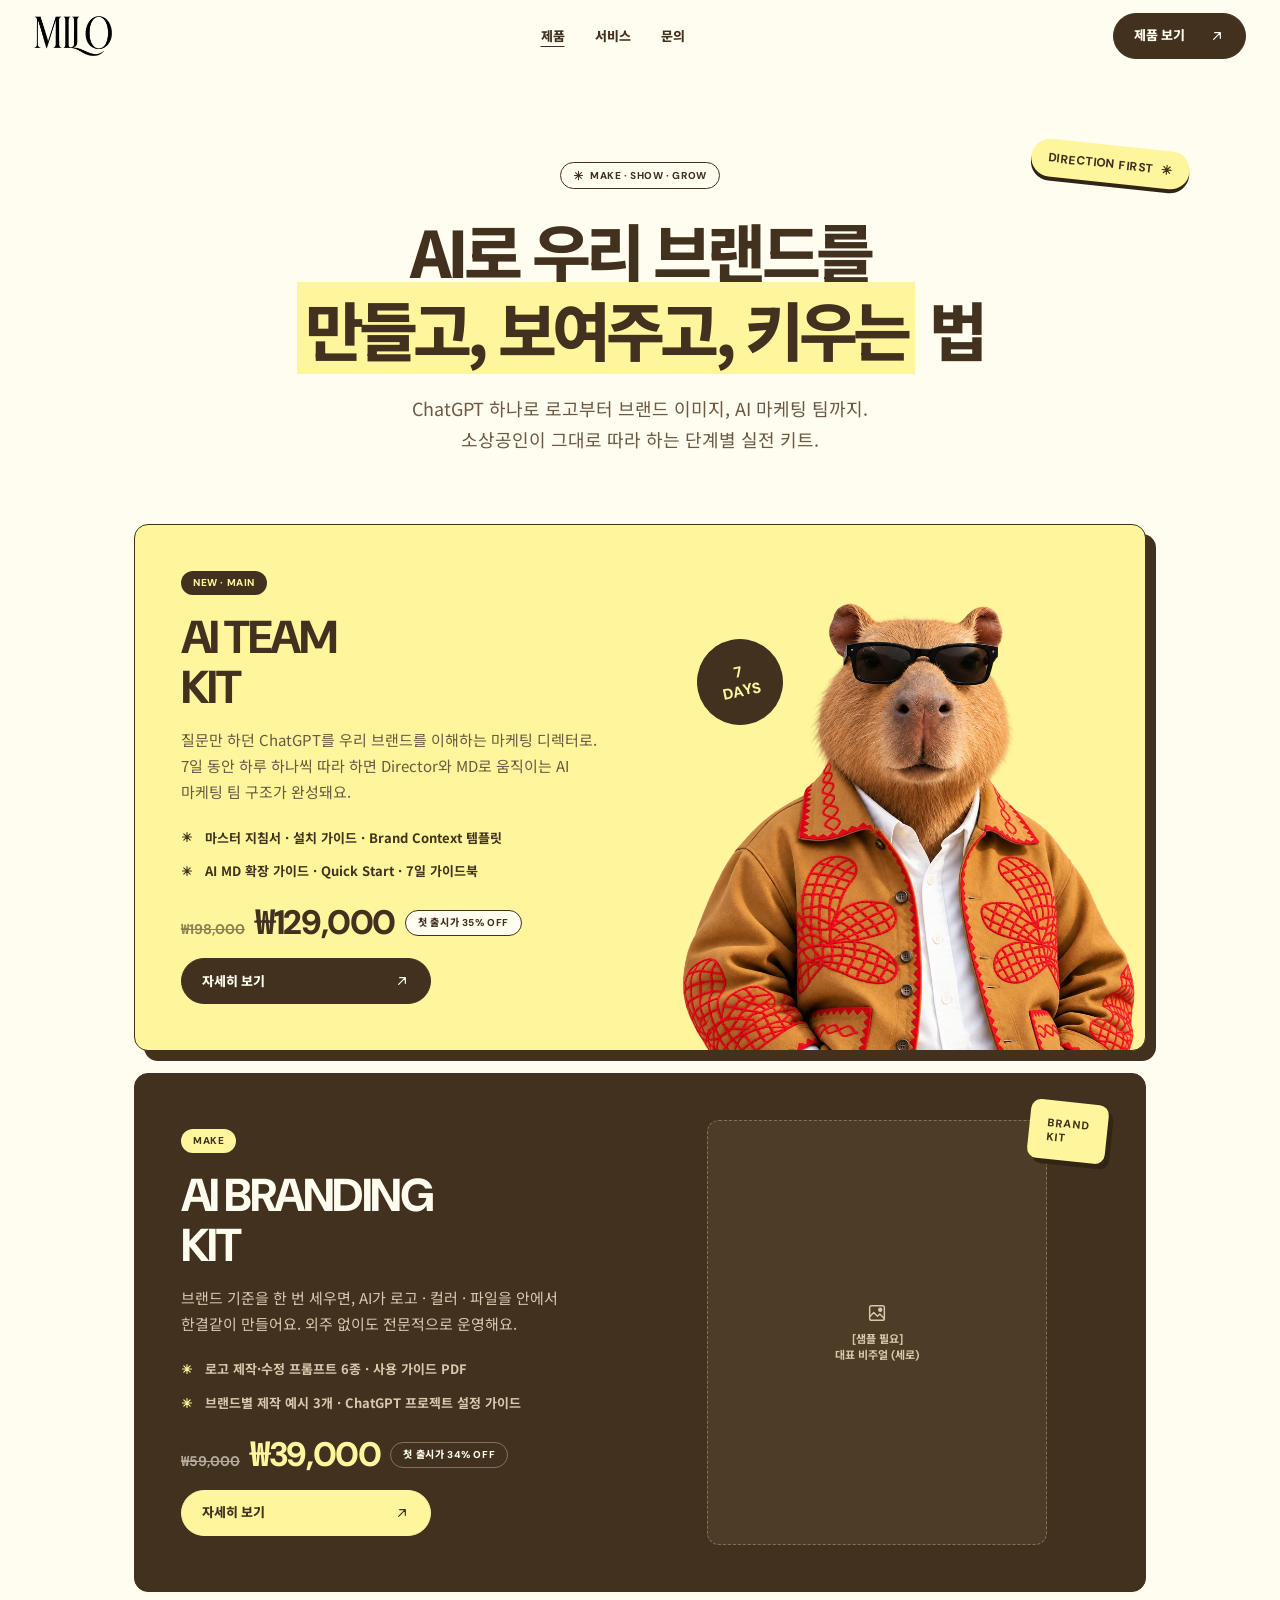
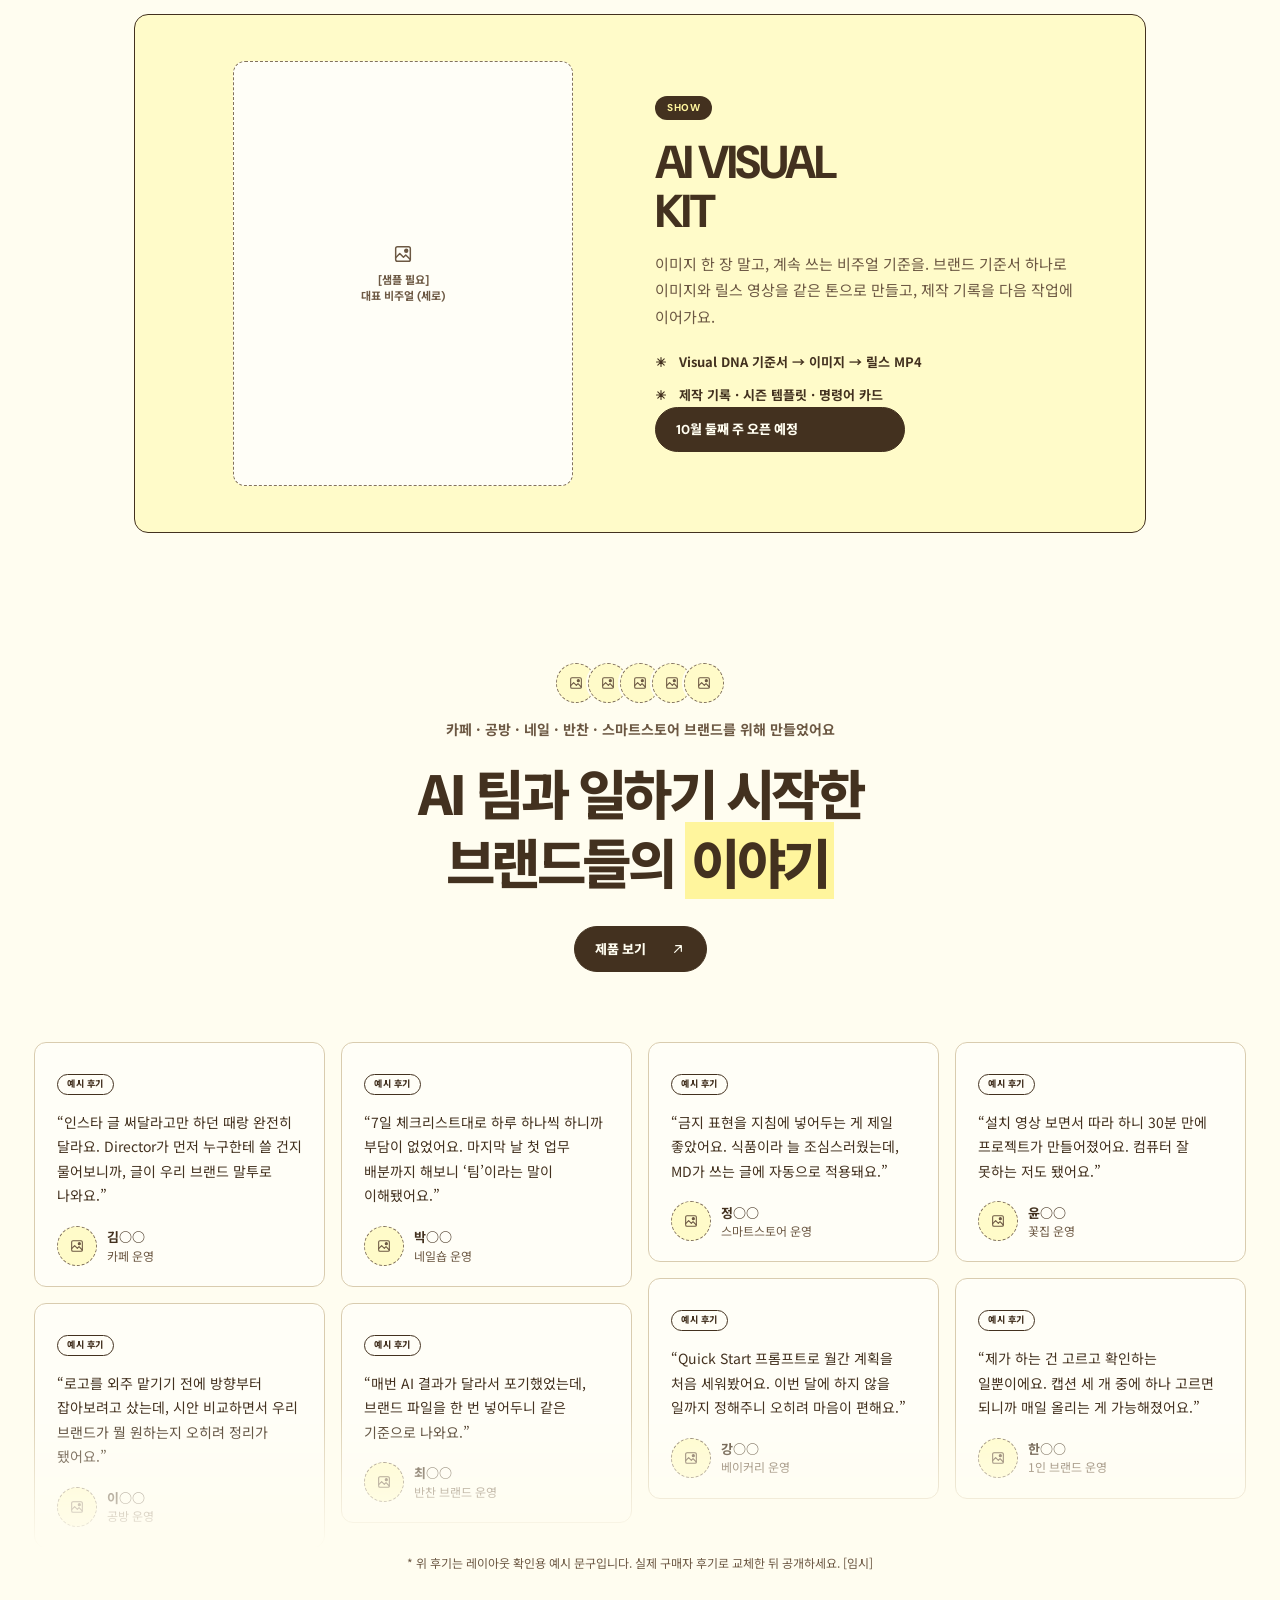
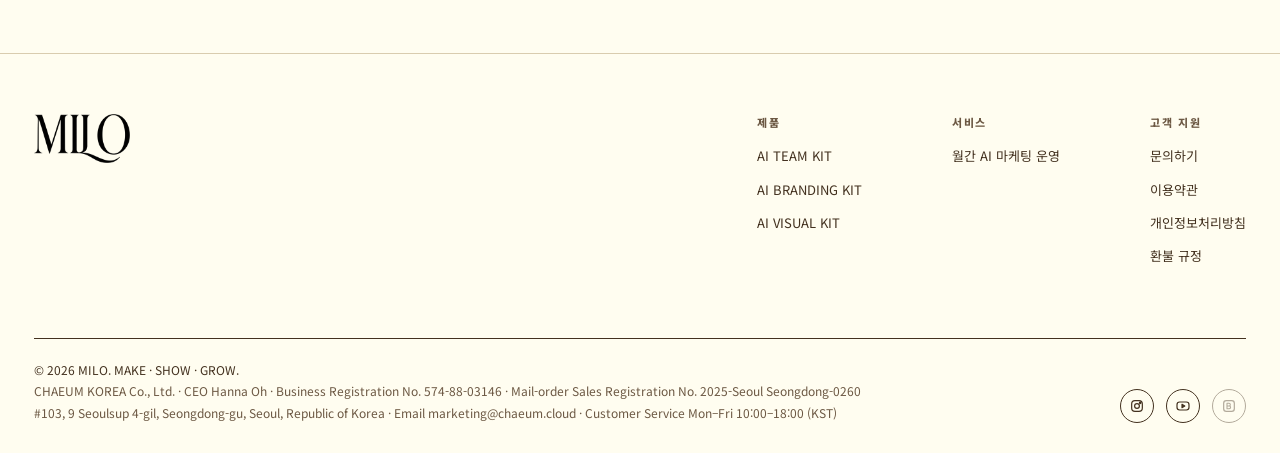
<file: index.html>
<!doctype html>
<html lang="ko">
<head>
  <meta charset="utf-8">
  <meta name="viewport" content="width=device-width, initial-scale=1">
  <meta name="theme-color" content="#fffdf0">
  <meta name="description" content="ChatGPT 하나로 로고부터 브랜드 이미지, AI 마케팅 팀까지. 소상공인을 위한 MILO 실전 키트.">
  <title>MILO — 소상공인을 위한 AI 브랜드 키트</title>
  <link rel="preconnect" href="https://fonts.googleapis.com">
  <link rel="preconnect" href="https://fonts.gstatic.com" crossorigin>
  <link href="https://fonts.googleapis.com/css2?family=DM+Sans:ital,wght@0,400;0,500;0,700;0,800;1,800&family=Noto+Sans+KR:wght@400;500;700;800;900&display=swap" rel="stylesheet">
  <link rel="stylesheet" href="milo-tokens.css">
  <link rel="stylesheet" href="home.css">
  <link rel="stylesheet" href="policy.css">
<!-- Meta Pixel Code -->
<script>
!function(f,b,e,v,n,t,s)
{if(f.fbq)return;n=f.fbq=function(){n.callMethod?
n.callMethod.apply(n,arguments):n.queue.push(arguments)};
if(!f._fbq)f._fbq=n;n.push=n;n.loaded=!0;n.version='2.0';
n.queue=[];t=b.createElement(e);t.async=!0;
t.src=v;s=b.getElementsByTagName(e)[0];
s.parentNode.insertBefore(t,s)}(window, document,'script',
'https://connect.facebook.net/en_US/fbevents.js');
fbq('set', 'autoConfig', false, '2956921151336175'); // 버튼 문구·폼 자동 수집 끔 (개인정보 전송 방지)
fbq('init', '2956921151336175');
fbq('track', 'PageView');
</script>
<noscript><img height="1" width="1" style="display:none"
src="https://www.facebook.com/tr?id=2956921151336175&ev=PageView&noscript=1"
/></noscript>
<!-- End Meta Pixel Code -->
</head>
<body>
<svg xmlns="http://www.w3.org/2000/svg" style="display:none" aria-hidden="true">
  <symbol id="i-star" viewBox="0 0 24 24"><path d="M12 3v18M3 12h18M5.6 5.6l12.8 12.8M18.4 5.6 5.6 18.4" fill="none" stroke="currentColor" stroke-width="2.2" stroke-linecap="round"/></symbol>
  <symbol id="i-arrow-up-right" viewBox="0 0 24 24"><path d="M7 17 17 7M8.5 7H17v8.5" fill="none" stroke="currentColor" stroke-width="1.8" stroke-linecap="round" stroke-linejoin="round"/></symbol>
  <symbol id="i-arrow-right" viewBox="0 0 24 24"><path d="M4 12h16M14 6l6 6-6 6" fill="none" stroke="currentColor" stroke-width="1.8" stroke-linecap="round" stroke-linejoin="round"/></symbol>
  <symbol id="i-image" viewBox="0 0 24 24"><rect x="4" y="4" width="16" height="16" rx="2" fill="none" stroke="currentColor" stroke-width="1.6"/><path d="M4 16l4.5-4.5 4 4 2.5-2.5L20 18" fill="none" stroke="currentColor" stroke-width="1.6" stroke-linejoin="round"/><circle cx="15.5" cy="8.5" r="1.5" fill="currentColor"/></symbol>
  <symbol id="i-sns-insta" viewBox="0 0 24 24"><rect x="4" y="4" width="16" height="16" rx="5" fill="none" stroke="currentColor" stroke-width="1.8"/><circle cx="12" cy="12" r="3.6" fill="none" stroke="currentColor" stroke-width="1.8"/><circle cx="16.8" cy="7.2" r="1.1" fill="currentColor"/></symbol>
  <symbol id="i-sns-youtube" viewBox="0 0 24 24"><rect x="3" y="6" width="18" height="12" rx="4" fill="none" stroke="currentColor" stroke-width="1.8"/><path d="M10.5 9.5v5l4.2-2.5z" fill="currentColor"/></symbol>
  <symbol id="i-sns-blog" viewBox="0 0 24 24"><rect x="4" y="4" width="16" height="16" rx="4" fill="none" stroke="currentColor" stroke-width="1.8"/><path d="M9 8v8h3.4a2 2 0 0 0 0-4H9h3a2 2 0 0 0 0-4z" fill="none" stroke="currentColor" stroke-width="1.6" stroke-linejoin="round"/></symbol>
</svg>

<a class="h-skip" href="#products">본문으로 건너뛰기</a>

<!-- ================= HEADER ================= -->
<header class="h-header" id="top">
  <div class="m-container h-header-inner">
    <a class="h-logo" href="#top" aria-label="MILO 홈"><img src="assets/milo-logo.png" alt="MILO" width="600" height="304"></a>
    <nav class="h-nav" aria-label="주요 메뉴">
      <a href="index.html#products" aria-current="page">제품</a>
      <a href="service/index.html">서비스</a>
      <a href="contact/index.html">문의</a>
    </nav>
    <a class="m-btn h-header-cta" href="#products">제품 보기 <svg class="m-icon"><use href="#i-arrow-up-right"/></svg></a>
  </div>
</header>

<main>
  <!-- ================= HERO ================= -->
  <section class="h-hero">
    <div class="m-container">
      <p class="m-tag is-line h-hero-tag"><svg class="m-icon"><use href="#i-star"/></svg>MAKE · SHOW · GROW</p>
      <h1 class="m-display h-hero-title">AI로 우리 브랜드를<br><span class="m-mark">만들고, 보여주고, 키우는</span> 법</h1>
      <p class="h-hero-lead">ChatGPT 하나로 로고부터 브랜드 이미지, AI 마케팅 팀까지. <br>소상공인이 그대로 따라 하는 단계별 실전 키트.</p>
      <span class="m-sticker h-hero-sticker">Direction first <svg class="m-icon"><use href="#i-star"/></svg></span>
    </div>
  </section>

  <!-- ================= PRODUCTS ================= -->
  <section class="h-products" id="products" aria-label="제품">
    <div class="m-container h-grid">

      <!-- 01 AI TEAM KIT -->
      <article class="h-card h-card--feature reveal">
        <div class="h-card-copy">
          <span class="m-tag is-dark">NEW · MAIN</span>
          <h2 class="h-card-title">AI TEAM<br>KIT</h2>
          <p class="h-card-desc">질문만 하던 ChatGPT를 우리 브랜드를 이해하는 마케팅 디렉터로. 7일 동안 하루 하나씩 따라 하면 Director와 MD로 움직이는 AI 마케팅 팀 구조가 완성돼요.</p>
          <ul class="m-list h-card-list">
            <li><svg class="m-icon"><use href="#i-star"/></svg>마스터 지침서 · 설치 가이드 · Brand Context 템플릿</li>
            <li><svg class="m-icon"><use href="#i-star"/></svg>AI MD 확장 가이드 · Quick Start · 7일 가이드북</li>
          </ul>
          <p class="h-price"><del>₩198,000</del><strong>₩129,000</strong><span class="m-tag is-line">첫 출시가 35% OFF</span></p>
          <a class="m-btn h-card-btn" href="ai-team/index.html">자세히 보기 <svg class="m-icon"><use href="#i-arrow-up-right"/></svg></a>
        </div>
        <figure class="h-card-visual h-feature-visual">
          <img src="assets/director.webp" alt="선글라스를 쓴 카피바라 디렉터 MILO" width="900" height="900">
          <span class="m-sticker-circle h-feature-badge">7<br>DAYS</span>
        </figure>
      </article>

      <!-- 02 AI BRANDING -->
      <article class="h-card h-card--dark reveal">
        <div class="h-card-copy">
          <span class="m-tag">MAKE</span>
          <h2 class="h-card-title">AI BRANDING<br>KIT</h2>
          <p class="h-card-desc">브랜드 기준을 한 번 세우면, AI가 로고 · 컬러 · 파일을 안에서 한결같이 만들어요. 외주 없이도 전문적으로 운영해요.</p>
          <ul class="m-list h-card-list">
            <li><svg class="m-icon"><use href="#i-star"/></svg>로고 제작·수정 프롬프트 6종 · 사용 가이드 PDF</li>
            <li><svg class="m-icon"><use href="#i-star"/></svg>브랜드별 제작 예시 3개 · ChatGPT 프로젝트 설정 가이드</li>
          </ul>
          <p class="h-price"><del>₩59,000</del><strong>₩39,000</strong><span class="m-tag is-line">첫 출시가 34% OFF</span></p>
          <a class="m-btn is-yellow h-card-btn" href="ai-branding/index.html">자세히 보기 <svg class="m-icon"><use href="#i-arrow-up-right"/></svg></a>
        </div>
        <div class="h-card-visual h-logo-visual h-image-visual is-single" aria-hidden="true">
          <div class="h-slot h-slot--portrait"><svg class="m-icon"><use href="#i-image"/></svg>[샘플 필요]<br>대표 비주얼 (세로)</div>
          <span class="m-sticker-square h-logo-sticker">Brand<br>kit</span>
        </div>
      </article>

      <!-- 03 AI VISUAL KIT (10월 둘째 주 오픈 예정 · 가격은 오픈 때 공개) -->
      <article class="h-card h-card--soft reveal">
        <div class="h-card-visual h-image-visual is-single" aria-hidden="true">
          <div class="h-slot h-slot--portrait"><svg class="m-icon"><use href="#i-image"/></svg>[샘플 필요]<br>대표 비주얼 (세로)</div>
        </div>
        <div class="h-card-copy">
          <span class="m-tag is-dark">SHOW</span>
          <h2 class="h-card-title">AI VISUAL<br>KIT</h2>
          <p class="h-card-desc">이미지 한 장 말고, 계속 쓰는 비주얼 기준을. 브랜드 기준서 하나로 이미지와 릴스 영상을 같은 톤으로 만들고, 제작 기록을 다음 작업에 이어가요.</p>
          <ul class="m-list h-card-list">
            <li><svg class="m-icon"><use href="#i-star"/></svg>Visual DNA 기준서 → 이미지 → 릴스 MP4</li>
            <li><svg class="m-icon"><use href="#i-star"/></svg>제작 기록 · 시즌 템플릿 · 명령어 카드</li>
          </ul>
          <span class="m-btn h-card-btn" aria-disabled="true">10월 둘째 주 오픈 예정</span>
        </div>
      </article>

    </div>
  </section>

  <!-- ================= TRUST ================= -->
  <section class="h-trust" id="reviews">
    <div class="m-container">
      <div class="h-avatars" aria-label="이미지 자리 5개"><span title="이미지 자리"><svg class="m-icon"><use href="#i-image"/></svg></span><span title="이미지 자리"><svg class="m-icon"><use href="#i-image"/></svg></span><span title="이미지 자리"><svg class="m-icon"><use href="#i-image"/></svg></span><span title="이미지 자리"><svg class="m-icon"><use href="#i-image"/></svg></span><span title="이미지 자리"><svg class="m-icon"><use href="#i-image"/></svg></span></div>
      <p class="h-trust-lead">카페 · 공방 · 네일 · 반찬 · 스마트스토어 브랜드를 위해 만들었어요</p>
      <h2 class="m-title h-trust-title">AI 팀과 일하기 시작한<br>브랜드들의 <span class="m-mark">이야기</span></h2>
      <a class="m-btn h-trust-btn" href="#products">제품 보기 <svg class="m-icon"><use href="#i-arrow-up-right"/></svg></a>
    </div>

    <div class="m-container">
      <div class="h-reviews">
        <figure class="h-review"><span class="m-tag is-line">예시 후기</span><blockquote>“인스타 글 써달라고만 하던 때랑 완전히 달라요. Director가 먼저 누구한테 쓸 건지 물어보니까, 글이 우리 브랜드 말투로 나와요.”</blockquote><figcaption><i class="h-review-img" aria-hidden="true"><!-- 이미지로 교체: <img src="assets/review-01.webp" alt=""> --><svg class="m-icon"><use href="#i-image"/></svg></i><span><b>김○○</b>카페 운영</span></figcaption></figure>
        <figure class="h-review"><span class="m-tag is-line">예시 후기</span><blockquote>“로고를 외주 맡기기 전에 방향부터 잡아보려고 샀는데, 시안 비교하면서 우리 브랜드가 뭘 원하는지 오히려 정리가 됐어요.”</blockquote><figcaption><i class="h-review-img" aria-hidden="true"><!-- 이미지로 교체: <img src="assets/review-01.webp" alt=""> --><svg class="m-icon"><use href="#i-image"/></svg></i><span><b>이○○</b>공방 운영</span></figcaption></figure>
        <figure class="h-review"><span class="m-tag is-line">예시 후기</span><blockquote>“7일 체크리스트대로 하루 하나씩 하니까 부담이 없었어요. 마지막 날 첫 업무 배분까지 해보니 ‘팀’이라는 말이 이해됐어요.”</blockquote><figcaption><i class="h-review-img" aria-hidden="true"><!-- 이미지로 교체: <img src="assets/review-01.webp" alt=""> --><svg class="m-icon"><use href="#i-image"/></svg></i><span><b>박○○</b>네일숍 운영</span></figcaption></figure>
        <figure class="h-review"><span class="m-tag is-line">예시 후기</span><blockquote>“매번 AI 결과가 달라서 포기했었는데, 브랜드 파일을 한 번 넣어두니 같은 기준으로 나와요.”</blockquote><figcaption><i class="h-review-img" aria-hidden="true"><!-- 이미지로 교체: <img src="assets/review-01.webp" alt=""> --><svg class="m-icon"><use href="#i-image"/></svg></i><span><b>최○○</b>반찬 브랜드 운영</span></figcaption></figure>
        <figure class="h-review"><span class="m-tag is-line">예시 후기</span><blockquote>“금지 표현을 지침에 넣어두는 게 제일 좋았어요. 식품이라 늘 조심스러웠는데, MD가 쓰는 글에 자동으로 적용돼요.”</blockquote><figcaption><i class="h-review-img" aria-hidden="true"><!-- 이미지로 교체: <img src="assets/review-01.webp" alt=""> --><svg class="m-icon"><use href="#i-image"/></svg></i><span><b>정○○</b>스마트스토어 운영</span></figcaption></figure>
        <figure class="h-review"><span class="m-tag is-line">예시 후기</span><blockquote>“Quick Start 프롬프트로 월간 계획을 처음 세워봤어요. 이번 달에 하지 않을 일까지 정해주니 오히려 마음이 편해요.”</blockquote><figcaption><i class="h-review-img" aria-hidden="true"><!-- 이미지로 교체: <img src="assets/review-01.webp" alt=""> --><svg class="m-icon"><use href="#i-image"/></svg></i><span><b>강○○</b>베이커리 운영</span></figcaption></figure>
        <figure class="h-review"><span class="m-tag is-line">예시 후기</span><blockquote>“설치 영상 보면서 따라 하니 30분 만에 프로젝트가 만들어졌어요. 컴퓨터 잘 못하는 저도 됐어요.”</blockquote><figcaption><i class="h-review-img" aria-hidden="true"><!-- 이미지로 교체: <img src="assets/review-01.webp" alt=""> --><svg class="m-icon"><use href="#i-image"/></svg></i><span><b>윤○○</b>꽃집 운영</span></figcaption></figure>
        <figure class="h-review"><span class="m-tag is-line">예시 후기</span><blockquote>“제가 하는 건 고르고 확인하는 일뿐이에요. 캡션 세 개 중에 하나 고르면 되니까 매일 올리는 게 가능해졌어요.”</blockquote><figcaption><i class="h-review-img" aria-hidden="true"><!-- 이미지로 교체: <img src="assets/review-01.webp" alt=""> --><svg class="m-icon"><use href="#i-image"/></svg></i><span><b>한○○</b>1인 브랜드 운영</span></figcaption></figure>
      </div>
      <p class="m-note h-review-note">* 위 후기는 레이아웃 확인용 예시 문구입니다. 실제 구매자 후기로 교체한 뒤 공개하세요. [임시]</p>
    </div>
  </section>
</main>

<!-- ================= FOOTER ================= -->
<footer class="h-footer">
  <div class="m-container">
    <div class="h-footer-top">
      <a class="h-footer-logo" href="#top" aria-label="맨 위로"><img src="assets/milo-logo.png" alt="MILO" width="600" height="304" loading="lazy"></a>
      <div class="h-footer-cols">
        <nav aria-label="제품">
          <p>제품</p>
          <a href="ai-team/index.html">AI TEAM KIT</a>
          <a href="ai-branding/index.html">AI BRANDING KIT</a>
          <a href="#products">AI VISUAL KIT</a>
        </nav>
        <nav aria-label="서비스">
          <p>서비스</p>
          <a href="service/index.html">월간 AI 마케팅 운영</a>
        </nav>
        <nav aria-label="고객 지원">
          <p>고객 지원</p>
          <a href="contact/index.html">문의하기</a>
          <a href="#" data-policy="terms">이용약관</a>
          <a href="#" data-policy="privacy">개인정보처리방침</a>
          <a href="#" data-policy="refund">환불 규정</a>
        </nav>
      </div>
    </div>
    <div class="h-footer-bottom">
      <p>© 2026 MILO. MAKE · SHOW · GROW.<br><span>CHAEUM KOREA Co., Ltd. · CEO Hanna Oh · Business Registration No. 574-88-03146 · Mail-order Sales Registration No. 2025-Seoul Seongdong-0260<br>#103, 9 Seoulsup 4-gil, Seongdong-gu, Seoul, Republic of Korea · Email <a href="mailto:marketing@chaeum.cloud">marketing@chaeum.cloud</a> · Customer Service Mon–Fri 10:00–18:00 (KST)</span></p>
      <div class="h-sns" aria-label="SNS">
        <a href="https://www.instagram.com/director.milo" target="_blank" rel="noopener" aria-label="인스타그램"><svg class="m-icon"><use href="#i-sns-insta"/></svg></a>
        <a href="https://www.youtube.com/@directormilo" target="_blank" rel="noopener" aria-label="유튜브"><svg class="m-icon"><use href="#i-sns-youtube"/></svg></a>
        <a class="is-disabled" aria-disabled="true" aria-label="블로그 (준비 중)"><svg class="m-icon"><use href="#i-sns-blog"/></svg></a>
      </div>
    </div>
  </div>
</footer>

<script>
  document.documentElement.classList.add('js');
  const header = document.querySelector('.h-header');
  const onScroll = () => header.classList.toggle('is-stuck', window.scrollY > 8);
  onScroll(); window.addEventListener('scroll', onScroll, { passive: true });
  const io = new IntersectionObserver((entries) => entries.forEach((e) => {
    if (e.isIntersecting) { e.target.classList.add('in'); io.unobserve(e.target); }
  }), { threshold: 0.15 });
  document.querySelectorAll('.reveal').forEach((el) => io.observe(el));
  document.querySelectorAll('[aria-disabled="true"]').forEach((a) => a.addEventListener('click', (e) => e.preventDefault()));
</script>
<script src="policy.js"></script>
</body>
</html>
</file>
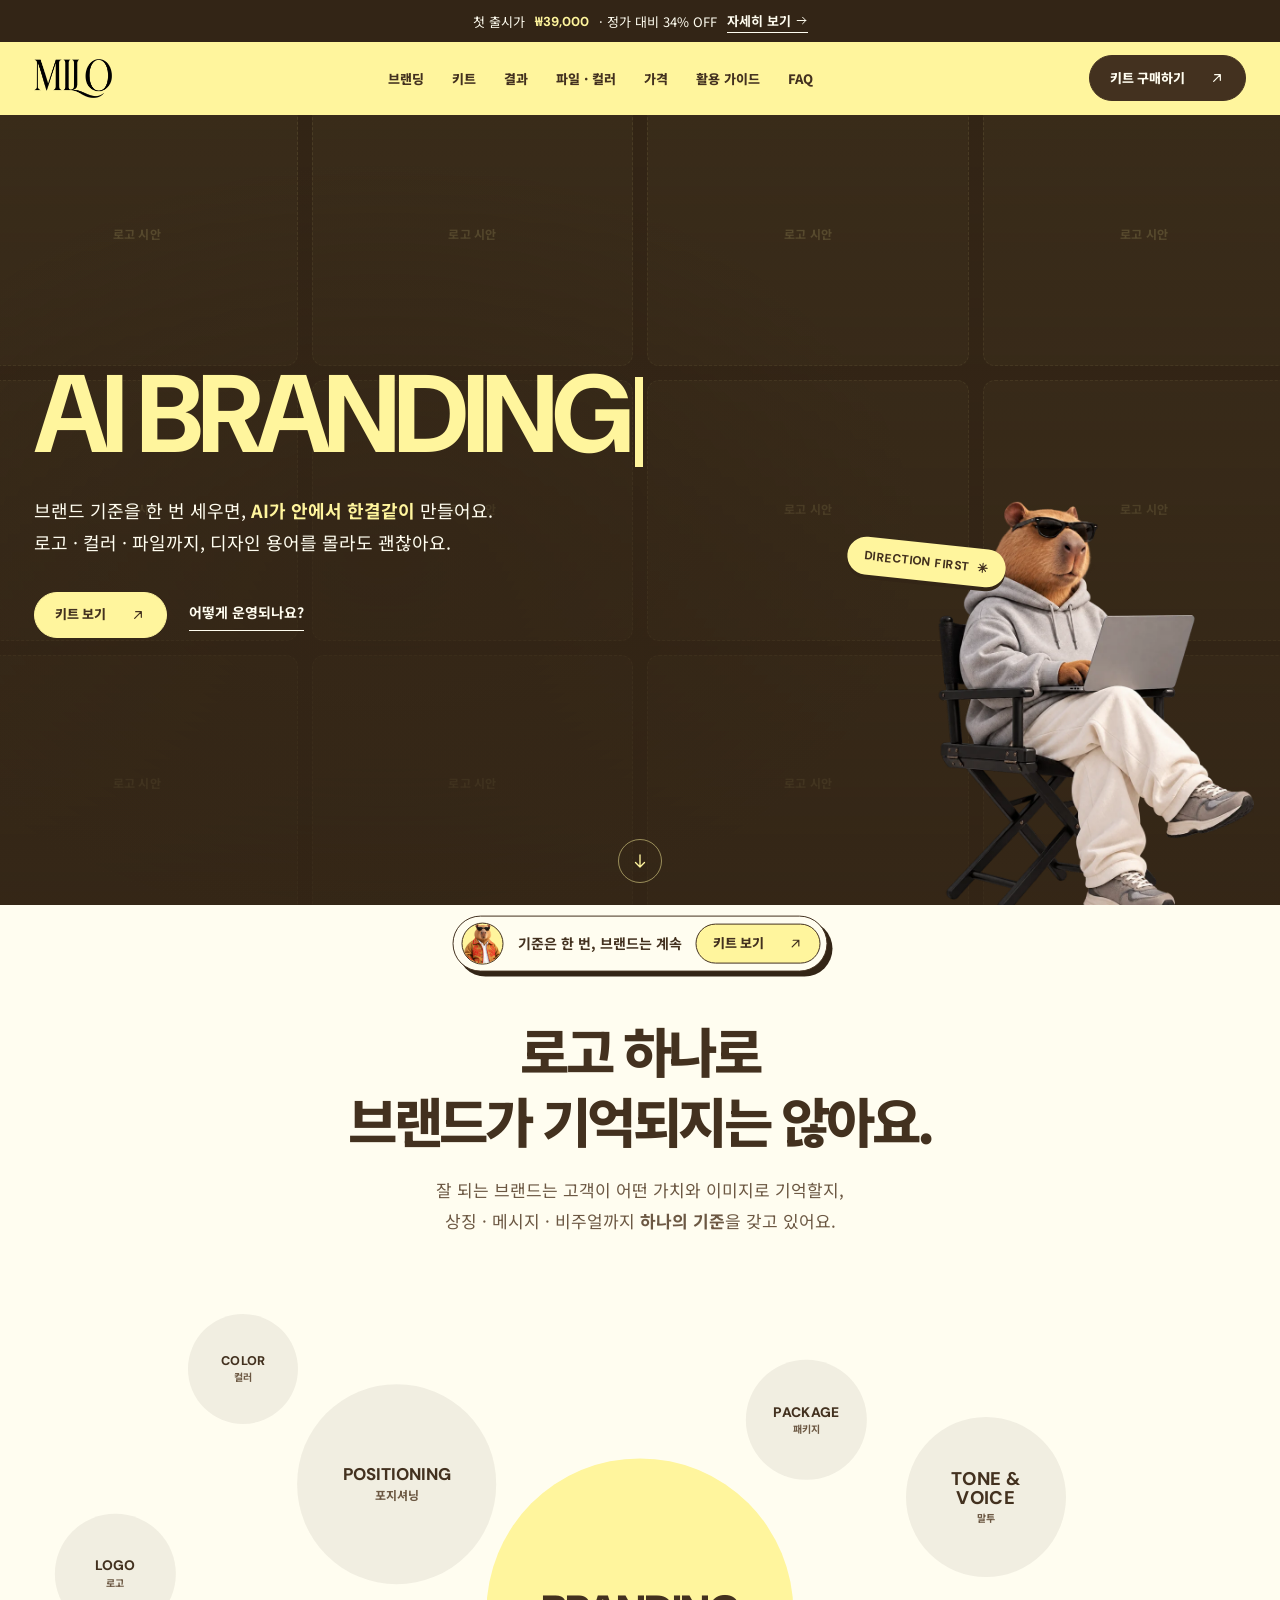
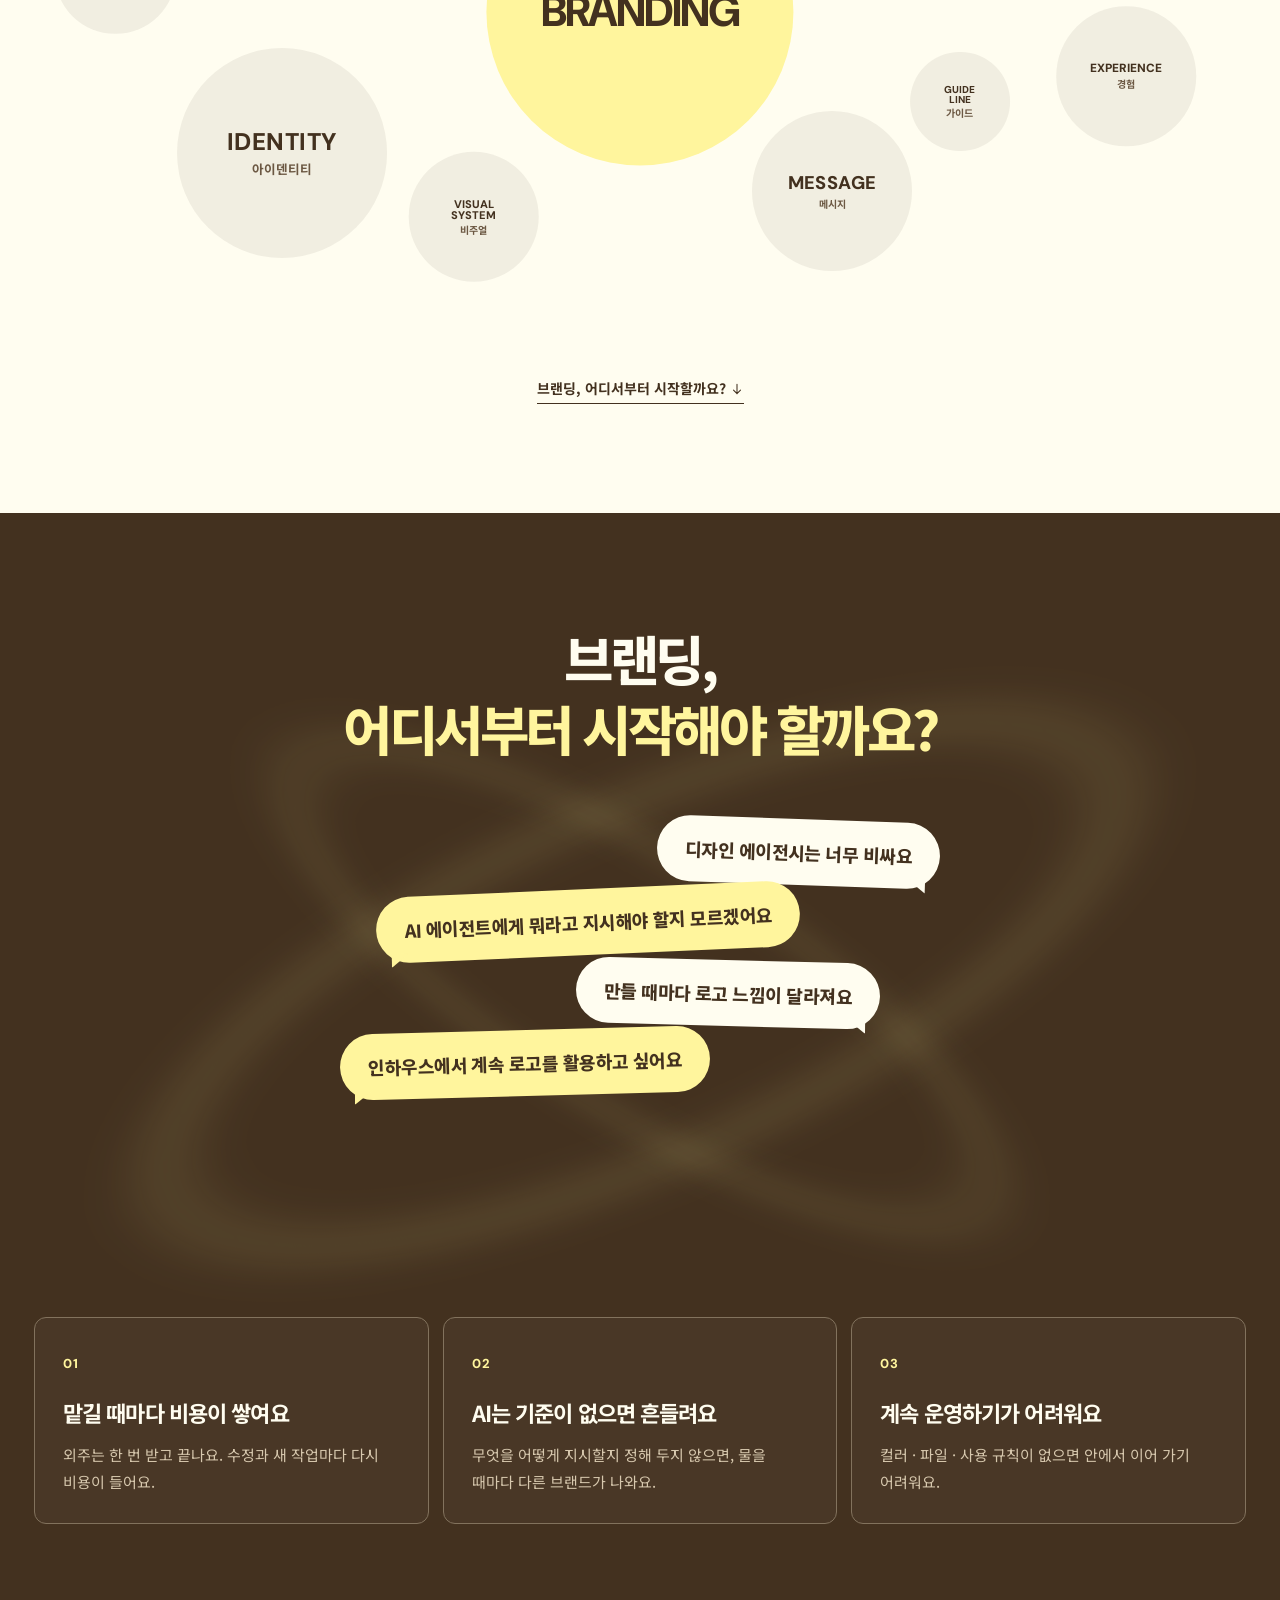
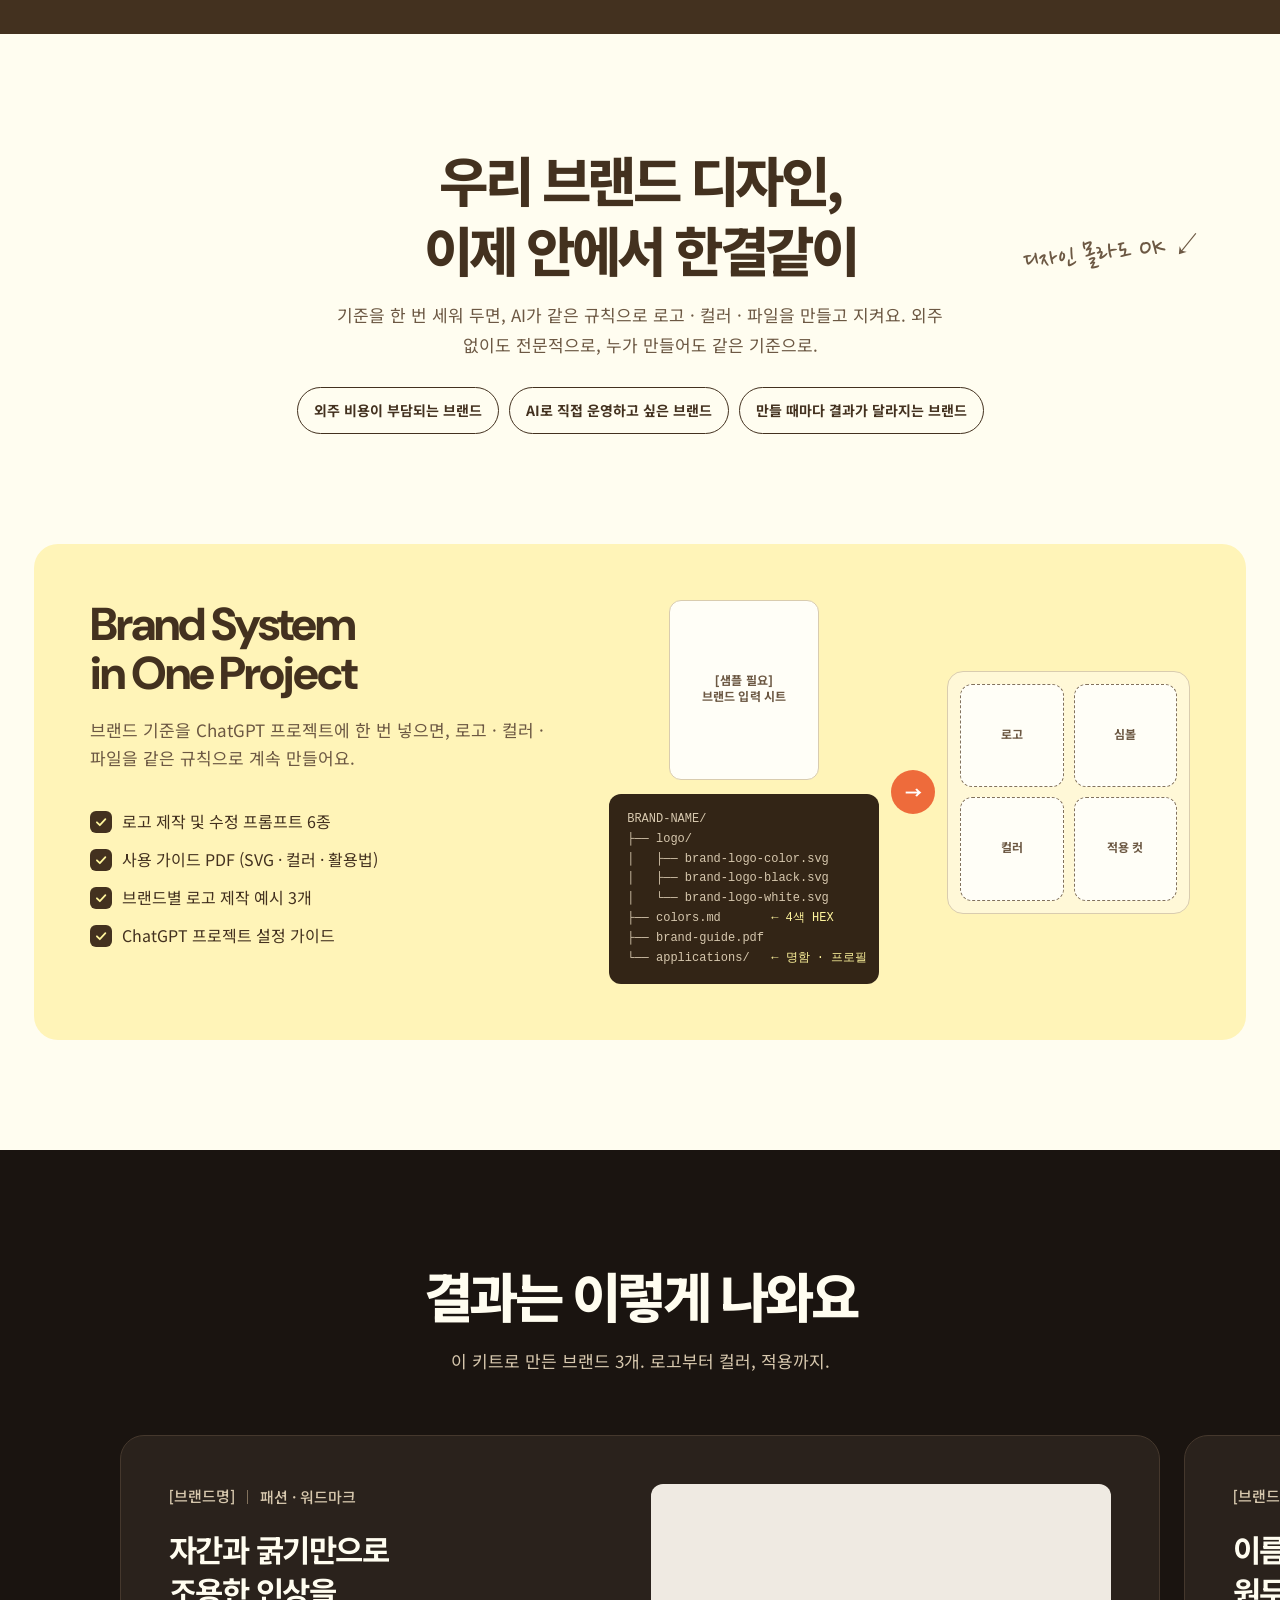
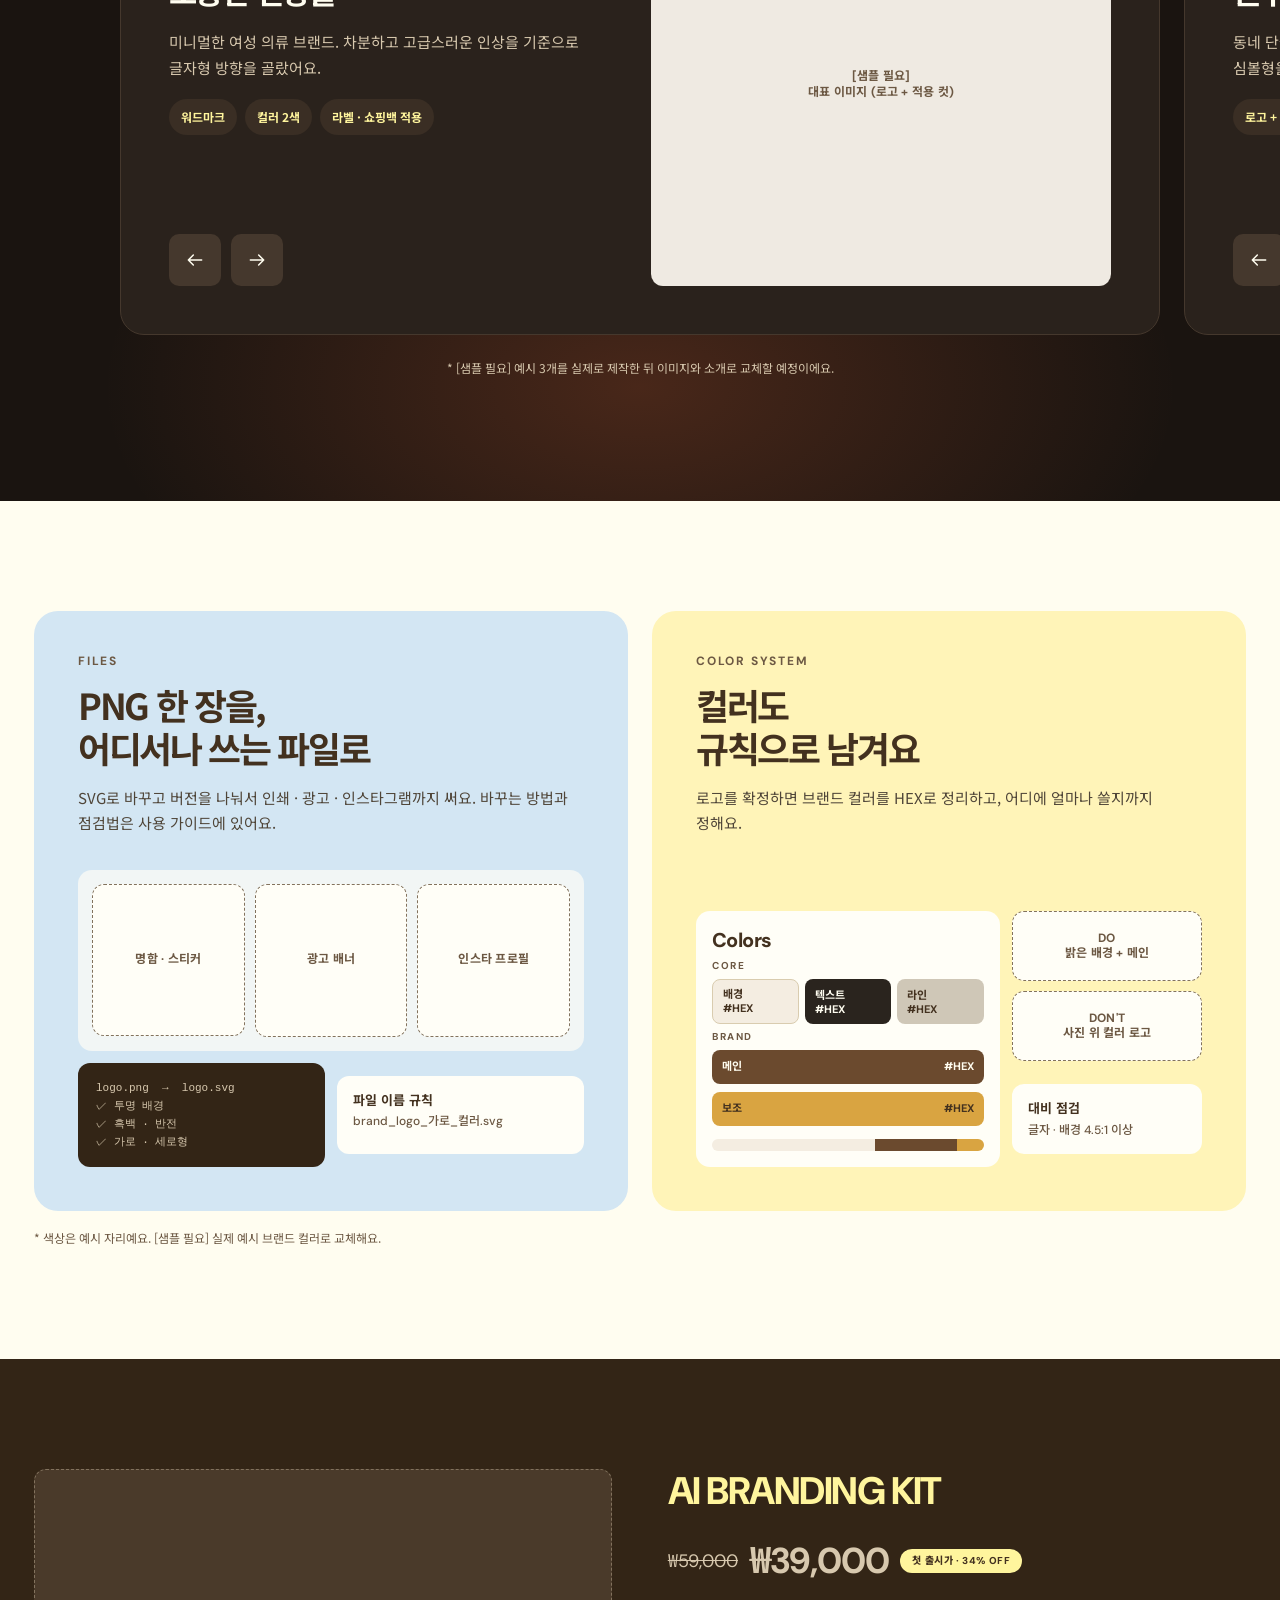
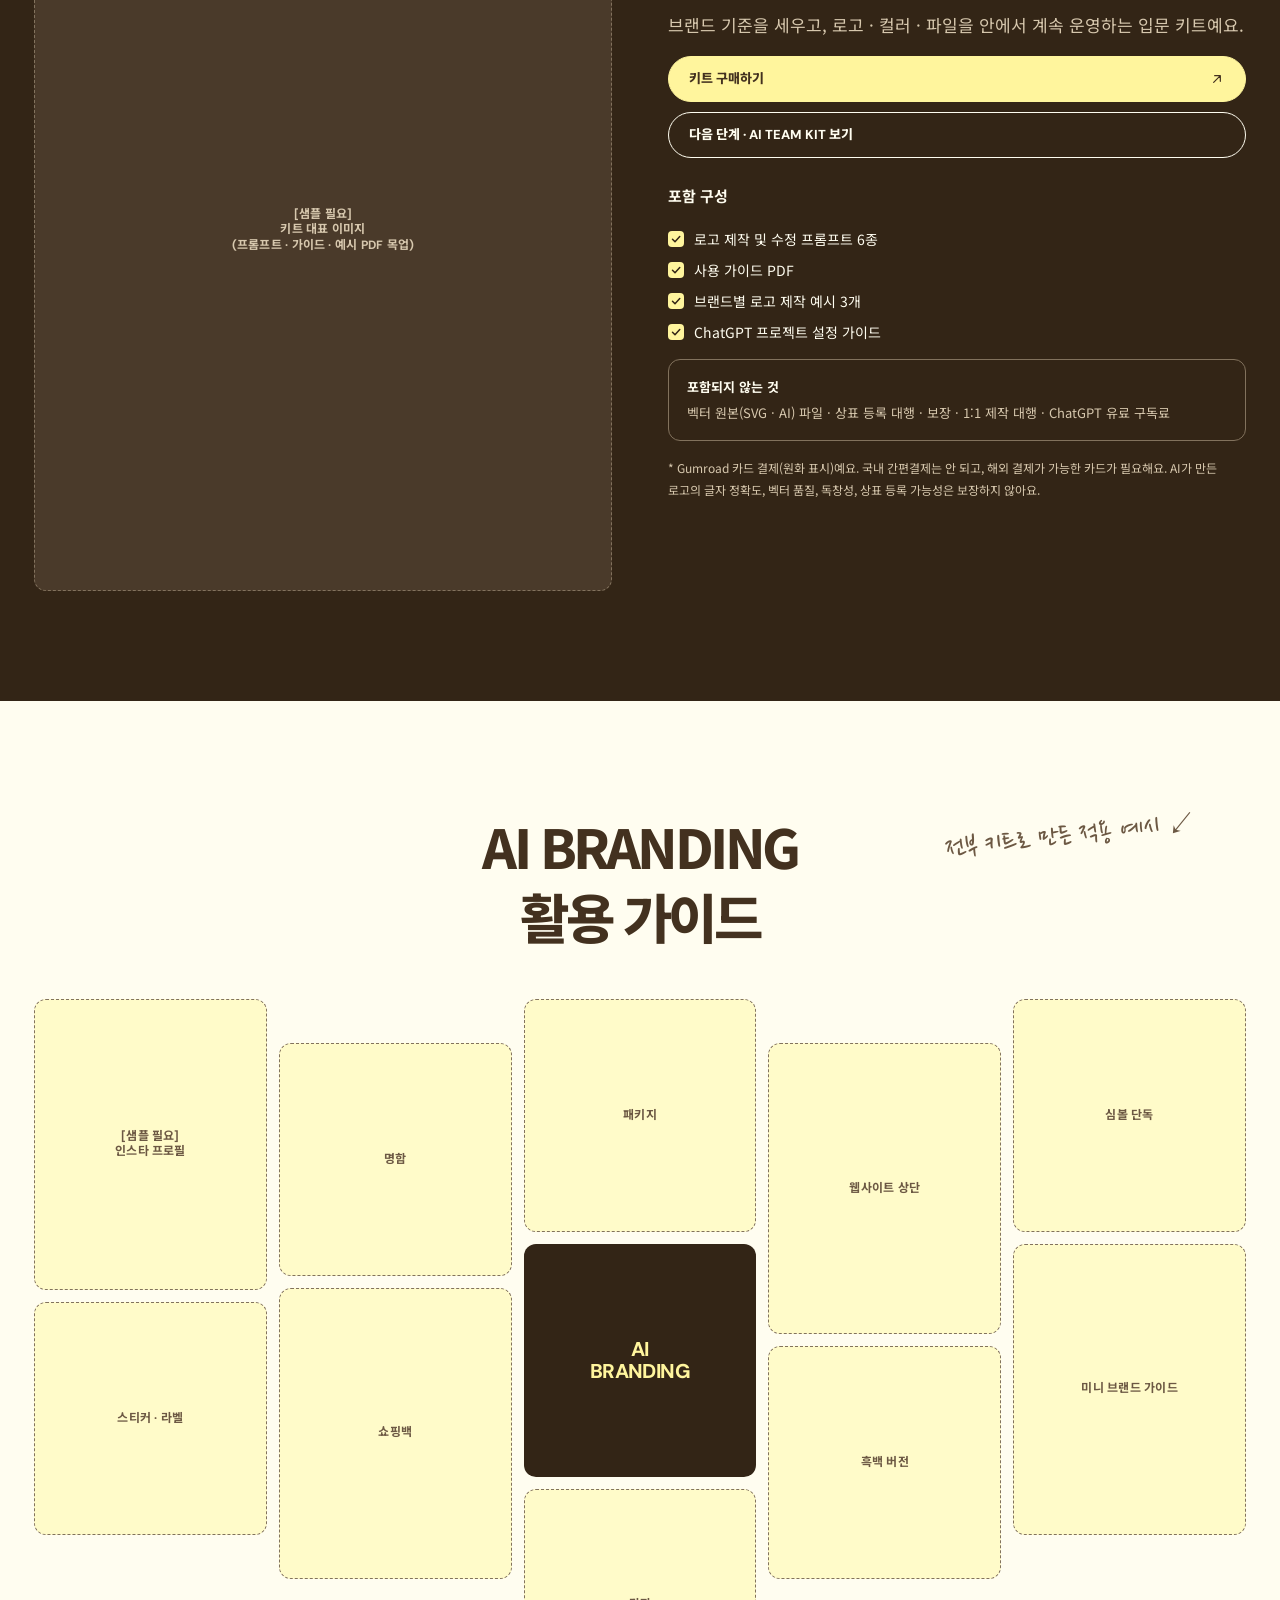
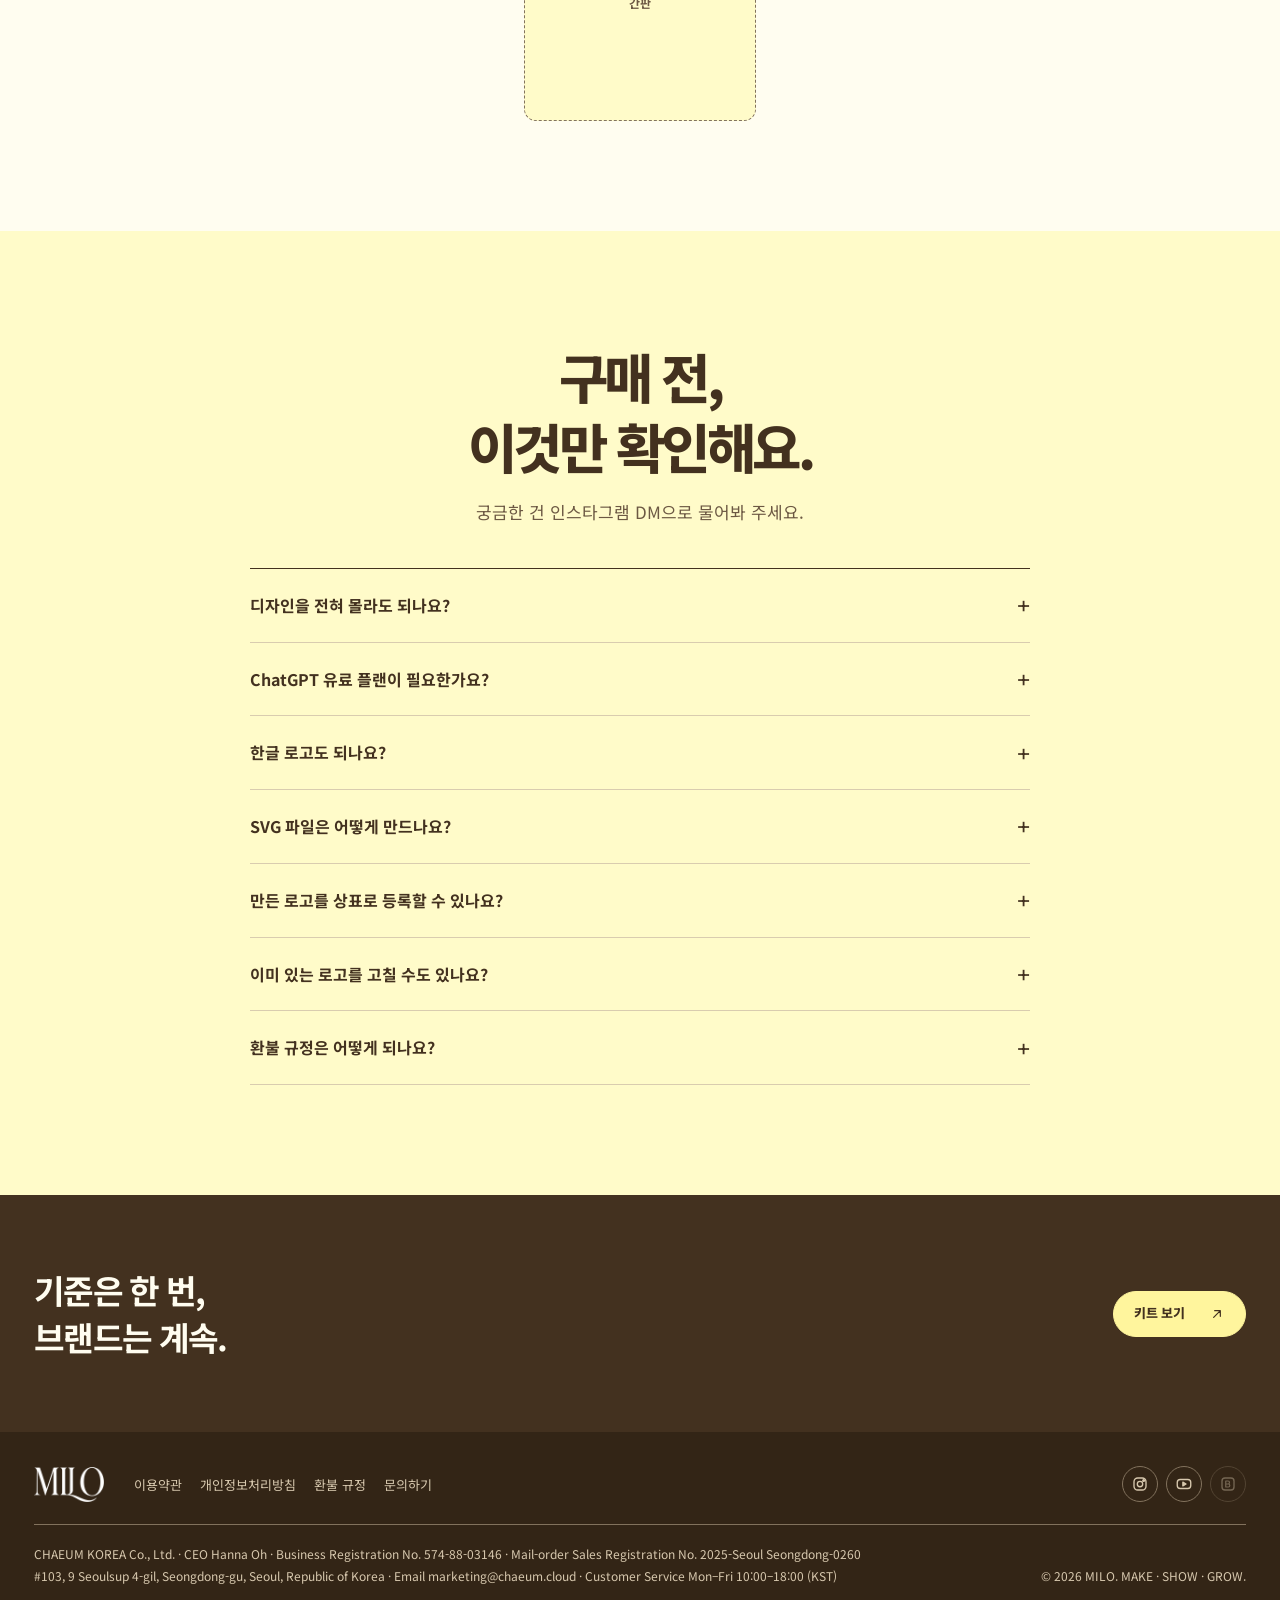
<file: ai-branding/index.html>
<!doctype html>
<html lang="ko">
<head>
  <meta charset="utf-8">
  <meta name="viewport" content="width=device-width, initial-scale=1">
  <meta name="theme-color" content="#332516">
  <meta name="description" content="브랜드 기준을 한 번 세우면, AI가 로고 · 컬러 · 파일을 안에서 한결같이 만들어요. AI BRANDING KIT.">
  <title>AI BRANDING — MILO</title>
  <link rel="preconnect" href="https://fonts.googleapis.com">
  <link rel="preconnect" href="https://fonts.gstatic.com" crossorigin>
  <link href="https://fonts.googleapis.com/css2?family=DM+Sans:ital,wght@0,400;0,500;0,700;0,800;1,800&family=Nanum+Pen+Script&family=Noto+Sans+KR:wght@400;500;700;800;900&display=swap" rel="stylesheet">
  <link rel="stylesheet" href="milo-tokens.css">
  <link rel="stylesheet" href="style.css">
  <link rel="stylesheet" href="../offer.css">
  <link rel="stylesheet" href="branding.css">
  <link rel="stylesheet" href="../policy.css">
<!-- Meta Pixel Code -->
<script>
!function(f,b,e,v,n,t,s)
{if(f.fbq)return;n=f.fbq=function(){n.callMethod?
n.callMethod.apply(n,arguments):n.queue.push(arguments)};
if(!f._fbq)f._fbq=n;n.push=n;n.loaded=!0;n.version='2.0';
n.queue=[];t=b.createElement(e);t.async=!0;
t.src=v;s=b.getElementsByTagName(e)[0];
s.parentNode.insertBefore(t,s)}(window, document,'script',
'https://connect.facebook.net/en_US/fbevents.js');
fbq('set', 'autoConfig', false, '2956921151336175'); // 버튼 문구·폼 자동 수집 끔 (개인정보 전송 방지)
fbq('init', '2956921151336175');
fbq('track', 'PageView');
</script>
<noscript><img height="1" width="1" style="display:none"
src="https://www.facebook.com/tr?id=2956921151336175&ev=PageView&noscript=1"
/></noscript>
<!-- End Meta Pixel Code -->
</head>
<body>
<svg xmlns="http://www.w3.org/2000/svg" style="display:none" aria-hidden="true">
  <symbol id="i-star" viewBox="0 0 24 24"><path d="M12 3v18M3 12h18M5.6 5.6l12.8 12.8M18.4 5.6 5.6 18.4" fill="none" stroke="currentColor" stroke-width="2.2" stroke-linecap="round"/></symbol>
  <symbol id="i-arrow-up-right" viewBox="0 0 24 24"><path d="M7 17 17 7M8.5 7H17v8.5" fill="none" stroke="currentColor" stroke-width="1.8" stroke-linecap="round" stroke-linejoin="round"/></symbol>
  <symbol id="i-arrow-right" viewBox="0 0 24 24"><path d="M4 12h16M14 6l6 6-6 6" fill="none" stroke="currentColor" stroke-width="1.8" stroke-linecap="round" stroke-linejoin="round"/></symbol>
  <symbol id="i-arrow-left" viewBox="0 0 24 24"><path d="M20 12H4M10 6l-6 6 6 6" fill="none" stroke="currentColor" stroke-width="1.8" stroke-linecap="round" stroke-linejoin="round"/></symbol>
  <symbol id="i-arrow-down" viewBox="0 0 24 24"><path d="M12 4v16M6 14l6 6 6-6" fill="none" stroke="currentColor" stroke-width="1.8" stroke-linecap="round" stroke-linejoin="round"/></symbol>
  <symbol id="i-play" viewBox="0 0 24 24"><path d="M8.5 5.5v13a.6.6 0 0 0 .9.5l10.2-6.5a.6.6 0 0 0 0-1L9.4 5a.6.6 0 0 0-.9.5z" fill="currentColor"/></symbol>
  <symbol id="i-check" viewBox="0 0 24 24"><path d="M5 12.5 10 17.5 19.5 7" fill="none" stroke="currentColor" stroke-width="2.2" stroke-linecap="round" stroke-linejoin="round"/></symbol>
  <symbol id="i-image" viewBox="0 0 24 24"><rect x="4" y="4" width="16" height="16" rx="2" fill="none" stroke="currentColor" stroke-width="1.6"/><path d="M4 16l4.5-4.5 4 4 2.5-2.5L20 18" fill="none" stroke="currentColor" stroke-width="1.6" stroke-linejoin="round"/><circle cx="15.5" cy="8.5" r="1.5" fill="currentColor"/></symbol>
  <symbol id="i-rating" viewBox="0 0 24 24"><path d="m12 3.5 2.6 5.3 5.9.9-4.3 4.1 1 5.8L12 16.9l-5.2 2.7 1-5.8-4.3-4.1 5.9-.9z" fill="currentColor"/></symbol>
  <symbol id="i-sns-insta" viewBox="0 0 24 24"><rect x="4" y="4" width="16" height="16" rx="5" fill="none" stroke="currentColor" stroke-width="1.8"/><circle cx="12" cy="12" r="3.6" fill="none" stroke="currentColor" stroke-width="1.8"/><circle cx="16.8" cy="7.2" r="1.1" fill="currentColor"/></symbol>
  <symbol id="i-sns-youtube" viewBox="0 0 24 24"><rect x="3" y="6" width="18" height="12" rx="4" fill="none" stroke="currentColor" stroke-width="1.8"/><path d="M10.5 9.5v5l4.2-2.5z" fill="currentColor"/></symbol>
  <symbol id="i-sns-blog" viewBox="0 0 24 24"><rect x="4" y="4" width="16" height="16" rx="4" fill="none" stroke="currentColor" stroke-width="1.8"/><path d="M9 8v8h3.4a2 2 0 0 0 0-4H9h3a2 2 0 0 0 0-4z" fill="none" stroke="currentColor" stroke-width="1.6" stroke-linejoin="round"/></symbol>
  <symbol id="i-sns-chat" viewBox="0 0 24 24"><path d="M12 5c-4.7 0-8 2.8-8 6.2 0 2.2 1.4 4 3.6 5.1L7 19.5l3.4-2.3c.5.1 1 .1 1.6.1 4.7 0 8-2.8 8-6.1S16.7 5 12 5z" fill="none" stroke="currentColor" stroke-width="1.8" stroke-linejoin="round"/></symbol>
</svg>

<a class="d-skip" href="#main">본문 바로가기</a>

<div class="d-topbar">
  <p>첫 출시가 <b>₩39,000</b> · 정가 대비 34% OFF <a href="#price">자세히 보기 <svg class="m-icon"><use href="#i-arrow-right"/></svg></a></p>
</div>

<header class="d-header" id="top">
  <div class="m-container d-header-inner">
    <a class="d-logo" href="../index.html" aria-label="MILO 홈"><img src="assets/milo-logo.png" alt="MILO" width="600" height="304"></a>
    <nav class="d-nav" aria-label="주요 메뉴">
      <a href="#branding">브랜딩</a><a href="#kit">키트</a><a href="#results">결과</a><a href="#files">파일 · 컬러</a><a href="#price">가격</a><a href="#use">활용 가이드</a><a href="#faq">FAQ</a>
    </nav>
    <a class="m-btn d-header-cta" href="#price">키트 구매하기 <svg class="m-icon"><use href="#i-arrow-up-right"/></svg></a>
  </div>
</header>

<main id="main">

  <!-- 1. HERO -->
  <section class="d-hero" aria-labelledby="hero-title">
    <div class="d-hero-tiles" aria-hidden="true">
      <div class="d-frame">로고 시안</div><div class="d-frame">로고 시안</div><div class="d-frame">로고 시안</div><div class="d-frame">로고 시안</div>
      <div class="d-frame">로고 시안</div><div class="d-frame">로고 시안</div><div class="d-frame">로고 시안</div><div class="d-frame">로고 시안</div>
      <div class="d-frame">로고 시안</div><div class="d-frame">로고 시안</div><div class="d-frame">로고 시안</div><div class="d-frame">로고 시안</div>
    </div>
    <div class="m-container d-hero-inner">
      <h1 id="hero-title" class="d-type" data-type="AI BRANDING"><span class="d-type-text">AI BRANDING</span><span class="d-caret" aria-hidden="true"></span></h1>
      <p class="d-hero-lead">브랜드 기준을 한 번 세우면, <b>AI가 안에서 한결같이</b> 만들어요.<br>로고 · 컬러 · 파일까지, 디자인 용어를 몰라도 괜찮아요.</p>
      <div class="d-hero-actions">
        <a class="m-btn is-yellow" href="#price">키트 보기 <svg class="m-icon"><use href="#i-arrow-up-right"/></svg></a>
        <a class="m-link d-hero-link" href="#kit">어떻게 운영되나요?</a>
      </div>
    </div>
    <figure class="d-hero-char">
      <img src="assets/director-chair.webp" alt="디렉터 의자에 앉아 노트북을 든 MILO 카피바라 캐릭터" width="768" height="960">
      <span class="m-sticker d-hero-sticker">Direction first <svg class="m-icon"><use href="#i-star"/></svg></span>
    </figure>
    <a class="d-scroll" href="#branding" aria-label="아래로 스크롤"><svg class="m-icon"><use href="#i-arrow-down"/></svg></a>
  </section>

  <!-- 브랜딩 요소 (AI TEAM 마케팅 원형 레이아웃) -->
  <section class="m-section is-cream d-marketing" id="branding" aria-labelledby="bd-title">
    <div class="m-container">
      <div class="d-center-head reveal">
        <h2 id="bd-title" class="m-title">로고 하나로<br>브랜드가 기억되지는 않아요.</h2>
        <p>잘 되는 브랜드는 고객이 어떤 가치와 이미지로 기억할지,<br>상징 · 메시지 · 비주얼까지 <b>하나의 기준</b>을 갖고 있어요.</p>
      </div>
    </div>
    <div class="d-orbit" aria-label="브랜딩을 이루는 요소">
      <div class="d-orbit-core"><span>BRANDING</span></div>
      <span class="d-node is-long" style="--i:0;--x:31%;--y:30%;--w:15.6;--mx:24%;--my:20%;--mw:30">POSITIONING<small>포지셔닝</small></span>
      <span class="d-node" style="--i:1;--x:22%;--y:72%;--w:16.4;--mx:22%;--my:78%;--mw:32">IDENTITY<small>아이덴티티</small></span>
      <span class="d-node" style="--i:2;--x:9%;--y:44%;--w:9.4;--mx:8%;--my:50%;--mw:18">LOGO<small>로고</small></span>
      <span class="d-node" style="--i:3;--x:19%;--y:12%;--w:8.6;--mx:48%;--my:6%;--mw:17">COLOR<small>컬러</small></span>
      <span class="d-node is-long" style="--i:4;--x:37%;--y:82%;--w:10.2;--mx:54%;--my:92%;--mw:20">VISUAL<br>SYSTEM<small>비주얼</small></span>
      <span class="d-node" style="--i:5;--x:65%;--y:78%;--w:12.5;--mx:80%;--my:80%;--mw:26">MESSAGE<small>메시지</small></span>
      <span class="d-node" style="--i:6;--x:63%;--y:20%;--w:9.4;--mx:78%;--my:20%;--mw:20">PACKAGE<small>패키지</small></span>
      <span class="d-node" style="--i:7;--x:77%;--y:32%;--w:12.5;--mx:92%;--my:44%;--mw:24">TONE &amp;<br>VOICE<small>말투</small></span>
      <span class="d-node is-long" style="--i:8;--x:75%;--y:64%;--w:7.8;--mx:95%;--my:63%;--mw:13">GUIDE<br>LINE<small>가이드</small></span>
      <span class="d-node is-long" style="--i:9;--x:88%;--y:60%;--w:10.9;--mx:7%;--my:96%;--mw:18">EXPERIENCE<small>경험</small></span>
    </div>
    <div class="m-container">
      <p class="d-center-link reveal"><a class="m-link" href="#problem">브랜딩, 어디서부터 시작할까요? <svg class="m-icon" style="display:inline;vertical-align:-2px"><use href="#i-arrow-down"/></svg></a></p>
    </div>
  </section>

  <!-- 브랜드 디자인 운영의 어려움 (AI TEAM 문제 제기 레이아웃) -->
  <section class="m-section is-dark d-problem" id="problem" aria-labelledby="pb-title">
    <div class="d-swirl" aria-hidden="true"></div>
    <div class="m-container">
      <div class="d-center-head reveal">
        <h2 id="pb-title" class="m-title">브랜딩,<br><em>어디서부터 시작해야 할까요?</em></h2>
      </div>
      <div class="d-chat" aria-label="브랜드 디자인을 운영하며 자주 하는 말">
        <p class="d-say is-r">디자인 에이전시는 너무 비싸요</p>
        <p class="d-say is-l">AI 에이전트에게 뭐라고 지시해야 할지 모르겠어요</p>
        <p class="d-say is-r">만들 때마다 로고 느낌이 달라져요</p>
        <p class="d-say is-l">인하우스에서 계속 로고를 활용하고 싶어요</p>
        <p class="d-say is-r">로고 파일이 여기저기 흩어져 있어요</p>
        <p class="d-say is-l">원하는 느낌을 말로 설명하기 어려워요</p>
      </div>
      <div class="d-causes">
        <article class="reveal"><span class="d-num">01</span><h3>맡길 때마다 비용이 쌓여요</h3><p>외주는 한 번 받고 끝나요. 수정과 새 작업마다 다시 비용이 들어요.</p></article>
        <article class="reveal"><span class="d-num">02</span><h3>AI는 기준이 없으면 흔들려요</h3><p>무엇을 어떻게 지시할지 정해 두지 않으면, 물을 때마다 다른 브랜드가 나와요.</p></article>
        <article class="reveal"><span class="d-num">03</span><h3>계속 운영하기가 어려워요</h3><p>컬러 · 파일 · 사용 규칙이 없으면 안에서 이어 가기 어려워요.</p></article>
      </div>
    </div>
  </section>

  <!-- S1 한결같이 운영 -->
  <section class="m-section is-cream l-intro" id="intro" aria-labelledby="in-title">
    <div class="m-container l-center reveal">
      <h2 id="in-title" class="m-title">우리 브랜드 디자인,<br>이제 안에서 한결같이</h2>
      <p class="l-lead">기준을 한 번 세워 두면, AI가 같은 규칙으로 로고 · 컬러 · 파일을 만들고 지켜요. 외주 없이도 전문적으로, 누가 만들어도 같은 기준으로.</p>
      <ul class="l-tags"><li>외주 비용이 부담되는 브랜드</li><li>AI로 직접 운영하고 싶은 브랜드</li><li>만들 때마다 결과가 달라지는 브랜드</li></ul>
    </div>
    <span class="l-hand" aria-hidden="true">디자인 몰라도 OK ↙</span>
  </section>

  <!-- S2 KIT이 하는 일 -->
  <section class="m-section is-cream" id="kit" aria-labelledby="kit-title" style="padding-top:0">
    <div class="m-container">
      <article class="l-sys reveal">
        <div class="l-sys-copy">
          <h2 id="kit-title">Brand System<br>in One Project</h2>
          <p>브랜드 기준을 ChatGPT 프로젝트에 한 번 넣으면, 로고 · 컬러 · 파일을 같은 규칙으로 계속 만들어요.</p>
          <ul class="l-check">
            <li>로고 제작 및 수정 프롬프트 6종</li>
            <li>사용 가이드 PDF (SVG · 컬러 · 활용법)</li>
            <li>브랜드별 로고 제작 예시 3개</li>
            <li>ChatGPT 프로젝트 설정 가이드</li>
          </ul>
        </div>
        <div class="l-sys-visual">
          <div class="l-sys-in">
            <div class="d-frame">[샘플 필요]<br>브랜드 입력 시트</div>
<pre class="l-code" aria-label="결과 폴더 구조 예시">BRAND-NAME/
├── logo/
│   ├── brand-logo-color.svg
│   ├── brand-logo-black.svg
│   └── brand-logo-white.svg
├── colors.md       <b>← 4색 HEX</b>
├── brand-guide.pdf
└── applications/   <b>← 명함 · 프로필</b></pre>
          </div>
          <span class="l-sys-arrow" aria-hidden="true">→</span>
          <div class="l-sys-out">
            <div class="d-frame">로고</div><div class="d-frame">심볼</div><div class="d-frame">컬러</div><div class="d-frame">적용 컷</div>
          </div>
        </div>
      </article>
    </div>
  </section>

  <!-- S3 결과 (포트폴리오 슬라이드) -->
  <section class="m-section l-port-sec" id="results" aria-labelledby="rs-title">
    <div class="m-container l-center reveal">
      <h2 id="rs-title" class="m-title">결과는 이렇게 나와요</h2>
      <p class="l-lead">이 키트로 만든 브랜드 3개. 로고부터 컬러, 적용까지.</p>
    </div>
    <div class="l-port-track" id="port" tabindex="0" aria-label="브랜드 제작 예시 슬라이드">
      <article class="l-port">
        <div class="l-port-copy">
          <p class="l-port-meta">[브랜드명]<i aria-hidden="true"></i><span>패션 · 워드마크</span></p>
          <h3>자간과 굵기만으로<br>조용한 인상을</h3>
          <p>미니멀한 여성 의류 브랜드. 차분하고 고급스러운 인상을 기준으로 글자형 방향을 골랐어요.</p>
          <ul class="l-port-tags"><li>워드마크</li><li>컬러 2색</li><li>라벨 · 쇼핑백 적용</li></ul>
          <div class="l-port-nav">
            <button type="button" data-slide="port" data-dir="-1" aria-label="이전 프로젝트"><svg class="m-icon"><use href="#i-arrow-left"/></svg></button>
            <button type="button" data-slide="port" data-dir="1" aria-label="다음 프로젝트"><svg class="m-icon"><use href="#i-arrow-right"/></svg></button>
          </div>
        </div>
        <div class="d-frame">[샘플 필요]<br>대표 이미지 (로고 + 적용 컷)</div>
      </article>
      <article class="l-port">
        <div class="l-port-copy">
          <p class="l-port-meta">[브랜드명]<i aria-hidden="true"></i><span>카페 · 심볼+글자</span></p>
          <h3>이름의 의미를<br>원두 심볼 하나로</h3>
          <p>동네 단골이 많은 작은 카페. 따뜻하고 친근한 인상을 기준으로 심볼형을 골랐어요.</p>
          <ul class="l-port-tags"><li>로고 + 심볼 단독</li><li>컬러 3색</li><li>컵 · 라벨 적용</li></ul>
          <div class="l-port-nav">
            <button type="button" data-slide="port" data-dir="-1" aria-label="이전 프로젝트"><svg class="m-icon"><use href="#i-arrow-left"/></svg></button>
            <button type="button" data-slide="port" data-dir="1" aria-label="다음 프로젝트"><svg class="m-icon"><use href="#i-arrow-right"/></svg></button>
          </div>
        </div>
        <div class="d-frame">[샘플 필요]<br>대표 이미지 (로고 + 적용 컷)</div>
      </article>
      <article class="l-port">
        <div class="l-port-copy">
          <p class="l-port-meta">[브랜드명]<i aria-hidden="true"></i><span>반려동물 · 캐릭터</span></p>
          <h3>계속 쓰는<br>브랜드 캐릭터</h3>
          <p>반려동물 용품 브랜드. 캐릭터 규칙 카드를 만들어 표정과 포즈를 이어 가요.</p>
          <ul class="l-port-tags"><li>캐릭터 로고</li><li>규칙 카드</li><li>스티커 · 프로필 적용</li></ul>
          <div class="l-port-nav">
            <button type="button" data-slide="port" data-dir="-1" aria-label="이전 프로젝트"><svg class="m-icon"><use href="#i-arrow-left"/></svg></button>
            <button type="button" data-slide="port" data-dir="1" aria-label="다음 프로젝트"><svg class="m-icon"><use href="#i-arrow-right"/></svg></button>
          </div>
        </div>
        <div class="d-frame">[샘플 필요]<br>대표 이미지 (로고 + 적용 컷)</div>
      </article>
    </div>
    <p class="m-note l-center">* [샘플 필요] 예시 3개를 실제로 제작한 뒤 이미지와 소개로 교체할 예정이에요.</p>
  </section>

  <!-- S4 · S5 -->
  <section class="m-section is-cream" id="files" aria-label="파일과 컬러 시스템">
    <div class="m-container l-duo">
      <article class="l-duo-card is-sky reveal">
        <small>FILES</small>
        <h2>PNG 한 장을,<br>어디서나 쓰는 파일로</h2>
        <p>SVG로 바꾸고 버전을 나눠서 인쇄 · 광고 · 인스타그램까지 써요. 바꾸는 방법과 점검법은 사용 가이드에 있어요.</p>
        <div class="l-duo-visual">
          <div class="l-use-row"><div class="d-frame">명함 · 스티커</div><div class="d-frame">광고 배너</div><div class="d-frame">인스타 프로필</div></div>
          <div class="l-duo-foot">
<pre class="l-code">logo.png  →  logo.svg
✓ 투명 배경
✓ 흑백 · 반전
✓ 가로 · 세로형</pre>
            <p class="l-chip"><b>파일 이름 규칙</b><code>brand_logo_가로_컬러.svg</code></p>
          </div>
        </div>
      </article>
      <article class="l-duo-card is-butter reveal">
        <small>COLOR SYSTEM</small>
        <h2>컬러도<br>규칙으로 남겨요</h2>
        <p>로고를 확정하면 브랜드 컬러를 HEX로 정리하고, 어디에 얼마나 쓸지까지 정해요.</p>
        <div class="l-duo-visual l-colors">
          <div class="l-palette">
            <h3>Colors</h3>
            <small class="m-note">CORE</small>
            <div class="l-core"><span class="l-sw" style="background:#f4ede1;border:1px solid var(--line)">배경<br>#HEX</span><span class="l-sw" style="background:#2a241e;color:#fffdf0">텍스트<br>#HEX</span><span class="l-sw" style="background:#cfc7b7">라인<br>#HEX</span></div>
            <small class="m-note">BRAND</small>
            <span class="l-sw is-row" style="background:#6b4a2e;color:#fffdf0">메인<span>#HEX</span></span>
            <span class="l-sw is-row" style="background:#d9a441">보조<span>#HEX</span></span>
            <div class="l-ratio" aria-label="사용 비율 예시 60 · 30 · 10"><i style="flex:6;background:#f4ede1"></i><i style="flex:3;background:#6b4a2e"></i><i style="flex:1;background:#d9a441"></i></div>
          </div>
          <div class="l-dos">
            <div class="d-frame">DO<br>밝은 배경 + 메인</div>
            <div class="d-frame">DON'T<br>사진 위 컬러 로고</div>
            <p class="l-chip"><b>대비 점검</b><code>글자 · 배경 4.5:1 이상</code></p>
          </div>
        </div>
      </article>
    </div>
    <p class="m-container m-note" style="margin-top:16px">* 색상은 예시 자리예요. [샘플 필요] 실제 예시 브랜드 컬러로 교체해요.</p>
  </section>

  <!-- S6 가격 · 구성 -->
  <section class="m-section is-deep" id="price" aria-labelledby="pr-title">
    <div class="m-container l-offer">
      <div class="l-offer-media reveal">
        <div class="d-frame">[샘플 필요]<br>키트 대표 이미지<br>(프롬프트 · 가이드 · 예시 PDF 목업)</div>
      </div>
      <div class="l-offer-card reveal">
        <h2 id="pr-title">AI BRANDING KIT</h2>
        <p class="l-price"><del>₩59,000</del><strong>₩39,000</strong><span class="m-tag" style="background:var(--yellow);color:var(--brown)">첫 출시가 · 34% OFF</span></p>
        <p>브랜드 기준을 세우고, 로고 · 컬러 · 파일을 안에서 계속 운영하는 입문 키트예요.</p>
        <div class="l-offer-actions">
          <!-- 판매 링크 [확인 필요] -->
          <a class="m-btn is-yellow is-full" href="#">키트 구매하기 <svg class="m-icon"><use href="#i-arrow-up-right"/></svg></a>
          <a class="m-btn is-line is-full" href="../ai-team/index.html">다음 단계 · AI TEAM KIT 보기</a>
        </div>
        <h3>포함 구성</h3>
        <ul class="l-check">
          <li>로고 제작 및 수정 프롬프트 6종</li>
          <li>사용 가이드 PDF</li>
          <li>브랜드별 로고 제작 예시 3개</li>
          <li>ChatGPT 프로젝트 설정 가이드</li>
        </ul>
        <p class="l-exclude"><b>포함되지 않는 것</b>벡터 원본(SVG · AI) 파일 · 상표 등록 대행 · 보장 · 1:1 제작 대행 · ChatGPT 유료 구독료</p>
        <p class="m-note" style="color:var(--on-dark)">* Gumroad 카드 결제(원화 표시)예요. 국내 간편결제는 안 되고, 해외 결제가 가능한 카드가 필요해요. AI가 만든 로고의 글자 정확도, 벡터 품질, 독창성, 상표 등록 가능성은 보장하지 않아요.</p>
      </div>
    </div>
  </section>

  <!-- S7 활용 -->
  <section class="m-section is-cream" id="use" aria-labelledby="use-title">
    <div class="m-container">
      <div class="l-use-head l-center reveal">
        <h2 id="use-title" class="m-title">AI BRANDING<br>활용 가이드</h2>
        <span class="l-hand" aria-hidden="true">전부 키트로 만든 적용 예시 ↙</span>
      </div>
      <div class="l-gallery">
        <div class="reveal"><div class="d-frame">[샘플 필요]<br>인스타 프로필</div><div class="d-frame is-sq">스티커 · 라벨</div></div>
        <div class="reveal"><div class="d-frame is-sq">명함</div><div class="d-frame">쇼핑백</div></div>
        <div class="reveal"><div class="d-frame is-sq">패키지</div><div class="d-frame is-sq is-brand">AI<br>BRANDING</div><div class="d-frame is-sq">간판</div></div>
        <div class="reveal"><div class="d-frame">웹사이트 상단</div><div class="d-frame is-sq">흑백 버전</div></div>
        <div class="reveal"><div class="d-frame is-sq">심볼 단독</div><div class="d-frame">미니 브랜드 가이드</div></div>
      </div>
    </div>
  </section>

  <!-- S9 FAQ -->
  <section class="m-section is-soft" id="faq" aria-labelledby="faq-title">
    <div class="m-container">
      <div class="l-center reveal">
        <h2 id="faq-title" class="m-title">구매 전,<br>이것만 확인해요.</h2>
        <p class="l-lead">궁금한 건 인스타그램 DM으로 물어봐 주세요.</p>
      </div>
      <div class="m-faq l-faq">
        <details><summary>디자인을 전혀 몰라도 되나요?</summary><p>네. 질문에 답하고, 방향을 고르고, 고칠 곳만 말하면 돼요. 용어가 나오면 Director가 쉬운 말로 풀어줘요.</p></details>
        <details><summary>ChatGPT 유료 플랜이 필요한가요?</summary><p>ChatGPT 구독료는 키트 가격에 포함되지 않아요. 프로젝트 기능과 이미지 생성의 플랜별 사용 조건은 [확인 필요] 확정 후 안내할게요.</p></details>
        <details><summary>한글 로고도 되나요?</summary><p>돼요. 다만 AI 이미지는 한글이 깨지기 쉬워요. Director가 먼저 확인하고, 계속 틀리면 영문 로고와 한글 서체 조합을 제안해요.</p></details>
        <details><summary>SVG 파일은 어떻게 만드나요?</summary><p>ChatGPT가 만드는 건 PNG 이미지예요. PNG를 SVG로 바꾸는 방법과 바꾼 뒤 점검하는 법은 사용 가이드에 있어요. 벡터 원본 파일을 대신 만들어 드리지는 않아요.</p></details>
        <details><summary>만든 로고를 상표로 등록할 수 있나요?</summary><p>보장하지 않아요. 상업적으로 쓰기 전에 유사 상표 검색과, 필요하면 전문가 검토를 권해요.</p></details>
        <details><summary>이미 있는 로고를 고칠 수도 있나요?</summary><p>네. 점검 · 개선 프롬프트로 진단하고, 고른 부분만 고쳐요.</p></details>
        <details><summary>환불 규정은 어떻게 되나요?</summary><p>구매일로부터 7일 이내에만 환불을 요청할 수 있어요. 디지털 파일이라 단순 변심으로는 환불되지 않고, 파일을 받지 못했거나 열리지 않는 등 상품에 문제가 있을 때 재전송 또는 환불해 드려요. 자세한 기준은 <a href="#" data-policy="refund">환불 규정</a>에서 확인하세요.</p></details>
      </div>
    </div>
  </section>

  <!-- S10 마지막 CTA -->
  <section class="d-cta" aria-labelledby="cta-title" style="padding-bottom:72px">
    <div class="m-container d-cta-inner">
      <h2 id="cta-title">기준은 한 번,<br>브랜드는 계속.</h2>
      <a class="m-btn is-yellow" href="#price">키트 보기 <svg class="m-icon"><use href="#i-arrow-up-right"/></svg></a>
    </div>
  </section>
</main>

<footer class="d-footer">
  <div class="m-container">
    <div class="d-footer-top">
      <a class="d-footer-logo" href="#top" aria-label="맨 위로"><img src="assets/milo-logo.png" alt="MILO" width="600" height="304" loading="lazy"></a>
      <nav class="d-footer-links" aria-label="정책">
        <a href="#" data-policy="terms">이용약관</a><a href="#" data-policy="privacy">개인정보처리방침</a><a href="#" data-policy="refund">환불 규정</a><a href="../contact/index.html">문의하기</a>
      </nav>
      <div class="d-sns" aria-label="SNS">
        <a href="https://www.instagram.com/director.milo" target="_blank" rel="noopener" aria-label="인스타그램"><svg class="m-icon"><use href="#i-sns-insta"/></svg></a>
        <a href="https://www.youtube.com/@directormilo" target="_blank" rel="noopener" aria-label="유튜브"><svg class="m-icon"><use href="#i-sns-youtube"/></svg></a>
        <a class="is-disabled" aria-disabled="true" aria-label="블로그 (준비 중)"><svg class="m-icon"><use href="#i-sns-blog"/></svg></a>
      </div>
    </div>
    <div class="d-footer-info">
      <p>CHAEUM KOREA Co., Ltd. · CEO Hanna Oh · Business Registration No. 574-88-03146 · Mail-order Sales Registration No. 2025-Seoul Seongdong-0260<br>#103, 9 Seoulsup 4-gil, Seongdong-gu, Seoul, Republic of Korea · Email <a href="mailto:marketing@chaeum.cloud">marketing@chaeum.cloud</a> · Customer Service Mon–Fri 10:00–18:00 (KST)</p>
      <p>© 2026 MILO. MAKE · SHOW · GROW.</p>
    </div>
  </div>
</footer>

<div class="d-float" id="float-cta" aria-hidden="true">
  <img src="assets/director.webp" alt="" width="900" height="900">
  <p>기준은 한 번, <b>브랜드는 계속</b></p>
  <a class="m-btn is-yellow" href="#price" tabindex="-1">키트 보기 <svg class="m-icon"><use href="#i-arrow-up-right"/></svg></a>
</div>

<script src="script.js"></script>
<script src="../policy.js"></script>
</body>
</html>
</file>
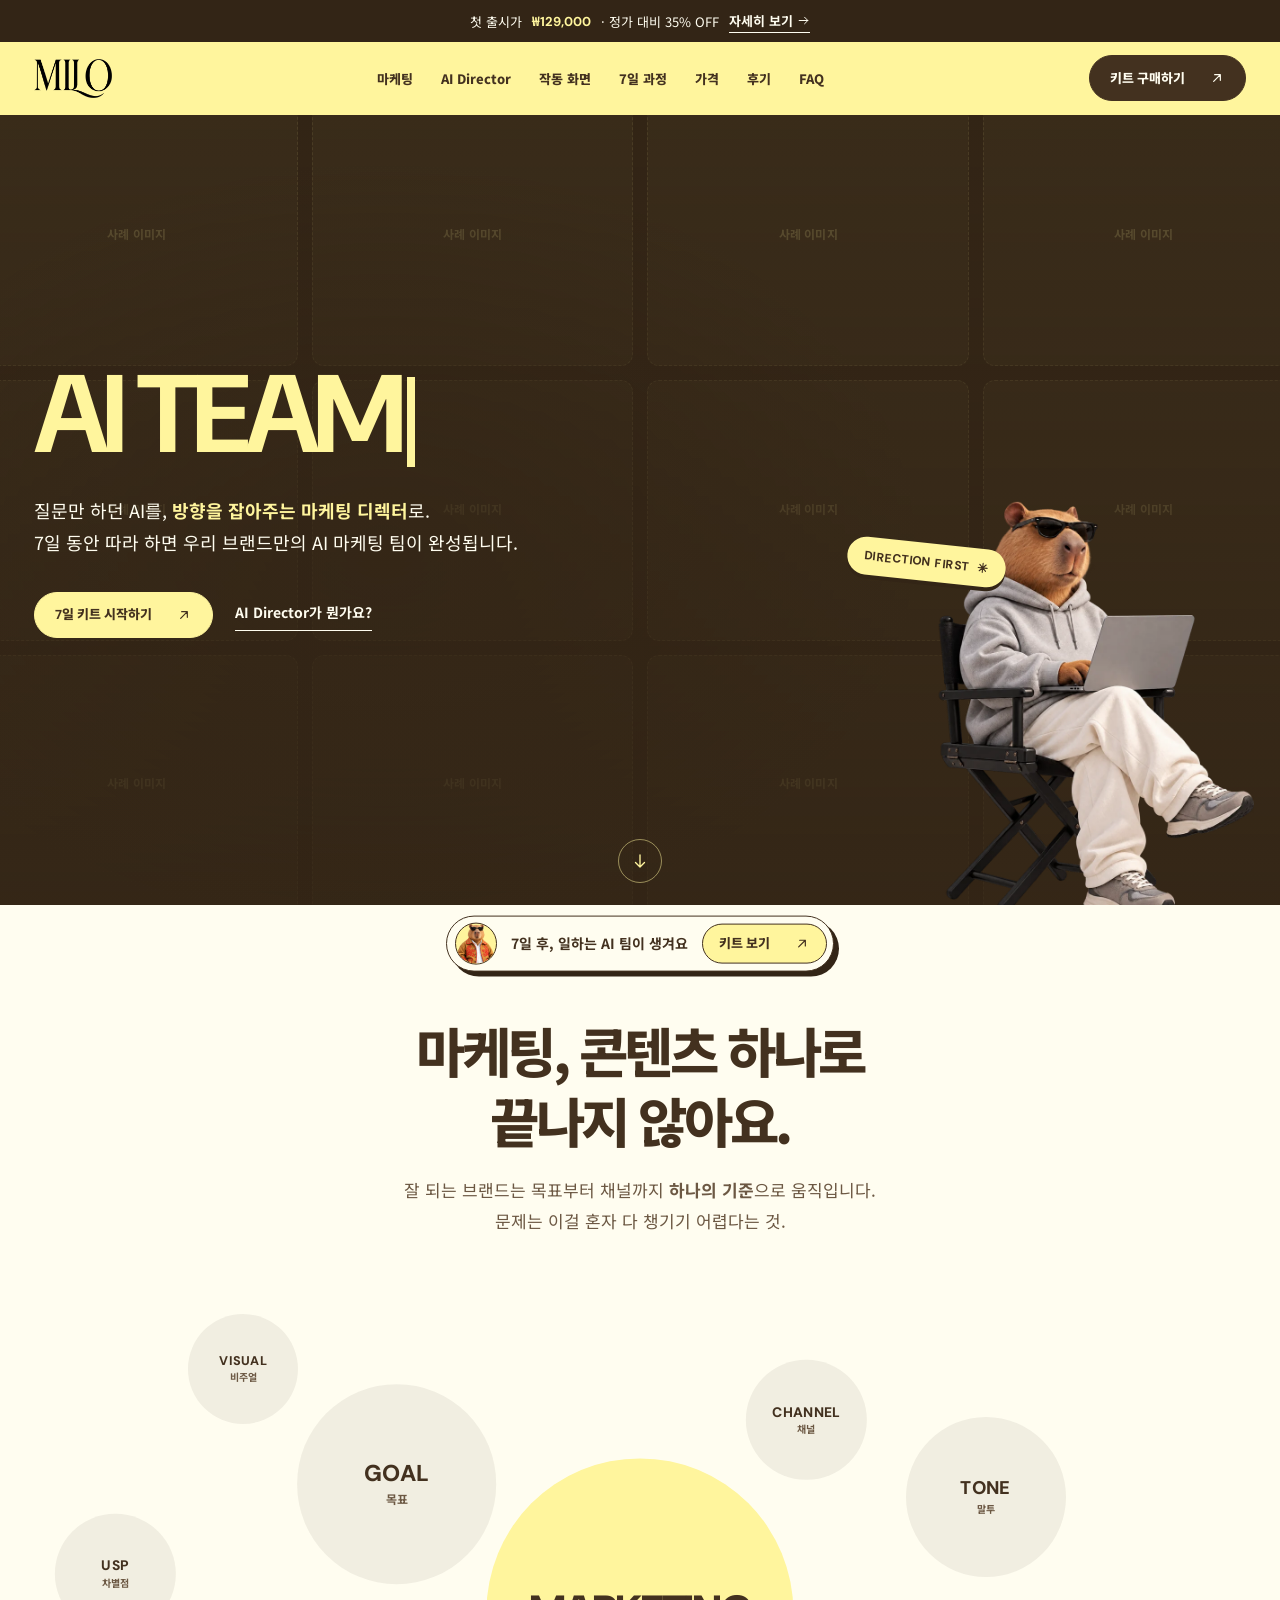
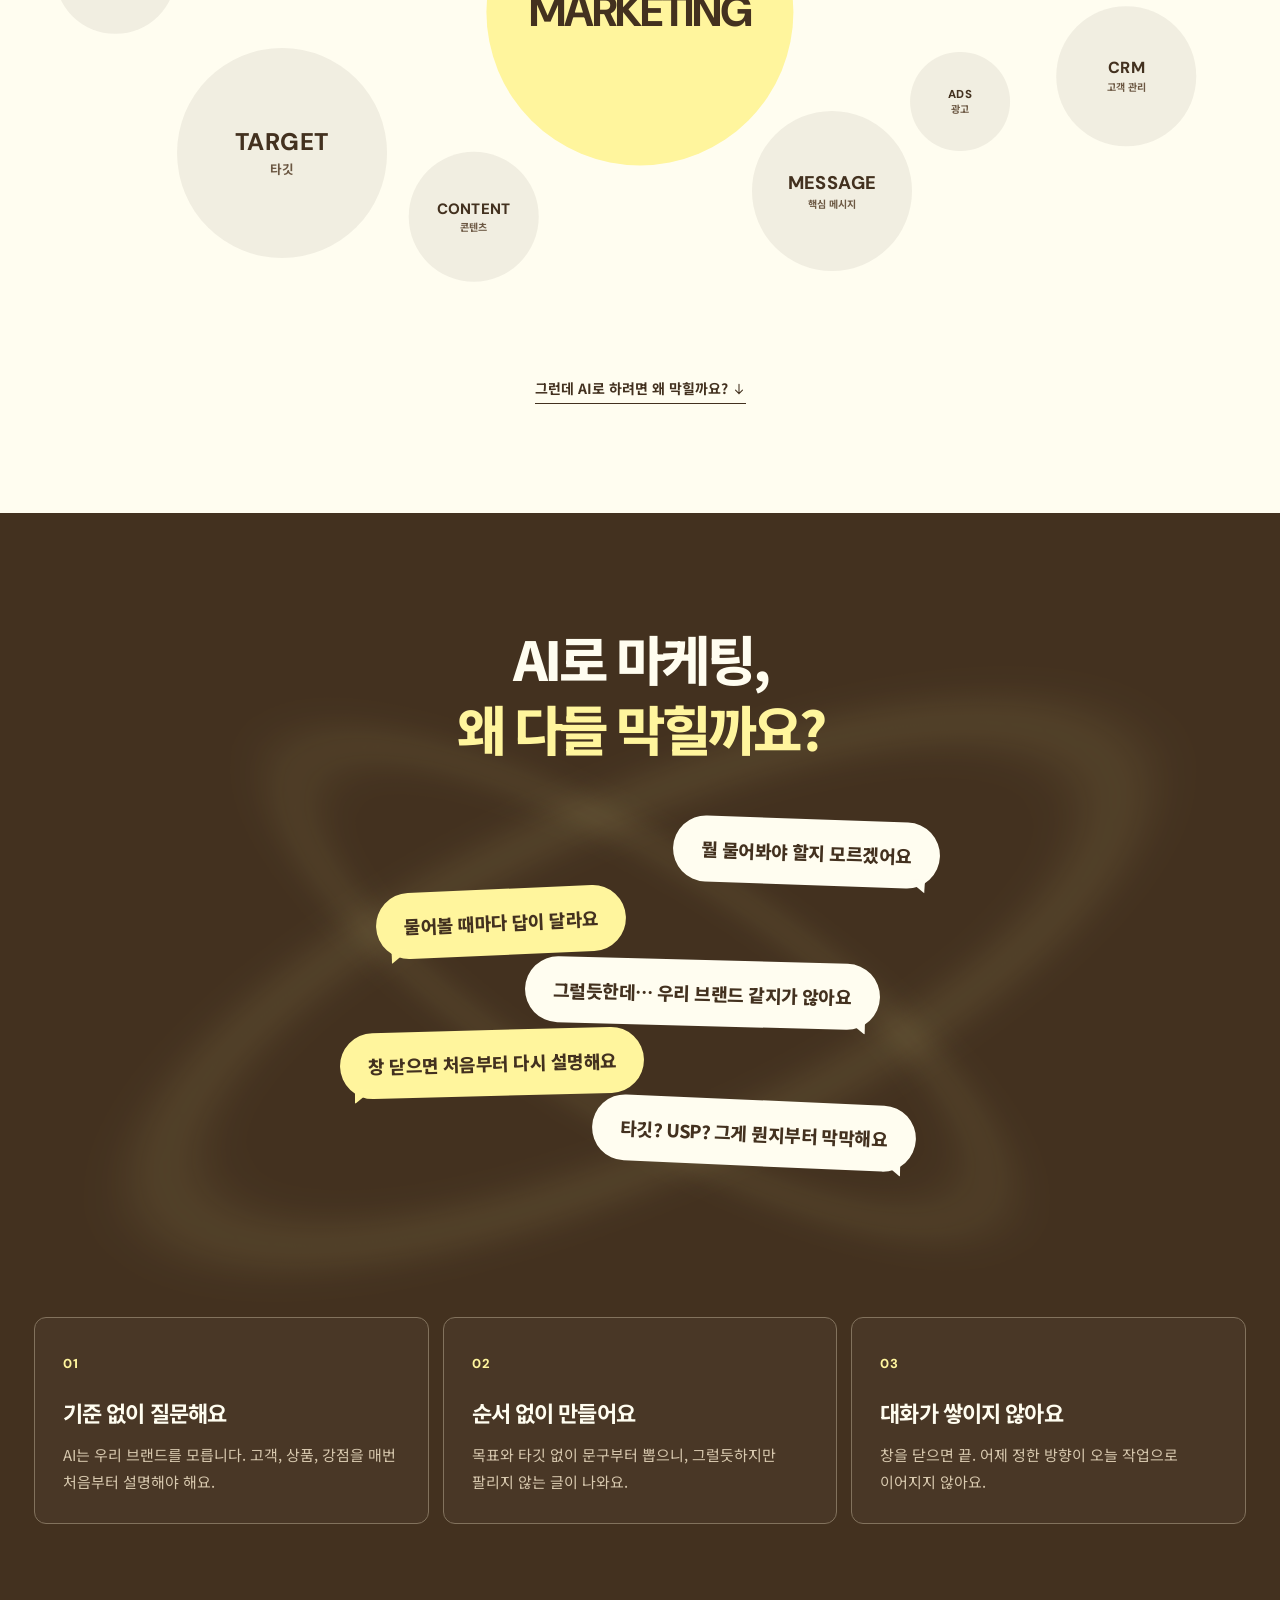
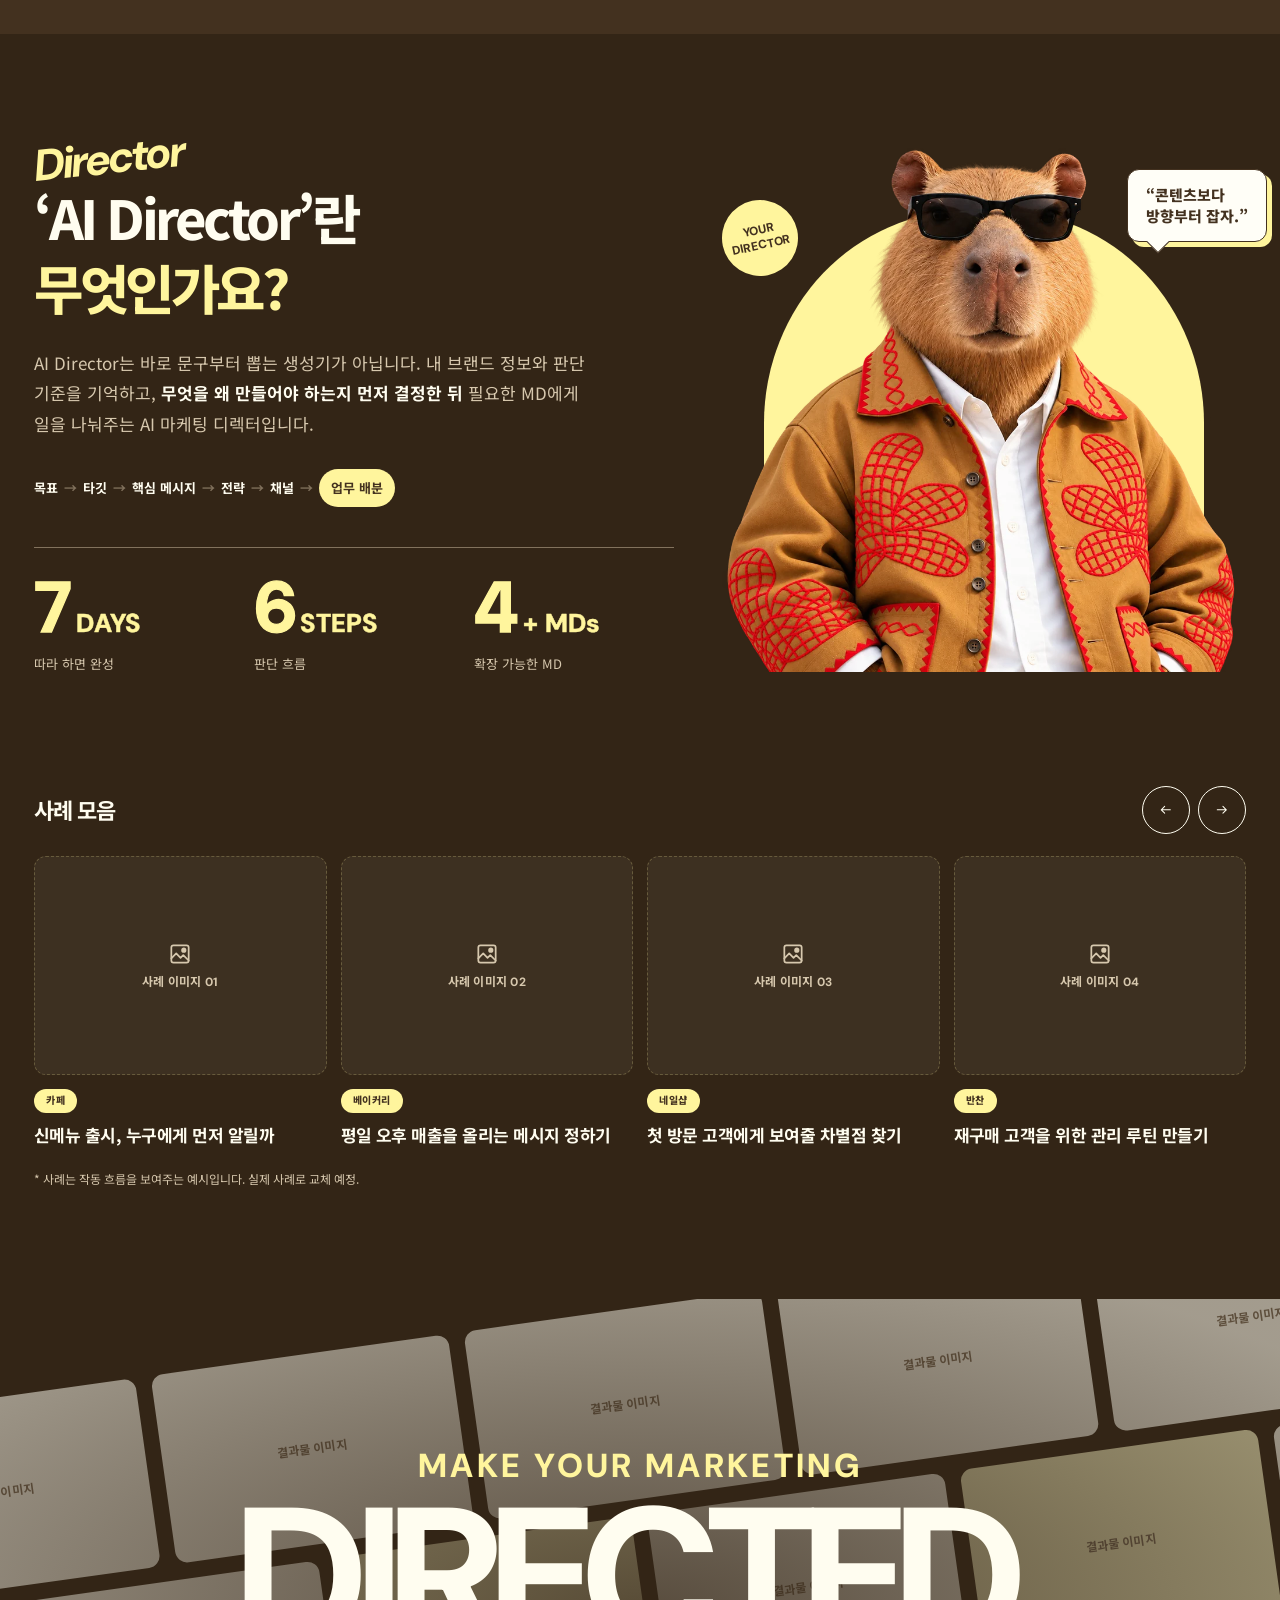
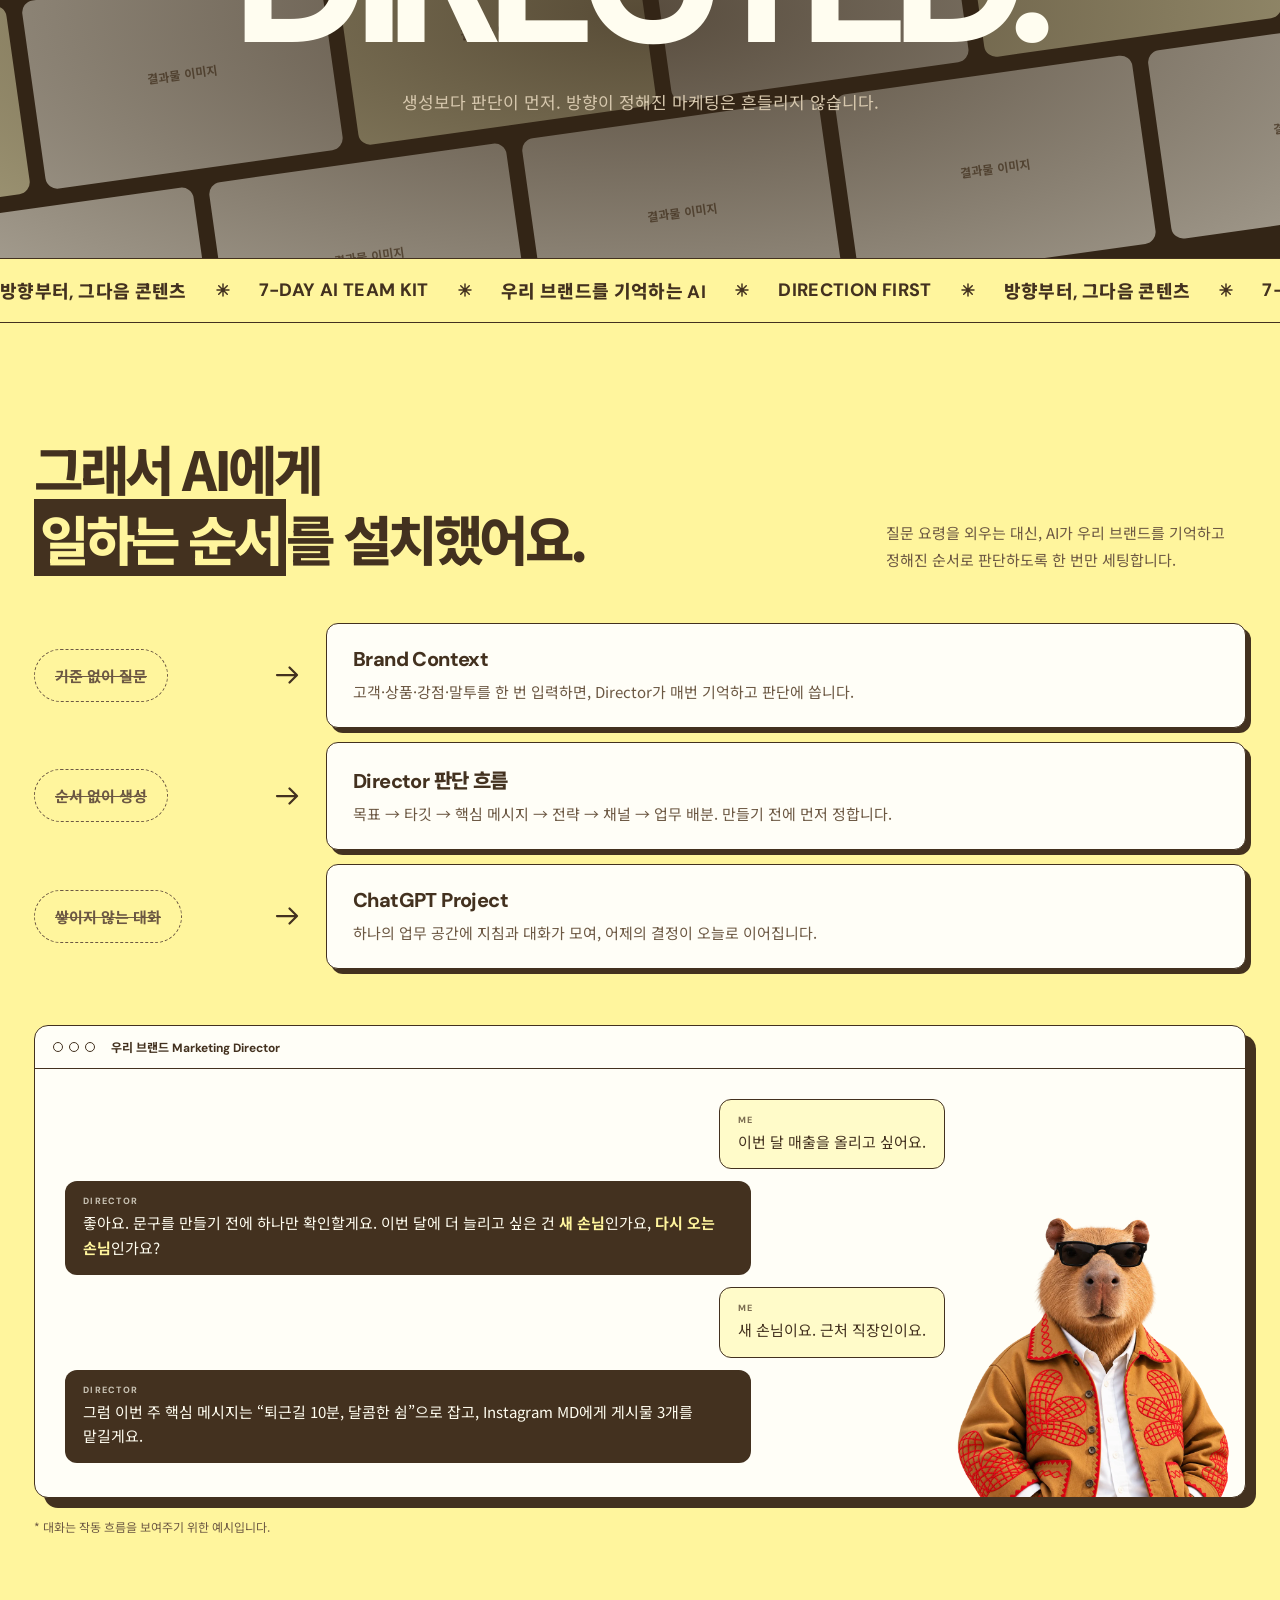
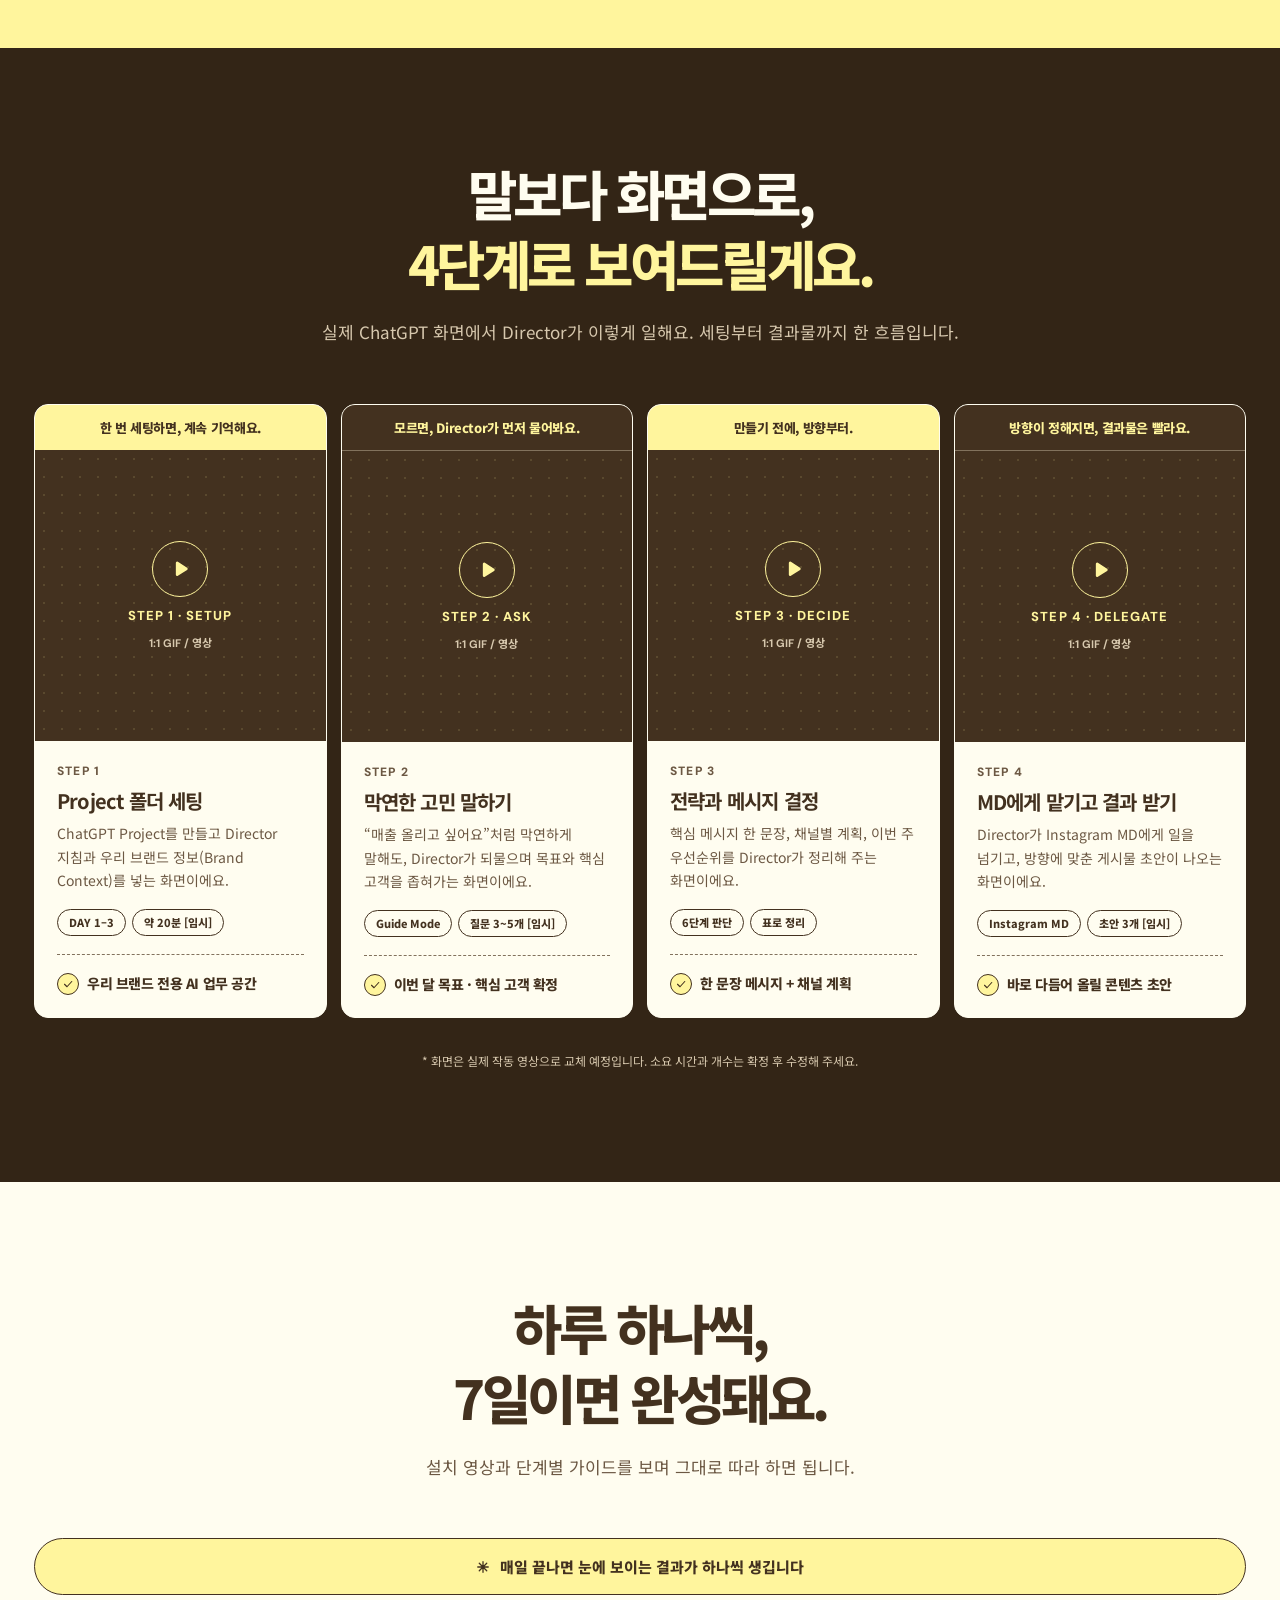
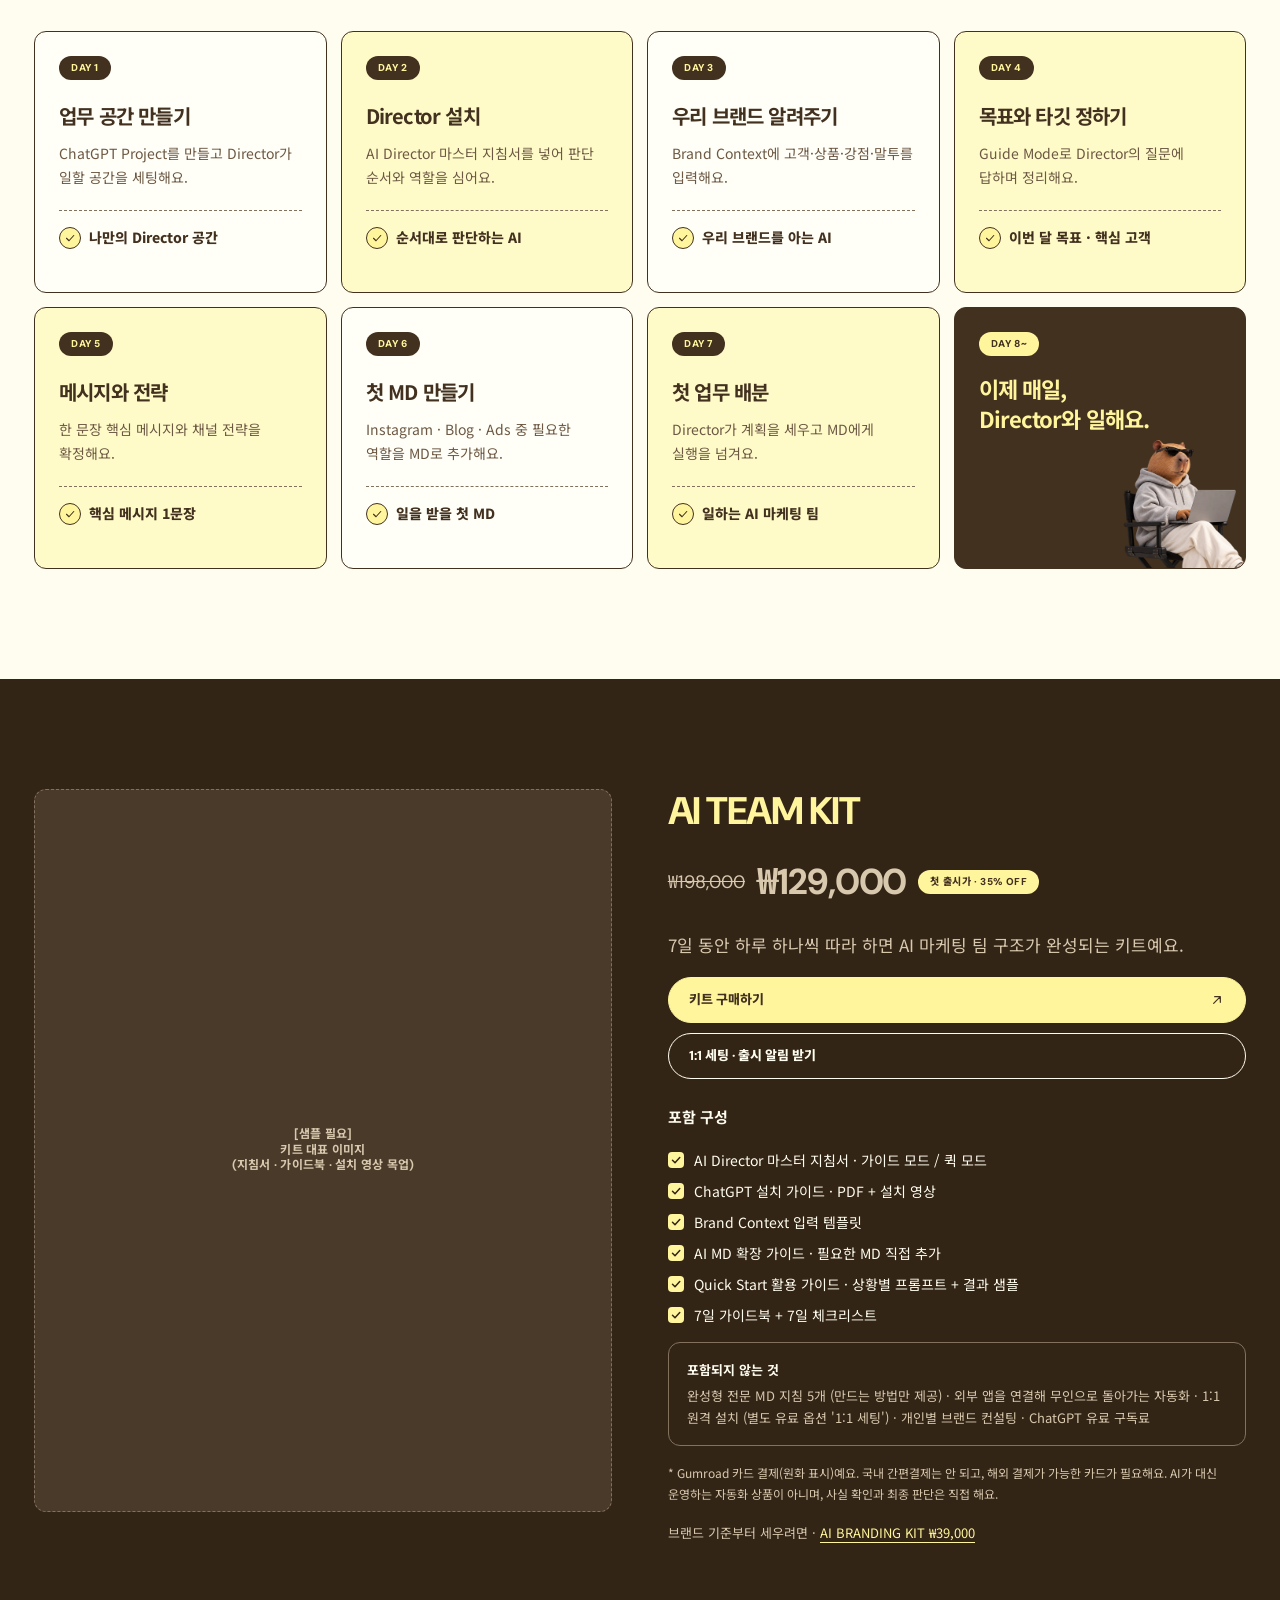
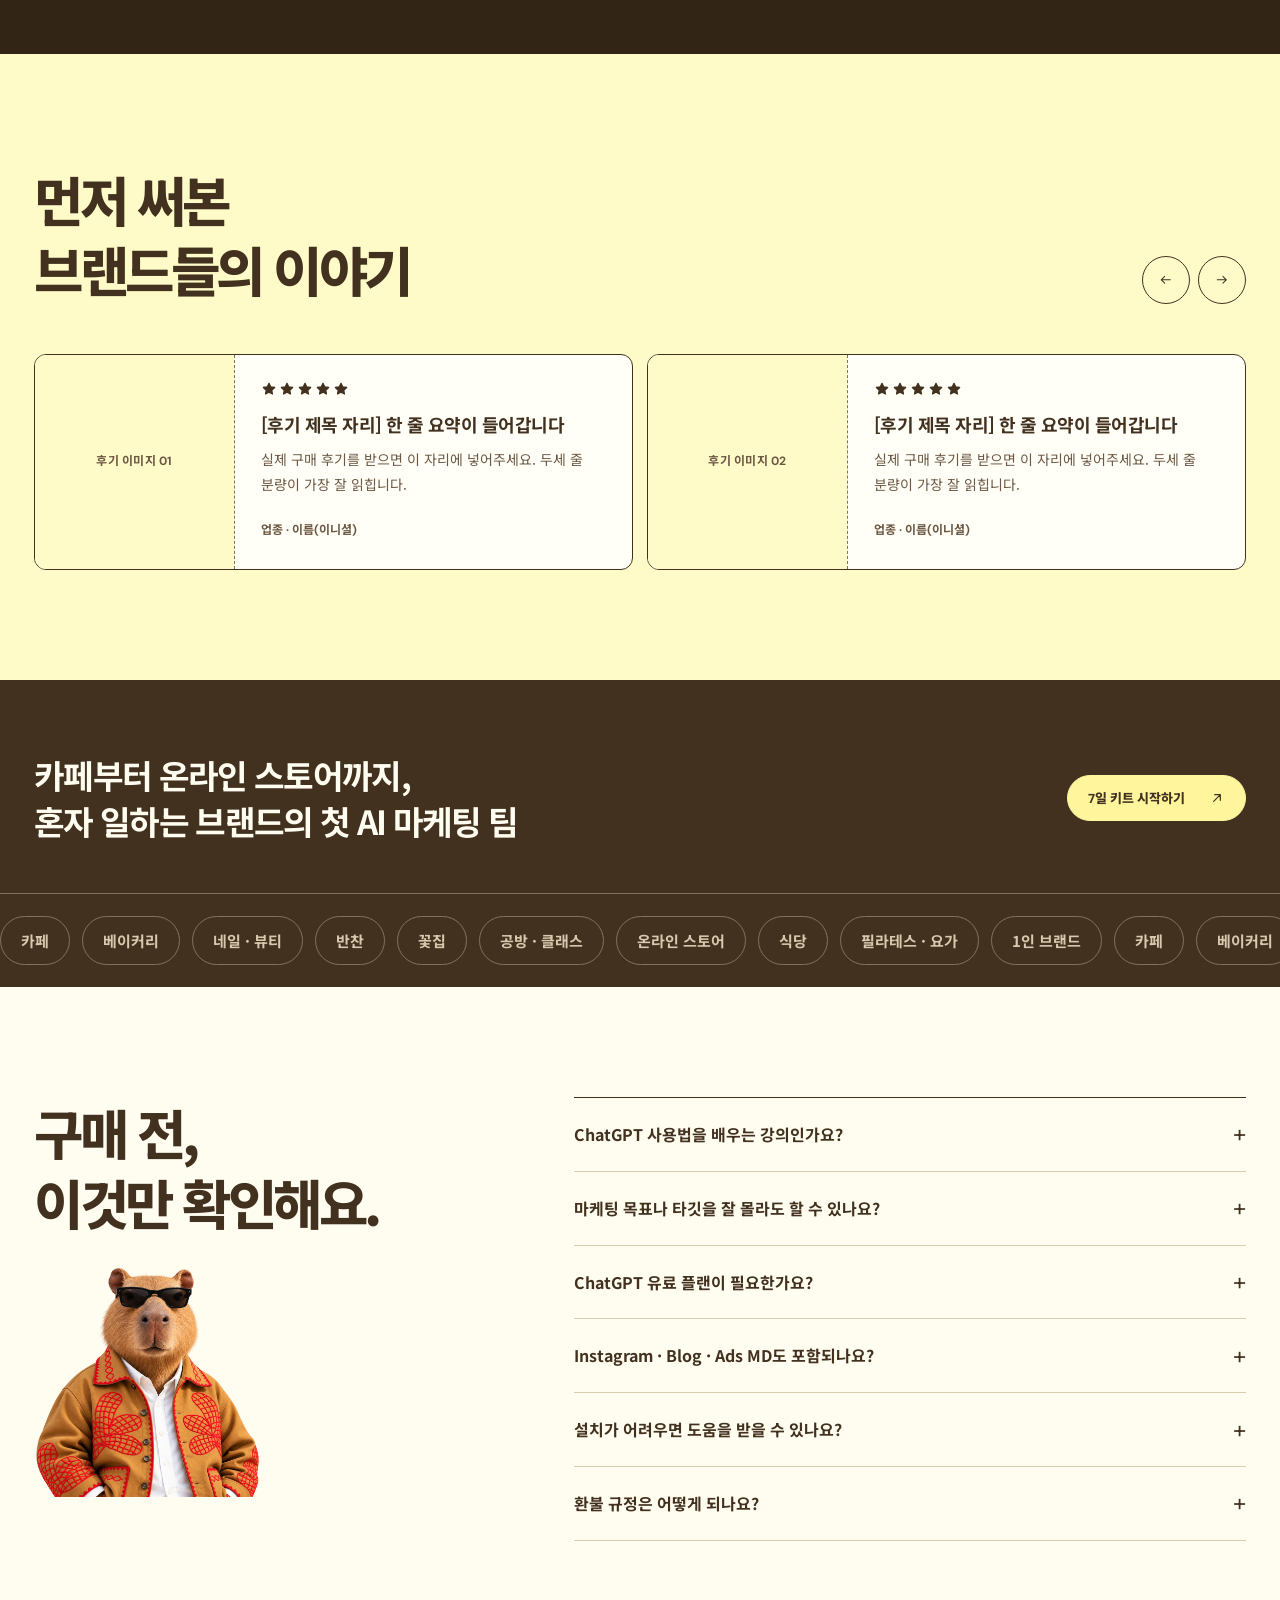
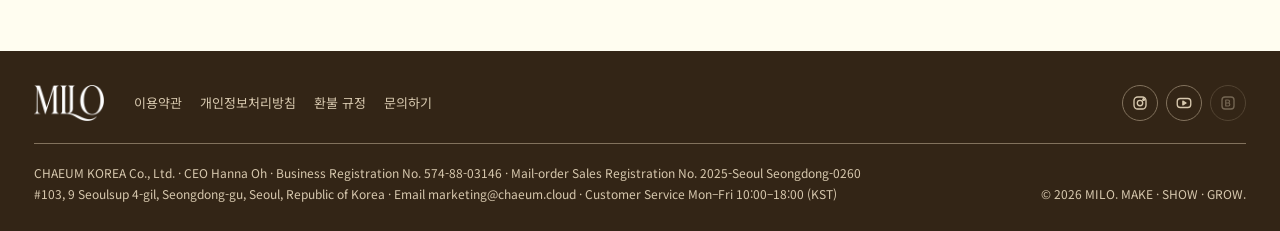
<file: ai-team/index.html>
<!doctype html>
<html lang="ko">
<head>
  <meta charset="utf-8">
  <meta name="viewport" content="width=device-width, initial-scale=1">
  <meta name="theme-color" content="#332516">
  <meta name="description" content="질문만 하던 AI를, 방향을 잡아주는 마케팅 디렉터로. 7일 따라 하면 완성되는 AI TEAM KIT.">
  <title>AI TEAM — MILO</title>
  <link rel="preconnect" href="https://fonts.googleapis.com">
  <link rel="preconnect" href="https://fonts.gstatic.com" crossorigin>
  <link href="https://fonts.googleapis.com/css2?family=DM+Sans:ital,wght@0,400;0,500;0,700;0,800;1,800&family=Noto+Sans+KR:wght@400;500;700;800;900&display=swap" rel="stylesheet">
  <link rel="stylesheet" href="milo-tokens.css">
  <link rel="stylesheet" href="style.css">
  <link rel="stylesheet" href="../offer.css">
  <link rel="stylesheet" href="../policy.css">
<!-- Meta Pixel Code -->
<script>
!function(f,b,e,v,n,t,s)
{if(f.fbq)return;n=f.fbq=function(){n.callMethod?
n.callMethod.apply(n,arguments):n.queue.push(arguments)};
if(!f._fbq)f._fbq=n;n.push=n;n.loaded=!0;n.version='2.0';
n.queue=[];t=b.createElement(e);t.async=!0;
t.src=v;s=b.getElementsByTagName(e)[0];
s.parentNode.insertBefore(t,s)}(window, document,'script',
'https://connect.facebook.net/en_US/fbevents.js');
fbq('set', 'autoConfig', false, '2956921151336175'); // 버튼 문구·폼 자동 수집 끔 (개인정보 전송 방지)
fbq('init', '2956921151336175');
fbq('track', 'PageView');
</script>
<noscript><img height="1" width="1" style="display:none"
src="https://www.facebook.com/tr?id=2956921151336175&ev=PageView&noscript=1"
/></noscript>
<!-- End Meta Pixel Code -->
</head>
<body>
<svg xmlns="http://www.w3.org/2000/svg" style="display:none" aria-hidden="true">
  <symbol id="i-star" viewBox="0 0 24 24"><path d="M12 3v18M3 12h18M5.6 5.6l12.8 12.8M18.4 5.6 5.6 18.4" fill="none" stroke="currentColor" stroke-width="2.2" stroke-linecap="round"/></symbol>
  <symbol id="i-arrow-up-right" viewBox="0 0 24 24"><path d="M7 17 17 7M8.5 7H17v8.5" fill="none" stroke="currentColor" stroke-width="1.8" stroke-linecap="round" stroke-linejoin="round"/></symbol>
  <symbol id="i-arrow-right" viewBox="0 0 24 24"><path d="M4 12h16M14 6l6 6-6 6" fill="none" stroke="currentColor" stroke-width="1.8" stroke-linecap="round" stroke-linejoin="round"/></symbol>
  <symbol id="i-arrow-left" viewBox="0 0 24 24"><path d="M20 12H4M10 6l-6 6 6 6" fill="none" stroke="currentColor" stroke-width="1.8" stroke-linecap="round" stroke-linejoin="round"/></symbol>
  <symbol id="i-arrow-down" viewBox="0 0 24 24"><path d="M12 4v16M6 14l6 6 6-6" fill="none" stroke="currentColor" stroke-width="1.8" stroke-linecap="round" stroke-linejoin="round"/></symbol>
  <symbol id="i-play" viewBox="0 0 24 24"><path d="M8.5 5.5v13a.6.6 0 0 0 .9.5l10.2-6.5a.6.6 0 0 0 0-1L9.4 5a.6.6 0 0 0-.9.5z" fill="currentColor"/></symbol>
  <symbol id="i-check" viewBox="0 0 24 24"><path d="M5 12.5 10 17.5 19.5 7" fill="none" stroke="currentColor" stroke-width="2.2" stroke-linecap="round" stroke-linejoin="round"/></symbol>
  <symbol id="i-image" viewBox="0 0 24 24"><rect x="4" y="4" width="16" height="16" rx="2" fill="none" stroke="currentColor" stroke-width="1.6"/><path d="M4 16l4.5-4.5 4 4 2.5-2.5L20 18" fill="none" stroke="currentColor" stroke-width="1.6" stroke-linejoin="round"/><circle cx="15.5" cy="8.5" r="1.5" fill="currentColor"/></symbol>
  <symbol id="i-rating" viewBox="0 0 24 24"><path d="m12 3.5 2.6 5.3 5.9.9-4.3 4.1 1 5.8L12 16.9l-5.2 2.7 1-5.8-4.3-4.1 5.9-.9z" fill="currentColor"/></symbol>
  <symbol id="i-sns-insta" viewBox="0 0 24 24"><rect x="4" y="4" width="16" height="16" rx="5" fill="none" stroke="currentColor" stroke-width="1.8"/><circle cx="12" cy="12" r="3.6" fill="none" stroke="currentColor" stroke-width="1.8"/><circle cx="16.8" cy="7.2" r="1.1" fill="currentColor"/></symbol>
  <symbol id="i-sns-youtube" viewBox="0 0 24 24"><rect x="3" y="6" width="18" height="12" rx="4" fill="none" stroke="currentColor" stroke-width="1.8"/><path d="M10.5 9.5v5l4.2-2.5z" fill="currentColor"/></symbol>
  <symbol id="i-sns-blog" viewBox="0 0 24 24"><rect x="4" y="4" width="16" height="16" rx="4" fill="none" stroke="currentColor" stroke-width="1.8"/><path d="M9 8v8h3.4a2 2 0 0 0 0-4H9h3a2 2 0 0 0 0-4z" fill="none" stroke="currentColor" stroke-width="1.6" stroke-linejoin="round"/></symbol>
  <symbol id="i-sns-chat" viewBox="0 0 24 24"><path d="M12 5c-4.7 0-8 2.8-8 6.2 0 2.2 1.4 4 3.6 5.1L7 19.5l3.4-2.3c.5.1 1 .1 1.6.1 4.7 0 8-2.8 8-6.1S16.7 5 12 5z" fill="none" stroke="currentColor" stroke-width="1.8" stroke-linejoin="round"/></symbol>
</svg>

<a class="d-skip" href="#main">본문 바로가기</a>

<div class="d-topbar">
  <p>첫 출시가 <b>₩129,000</b> · 정가 대비 35% OFF <a href="#price">자세히 보기 <svg class="m-icon"><use href="#i-arrow-right"/></svg></a></p>
</div>

<header class="d-header" id="top">
  <div class="m-container d-header-inner">
    <a class="d-logo" href="../index.html" aria-label="MILO 홈"><img src="assets/milo-logo.png" alt="MILO" width="600" height="304"></a>
    <nav class="d-nav" aria-label="주요 메뉴">
      <a href="#marketing">마케팅</a><a href="#director">AI Director</a><a href="#screens">작동 화면</a><a href="#days">7일 과정</a><a href="#price">가격</a><a href="#reviews">후기</a><a href="#faq">FAQ</a>
    </nav>
    <a class="m-btn d-header-cta" href="#price">키트 구매하기 <svg class="m-icon"><use href="#i-arrow-up-right"/></svg></a>
  </div>
</header>

<main id="main">

  <!-- 1. HERO -->
  <section class="d-hero" aria-labelledby="hero-title">
    <div class="d-hero-tiles" aria-hidden="true">
      <div class="d-frame">사례 이미지</div><div class="d-frame">사례 이미지</div><div class="d-frame">사례 이미지</div><div class="d-frame">사례 이미지</div>
      <div class="d-frame">사례 이미지</div><div class="d-frame">사례 이미지</div><div class="d-frame">사례 이미지</div><div class="d-frame">사례 이미지</div>
      <div class="d-frame">사례 이미지</div><div class="d-frame">사례 이미지</div><div class="d-frame">사례 이미지</div><div class="d-frame">사례 이미지</div>
    </div>
    <div class="m-container d-hero-inner">
      <h1 id="hero-title" class="d-type" data-type="AI TEAM"><span class="d-type-text">AI TEAM</span><span class="d-caret" aria-hidden="true"></span></h1>
      <p class="d-hero-lead">질문만 하던 AI를, <b>방향을 잡아주는 마케팅 디렉터</b>로. <br>7일 동안 따라 하면 우리 브랜드만의 AI 마케팅 팀이 완성됩니다.</p>
      <div class="d-hero-actions">
        <a class="m-btn is-yellow" href="#price">7일 키트 시작하기 <svg class="m-icon"><use href="#i-arrow-up-right"/></svg></a>
        <a class="m-link d-hero-link" href="#director">AI Director가 뭔가요?</a>
      </div>
    </div>
    <figure class="d-hero-char">
      <img src="assets/director-chair.webp" alt="디렉터 의자에 앉아 노트북을 든 MILO 카피바라 캐릭터" width="768" height="960">
      <span class="m-sticker d-hero-sticker">Direction first <svg class="m-icon"><use href="#i-star"/></svg></span>
    </figure>
    <a class="d-scroll" href="#marketing" aria-label="아래로 스크롤"><svg class="m-icon"><use href="#i-arrow-down"/></svg></a>
  </section>

  <!-- 2. MARKETING 요소 -->
  <section class="m-section is-cream d-marketing" id="marketing" aria-labelledby="mk-title">
    <div class="m-container">
      <div class="d-center-head reveal">
        <h2 id="mk-title" class="m-title">마케팅, 콘텐츠 하나로<br>끝나지 않아요.</h2>
        <p>잘 되는 브랜드는 목표부터 채널까지 <b>하나의 기준</b>으로 움직입니다.<br>문제는 이걸 혼자 다 챙기기 어렵다는 것.</p>
      </div>
    </div>
    <div class="d-orbit" aria-label="마케팅에 필요한 요소">
      <div class="d-orbit-core"><span>MARKETING</span></div>
      <span class="d-node" style="--i:0;--x:31%;--y:30%;--w:15.6;--mx:24%;--my:20%;--mw:30">GOAL<small>목표</small></span>
      <span class="d-node" style="--i:1;--x:22%;--y:72%;--w:16.4;--mx:22%;--my:78%;--mw:32">TARGET<small>타깃</small></span>
      <span class="d-node" style="--i:2;--x:9%;--y:44%;--w:9.4;--mx:8%;--my:50%;--mw:18">USP<small>차별점</small></span>
      <span class="d-node" style="--i:3;--x:19%;--y:12%;--w:8.6;--mx:48%;--my:6%;--mw:17">VISUAL<small>비주얼</small></span>
      <span class="d-node" style="--i:4;--x:37%;--y:82%;--w:10.2;--mx:54%;--my:92%;--mw:20">CONTENT<small>콘텐츠</small></span>
      <span class="d-node" style="--i:5;--x:65%;--y:78%;--w:12.5;--mx:80%;--my:80%;--mw:26">MESSAGE<small>핵심 메시지</small></span>
      <span class="d-node" style="--i:6;--x:63%;--y:20%;--w:9.4;--mx:78%;--my:20%;--mw:20">CHANNEL<small>채널</small></span>
      <span class="d-node" style="--i:7;--x:77%;--y:32%;--w:12.5;--mx:92%;--my:44%;--mw:24">TONE<small>말투</small></span>
      <span class="d-node" style="--i:8;--x:75%;--y:64%;--w:7.8;--mx:95%;--my:63%;--mw:13">ADS<small>광고</small></span>
      <span class="d-node" style="--i:9;--x:88%;--y:60%;--w:10.9;--mx:7%;--my:96%;--mw:18">CRM<small>고객 관리</small></span>
    </div>
    <div class="m-container">
      <p class="d-center-link reveal"><a class="m-link" href="#problem">그런데 AI로 하려면 왜 막힐까요? <svg class="m-icon" style="display:inline;vertical-align:-2px"><use href="#i-arrow-down"/></svg></a></p>
    </div>
  </section>

  <!-- 3. 문제 제기 -->
  <section class="m-section is-dark d-problem" id="problem" aria-labelledby="pb-title">
    <div class="d-swirl" aria-hidden="true"></div>
    <div class="m-container">
      <div class="d-center-head reveal">
        <h2 id="pb-title" class="m-title">AI로 마케팅,<br><em>왜 다들 막힐까요?</em></h2>
      </div>
      <div class="d-chat" aria-label="브랜드를 운영하며 자주 하는 말">
        <p class="d-say is-r">뭘 물어봐야 할지 모르겠어요</p>
        <p class="d-say is-l">물어볼 때마다 답이 달라요</p>
        <p class="d-say is-r">그럴듯한데… 우리 브랜드 같지가 않아요</p>
        <p class="d-say is-l">창 닫으면 처음부터 다시 설명해요</p>
        <p class="d-say is-r">타깃? USP? 그게 뭔지부터 막막해요</p>
        <p class="d-say is-l">만든 글을 어디에 써야 할지 모르겠어요</p>
      </div>
      <div class="d-causes">
        <article class="reveal"><span class="d-num">01</span><h3>기준 없이 질문해요</h3><p>AI는 우리 브랜드를 모릅니다. 고객, 상품, 강점을 매번 처음부터 설명해야 해요.</p></article>
        <article class="reveal"><span class="d-num">02</span><h3>순서 없이 만들어요</h3><p>목표와 타깃 없이 문구부터 뽑으니, 그럴듯하지만 팔리지 않는 글이 나와요.</p></article>
        <article class="reveal"><span class="d-num">03</span><h3>대화가 쌓이지 않아요</h3><p>창을 닫으면 끝. 어제 정한 방향이 오늘 작업으로 이어지지 않아요.</p></article>
      </div>
    </div>
  </section>

  <!-- 4. AI Director란 + 사례 모음 -->
  <section class="m-section is-deep d-director" id="director" aria-labelledby="dr-title">
    <div class="m-container">
      <div class="d-director-grid">
        <div class="d-director-copy reveal">
          <p class="d-script">Director</p>
          <h2 id="dr-title" class="m-title">‘AI Director’란<br><em>무엇인가요?</em></h2>
          <p>AI Director는 바로 문구부터 뽑는 생성기가 아닙니다. 내 브랜드 정보와 판단 기준을 기억하고, <b>무엇을 왜 만들어야 하는지 먼저 결정한 뒤</b> 필요한 MD에게 일을 나눠주는 AI 마케팅 디렉터입니다.</p>
          <ol class="d-chain" aria-label="Director의 판단 순서">
            <li>목표</li><li>타깃</li><li>핵심 메시지</li><li>전략</li><li>채널</li><li>업무 배분</li>
          </ol>
          <dl class="d-stats">
            <div><dt><span class="d-count" data-to="7">0</span><small>DAYS</small></dt><dd>따라 하면 완성</dd></div>
            <div><dt><span class="d-count" data-to="6">0</span><small>STEPS</small></dt><dd>판단 흐름</dd></div>
            <div><dt><span class="d-count" data-to="4">0</span><small>+ MDs</small></dt><dd>확장 가능한 MD</dd></div>
          </dl>
        </div>
        <figure class="d-director-char reveal">
          <img src="assets/director.webp" alt="선글라스를 쓰고 자수 재킷을 입은 MILO 디렉터 캐릭터" width="900" height="900" loading="lazy">
          <span class="m-sticker-circle is-yellow d-char-badge">Your<br>director</span>
          <div class="d-bubble d-char-talk">“콘텐츠보다<br>방향부터 잡자.”</div>
        </figure>
      </div>

      <div class="d-cases">
        <div class="d-cases-head">
          <h3 class="m-sub">사례 모음</h3>
          <div class="d-arrows">
            <button class="m-ring" type="button" data-slide="cases" data-dir="-1" aria-label="이전 사례"><svg class="m-icon"><use href="#i-arrow-left"/></svg></button>
            <button class="m-ring" type="button" data-slide="cases" data-dir="1" aria-label="다음 사례"><svg class="m-icon"><use href="#i-arrow-right"/></svg></button>
          </div>
        </div>
        <div class="d-cases-track" id="cases" tabindex="0" aria-label="사례 모음 슬라이드">
          <article class="d-case"><div class="d-frame is-4x3"><svg class="m-icon"><use href="#i-image"/></svg>사례 이미지 01</div><span class="m-tag">카페</span><h4>신메뉴 출시, 누구에게 먼저 알릴까</h4></article>
          <article class="d-case"><div class="d-frame is-4x3"><svg class="m-icon"><use href="#i-image"/></svg>사례 이미지 02</div><span class="m-tag">베이커리</span><h4>평일 오후 매출을 올리는 메시지 정하기</h4></article>
          <article class="d-case"><div class="d-frame is-4x3"><svg class="m-icon"><use href="#i-image"/></svg>사례 이미지 03</div><span class="m-tag">네일샵</span><h4>첫 방문 고객에게 보여줄 차별점 찾기</h4></article>
          <article class="d-case"><div class="d-frame is-4x3"><svg class="m-icon"><use href="#i-image"/></svg>사례 이미지 04</div><span class="m-tag">반찬</span><h4>재구매 고객을 위한 관리 루틴 만들기</h4></article>
          <article class="d-case"><div class="d-frame is-4x3"><svg class="m-icon"><use href="#i-image"/></svg>사례 이미지 05</div><span class="m-tag">공방</span><h4>클래스 모집을 위한 인스타 한 달 계획</h4></article>
          <article class="d-case"><div class="d-frame is-4x3"><svg class="m-icon"><use href="#i-image"/></svg>사례 이미지 06</div><span class="m-tag">온라인 스토어</span><h4>광고 돌리기 전에 USP부터 정리하기</h4></article>
        </div>
        <p class="m-note d-note-dark">* 사례는 작동 흐름을 보여주는 예시입니다. 실제 사례로 교체 예정.</p>
      </div>
    </div>
  </section>

  <!-- 5. DIRECTION FIRST 모자이크 + 마퀴 -->
  <section class="d-louder" aria-label="Direction first">
    <div class="d-mosaic" aria-hidden="true">
      <div class="d-mosaic-row"><div class="d-frame">결과물 이미지</div><div class="d-frame">결과물 이미지</div><div class="d-frame">결과물 이미지</div><div class="d-frame">결과물 이미지</div><div class="d-frame">결과물 이미지</div><div class="d-frame">결과물 이미지</div></div>
      <div class="d-mosaic-row is-rev"><div class="d-frame">결과물 이미지</div><div class="d-frame">결과물 이미지</div><div class="d-frame">결과물 이미지</div><div class="d-frame">결과물 이미지</div><div class="d-frame">결과물 이미지</div><div class="d-frame">결과물 이미지</div></div>
      <div class="d-mosaic-row"><div class="d-frame">결과물 이미지</div><div class="d-frame">결과물 이미지</div><div class="d-frame">결과물 이미지</div><div class="d-frame">결과물 이미지</div><div class="d-frame">결과물 이미지</div><div class="d-frame">결과물 이미지</div></div>
    </div>
    <div class="d-louder-copy">
      <p class="d-louder-small">MAKE YOUR MARKETING</p>
      <p class="d-louder-big">DIRECTED.</p>
      <p class="d-louder-sub">생성보다 판단이 먼저. 방향이 정해진 마케팅은 흔들리지 않습니다.</p>
    </div>
    <div class="d-band">
      <div class="d-marquee" aria-hidden="true">
        <div class="d-marquee-track">
          <span>방향부터, 그다음 콘텐츠</span><svg class="m-icon"><use href="#i-star"/></svg><span>7-DAY AI TEAM KIT</span><svg class="m-icon"><use href="#i-star"/></svg><span>우리 브랜드를 기억하는 AI</span><svg class="m-icon"><use href="#i-star"/></svg><span>DIRECTION FIRST</span><svg class="m-icon"><use href="#i-star"/></svg>
          <span>방향부터, 그다음 콘텐츠</span><svg class="m-icon"><use href="#i-star"/></svg><span>7-DAY AI TEAM KIT</span><svg class="m-icon"><use href="#i-star"/></svg><span>우리 브랜드를 기억하는 AI</span><svg class="m-icon"><use href="#i-star"/></svg><span>DIRECTION FIRST</span><svg class="m-icon"><use href="#i-star"/></svg>
        </div>
      </div>
    </div>
  </section>

  <!-- 6. 솔루션 -->
  <section class="m-section is-yellow d-solution" id="solution" aria-labelledby="sl-title">
    <div class="m-container">
      <div class="m-head reveal">
        <h2 id="sl-title" class="m-title">그래서 AI에게<br><span class="m-mark">일하는 순서</span>를 설치했어요.</h2>
        <p>질문 요령을 외우는 대신, AI가 우리 브랜드를 기억하고 정해진 순서로 판단하도록 한 번만 세팅합니다.</p>
      </div>
      <div class="d-fix">
        <article class="d-fix-row reveal">
          <p class="d-fix-before">기준 없이 질문</p>
          <svg class="m-icon d-fix-arrow"><use href="#i-arrow-right"/></svg>
          <div class="d-fix-after"><h3>Brand Context</h3><p>고객·상품·강점·말투를 한 번 입력하면, Director가 매번 기억하고 판단에 씁니다.</p></div>
        </article>
        <article class="d-fix-row reveal">
          <p class="d-fix-before">순서 없이 생성</p>
          <svg class="m-icon d-fix-arrow"><use href="#i-arrow-right"/></svg>
          <div class="d-fix-after"><h3>Director 판단 흐름</h3><p>목표 → 타깃 → 핵심 메시지 → 전략 → 채널 → 업무 배분. 만들기 전에 먼저 정합니다.</p></div>
        </article>
        <article class="d-fix-row reveal">
          <p class="d-fix-before">쌓이지 않는 대화</p>
          <svg class="m-icon d-fix-arrow"><use href="#i-arrow-right"/></svg>
          <div class="d-fix-after"><h3>ChatGPT Project</h3><p>하나의 업무 공간에 지침과 대화가 모여, 어제의 결정이 오늘로 이어집니다.</p></div>
        </article>
      </div>
      <div class="d-demo reveal" aria-label="Director 대화 예시">
        <div class="d-demo-bar"><i></i><i></i><i></i><span>우리 브랜드 Marketing Director</span></div>
        <div class="d-demo-body">
          <p class="d-msg is-me"><small>ME</small>이번 달 매출을 올리고 싶어요.</p>
          <p class="d-msg is-ai"><small>DIRECTOR</small>좋아요. 문구를 만들기 전에 하나만 확인할게요. 이번 달에 더 늘리고 싶은 건 <b>새 손님</b>인가요, <b>다시 오는 손님</b>인가요?</p>
          <p class="d-msg is-me"><small>ME</small>새 손님이요. 근처 직장인이요.</p>
          <p class="d-msg is-ai"><small>DIRECTOR</small>그럼 이번 주 핵심 메시지는 “퇴근길 10분, 달콤한 쉼”으로 잡고, Instagram MD에게 게시물 3개를 맡길게요.</p>
        </div>
        <img class="d-demo-char" src="assets/director.webp" alt="" width="900" height="900" loading="lazy">
      </div>
      <p class="m-note">* 대화는 작동 흐름을 보여주기 위한 예시입니다.</p>
    </div>
  </section>

  <!-- 6-1. 작동 화면 4 STEP -->
  <section class="m-section is-deep d-screens" id="screens" aria-labelledby="sc-title">
    <div class="m-container">
      <div class="d-center-head reveal">
        <h2 id="sc-title" class="m-title">말보다 화면으로,<br><em>4단계로 보여드릴게요.</em></h2>
        <p>실제 ChatGPT 화면에서 Director가 이렇게 일해요. 세팅부터 결과물까지 한 흐름입니다.</p>
      </div>
      <div class="d-steps" tabindex="0" aria-label="작동 화면 4단계">
        <article class="d-step reveal">
          <p class="d-step-band is-yellow">한 번 세팅하면, 계속 기억해요.</p>
          <div class="d-step-media">
            <!-- 교체: <video src="assets/step1.mp4" autoplay muted loop playsinline></video> 또는 <img src="assets/step1.gif" alt="…"> -->
            <span class="m-ring is-lg"><svg class="m-icon"><use href="#i-play"/></svg></span>
            <b>STEP 1 · SETUP</b><small>1:1 GIF / 영상</small>
          </div>
          <div class="d-step-body">
            <p class="d-step-no">STEP 1</p>
            <h3>Project 폴더 세팅</h3>
            <p>ChatGPT Project를 만들고 Director 지침과 우리 브랜드 정보(Brand Context)를 넣는 화면이에요.</p>
            <div class="d-step-chips"><span class="m-tag is-line">DAY 1–3</span><span class="m-tag is-line">약 20분 [임시]</span></div>
            <p class="d-step-result"><svg class="m-icon"><use href="#i-check"/></svg>우리 브랜드 전용 AI 업무 공간</p>
          </div>
        </article>
        <article class="d-step reveal">
          <p class="d-step-band is-dark">모르면, Director가 먼저 물어봐요.</p>
          <div class="d-step-media">
            <!-- 교체: <video src="assets/step2.mp4" autoplay muted loop playsinline></video> 또는 <img src="assets/step2.gif" alt="…"> -->
            <span class="m-ring is-lg"><svg class="m-icon"><use href="#i-play"/></svg></span>
            <b>STEP 2 · ASK</b><small>1:1 GIF / 영상</small>
          </div>
          <div class="d-step-body">
            <p class="d-step-no">STEP 2</p>
            <h3>막연한 고민 말하기</h3>
            <p>“매출 올리고 싶어요”처럼 막연하게 말해도, Director가 되물으며 목표와 핵심 고객을 좁혀가는 화면이에요.</p>
            <div class="d-step-chips"><span class="m-tag is-line">Guide Mode</span><span class="m-tag is-line">질문 3~5개 [임시]</span></div>
            <p class="d-step-result"><svg class="m-icon"><use href="#i-check"/></svg>이번 달 목표 · 핵심 고객 확정</p>
          </div>
        </article>
        <article class="d-step reveal">
          <p class="d-step-band is-yellow">만들기 전에, 방향부터.</p>
          <div class="d-step-media">
            <!-- 교체: <video src="assets/step3.mp4" autoplay muted loop playsinline></video> 또는 <img src="assets/step3.gif" alt="…"> -->
            <span class="m-ring is-lg"><svg class="m-icon"><use href="#i-play"/></svg></span>
            <b>STEP 3 · DECIDE</b><small>1:1 GIF / 영상</small>
          </div>
          <div class="d-step-body">
            <p class="d-step-no">STEP 3</p>
            <h3>전략과 메시지 결정</h3>
            <p>핵심 메시지 한 문장, 채널별 계획, 이번 주 우선순위를 Director가 정리해 주는 화면이에요.</p>
            <div class="d-step-chips"><span class="m-tag is-line">6단계 판단</span><span class="m-tag is-line">표로 정리</span></div>
            <p class="d-step-result"><svg class="m-icon"><use href="#i-check"/></svg>한 문장 메시지 + 채널 계획</p>
          </div>
        </article>
        <article class="d-step reveal">
          <p class="d-step-band is-dark">방향이 정해지면, 결과물은 빨라요.</p>
          <div class="d-step-media">
            <!-- 교체: <video src="assets/step4.mp4" autoplay muted loop playsinline></video> 또는 <img src="assets/step4.gif" alt="…"> -->
            <span class="m-ring is-lg"><svg class="m-icon"><use href="#i-play"/></svg></span>
            <b>STEP 4 · DELEGATE</b><small>1:1 GIF / 영상</small>
          </div>
          <div class="d-step-body">
            <p class="d-step-no">STEP 4</p>
            <h3>MD에게 맡기고 결과 받기</h3>
            <p>Director가 Instagram MD에게 일을 넘기고, 방향에 맞춘 게시물 초안이 나오는 화면이에요.</p>
            <div class="d-step-chips"><span class="m-tag is-line">Instagram MD</span><span class="m-tag is-line">초안 3개 [임시]</span></div>
            <p class="d-step-result"><svg class="m-icon"><use href="#i-check"/></svg>바로 다듬어 올릴 콘텐츠 초안</p>
          </div>
        </article>
      </div>
      <p class="m-note d-note-dark">* 화면은 실제 작동 영상으로 교체 예정입니다. 소요 시간과 개수는 확정 후 수정해 주세요.</p>
    </div>
  </section>

  <!-- 7. 7 DAYS -->
  <section class="m-section is-cream d-days" id="days" aria-labelledby="dy-title">
    <div class="m-container">
      <div class="d-center-head reveal">
        <h2 id="dy-title" class="m-title">하루 하나씩,<br>7일이면 완성돼요.</h2>
        <p>설치 영상과 단계별 가이드를 보며 그대로 따라 하면 됩니다.</p>
      </div>
      <p class="d-bar reveal"><svg class="m-icon"><use href="#i-star"/></svg> 매일 끝나면 눈에 보이는 결과가 하나씩 생깁니다</p>
      <div class="d-day-grid">
        <article class="d-day reveal"><span class="m-tag is-dark">DAY 1</span><h3>업무 공간 만들기</h3><p>ChatGPT Project를 만들고 Director가 일할 공간을 세팅해요.</p><p class="d-done"><svg class="m-icon"><use href="#i-check"/></svg>나만의 Director 공간</p></article>
        <article class="d-day is-soft reveal"><span class="m-tag is-dark">DAY 2</span><h3>Director 설치</h3><p>AI Director 마스터 지침서를 넣어 판단 순서와 역할을 심어요.</p><p class="d-done"><svg class="m-icon"><use href="#i-check"/></svg>순서대로 판단하는 AI</p></article>
        <article class="d-day reveal"><span class="m-tag is-dark">DAY 3</span><h3>우리 브랜드 알려주기</h3><p>Brand Context에 고객·상품·강점·말투를 입력해요.</p><p class="d-done"><svg class="m-icon"><use href="#i-check"/></svg>우리 브랜드를 아는 AI</p></article>
        <article class="d-day is-soft reveal"><span class="m-tag is-dark">DAY 4</span><h3>목표와 타깃 정하기</h3><p>Guide Mode로 Director의 질문에 답하며 정리해요.</p><p class="d-done"><svg class="m-icon"><use href="#i-check"/></svg>이번 달 목표 · 핵심 고객</p></article>
        <article class="d-day is-soft reveal"><span class="m-tag is-dark">DAY 5</span><h3>메시지와 전략</h3><p>한 문장 핵심 메시지와 채널 전략을 확정해요.</p><p class="d-done"><svg class="m-icon"><use href="#i-check"/></svg>핵심 메시지 1문장</p></article>
        <article class="d-day reveal"><span class="m-tag is-dark">DAY 6</span><h3>첫 MD 만들기</h3><p>Instagram · Blog · Ads 중 필요한 역할을 MD로 추가해요.</p><p class="d-done"><svg class="m-icon"><use href="#i-check"/></svg>일을 받을 첫 MD</p></article>
        <article class="d-day is-soft reveal"><span class="m-tag is-dark">DAY 7</span><h3>첫 업무 배분</h3><p>Director가 계획을 세우고 MD에게 실행을 넘겨요.</p><p class="d-done"><svg class="m-icon"><use href="#i-check"/></svg>일하는 AI 마케팅 팀</p></article>
        <article class="d-day is-final reveal">
          <span class="m-tag">DAY 8~</span>
          <h3>이제 매일,<br>Director와 일해요.</h3>
          <img src="assets/director-chair.webp" alt="" width="768" height="960" loading="lazy">
        </article>
      </div>
    </div>
  </section>

  <!-- 8. 가격 · 구성 (오퍼 카드 — AI BRANDING S6과 같은 형식) -->
  <section class="m-section is-deep" id="price" aria-labelledby="pr-title">
    <div class="m-container l-offer">
      <div class="l-offer-media reveal">
        <div class="d-frame">[샘플 필요]<br>키트 대표 이미지<br>(지침서 · 가이드북 · 설치 영상 목업)</div>
      </div>
      <div class="l-offer-card reveal">
        <h2 id="pr-title">AI TEAM KIT</h2>
        <p class="l-price"><del>₩198,000</del><strong>₩129,000</strong><span class="m-tag" style="background:var(--yellow);color:var(--brown)">첫 출시가 · 35% OFF</span></p>
        <p>7일 동안 하루 하나씩 따라 하면 AI 마케팅 팀 구조가 완성되는 키트예요.</p>
        <div class="l-offer-actions">
          <!-- 판매 링크 [확인 필요] -->
          <a class="m-btn is-yellow is-full" href="#">키트 구매하기 <svg class="m-icon"><use href="#i-arrow-up-right"/></svg></a>
          <!-- 1:1 세팅은 04 기준 '추후 안내' · 알림 링크 [확인 필요] -->
          <a class="m-btn is-line is-full" href="#">1:1 세팅 · 출시 알림 받기</a>
        </div>
        <h3>포함 구성</h3>
        <ul class="l-check">
          <li>AI Director 마스터 지침서 · 가이드 모드 / 퀵 모드</li>
          <li>ChatGPT 설치 가이드 · PDF + 설치 영상</li>
          <li>Brand Context 입력 템플릿</li>
          <li>AI MD 확장 가이드 · 필요한 MD 직접 추가</li>
          <li>Quick Start 활용 가이드 · 상황별 프롬프트 + 결과 샘플</li>
          <li>7일 가이드북 + 7일 체크리스트</li>
        </ul>
        <p class="l-exclude"><b>포함되지 않는 것</b>완성형 전문 MD 지침 5개 (만드는 방법만 제공) · 외부 앱을 연결해 무인으로 돌아가는 자동화 · 1:1 원격 설치 (별도 유료 옵션 '1:1 세팅') · 개인별 브랜드 컨설팅 · ChatGPT 유료 구독료</p>
        <p class="m-note" style="color:var(--on-dark)">* Gumroad 카드 결제(원화 표시)예요. 국내 간편결제는 안 되고, 해외 결제가 가능한 카드가 필요해요. AI가 대신 운영하는 자동화 상품이 아니며, 사실 확인과 최종 판단은 직접 해요.</p>
        <p class="l-offer-sub">브랜드 기준부터 세우려면 · <a href="../ai-branding/index.html">AI BRANDING KIT ₩39,000</a></p>
      </div>
    </div>
  </section>

  <!-- 9. 후기 -->
  <section class="m-section is-soft d-reviews" id="reviews" aria-labelledby="rv-title">
    <div class="m-container">
      <div class="m-head reveal">
        <h2 id="rv-title" class="m-title">먼저 써본<br>브랜드들의 이야기</h2>
        <div class="d-arrows">
          <button class="m-ring" type="button" data-slide="reviews-track" data-dir="-1" aria-label="이전 후기"><svg class="m-icon"><use href="#i-arrow-left"/></svg></button>
          <button class="m-ring" type="button" data-slide="reviews-track" data-dir="1" aria-label="다음 후기"><svg class="m-icon"><use href="#i-arrow-right"/></svg></button>
        </div>
      </div>
      <div class="d-reviews-track" id="reviews-track" tabindex="0" aria-label="후기 슬라이드">
        <article class="d-review">
          <div class="d-frame is-square">후기 이미지 01</div>
          <div class="d-review-body">
            <p class="d-rate" aria-label="별점 자리"><svg class="m-icon"><use href="#i-rating"/></svg><svg class="m-icon"><use href="#i-rating"/></svg><svg class="m-icon"><use href="#i-rating"/></svg><svg class="m-icon"><use href="#i-rating"/></svg><svg class="m-icon"><use href="#i-rating"/></svg></p>
            <h3>[후기 제목 자리] 한 줄 요약이 들어갑니다</h3>
            <p>실제 구매 후기를 받으면 이 자리에 넣어주세요. 두세 줄 분량이 가장 잘 읽힙니다.</p>
            <small>업종 · 이름(이니셜)</small>
          </div>
        </article>
        <article class="d-review">
          <div class="d-frame is-square">후기 이미지 02</div>
          <div class="d-review-body">
            <p class="d-rate" aria-label="별점 자리"><svg class="m-icon"><use href="#i-rating"/></svg><svg class="m-icon"><use href="#i-rating"/></svg><svg class="m-icon"><use href="#i-rating"/></svg><svg class="m-icon"><use href="#i-rating"/></svg><svg class="m-icon"><use href="#i-rating"/></svg></p>
            <h3>[후기 제목 자리] 한 줄 요약이 들어갑니다</h3>
            <p>실제 구매 후기를 받으면 이 자리에 넣어주세요. 두세 줄 분량이 가장 잘 읽힙니다.</p>
            <small>업종 · 이름(이니셜)</small>
          </div>
        </article>
        <article class="d-review">
          <div class="d-frame is-square">후기 이미지 03</div>
          <div class="d-review-body">
            <p class="d-rate" aria-label="별점 자리"><svg class="m-icon"><use href="#i-rating"/></svg><svg class="m-icon"><use href="#i-rating"/></svg><svg class="m-icon"><use href="#i-rating"/></svg><svg class="m-icon"><use href="#i-rating"/></svg><svg class="m-icon"><use href="#i-rating"/></svg></p>
            <h3>[후기 제목 자리] 한 줄 요약이 들어갑니다</h3>
            <p>실제 구매 후기를 받으면 이 자리에 넣어주세요. 두세 줄 분량이 가장 잘 읽힙니다.</p>
            <small>업종 · 이름(이니셜)</small>
          </div>
        </article>
        <article class="d-review">
          <div class="d-frame is-square">후기 이미지 04</div>
          <div class="d-review-body">
            <p class="d-rate" aria-label="별점 자리"><svg class="m-icon"><use href="#i-rating"/></svg><svg class="m-icon"><use href="#i-rating"/></svg><svg class="m-icon"><use href="#i-rating"/></svg><svg class="m-icon"><use href="#i-rating"/></svg><svg class="m-icon"><use href="#i-rating"/></svg></p>
            <h3>[후기 제목 자리] 한 줄 요약이 들어갑니다</h3>
            <p>실제 구매 후기를 받으면 이 자리에 넣어주세요. 두세 줄 분량이 가장 잘 읽힙니다.</p>
            <small>업종 · 이름(이니셜)</small>
          </div>
        </article>
      </div>
    </div>
  </section>

  <!-- 10. CTA 밴드 -->
  <section class="d-cta" aria-labelledby="cta-title">
    <div class="m-container d-cta-inner">
      <h2 id="cta-title">카페부터 온라인 스토어까지,<br>혼자 일하는 브랜드의 첫 AI 마케팅 팀</h2>
      <a class="m-btn is-yellow" href="#price">7일 키트 시작하기 <svg class="m-icon"><use href="#i-arrow-up-right"/></svg></a>
    </div>
    <div class="d-marquee is-chips" aria-hidden="true">
      <div class="d-marquee-track">
        <span>카페</span><span>베이커리</span><span>네일 · 뷰티</span><span>반찬</span><span>꽃집</span><span>공방 · 클래스</span><span>온라인 스토어</span><span>식당</span><span>필라테스 · 요가</span><span>1인 브랜드</span>
        <span>카페</span><span>베이커리</span><span>네일 · 뷰티</span><span>반찬</span><span>꽃집</span><span>공방 · 클래스</span><span>온라인 스토어</span><span>식당</span><span>필라테스 · 요가</span><span>1인 브랜드</span>
      </div>
    </div>
  </section>

  <!-- 11. FAQ -->
  <section class="m-section is-cream" id="faq" aria-labelledby="faq-title">
    <div class="m-container d-faq-grid">
      <div class="reveal">
        <h2 id="faq-title" class="m-title">구매 전,<br>이것만 확인해요.</h2>
        <img class="d-faq-char" src="assets/director.webp" alt="" width="900" height="900" loading="lazy">
      </div>
      <div class="m-faq">
        <details><summary>ChatGPT 사용법을 배우는 강의인가요?</summary><p>아니요. ChatGPT Projects에 내 브랜드의 정보와 판단 기준, 업무 방식을 세팅해 AI Marketing Director를 만드는 실전 키트입니다.</p></details>
        <details><summary>마케팅 목표나 타깃을 잘 몰라도 할 수 있나요?</summary><p>네. Guide Mode에서 Director의 질문과 제안을 따라 목표, 타깃, 핵심 메시지를 함께 정리할 수 있어요.</p></details>
        <details><summary>ChatGPT 유료 플랜이 필요한가요?</summary><p>ChatGPT 구독료는 키트 가격에 포함되지 않아요. [임시] Projects 기능 사용 조건은 확정 후 안내합니다.</p></details>
        <details><summary>Instagram · Blog · Ads MD도 포함되나요?</summary><p>완성된 MD를 일괄 제공하는 방식이 아니라, 필요한 역할을 골라 직접 MD로 구축하는 방법이 키트에 들어 있어요.</p></details>
        <details><summary>설치가 어려우면 도움을 받을 수 있나요?</summary><p>단계별 설치 가이드와 영상이 기본 포함됩니다. 1:1 세팅은 별도 유료 옵션으로 제공할 예정이에요.</p></details>
        <details><summary>환불 규정은 어떻게 되나요?</summary><p>구매일로부터 7일 이내에만 환불을 요청할 수 있어요. 디지털 파일이라 단순 변심으로는 환불되지 않고, 파일을 받지 못했거나 열리지 않는 등 상품에 문제가 있을 때 재전송 또는 환불해 드려요. 자세한 기준은 <a href="#" data-policy="refund">환불 규정</a>에서 확인하세요.</p></details>
      </div>
    </div>
  </section>
</main>

<footer class="d-footer">
  <div class="m-container">
    <div class="d-footer-top">
      <a class="d-footer-logo" href="#top" aria-label="맨 위로"><img src="assets/milo-logo.png" alt="MILO" width="600" height="304" loading="lazy"></a>
      <nav class="d-footer-links" aria-label="정책">
        <a href="#" data-policy="terms">이용약관</a><a href="#" data-policy="privacy">개인정보처리방침</a><a href="#" data-policy="refund">환불 규정</a><a href="../contact/index.html">문의하기</a>
      </nav>
      <div class="d-sns" aria-label="SNS">
        <a href="https://www.instagram.com/director.milo" target="_blank" rel="noopener" aria-label="인스타그램"><svg class="m-icon"><use href="#i-sns-insta"/></svg></a>
        <a href="https://www.youtube.com/@directormilo" target="_blank" rel="noopener" aria-label="유튜브"><svg class="m-icon"><use href="#i-sns-youtube"/></svg></a>
        <a class="is-disabled" aria-disabled="true" aria-label="블로그 (준비 중)"><svg class="m-icon"><use href="#i-sns-blog"/></svg></a>
      </div>
    </div>
    <div class="d-footer-info">
      <p>CHAEUM KOREA Co., Ltd. · CEO Hanna Oh · Business Registration No. 574-88-03146 · Mail-order Sales Registration No. 2025-Seoul Seongdong-0260<br>#103, 9 Seoulsup 4-gil, Seongdong-gu, Seoul, Republic of Korea · Email <a href="mailto:marketing@chaeum.cloud">marketing@chaeum.cloud</a> · Customer Service Mon–Fri 10:00–18:00 (KST)</p>
      <p>© 2026 MILO. MAKE · SHOW · GROW.</p>
    </div>
  </div>
</footer>

<div class="d-float" id="float-cta" aria-hidden="true">
  <img src="assets/director.webp" alt="" width="900" height="900">
  <p>7일 후, <b>일하는 AI 팀</b>이 생겨요</p>
  <a class="m-btn is-yellow" href="#price" tabindex="-1">키트 보기 <svg class="m-icon"><use href="#i-arrow-up-right"/></svg></a>
</div>

<script src="script.js"></script>
<script src="../policy.js"></script>
</body>
</html>
</file>
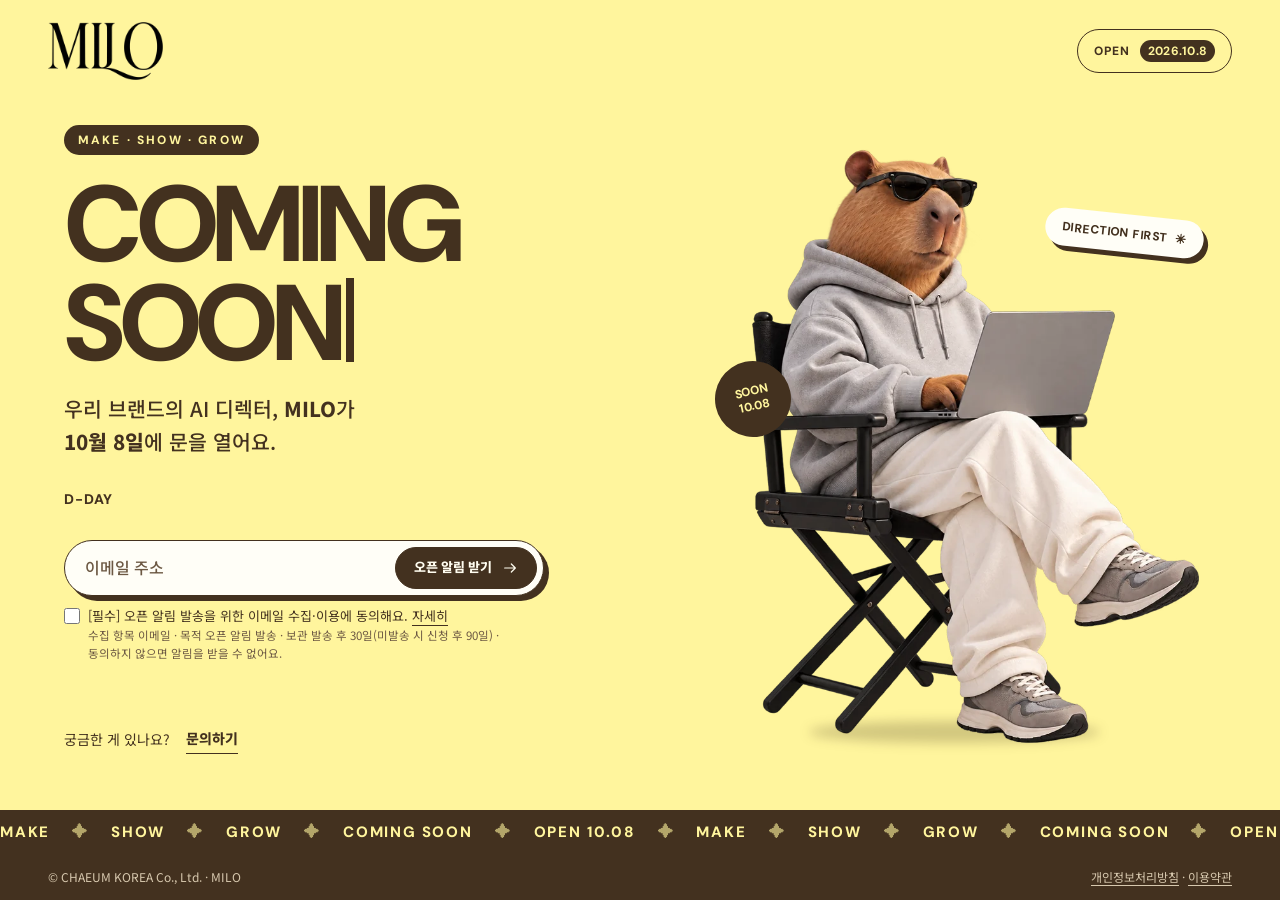
<file: coming-soon/index.html>
<!doctype html>
<html lang="ko">
<head>
  <meta charset="utf-8">
  <meta name="viewport" content="width=device-width, initial-scale=1, viewport-fit=cover">
  <meta name="theme-color" content="#fff59d">
  <meta name="robots" content="noindex, nofollow">
  <meta name="description" content="우리 브랜드의 AI 디렉터, MILO가 10월 8일에 문을 열어요.">
  <meta property="og:title" content="MILO — Coming Soon · 10.08 OPEN">
  <meta property="og:description" content="우리 브랜드의 AI 디렉터, MILO가 10월 8일에 문을 열어요.">
  <title>MILO — Coming Soon</title>
  <link rel="preconnect" href="https://fonts.googleapis.com">
  <link rel="preconnect" href="https://fonts.gstatic.com" crossorigin>
  <link href="https://fonts.googleapis.com/css2?family=DM+Sans:ital,wght@0,400;0,500;0,700;0,800;1,800&family=Noto+Sans+KR:wght@400;500;700;800;900&display=swap" rel="stylesheet">
  <link rel="stylesheet" href="../milo-tokens.css">
  <link rel="stylesheet" href="../policy.css">
  <style>
    /* Coming Soon (정식 오픈 전 임시 페이지) — 오픈하면 vercel.json의 redirects를 지우면 됩니다 */
    html, body { height: 100%; }
    body { margin: 0; background: var(--yellow); color: var(--brown); overflow-x: hidden; }
    .cs { position: relative; min-height: 100svh; display: grid; grid-template-rows: auto 1fr auto; grid-template-columns: minmax(0, 1fr); overflow: hidden; }
    .cs > * { min-width: 0; }

    /* 상단 */
    .cs-top { display: flex; align-items: center; justify-content: space-between; gap: 16px; padding: 22px clamp(16px, 4vw, 48px); }
    .cs-logo img { display: block; width: clamp(92px, 9vw, 124px); height: auto; }
    .cs-open { display: inline-flex; align-items: center; gap: 10px; padding: 10px 16px; border: var(--border); border-radius: var(--r-pill); font: 800 12px/1 var(--font-en); letter-spacing: .08em; }
    .cs-open b { background: var(--brown); color: var(--yellow); padding: 5px 8px; border-radius: var(--r-pill); letter-spacing: .02em; }

    /* 본문 */
    .cs-main { display: grid; grid-template-columns: minmax(0, 1.05fr) minmax(0, .95fr); align-items: center; gap: clamp(16px, 4vw, 56px); padding: 8px clamp(16px, 5vw, 72px) 28px; max-width: 1280px; width: 100%; margin: 0 auto; box-sizing: border-box; }
    .cs-copy { display: flex; flex-direction: column; gap: 20px; }
    .cs-tag { align-self: flex-start; font: 800 12px/1 var(--font-en); letter-spacing: .18em; padding: 9px 14px; border-radius: var(--r-pill); background: var(--brown); color: var(--yellow); }
    .cs-title { margin: 0; font: 800 clamp(52px, 8.4vw, 124px)/.92 var(--font-en); letter-spacing: -0.06em; min-height: 1.84em; }
    .cs-title .line { display: block; }
    .cs-caret { display: inline-block; width: .08em; height: .78em; margin-left: .06em; vertical-align: -0.02em; background: currentColor; animation: cs-blink 1s steps(1) infinite; }
    .cs-lead { margin: 0; font-size: clamp(17px, 1.6vw, 21px); line-height: 1.6; font-weight: 500; }
    .cs-lead b { font-weight: 800; }
    .cs-dday { font: 800 14px/1 var(--font-en); letter-spacing: .06em; }

    /* 알림 신청 폼 */
    .cs-form { display: grid; grid-template-columns: minmax(0, 1fr); gap: 10px; max-width: 480px; }
    .cs-field { display: flex; gap: 8px; padding: 6px; border: var(--border); border-radius: var(--r-pill); background: var(--white); box-shadow: var(--shadow-sm) var(--brown); }
    .cs-field input { flex: 1; min-width: 0; border: 0; background: transparent; padding: 10px 14px; font: 500 16px/1.2 var(--font-ko); color: var(--brown); outline: none; }
    .cs-field input::placeholder { color: var(--brown-soft); }
    .cs-field .m-btn { gap: 10px; padding: 12px 18px; }
    .cs-agree { display: flex; align-items: flex-start; gap: 8px; font-size: 13px; line-height: 1.5; }
    .cs-agree input { width: 16px; height: 16px; margin: 2px 0 0; accent-color: var(--brown); flex: none; }
    .cs-agree a { border-bottom: 1px solid currentColor; }
    .cs-agree-note { display: block; margin-top: 2px; font-size: 11.5px; color: var(--brown-soft); }
    .cs-msg { min-height: 20px; margin: 0; font-size: 13px; font-weight: 700; }
    .cs-msg.is-error { color: #a1301b; }
    .cs-done { display: none; padding: 16px 20px; border: var(--border); border-radius: var(--r-md); background: var(--white); font-weight: 700; max-width: 480px; box-sizing: border-box; }
    .cs-form.is-sent { display: none; }
    .cs-form.is-sent + .cs-done { display: block; }
    .cs-sub { display: flex; flex-wrap: wrap; align-items: center; gap: 8px 16px; font-size: 14px; }
    .cs-sub a { font-weight: 800; border-bottom: 1px solid currentColor; padding-bottom: 2px; }
    .cs-hp { position: absolute; left: -9999px; width: 1px; height: 1px; overflow: hidden; }

    /* 캐릭터 */
    .cs-char { position: relative; display: grid; place-items: end center; justify-self: center; width: min(100%, 520px); }
    .cs-char img { position: relative; z-index: 1; display: block; width: 100%; height: auto; max-height: 68svh; object-fit: contain; animation: cs-float 4s ease-in-out infinite; }
    .cs-shadow { position: absolute; bottom: 1.5%; left: 50%; width: 56%; height: 22px; margin-left: -28%; border-radius: 50%; background: rgba(51, 37, 22, .22); filter: blur(6px); animation: cs-shadow 4s ease-in-out infinite; }
    .cs-sticker { position: absolute; z-index: 2; top: 12%; right: 2%; box-shadow: var(--shadow-sm) var(--brown); background: var(--white); animation: cs-wobble 6s ease-in-out infinite; }
    .cs-sticker-circle { position: absolute; z-index: 2; left: 4%; top: 36%; animation: cs-spin 14s linear infinite; }

    /* 하단 흐르는 띠 */
    .cs-band { overflow: hidden; background: var(--brown); color: var(--yellow); border-top: var(--border); }
    .cs-band-track { display: flex; width: max-content; animation: cs-marquee 28s linear infinite; }
    .cs-band span { padding: 14px 0; font: 800 15px/1 var(--font-en); letter-spacing: .12em; white-space: nowrap; }
    .cs-band i { font-style: normal; padding: 0 22px; opacity: .6; }
    .cs-foot { display: flex; flex-wrap: wrap; justify-content: space-between; gap: 6px 16px; padding: 12px clamp(16px, 4vw, 48px) calc(12px + env(safe-area-inset-bottom)); background: var(--brown); color: var(--on-dark); font-size: 12px; }
    .cs-foot a { color: inherit; border-bottom: 1px solid currentColor; }

    /* 등장 순서 */
    .rise { opacity: 0; transform: translateY(18px); animation: cs-rise .7s cubic-bezier(.2, .7, .2, 1) forwards; animation-delay: calc(var(--i, 0) * 140ms + 100ms); }

    @keyframes cs-rise { to { opacity: 1; transform: none; } }
    @keyframes cs-float { 0%, 100% { transform: translateY(0); } 50% { transform: translateY(-14px); } }
    @keyframes cs-shadow { 0%, 100% { transform: scaleX(1); opacity: 1; } 50% { transform: scaleX(.82); opacity: .6; } }
    @keyframes cs-wobble { 0%, 100% { transform: rotate(-6deg); } 50% { transform: rotate(3deg); } }
    @keyframes cs-spin { to { transform: rotate(360deg); } }
    @keyframes cs-marquee { to { transform: translateX(-50%); } }
    @keyframes cs-blink { 50% { opacity: 0; } }

    @media (max-width: 860px) {
      .cs-main { grid-template-columns: minmax(0, 1fr); text-align: left; padding-top: 0; gap: 8px; }
      .cs-char { order: -1; width: min(72vw, 330px); }
      .cs-char img { max-height: 40svh; }
      .cs-sticker { top: 4%; right: -4%; }
      .cs-sticker-circle { left: -8%; top: 44%; width: 64px; height: 64px; font-size: 10px; }
      .cs-title { min-height: 1.84em; }
      .cs-open { padding: 8px 12px; font-size: 11px; }
    }
    @media (max-width: 420px) {
      .cs-field { flex-direction: column; border-radius: var(--r-md); }
      .cs-field .m-btn { justify-content: center; }
    }
    @media (prefers-reduced-motion: reduce) {
      *, *::before, *::after { animation: none !important; }
      .rise { opacity: 1; transform: none; }
    }
  </style>
<!-- Meta Pixel Code -->
<script>
!function(f,b,e,v,n,t,s)
{if(f.fbq)return;n=f.fbq=function(){n.callMethod?
n.callMethod.apply(n,arguments):n.queue.push(arguments)};
if(!f._fbq)f._fbq=n;n.push=n;n.loaded=!0;n.version='2.0';
n.queue=[];t=b.createElement(e);t.async=!0;
t.src=v;s=b.getElementsByTagName(e)[0];
s.parentNode.insertBefore(t,s)}(window, document,'script',
'https://connect.facebook.net/en_US/fbevents.js');
fbq('set', 'autoConfig', false, '2956921151336175'); // 버튼 문구·폼 자동 수집 끔 (개인정보 전송 방지)
fbq('init', '2956921151336175');
fbq('track', 'PageView');
</script>
<noscript><img height="1" width="1" style="display:none"
src="https://www.facebook.com/tr?id=2956921151336175&ev=PageView&noscript=1"
/></noscript>
<!-- End Meta Pixel Code -->
</head>
<body>
<svg xmlns="http://www.w3.org/2000/svg" style="display:none" aria-hidden="true">
  <symbol id="i-star" viewBox="0 0 24 24"><path d="M12 3v18M3 12h18M5.6 5.6l12.8 12.8M18.4 5.6 5.6 18.4" fill="none" stroke="currentColor" stroke-width="2.2" stroke-linecap="round"/></symbol>
  <symbol id="i-arrow-right" viewBox="0 0 24 24"><path d="M4 12h16M14 6l6 6-6 6" fill="none" stroke="currentColor" stroke-width="1.8" stroke-linecap="round" stroke-linejoin="round"/></symbol>
</svg>

<div class="cs">
  <header class="cs-top">
    <span class="cs-logo rise" style="--i:0"><img src="../assets/milo-logo.png" alt="MILO" width="600" height="304"></span>
    <span class="cs-open rise" style="--i:1">OPEN <b>2026.10.8</b></span>
  </header>

  <main class="cs-main">
    <div class="cs-copy">
      <span class="cs-tag rise" style="--i:2">MAKE · SHOW · GROW</span>
      <h1 class="cs-title rise" style="--i:3" aria-label="Coming Soon">
        <span class="line" data-type="COMING"></span><span class="line" data-type="SOON"></span>
      </h1>
      <p class="cs-lead rise" style="--i:4">우리 브랜드의 AI 디렉터, <b>MILO</b>가<br><b>10월 8일</b>에 문을 열어요.</p>
      <p class="cs-dday rise" style="--i:5" id="dday" aria-live="polite"></p>

      <form class="cs-form rise" style="--i:6" id="notify-form" novalidate>
        <div class="cs-field">
          <label for="email" class="cs-hp">이메일</label>
          <input id="email" name="email" type="email" inputmode="email" autocomplete="email" placeholder="이메일 주소" required>
          <button class="m-btn" type="submit">오픈 알림 받기 <svg class="m-icon"><use href="#i-arrow-right"/></svg></button>
        </div>
        <label class="cs-agree"><input type="checkbox" name="agree_privacy" required><span>[필수] 오픈 알림 발송을 위한 이메일 수집·이용에 동의해요. <a href="#" data-policy="privacy">자세히</a><small class="cs-agree-note">수집 항목 이메일 · 목적 오픈 알림 발송 · 보관 발송 후 30일(미발송 시 신청 후 90일) · 동의하지 않으면 알림을 받을 수 없어요.</small></span></label>
        <div class="cs-hp" aria-hidden="true"><label>website <input type="text" name="website" tabindex="-1" autocomplete="off"></label></div>
        <p class="cs-msg" id="notify-msg" role="status"></p>
      </form>
      <p class="cs-done" role="status">신청 완료! 10월 8일 오픈 소식을 이메일로 보내 드릴게요.</p>

      <p class="cs-sub rise" style="--i:7">궁금한 게 있나요? <a href="../contact/">문의하기</a></p>
    </div>

    <figure class="cs-char rise" style="--i:3">
      <span class="cs-shadow" aria-hidden="true"></span>
      <img src="../assets/director-chair.webp" alt="디렉터 의자에 앉아 노트북을 든 MILO 카피바라 캐릭터" width="768" height="960">
      <span class="m-sticker cs-sticker" aria-hidden="true">Direction first <svg class="m-icon"><use href="#i-star"/></svg></span>
      <span class="m-sticker-circle cs-sticker-circle" aria-hidden="true">SOON<br>10.08</span>
    </figure>
  </main>

  <div>
    <div class="cs-band" aria-hidden="true">
      <div class="cs-band-track">
        <span>MAKE<i>✦</i>SHOW<i>✦</i>GROW<i>✦</i>COMING SOON<i>✦</i>OPEN 10.08<i>✦</i>MAKE<i>✦</i>SHOW<i>✦</i>GROW<i>✦</i>COMING SOON<i>✦</i>OPEN 10.08<i>✦</i></span>
        <span>MAKE<i>✦</i>SHOW<i>✦</i>GROW<i>✦</i>COMING SOON<i>✦</i>OPEN 10.08<i>✦</i>MAKE<i>✦</i>SHOW<i>✦</i>GROW<i>✦</i>COMING SOON<i>✦</i>OPEN 10.08<i>✦</i></span>
      </div>
    </div>
    <footer class="cs-foot">
      <span>© CHAEUM KOREA Co., Ltd. · MILO</span>
      <span><a href="#" data-policy="privacy">개인정보처리방침</a> · <a href="#" data-policy="terms">이용약관</a></span>
    </footer>
  </div>
</div>

<script>
(function () {
  var reduce = window.matchMedia('(prefers-reduced-motion: reduce)').matches;

  // 타이핑: COMING → SOON
  var lines = document.querySelectorAll('.cs-title [data-type]');
  var caret = document.createElement('span');
  caret.className = 'cs-caret'; caret.setAttribute('aria-hidden', 'true');
  if (reduce) {
    lines.forEach(function (l) { l.textContent = l.dataset.type; });
    lines[lines.length - 1].appendChild(caret);
  } else {
    var li = 0, ci = 0;
    (function tick() {
      var line = lines[li], text = line.dataset.type;
      line.textContent = text.slice(0, ci + 1); line.appendChild(caret);
      ci++;
      if (ci < text.length) return setTimeout(tick, 95);
      if (li < lines.length - 1) { li++; ci = 0; return setTimeout(tick, 260); }
    })();
  }

  // D-day (한국 시간 기준, 10월 8일 00:00)
  var open = Date.UTC(2026, 9, 7, 15, 0, 0); // 2026-10-08 00:00 KST
  var days = Math.ceil((open - Date.now()) / 864e5);
  document.getElementById('dday').textContent = days > 0 ? 'D-' + days : 'D-DAY';

  // 오픈 알림 신청
  var form = document.getElementById('notify-form');
  var msg = document.getElementById('notify-msg');
  var btn = form.querySelector('button[type=submit]');
  function say(t, err) { msg.textContent = t; msg.classList.toggle('is-error', !!err); }
  form.addEventListener('submit', function (e) {
    e.preventDefault();
    var email = form.email.value.trim();
    if (!/^[^\s@]+@[^\s@]+\.[^\s@]+$/.test(email)) { say('이메일 주소를 확인해 주세요.', true); form.email.focus(); return; }
    if (!form.agree_privacy.checked) { say('개인정보 수집·이용에 동의해 주세요.', true); return; }
    btn.disabled = true; say('신청하는 중이에요…');
    fetch('/api/notify', {
      method: 'POST', headers: { 'Content-Type': 'application/json' },
      body: JSON.stringify({ email: email, agree_privacy: true, website: form.website.value, source: location.pathname + location.search })
    }).then(function (r) {
      if (r.ok) {
        say(''); form.classList.add('is-sent');
        // 메타 픽셀 Lead — 새 이메일이 실제로 저장됐을 때만 (중복·스팸 칸 제외, 이메일 값은 보내지 않음)
        return r.json().then(function (d) {
          if (d && d.new === true && window.fbq) fbq('track', 'Lead');
        }, function () {});
      }
      if (r.status === 429) say('잠시 후 다시 시도해 주세요.', true);
      else say('신청이 안 됐어요. 잠시 후 다시 시도하거나 문의하기를 이용해 주세요.', true);
    }).catch(function () {
      say('연결이 불안정해요. 잠시 후 다시 시도해 주세요.', true);
    }).then(function () { btn.disabled = false; });
  });
})();
</script>
<script src="../policy.js"></script>
</body>
</html>
</file>
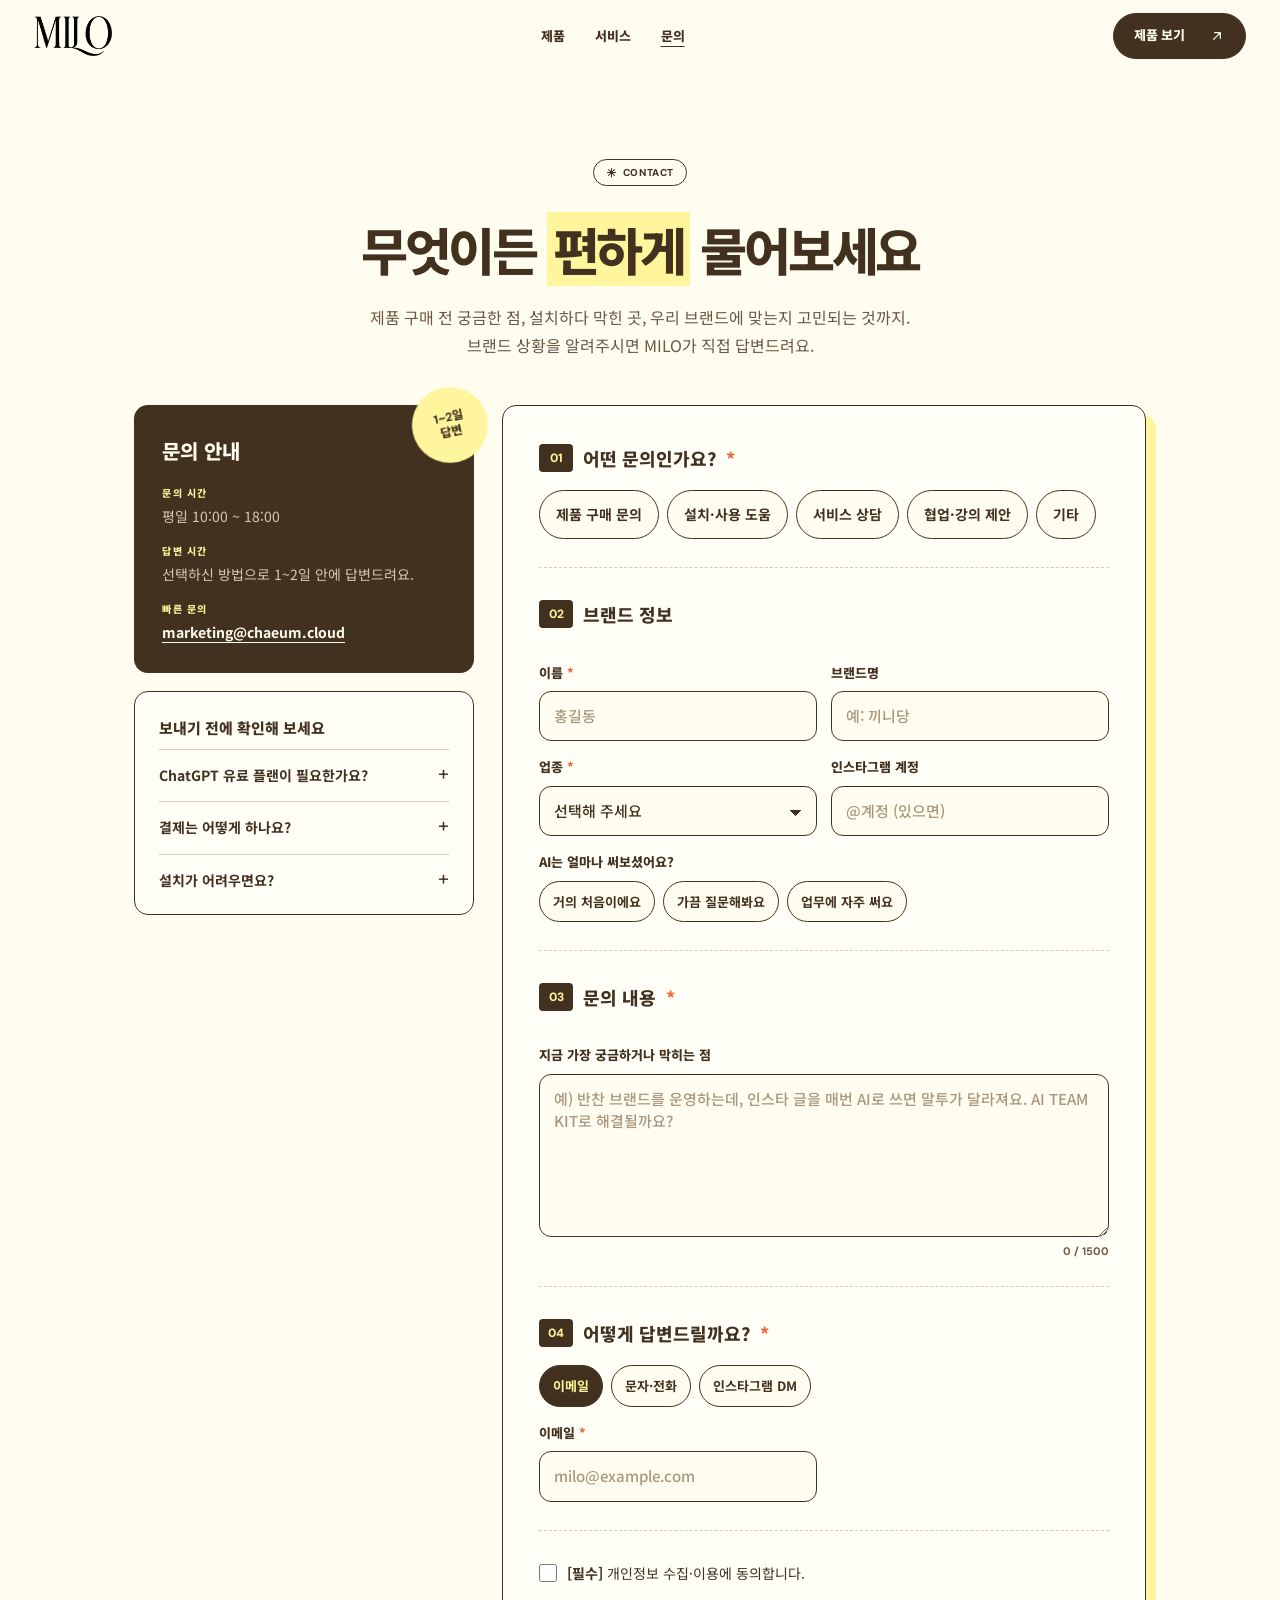
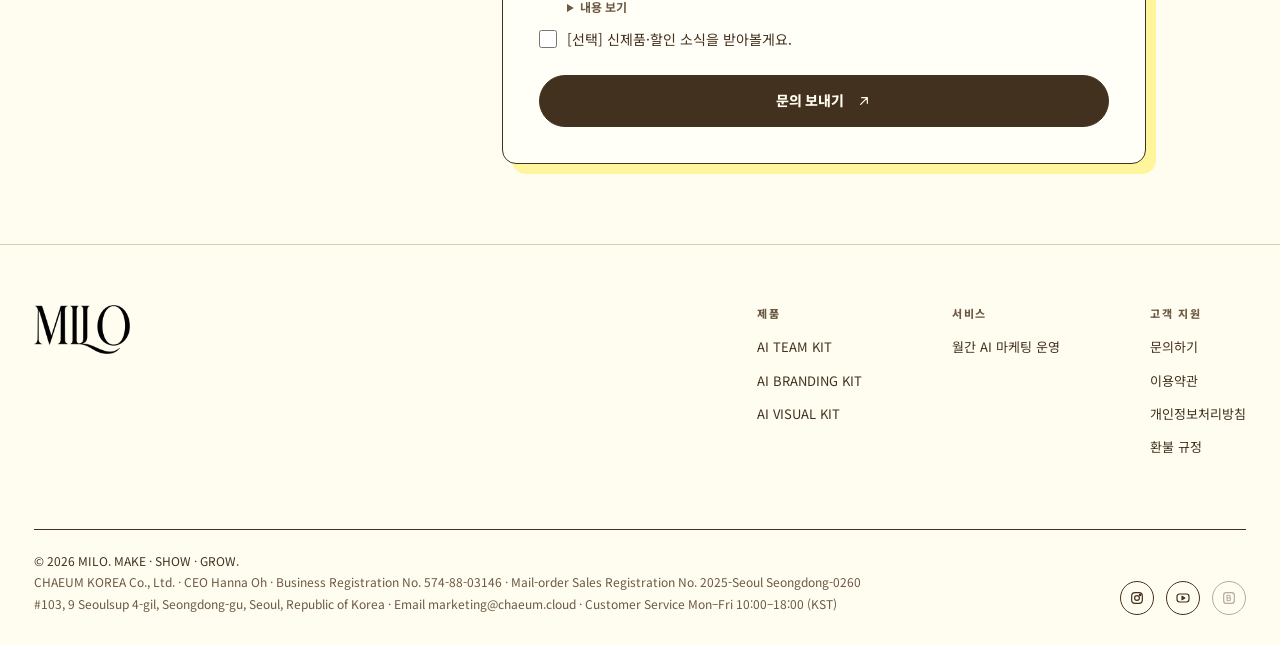
<file: contact/index.html>
<!doctype html>
<html lang="ko">
<head>
  <meta charset="utf-8">
  <meta name="viewport" content="width=device-width, initial-scale=1">
  <meta name="theme-color" content="#fffdf0">
  <meta name="description" content="MILO 제품 구매·사용 도움·서비스 상담·협업 제안 문의">
  <title>문의하기 — MILO</title>
  <link rel="preconnect" href="https://fonts.googleapis.com">
  <link rel="preconnect" href="https://fonts.gstatic.com" crossorigin>
  <link href="https://fonts.googleapis.com/css2?family=DM+Sans:ital,wght@0,400;0,500;0,700;0,800;1,800&family=Noto+Sans+KR:wght@400;500;700;800;900&display=swap" rel="stylesheet">
  <link rel="stylesheet" href="../milo-tokens.css">
  <link rel="stylesheet" href="../home.css">
  <link rel="stylesheet" href="contact.css">
  <link rel="stylesheet" href="../policy.css">
<!-- Meta Pixel Code -->
<script>
!function(f,b,e,v,n,t,s)
{if(f.fbq)return;n=f.fbq=function(){n.callMethod?
n.callMethod.apply(n,arguments):n.queue.push(arguments)};
if(!f._fbq)f._fbq=n;n.push=n;n.loaded=!0;n.version='2.0';
n.queue=[];t=b.createElement(e);t.async=!0;
t.src=v;s=b.getElementsByTagName(e)[0];
s.parentNode.insertBefore(t,s)}(window, document,'script',
'https://connect.facebook.net/en_US/fbevents.js');
fbq('set', 'autoConfig', false, '2956921151336175'); // 버튼 문구·폼 자동 수집 끔 (개인정보 전송 방지)
fbq('init', '2956921151336175');
fbq('track', 'PageView');
</script>
<noscript><img height="1" width="1" style="display:none"
src="https://www.facebook.com/tr?id=2956921151336175&ev=PageView&noscript=1"
/></noscript>
<!-- End Meta Pixel Code -->
</head>
<body>
<svg xmlns="http://www.w3.org/2000/svg" style="display:none" aria-hidden="true">
  <symbol id="i-star" viewBox="0 0 24 24"><path d="M12 3v18M3 12h18M5.6 5.6l12.8 12.8M18.4 5.6 5.6 18.4" fill="none" stroke="currentColor" stroke-width="2.2" stroke-linecap="round"/></symbol>
  <symbol id="i-arrow-up-right" viewBox="0 0 24 24"><path d="M7 17 17 7M8.5 7H17v8.5" fill="none" stroke="currentColor" stroke-width="1.8" stroke-linecap="round" stroke-linejoin="round"/></symbol>
  <symbol id="i-check" viewBox="0 0 24 24"><path d="M5 12.5 10 17.5 19.5 7" fill="none" stroke="currentColor" stroke-width="2.2" stroke-linecap="round" stroke-linejoin="round"/></symbol>
  <symbol id="i-sns-insta" viewBox="0 0 24 24"><rect x="4" y="4" width="16" height="16" rx="5" fill="none" stroke="currentColor" stroke-width="1.8"/><circle cx="12" cy="12" r="3.6" fill="none" stroke="currentColor" stroke-width="1.8"/><circle cx="16.8" cy="7.2" r="1.1" fill="currentColor"/></symbol>
  <symbol id="i-sns-youtube" viewBox="0 0 24 24"><rect x="3" y="6" width="18" height="12" rx="4" fill="none" stroke="currentColor" stroke-width="1.8"/><path d="M10.5 9.5v5l4.2-2.5z" fill="currentColor"/></symbol>
  <symbol id="i-sns-blog" viewBox="0 0 24 24"><rect x="4" y="4" width="16" height="16" rx="4" fill="none" stroke="currentColor" stroke-width="1.8"/><path d="M9 8v8h3.4a2 2 0 0 0 0-4H9h3a2 2 0 0 0 0-4z" fill="none" stroke="currentColor" stroke-width="1.6" stroke-linejoin="round"/></symbol>
</svg>

<a class="h-skip" href="#contact-form">문의폼으로 건너뛰기</a>

<header class="h-header" id="top">
  <div class="m-container h-header-inner">
    <a class="h-logo" href="../index.html" aria-label="MILO 홈"><img src="../assets/milo-logo.png" alt="MILO" width="600" height="304"></a>
    <nav class="h-nav" aria-label="주요 메뉴">
      <a href="../index.html#products">제품</a>
      <a href="../service/index.html">서비스</a>
      <a href="index.html" aria-current="page">문의</a>
    </nav>
    <a class="m-btn h-header-cta" href="../index.html#products">제품 보기 <svg class="m-icon"><use href="#i-arrow-up-right"/></svg></a>
  </div>
</header>

<main>
  <section class="c-hero">
    <div class="m-container">
      <p class="m-tag is-line"><svg class="m-icon"><use href="#i-star"/></svg>CONTACT</p>
      <h1 class="m-title c-title">무엇이든 <span class="m-mark">편하게</span> 물어보세요</h1>
      <p class="c-lead">제품 구매 전 궁금한 점, 설치하다 막힌 곳, 우리 브랜드에 맞는지 고민되는 것까지. <br>브랜드 상황을 알려주시면 MILO가 직접 답변드려요.</p>
    </div>
  </section>

  <section class="c-body">
    <div class="m-container c-grid">

      <!-- ===== 안내 ===== -->
      <aside class="c-aside">
        <div class="c-info">
          <h2>문의 안내</h2>
          <dl>
            <div><dt>문의 시간</dt><dd>평일 10:00 ~ 18:00</dd></div>
            <div><dt>답변 시간</dt><dd>선택하신 방법으로 1~2일 안에 답변드려요.</dd></div>
            <div><dt>빠른 문의</dt><dd><a href="mailto:marketing@chaeum.cloud">marketing@chaeum.cloud</a></dd></div>
          </dl>
          <span class="m-sticker-circle c-info-badge">1~2일<br>답변</span>
        </div>

        <div class="c-faq">
          <h3>보내기 전에 확인해 보세요</h3>
          <details><summary>ChatGPT 유료 플랜이 필요한가요?</summary><p>ChatGPT 구독료는 키트 가격에 포함되지 않아요. 프로젝트 기능 사용 조건은 [확인 필요].</p></details>
          <details><summary>결제는 어떻게 하나요?</summary><p>Gumroad에서 카드로 결제해요. 해외 결제가 되는 카드가 필요하고, 국내 간편결제는 아직 지원하지 않아요.</p></details>
          <details><summary>설치가 어려우면요?</summary><p>설치 가이드 PDF와 영상이 기본 포함돼요. 그래도 막히면 아래 폼에 '설치·사용 도움'으로 남겨주세요.</p></details>
        </div>
      </aside>

      <!-- ===== 문의폼 ===== -->
      <!-- TODO(DB 연결): data-endpoint에 저장 API 주소를 넣으면 script가 JSON으로 전송. 지금은 전송 없이 완료 화면만 보여줌 -->
      <form class="c-form" id="contact-form" data-endpoint="/api/contact" novalidate>
        <input type="text" name="website" class="c-hp" tabindex="-1" autocomplete="off" aria-hidden="true">

        <fieldset class="c-step">
          <legend><span class="no">01</span>어떤 문의인가요? <em>*</em></legend>
          <div class="c-chips" role="radiogroup">
            <label><input type="radio" name="type" value="purchase" required><span>제품 구매 문의</span></label>
            <label><input type="radio" name="type" value="support"><span>설치·사용 도움</span></label>
            <label><input type="radio" name="type" value="service"><span>서비스 상담</span></label>
            <label><input type="radio" name="type" value="partner"><span>협업·강의 제안</span></label>
            <label><input type="radio" name="type" value="etc"><span>기타</span></label>
          </div>
          <div class="c-field c-products" data-show-for="purchase support">
            <span class="c-label">관심 있는 제품 <small>여러 개 선택 가능</small></span>
            <div class="c-chips is-sm">
              <label><input type="checkbox" name="products" value="ai-team"><span>AI TEAM KIT</span></label>
              <label><input type="checkbox" name="products" value="ai-branding"><span>AI BRANDING KIT</span></label>
              <label><input type="checkbox" name="products" value="ai-visual"><span>AI VISUAL KIT (10월 둘째 주 오픈 예정)</span></label>
            </div>
          </div>
          <div class="c-field" data-show-for="support">
            <label class="c-label" for="order">구매 이메일 또는 주문번호 <small>설치·사용 도움일 때만</small></label>
            <input id="order" name="order" type="text" placeholder="Gumroad 구매 시 쓴 이메일">
          </div>
        </fieldset>

        <fieldset class="c-step">
          <legend><span class="no">02</span>브랜드 정보</legend>
          <div class="c-row">
            <div class="c-field">
              <label class="c-label" for="name">이름 <em>*</em></label>
              <input id="name" name="name" type="text" autocomplete="name" required placeholder="홍길동">
            </div>
            <div class="c-field">
              <label class="c-label" for="brand">브랜드명</label>
              <input id="brand" name="brand" type="text" autocomplete="organization" placeholder="예: 끼니당">
            </div>
          </div>
          <div class="c-row">
            <div class="c-field">
              <label class="c-label" for="industry">업종 <em>*</em></label>
              <select id="industry" name="industry" required>
                <option value="">선택해 주세요</option>
                <option>카페·베이커리</option>
                <option>음식점·반찬·밀키트</option>
                <option>뷰티·네일·헤어</option>
                <option>공방·핸드메이드</option>
                <option>온라인 쇼핑몰·스마트스토어</option>
                <option>교육·강의·1인 브랜드</option>
                <option>기타</option>
              </select>
            </div>
            <div class="c-field">
              <label class="c-label" for="insta">인스타그램 계정</label>
              <input id="insta" name="insta" type="text" placeholder="@계정 (있으면)">
            </div>
          </div>
          <div class="c-field">
            <span class="c-label">AI는 얼마나 써보셨어요?</span>
            <div class="c-chips is-sm">
              <label><input type="radio" name="ai_level" value="none"><span>거의 처음이에요</span></label>
              <label><input type="radio" name="ai_level" value="sometimes"><span>가끔 질문해봐요</span></label>
              <label><input type="radio" name="ai_level" value="often"><span>업무에 자주 써요</span></label>
            </div>
          </div>
        </fieldset>

        <fieldset class="c-step">
          <legend><span class="no">03</span>문의 내용 <em>*</em></legend>
          <div class="c-field">
            <label class="c-label" for="message">지금 가장 궁금하거나 막히는 점</label>
            <textarea id="message" name="message" rows="6" maxlength="1500" required placeholder="예) 반찬 브랜드를 운영하는데, 인스타 글을 매번 AI로 쓰면 말투가 달라져요. AI TEAM KIT로 해결될까요?"></textarea>
            <span class="c-count"><b>0</b> / 1500</span>
          </div>
        </fieldset>

        <fieldset class="c-step">
          <legend><span class="no">04</span>어떻게 답변드릴까요? <em>*</em></legend>
          <div class="c-chips is-sm" role="radiogroup">
            <label><input type="radio" name="reply_via" value="email" required checked><span>이메일</span></label>
            <label><input type="radio" name="reply_via" value="phone"><span>문자·전화</span></label>
            <label><input type="radio" name="reply_via" value="dm"><span>인스타그램 DM</span></label>
          </div>
          <div class="c-row">
            <div class="c-field" data-show-for-reply="email">
              <label class="c-label" for="email">이메일 <em>*</em></label>
              <input id="email" name="email" type="email" autocomplete="email" placeholder="milo@example.com">
            </div>
            <div class="c-field" data-show-for-reply="phone">
              <label class="c-label" for="phone">휴대폰 번호 <em>*</em></label>
              <input id="phone" name="phone" type="tel" autocomplete="tel" inputmode="tel" placeholder="010-0000-0000">
            </div>
          </div>
          <p class="c-hint" data-show-for-reply="dm">DM으로 답변받으려면 02의 <b>인스타그램 계정</b>을 꼭 적어주세요.</p>
        </fieldset>

        <div class="c-consent">
          <label class="c-check"><input type="checkbox" name="agree_privacy" required><span><b>[필수]</b> 개인정보 수집·이용에 동의합니다.</span></label>
          <details><summary>내용 보기</summary>
            <p>수집 항목: 이름, 연락처(이메일·휴대폰·인스타그램 계정 중 입력한 것), 브랜드명, 업종, 문의 내용<br>수집 목적: 문의 확인 및 답변<br>보유 기간: 문의 처리 후 6개월, 이후 지체 없이 파기<br>동의를 거부할 수 있으며, 거부 시 문의 접수가 어려워요.</p>
          </details>
          <label class="c-check"><input type="checkbox" name="agree_marketing"><span>[선택] 신제품·할인 소식을 받아볼게요.</span></label>
        </div>

        <p class="c-error" role="alert" hidden></p>
        <button class="m-btn is-full c-submit" type="submit">문의 보내기 <svg class="m-icon"><use href="#i-arrow-up-right"/></svg></button>
      </form>

      <div class="c-done" id="contact-done" hidden tabindex="-1">
        <span class="m-ring is-fill is-lg"><svg class="m-icon"><use href="#i-check"/></svg></span>
        <h2>문의가 접수됐어요</h2>
        <p>남겨주신 방법으로 1~2일 안에 답변드릴게요.<br>급한 문의는 <a href="mailto:marketing@chaeum.cloud">marketing@chaeum.cloud</a>로 보내주세요.</p>
        <a class="m-btn is-line" href="../index.html#products">제품 둘러보기 <svg class="m-icon"><use href="#i-arrow-up-right"/></svg></a>
      </div>

    </div>
  </section>
</main>

<footer class="h-footer">
  <div class="m-container">
    <div class="h-footer-top">
      <a class="h-footer-logo" href="../index.html" aria-label="MILO 홈"><img src="../assets/milo-logo.png" alt="MILO" width="600" height="304" loading="lazy"></a>
      <div class="h-footer-cols">
        <nav aria-label="제품">
          <p>제품</p>
          <a href="../ai-team/index.html">AI TEAM KIT</a>
          <a href="../ai-branding/index.html">AI BRANDING KIT</a>
          <a href="../index.html#products">AI VISUAL KIT</a>
        </nav>
        <nav aria-label="서비스">
          <p>서비스</p>
          <a href="../service/index.html">월간 AI 마케팅 운영</a>
        </nav>
        <nav aria-label="고객 지원">
          <p>고객 지원</p>
          <a href="index.html">문의하기</a>
          <a href="#" data-policy="terms">이용약관</a>
          <a href="#" data-policy="privacy">개인정보처리방침</a>
          <a href="#" data-policy="refund">환불 규정</a>
        </nav>
      </div>
    </div>
    <div class="h-footer-bottom">
      <p>© 2026 MILO. MAKE · SHOW · GROW.<br><span>CHAEUM KOREA Co., Ltd. · CEO Hanna Oh · Business Registration No. 574-88-03146 · Mail-order Sales Registration No. 2025-Seoul Seongdong-0260<br>#103, 9 Seoulsup 4-gil, Seongdong-gu, Seoul, Republic of Korea · Email <a href="mailto:marketing@chaeum.cloud">marketing@chaeum.cloud</a> · Customer Service Mon–Fri 10:00–18:00 (KST)</span></p>
      <div class="h-sns" aria-label="SNS">
        <a href="https://www.instagram.com/director.milo" target="_blank" rel="noopener" aria-label="인스타그램"><svg class="m-icon"><use href="#i-sns-insta"/></svg></a>
        <a href="https://www.youtube.com/@directormilo" target="_blank" rel="noopener" aria-label="유튜브"><svg class="m-icon"><use href="#i-sns-youtube"/></svg></a>
        <a class="is-disabled" aria-disabled="true" aria-label="블로그 (준비 중)"><svg class="m-icon"><use href="#i-sns-blog"/></svg></a>
      </div>
    </div>
  </div>
</footer>

<script src="contact.js"></script>
<script src="../policy.js"></script>
</body>
</html>
</file>
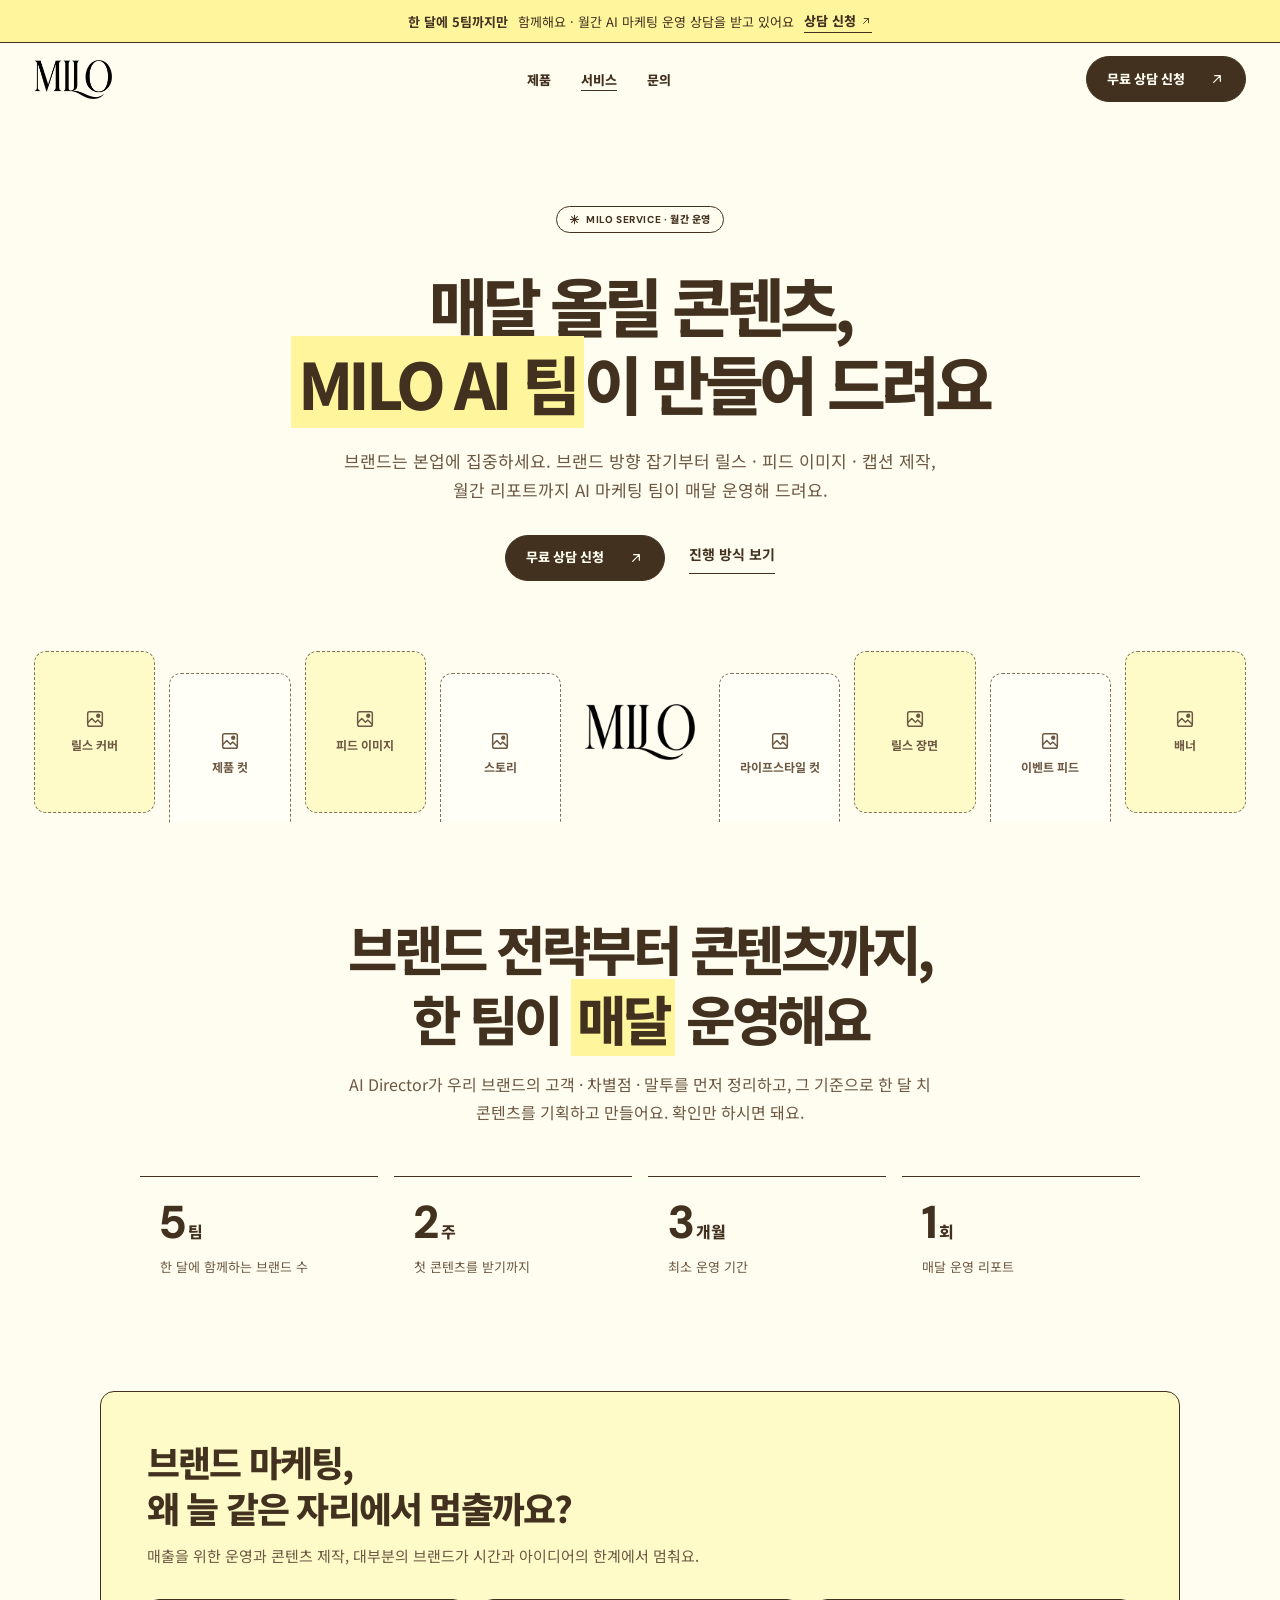
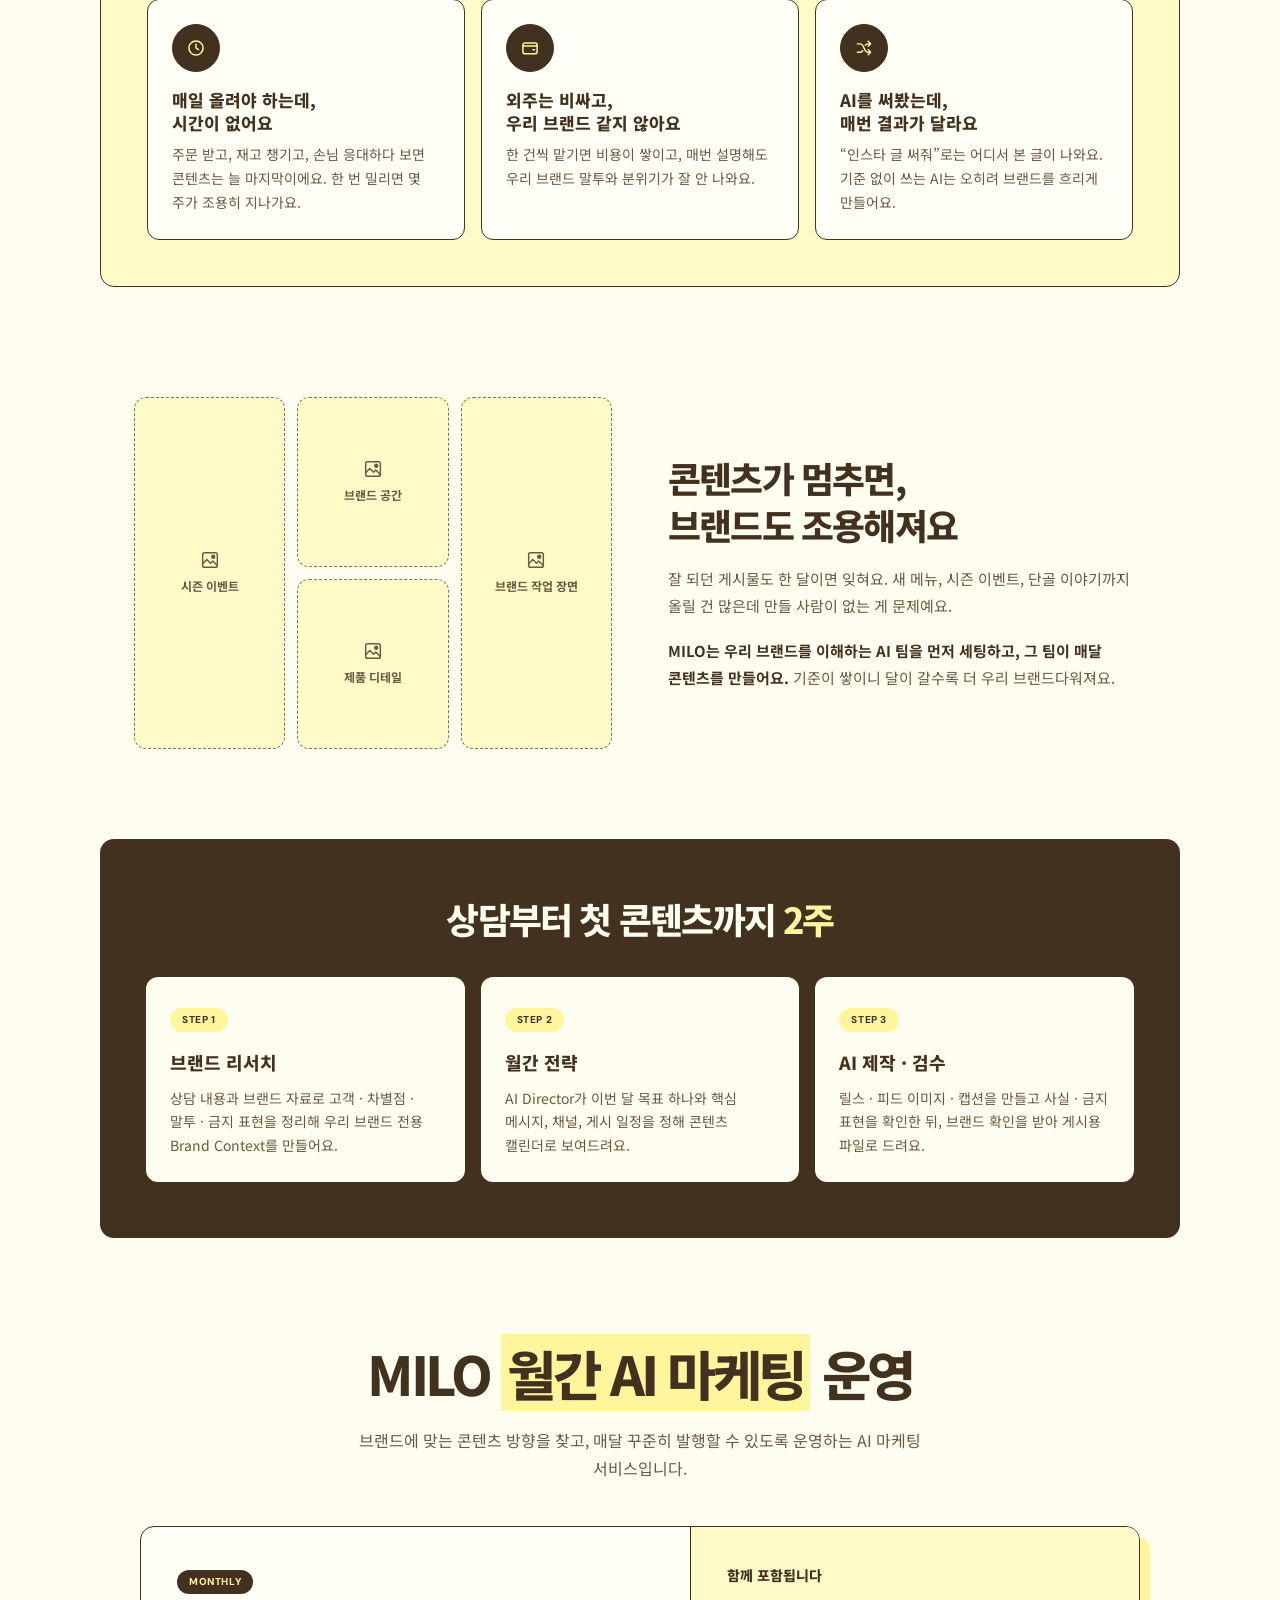
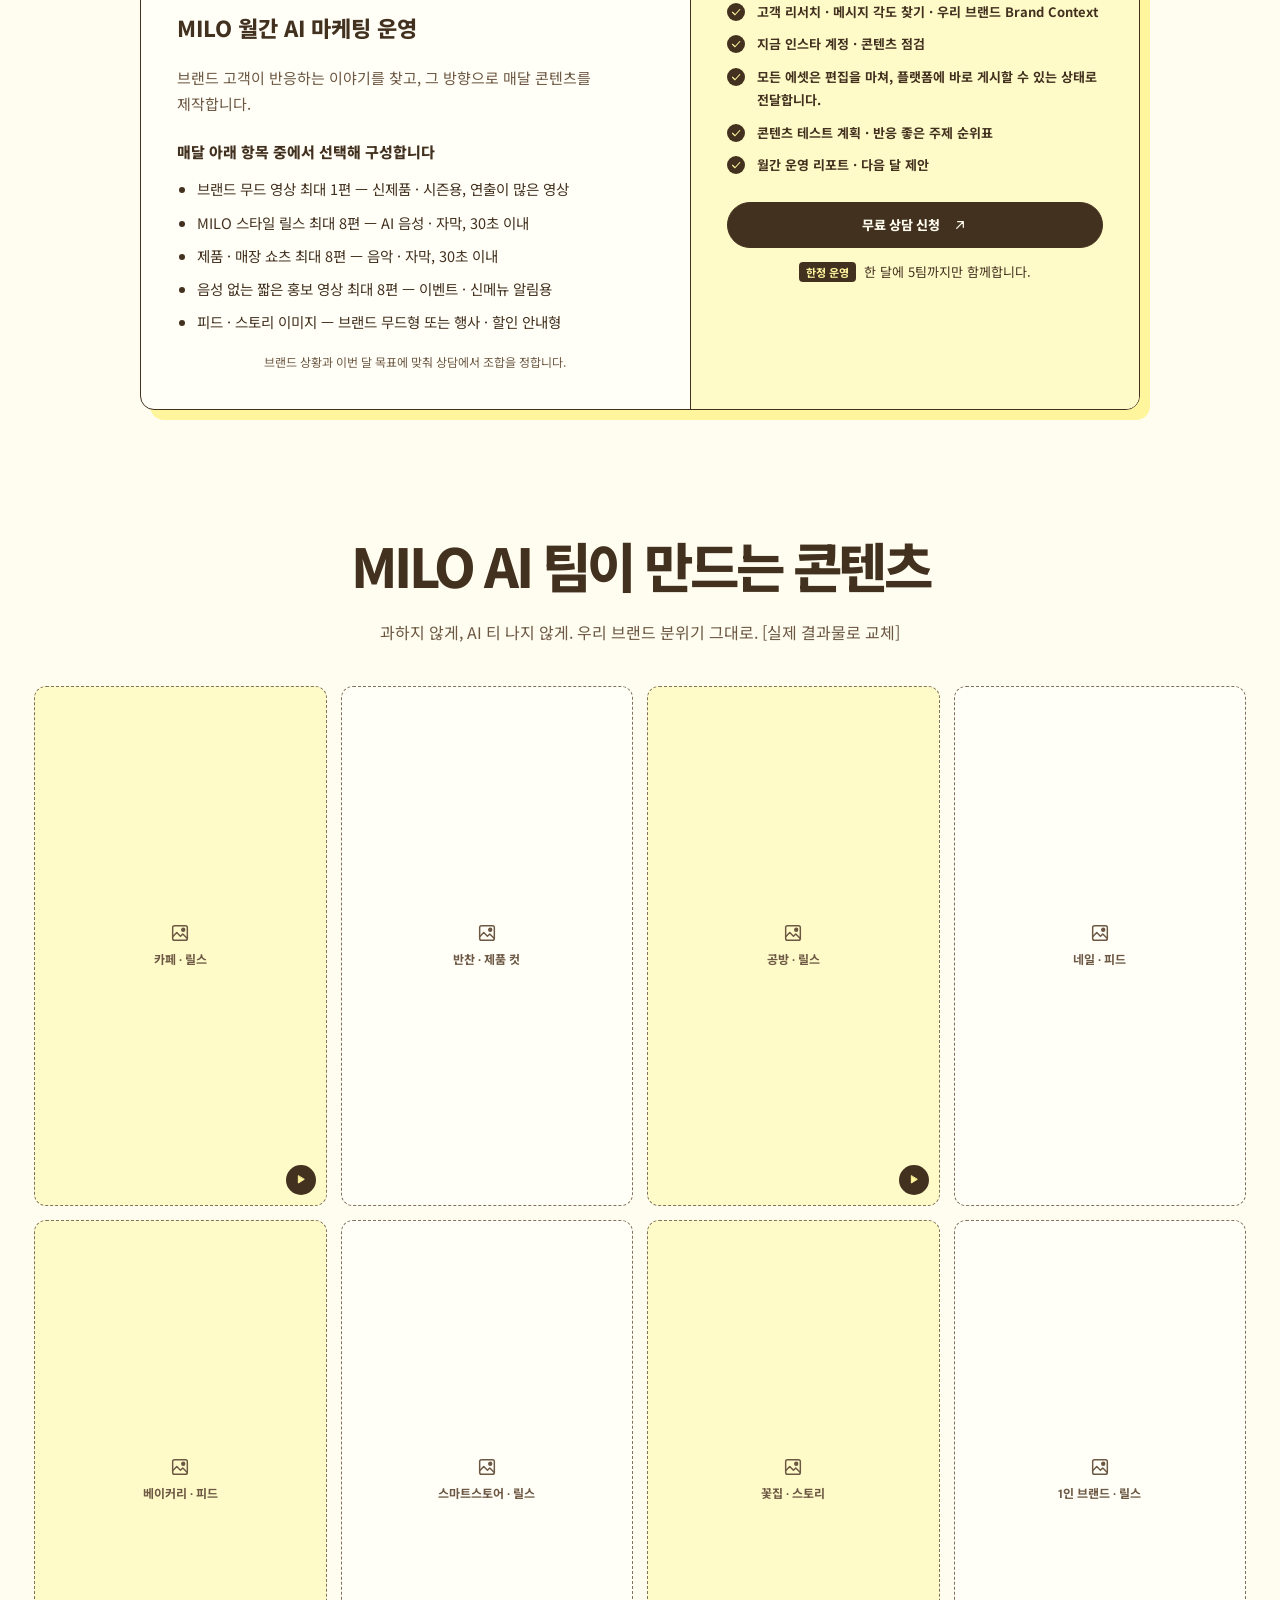
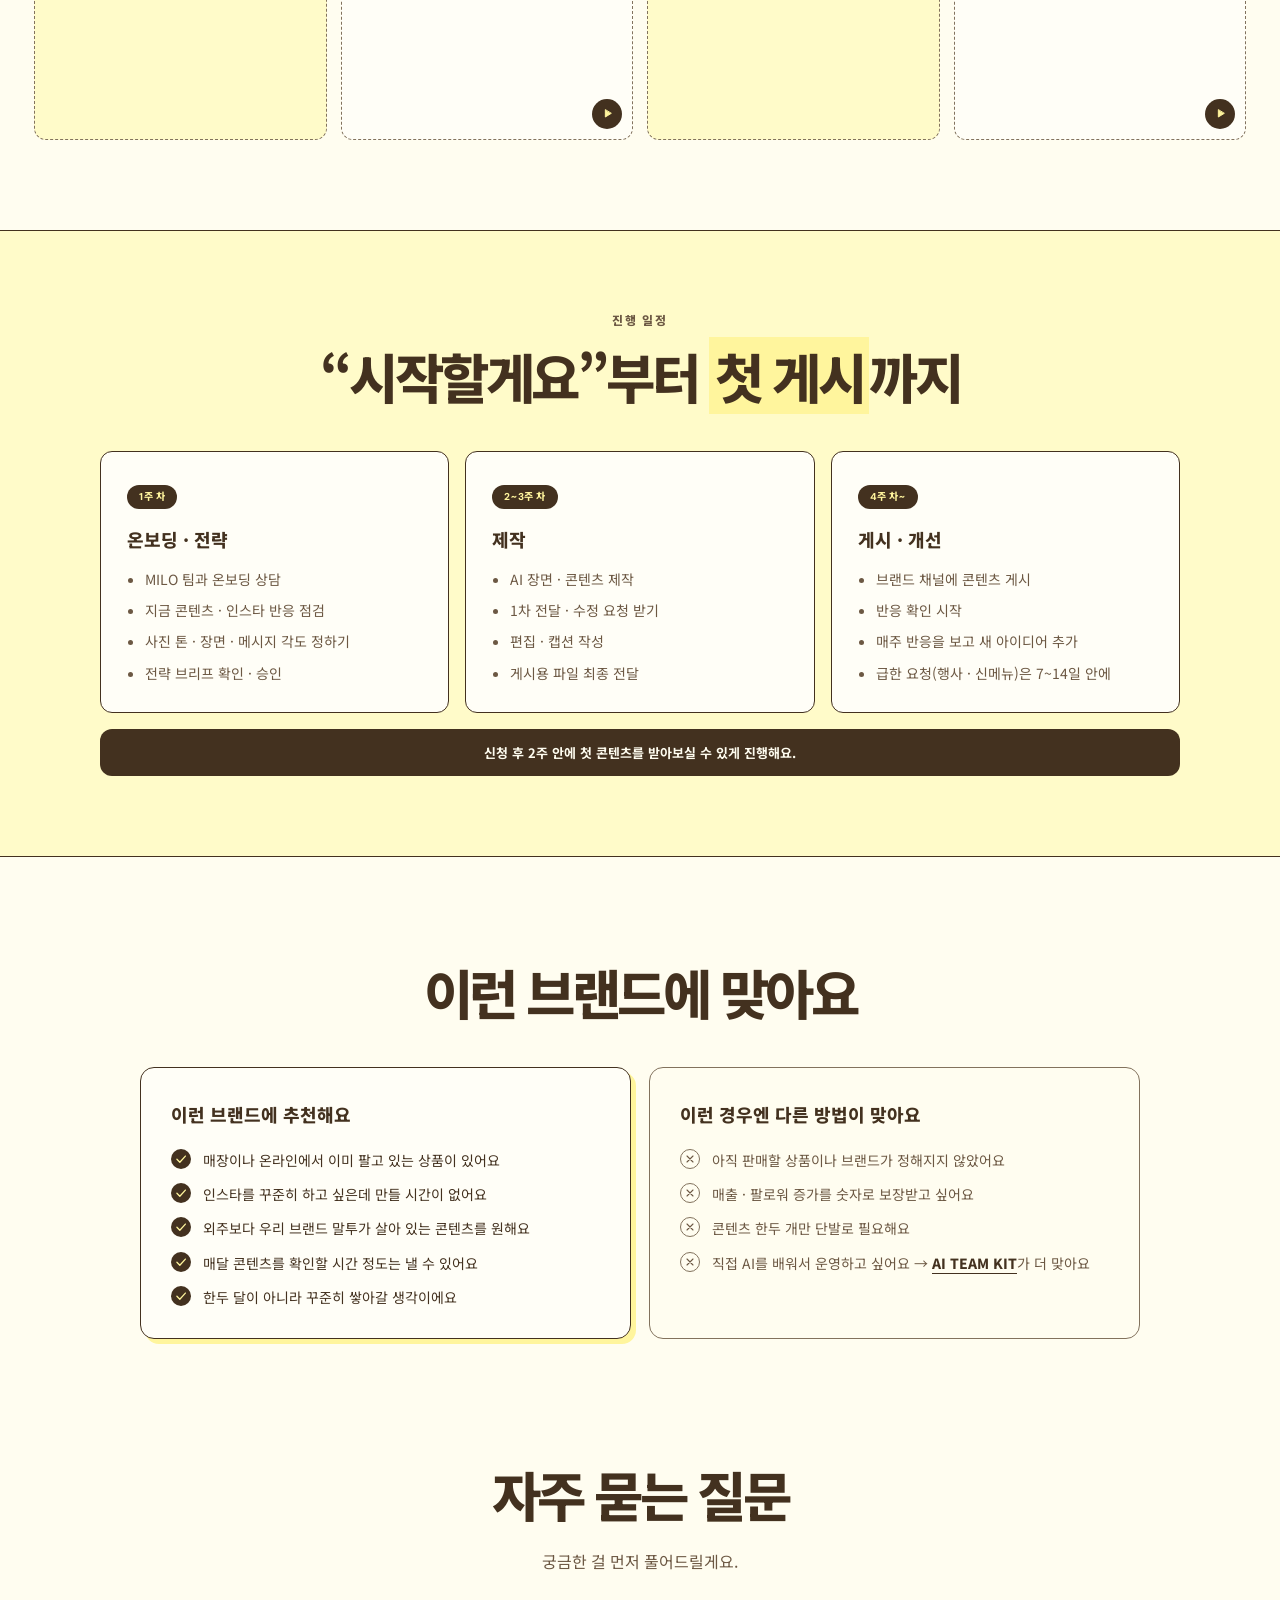
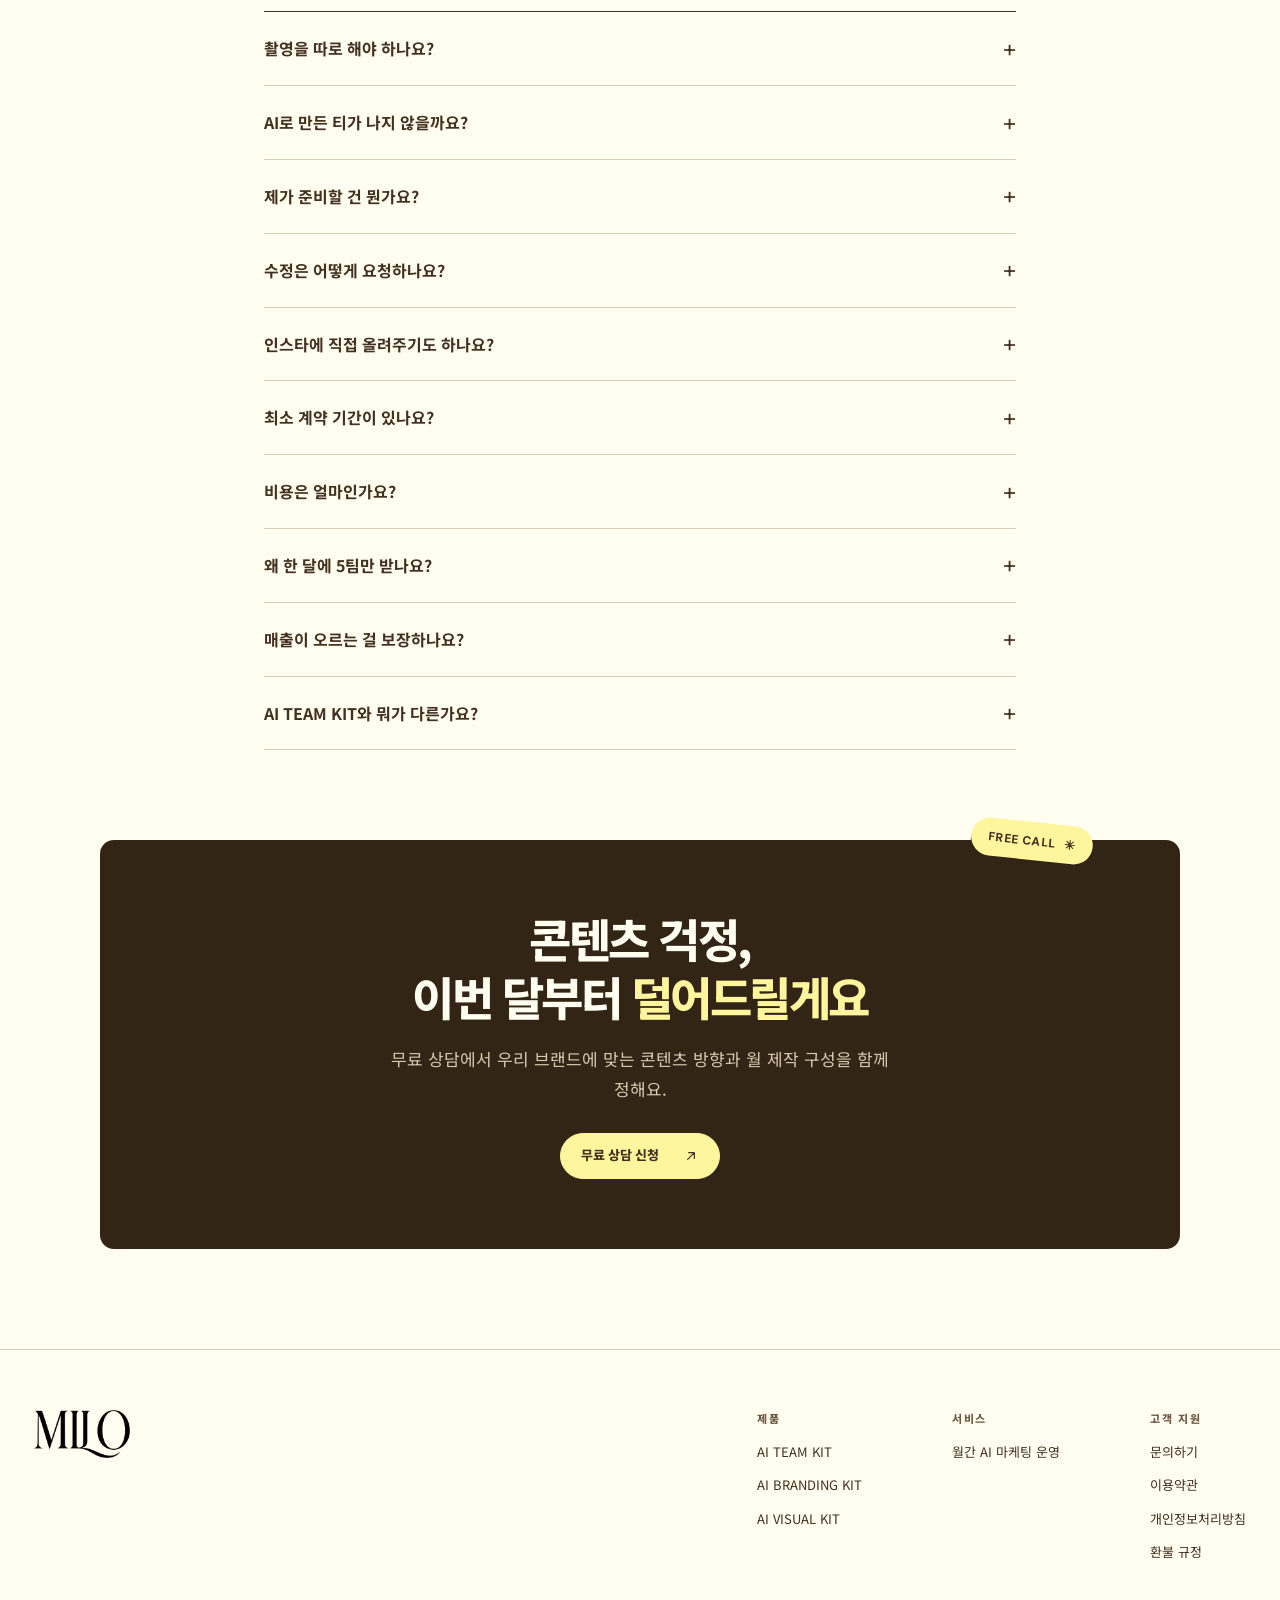
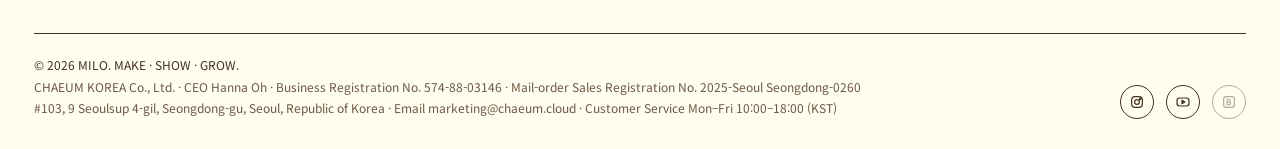
<file: service/index.html>
<!doctype html>
<html lang="ko">
<head>
  <meta charset="utf-8">
  <meta name="viewport" content="width=device-width, initial-scale=1">
  <meta name="theme-color" content="#fffdf0">
  <meta name="description" content="매달 올릴 콘텐츠, MILO AI 팀이 만들어 드려요. 소상공인을 위한 월간 AI 마케팅 운영 서비스.">
  <title>월간 AI 마케팅 운영 — MILO 서비스</title>
  <link rel="preconnect" href="https://fonts.googleapis.com">
  <link rel="preconnect" href="https://fonts.gstatic.com" crossorigin>
  <link href="https://fonts.googleapis.com/css2?family=DM+Sans:ital,wght@0,400;0,500;0,700;0,800;1,800&family=Noto+Sans+KR:wght@400;500;700;800;900&display=swap" rel="stylesheet">
  <link rel="stylesheet" href="../milo-tokens.css">
  <link rel="stylesheet" href="../home.css">
  <link rel="stylesheet" href="service.css">
  <link rel="stylesheet" href="../policy.css">
<!-- Meta Pixel Code -->
<script>
!function(f,b,e,v,n,t,s)
{if(f.fbq)return;n=f.fbq=function(){n.callMethod?
n.callMethod.apply(n,arguments):n.queue.push(arguments)};
if(!f._fbq)f._fbq=n;n.push=n;n.loaded=!0;n.version='2.0';
n.queue=[];t=b.createElement(e);t.async=!0;
t.src=v;s=b.getElementsByTagName(e)[0];
s.parentNode.insertBefore(t,s)}(window, document,'script',
'https://connect.facebook.net/en_US/fbevents.js');
fbq('set', 'autoConfig', false, '2956921151336175'); // 버튼 문구·폼 자동 수집 끔 (개인정보 전송 방지)
fbq('init', '2956921151336175');
fbq('track', 'PageView');
</script>
<noscript><img height="1" width="1" style="display:none"
src="https://www.facebook.com/tr?id=2956921151336175&ev=PageView&noscript=1"
/></noscript>
<!-- End Meta Pixel Code -->
</head>
<body>
<svg xmlns="http://www.w3.org/2000/svg" style="display:none" aria-hidden="true">
  <symbol id="i-star" viewBox="0 0 24 24"><path d="M12 3v18M3 12h18M5.6 5.6l12.8 12.8M18.4 5.6 5.6 18.4" fill="none" stroke="currentColor" stroke-width="2.2" stroke-linecap="round"/></symbol>
  <symbol id="i-arrow-up-right" viewBox="0 0 24 24"><path d="M7 17 17 7M8.5 7H17v8.5" fill="none" stroke="currentColor" stroke-width="1.8" stroke-linecap="round" stroke-linejoin="round"/></symbol>
  <symbol id="i-check" viewBox="0 0 24 24"><path d="M5 12.5 10 17.5 19.5 7" fill="none" stroke="currentColor" stroke-width="2.2" stroke-linecap="round" stroke-linejoin="round"/></symbol>
  <symbol id="i-close" viewBox="0 0 24 24"><path d="M6 6l12 12M18 6 6 18" fill="none" stroke="currentColor" stroke-width="2.2" stroke-linecap="round"/></symbol>
  <symbol id="i-image" viewBox="0 0 24 24"><rect x="4" y="4" width="16" height="16" rx="2" fill="none" stroke="currentColor" stroke-width="1.6"/><path d="M4 16l4.5-4.5 4 4 2.5-2.5L20 18" fill="none" stroke="currentColor" stroke-width="1.6" stroke-linejoin="round"/><circle cx="15.5" cy="8.5" r="1.5" fill="currentColor"/></symbol>
  <symbol id="i-play" viewBox="0 0 24 24"><path d="M8 5.5v13l10.5-6.5z" fill="currentColor"/></symbol>
  <symbol id="i-clock" viewBox="0 0 24 24"><circle cx="12" cy="12" r="8.5" fill="none" stroke="currentColor" stroke-width="1.8"/><path d="M12 7.5V12l3 2" fill="none" stroke="currentColor" stroke-width="1.8" stroke-linecap="round"/></symbol>
  <symbol id="i-shuffle" viewBox="0 0 24 24"><path d="M4 7h3.5c2 0 3 1 4.5 5s2.5 5 4.5 5H20M4 17h3.5c1.3 0 2.2-.5 3-1.7M13.5 8.7c.8-1.2 1.7-1.7 3-1.7H20M17 4l3 3-3 3M17 14l3 3-3 3" fill="none" stroke="currentColor" stroke-width="1.7" stroke-linecap="round" stroke-linejoin="round"/></symbol>
  <symbol id="i-wallet" viewBox="0 0 24 24"><rect x="3.5" y="6" width="17" height="13" rx="2.5" fill="none" stroke="currentColor" stroke-width="1.8"/><path d="M3.5 9.5h17M15.5 14h2" fill="none" stroke="currentColor" stroke-width="1.8" stroke-linecap="round"/></symbol>
  <symbol id="i-sns-insta" viewBox="0 0 24 24"><rect x="4" y="4" width="16" height="16" rx="5" fill="none" stroke="currentColor" stroke-width="1.8"/><circle cx="12" cy="12" r="3.6" fill="none" stroke="currentColor" stroke-width="1.8"/><circle cx="16.8" cy="7.2" r="1.1" fill="currentColor"/></symbol>
  <symbol id="i-sns-youtube" viewBox="0 0 24 24"><rect x="3" y="6" width="18" height="12" rx="4" fill="none" stroke="currentColor" stroke-width="1.8"/><path d="M10.5 9.5v5l4.2-2.5z" fill="currentColor"/></symbol>
  <symbol id="i-sns-blog" viewBox="0 0 24 24"><rect x="4" y="4" width="16" height="16" rx="4" fill="none" stroke="currentColor" stroke-width="1.8"/><path d="M9 8v8h3.4a2 2 0 0 0 0-4H9h3a2 2 0 0 0 0-4z" fill="none" stroke="currentColor" stroke-width="1.6" stroke-linejoin="round"/></symbol>
</svg>

<a class="h-skip" href="#package">서비스 구성으로 건너뛰기</a>

<!-- 01 공지 띠 -->
<div class="s-topbar"><p><b>한 달에 5팀까지만</b> 함께해요 · 월간 AI 마케팅 운영 상담을 받고 있어요 <a href="../contact/index.html?type=service">상담 신청 <svg class="m-icon"><use href="#i-arrow-up-right"/></svg></a></p></div>

<header class="h-header" id="top">
  <div class="m-container h-header-inner">
    <a class="h-logo" href="../index.html" aria-label="MILO 홈"><img src="../assets/milo-logo.png" alt="MILO" width="600" height="304"></a>
    <nav class="h-nav" aria-label="주요 메뉴">
      <a href="../index.html#products">제품</a>
      <a href="index.html" aria-current="page">서비스</a>
      <a href="../contact/index.html">문의</a>
    </nav>
    <a class="m-btn h-header-cta" href="../contact/index.html?type=service">무료 상담 신청 <svg class="m-icon"><use href="#i-arrow-up-right"/></svg></a>
  </div>
</header>

<main>
  <!-- 02 히어로 -->
  <section class="s-hero">
    <div class="m-container">
      <p class="m-tag is-line"><svg class="m-icon"><use href="#i-star"/></svg>MILO SERVICE · 월간 운영</p>
      <h1 class="m-display s-hero-title">매달 올릴 콘텐츠,<br><span class="m-mark">MILO AI 팀</span>이 만들어 드려요</h1>
      <p class="s-hero-lead">브랜드는 본업에 집중하세요. 브랜드 방향 잡기부터 릴스 · 피드 이미지 · 캡션 제작, 월간 리포트까지 AI 마케팅 팀이 매달 운영해 드려요.</p>
      <div class="s-hero-actions">
        <a class="m-btn" href="../contact/index.html?type=service">무료 상담 신청 <svg class="m-icon"><use href="#i-arrow-up-right"/></svg></a>
        <a class="m-link" href="#process">진행 방식 보기</a>
      </div>
    </div>
  </section>

  <!-- 03 결과물 모자이크 -->
  <section class="s-mosaic" aria-label="제작 콘텐츠 이미지 자리">
    <div class="s-mosaic-grid">
      <div class="s-ph is-far"><svg class="m-icon"><use href="#i-image"/></svg>릴스 커버</div>
      <div class="s-ph is-mid"><svg class="m-icon"><use href="#i-image"/></svg>제품 컷</div>
      <div class="s-ph"><svg class="m-icon"><use href="#i-image"/></svg>피드 이미지</div>
      <div class="s-ph"><svg class="m-icon"><use href="#i-image"/></svg>스토리</div>
      <div class="s-mosaic-logo"><img src="../assets/milo-logo.png" alt="MILO"></div>
      <div class="s-ph"><svg class="m-icon"><use href="#i-image"/></svg>라이프스타일 컷</div>
      <div class="s-ph"><svg class="m-icon"><use href="#i-image"/></svg>릴스 장면</div>
      <div class="s-ph is-mid"><svg class="m-icon"><use href="#i-image"/></svg>이벤트 피드</div>
      <div class="s-ph is-far"><svg class="m-icon"><use href="#i-image"/></svg>배너</div>
    </div>
  </section>

  <!-- 04 소개 + 서비스 숫자 -->
  <section class="s-intro">
    <div class="m-container">
      <h2 class="m-title s-center">브랜드 전략부터 콘텐츠까지,<br>한 팀이 <span class="m-mark">매달</span> 운영해요</h2>
      <p class="s-sub">AI Director가 우리 브랜드의 고객 · 차별점 · 말투를 먼저 정리하고, 그 기준으로 한 달 치 콘텐츠를 기획하고 만들어요. 확인만 하시면 돼요.</p>
      <dl class="s-facts">
        <div><dt>5<small>팀</small></dt><dd>한 달에 함께하는 브랜드 수</dd></div>
        <div><dt>2<small>주</small></dt><dd>첫 콘텐츠를 받기까지</dd></div>
        <div><dt>3<small>개월</small></dt><dd>최소 운영 기간</dd></div>
        <div><dt>1<small>회</small></dt><dd>매달 운영 리포트</dd></div>
      </dl>
    </div>
  </section>

  <!-- 05 문제 -->
  <section class="s-problem">
    <div class="m-container">
      <div class="s-panel">
        <h2 class="s-h2">브랜드 마케팅,<br>왜 늘 같은 자리에서 멈출까요?</h2>
        <p class="s-panel-sub">매출을 위한 운영과 콘텐츠 제작, 대부분의 브랜드가 시간과 아이디어의 한계에서 멈춰요.</p>
        <div class="s-cards3">
          <article><span class="m-ring is-fill"><svg class="m-icon"><use href="#i-clock"/></svg></span><h3>매일 올려야 하는데,<br>시간이 없어요</h3><p>주문 받고, 재고 챙기고, 손님 응대하다 보면 콘텐츠는 늘 마지막이에요. 한 번 밀리면 몇 주가 조용히 지나가요.</p></article>
          <article><span class="m-ring is-fill"><svg class="m-icon"><use href="#i-wallet"/></svg></span><h3>외주는 비싸고,<br>우리 브랜드 같지 않아요</h3><p>한 건씩 맡기면 비용이 쌓이고, 매번 설명해도 우리 브랜드 말투와 분위기가 잘 안 나와요.</p></article>
          <article><span class="m-ring is-fill"><svg class="m-icon"><use href="#i-shuffle"/></svg></span><h3>AI를 써봤는데,<br>매번 결과가 달라요</h3><p>“인스타 글 써줘”로는 어디서 본 글이 나와요. 기준 없이 쓰는 AI는 오히려 브랜드를 흐리게 만들어요.</p></article>
        </div>
      </div>
    </div>
  </section>

  <!-- 06 공감 + 이미지 -->
  <section class="s-split">
    <div class="m-container s-split-grid">
      <div class="s-split-media" aria-hidden="true">
        <div class="s-ph s-ph--left"><svg class="m-icon"><use href="#i-image"/></svg>시즌 이벤트</div>
        <div class="s-ph s-ph--top"><svg class="m-icon"><use href="#i-image"/></svg>브랜드 공간</div>
        <div class="s-ph s-ph--tall"><svg class="m-icon"><use href="#i-image"/></svg>브랜드 작업 장면</div>
        <div class="s-ph s-ph--bottom"><svg class="m-icon"><use href="#i-image"/></svg>제품 디테일</div>
      </div>
      <div class="s-split-copy">
        <h2 class="s-h2">콘텐츠가 멈추면,<br>브랜드도 조용해져요</h2>
        <p>잘 되던 게시물도 한 달이면 잊혀요. 새 메뉴, 시즌 이벤트, 단골 이야기까지 올릴 건 많은데 만들 사람이 없는 게 문제예요.</p>
        <p><b>MILO는 우리 브랜드를 이해하는 AI 팀을 먼저 세팅하고, 그 팀이 매달 콘텐츠를 만들어요.</b> 기준이 쌓이니 달이 갈수록 더 우리 브랜드다워져요.</p>
      </div>
    </div>
  </section>

  <!-- 07 진행 3단계 -->
  <section class="s-process" id="process">
    <div class="m-container">
      <div class="s-dark">
        <h2 class="s-h2 s-center">상담부터 첫 콘텐츠까지 <em>2주</em></h2>
        <div class="s-steps">
          <article><span class="m-tag">STEP 1</span><h3>브랜드 리서치</h3><p>상담 내용과 브랜드 자료로 고객 · 차별점 · 말투 · 금지 표현을 정리해 우리 브랜드 전용 Brand Context를 만들어요.</p></article>
          <article><span class="m-tag">STEP 2</span><h3>월간 전략</h3><p>AI Director가 이번 달 목표 하나와 핵심 메시지, 채널, 게시 일정을 정해 콘텐츠 캘린더로 보여드려요.</p></article>
          <article><span class="m-tag">STEP 3</span><h3>AI 제작 · 검수</h3><p>릴스 · 피드 이미지 · 캡션을 만들고 사실 · 금지 표현을 확인한 뒤, 브랜드 확인을 받아 게시용 파일로 드려요.</p></article>
        </div>
      </div>
    </div>
  </section>

  <!-- 08 패키지 -->
  <section class="s-package" id="package">
    <div class="m-container">
      <h2 class="m-title s-center">MILO <span class="m-mark">월간 AI 마케팅</span> 운영</h2>
      <p class="s-sub">브랜드에 맞는 콘텐츠 방향을 찾고, 매달 꾸준히 발행할 수 있도록 운영하는 AI 마케팅 서비스입니다.</p>
      <div class="s-pack">
        <div class="s-pack-main">
          <span class="m-tag is-dark">MONTHLY</span>
          <h3>MILO 월간 AI 마케팅 운영</h3>
          <p class="s-pack-desc">브랜드 고객이 반응하는 이야기를 찾고, 그 방향으로 매달 콘텐츠를 제작합니다.</p>
          <h4 class="s-pack-h4">매달 아래 항목 중에서 선택해 구성합니다</h4>
          <ul class="s-bullets">
            <li>브랜드 무드 영상 최대 1편 — 신제품 · 시즌용, 연출이 많은 영상</li>
            <li>MILO 스타일 릴스 최대 8편 — AI 음성 · 자막, 30초 이내</li>
            <li>제품 · 매장 쇼츠 최대 8편 — 음악 · 자막, 30초 이내</li>
            <li>음성 없는 짧은 홍보 영상 최대 8편 — 이벤트 · 신메뉴 알림용</li>
            <li>피드 · 스토리 이미지 — 브랜드 무드형 또는 행사 · 할인 안내형</li>
          </ul>
          <p class="m-note">브랜드 상황과 이번 달 목표에 맞춰 상담에서 조합을 정합니다.</p>
        </div>
        <div class="s-pack-side">
          <h4>함께 포함됩니다</h4>
          <ul class="s-list is-sm">
            <li><svg class="m-icon"><use href="#i-check"/></svg>고객 리서치 · 메시지 각도 찾기 · 우리 브랜드 Brand Context</li>
            <li><svg class="m-icon"><use href="#i-check"/></svg>지금 인스타 계정 · 콘텐츠 점검</li>
            <li><svg class="m-icon"><use href="#i-check"/></svg>모든 에셋은 편집을 마쳐, 플랫폼에 바로 게시할 수 있는 상태로 전달합니다.</li>
            <li><svg class="m-icon"><use href="#i-check"/></svg>콘텐츠 테스트 계획 · 반응 좋은 주제 순위표</li>
            <li><svg class="m-icon"><use href="#i-check"/></svg>월간 운영 리포트 · 다음 달 제안</li>
          </ul>
          <a class="m-btn is-full" href="../contact/index.html?type=service">무료 상담 신청 <svg class="m-icon"><use href="#i-arrow-up-right"/></svg></a>
          <p class="s-spots"><b>한정 운영</b> 한 달에 5팀까지만 함께합니다.</p>
        </div>
      </div>
    </div>
  </section>

  <!-- 09 결과물 쇼케이스 -->
  <section class="s-show">
    <div class="m-container">
      <h2 class="m-title s-center">MILO AI 팀이 만드는 콘텐츠</h2>
      <p class="s-sub">과하지 않게, AI 티 나지 않게. 우리 브랜드 분위기 그대로. [실제 결과물로 교체]</p>
      <div class="s-show-grid" aria-hidden="true">
        <div class="s-ph is-reel"><svg class="m-icon"><use href="#i-image"/></svg>카페 · 릴스<i><svg class="m-icon"><use href="#i-play"/></svg></i></div>
        <div class="s-ph is-reel"><svg class="m-icon"><use href="#i-image"/></svg>반찬 · 제품 컷</div>
        <div class="s-ph is-reel"><svg class="m-icon"><use href="#i-image"/></svg>공방 · 릴스<i><svg class="m-icon"><use href="#i-play"/></svg></i></div>
        <div class="s-ph is-reel"><svg class="m-icon"><use href="#i-image"/></svg>네일 · 피드</div>
        <div class="s-ph is-reel"><svg class="m-icon"><use href="#i-image"/></svg>베이커리 · 피드</div>
        <div class="s-ph is-reel"><svg class="m-icon"><use href="#i-image"/></svg>스마트스토어 · 릴스<i><svg class="m-icon"><use href="#i-play"/></svg></i></div>
        <div class="s-ph is-reel"><svg class="m-icon"><use href="#i-image"/></svg>꽃집 · 스토리</div>
        <div class="s-ph is-reel"><svg class="m-icon"><use href="#i-image"/></svg>1인 브랜드 · 릴스<i><svg class="m-icon"><use href="#i-play"/></svg></i></div>
      </div>
    </div>
  </section>

  <!-- 10 타임라인 -->
  <section class="s-timeline">
    <div class="m-container">
      <p class="s-kicker">진행 일정</p>
      <h2 class="m-title s-center">“시작할게요”부터 <span class="m-mark">첫 게시</span>까지</h2>
      <div class="s-time">
        <article><span class="m-tag is-dark">1주 차</span><h3>온보딩 · 전략</h3><ul><li>MILO 팀과 온보딩 상담</li><li>지금 콘텐츠 · 인스타 반응 점검</li><li>사진 톤 · 장면 · 메시지 각도 정하기</li><li>전략 브리프 확인 · 승인</li></ul></article>
        <article><span class="m-tag is-dark">2~3주 차</span><h3>제작</h3><ul><li>AI 장면 · 콘텐츠 제작</li><li>1차 전달 · 수정 요청 받기</li><li>편집 · 캡션 작성</li><li>게시용 파일 최종 전달</li></ul></article>
        <article><span class="m-tag is-dark">4주 차~</span><h3>게시 · 개선</h3><ul><li>브랜드 채널에 콘텐츠 게시</li><li>반응 확인 시작</li><li>매주 반응을 보고 새 아이디어 추가</li><li>급한 요청(행사 · 신메뉴)은 7~14일 안에</li></ul></article>
      </div>
      <p class="s-time-note">신청 후 2주 안에 첫 콘텐츠를 받아보실 수 있게 진행해요.</p>
    </div>
  </section>

  <!-- 11 대상 -->
  <section class="s-who">
    <div class="m-container">
      <h2 class="m-title s-center">이런 브랜드에 맞아요</h2>
      <div class="s-who-grid">
        <div class="s-who-card is-yes">
          <h3>이런 브랜드에 추천해요</h3>
          <ul>
            <li><svg class="m-icon"><use href="#i-check"/></svg><span>매장이나 온라인에서 이미 팔고 있는 상품이 있어요</span></li>
            <li><svg class="m-icon"><use href="#i-check"/></svg><span>인스타를 꾸준히 하고 싶은데 만들 시간이 없어요</span></li>
            <li><svg class="m-icon"><use href="#i-check"/></svg><span>외주보다 우리 브랜드 말투가 살아 있는 콘텐츠를 원해요</span></li>
            <li><svg class="m-icon"><use href="#i-check"/></svg><span>매달 콘텐츠를 확인할 시간 정도는 낼 수 있어요</span></li>
            <li><svg class="m-icon"><use href="#i-check"/></svg><span>한두 달이 아니라 꾸준히 쌓아갈 생각이에요</span></li>
          </ul>
        </div>
        <div class="s-who-card is-no">
          <h3>이런 경우엔 다른 방법이 맞아요</h3>
          <ul>
            <li><svg class="m-icon"><use href="#i-close"/></svg><span>아직 판매할 상품이나 브랜드가 정해지지 않았어요</span></li>
            <li><svg class="m-icon"><use href="#i-close"/></svg><span>매출 · 팔로워 증가를 숫자로 보장받고 싶어요</span></li>
            <li><svg class="m-icon"><use href="#i-close"/></svg><span>콘텐츠 한두 개만 단발로 필요해요</span></li>
            <li><svg class="m-icon"><use href="#i-close"/></svg><span>직접 AI를 배워서 운영하고 싶어요 → <a href="../ai-team/index.html">AI TEAM KIT</a>가 더 맞아요</span></li>
          </ul>
        </div>
      </div>
    </div>
  </section>

  <!-- 12 FAQ -->
  <section class="s-faq">
    <div class="m-container s-faq-inner">
      <h2 class="m-title s-center">자주 묻는 질문</h2>
      <p class="s-sub">궁금한 걸 먼저 풀어드릴게요.</p>
      <div class="m-faq">
        <details><summary>촬영을 따로 해야 하나요?</summary><p>아니요. 가지고 계신 제품 · 매장 사진을 바탕으로 만들고, 필요한 장면은 AI 이미지로 보완해요. 현장 촬영은 포함되지 않아요.</p></details>
        <details><summary>AI로 만든 티가 나지 않을까요?</summary><p>우리 브랜드 사진과 Brand Context를 기준으로 만들고, 과한 연출은 피해요. 모든 콘텐츠는 게시 전에 브랜드에서 직접 확인해요.</p></details>
        <details><summary>제가 준비할 건 뭔가요?</summary><p>제품 · 매장 사진, 가격과 메뉴 정보, 이번 달 알리고 싶은 소식이면 충분해요. 나머지는 상담에서 함께 정리해요.</p></details>
        <details><summary>수정은 어떻게 요청하나요?</summary><p>1차 전달 후 수정할 부분을 한 번에 모아 알려주시면 반영해 최종본을 드려요. 방향이 크게 바뀌는 경우는 다음 달 전략에 반영해요.</p></details>
        <details><summary>인스타에 직접 올려주기도 하나요?</summary><p>게시용 파일과 캡션을 정리해 드리는 것이 기본이에요. 게시 방법은 상담에서 함께 정해요.</p></details>
        <details><summary>최소 계약 기간이 있나요?</summary><p>최소 3개월부터 시작해요. 반응 좋은 주제를 찾고 브랜드 기준이 쌓이려면 한 달로는 부족하기 때문이에요.</p></details>
        <details><summary>비용은 얼마인가요?</summary><p>브랜드 상황과 매달 제작 구성에 따라 달라서 상담 후 안내해 드려요. 상담은 무료예요.</p></details>
        <details><summary>왜 한 달에 5팀만 받나요?</summary><p>브랜드마다 방향을 직접 잡고 검수까지 챙기기 위해서예요. 자리가 차면 다음 달 순서로 안내해 드려요.</p></details>
        <details><summary>매출이 오르는 걸 보장하나요?</summary><p>아니요. 매출과 팔로워 증가는 보장하지 않아요. 대신 매달 반응 좋은 콘텐츠를 정리해 다음 달 전략에 반영해요.</p></details>
        <details><summary>AI TEAM KIT와 뭐가 다른가요?</summary><p>키트는 브랜드가 직접 AI 팀을 세팅해 운영하는 방법을, 서비스는 MILO가 대신 세팅하고 매달 콘텐츠까지 만들어 드리는 방식이에요.</p></details>
      </div>
    </div>
  </section>

  <!-- 13 마지막 CTA -->
  <section class="s-final">
    <div class="m-container">
      <div class="s-final-box">
        <span class="m-sticker s-final-sticker">Free call <svg class="m-icon"><use href="#i-star"/></svg></span>
        <h2>콘텐츠 걱정,<br>이번 달부터 <em>덜어드릴게요</em></h2>
        <p>무료 상담에서 우리 브랜드에 맞는 콘텐츠 방향과 월 제작 구성을 함께 정해요.</p>
        <a class="m-btn is-yellow" href="../contact/index.html?type=service">무료 상담 신청 <svg class="m-icon"><use href="#i-arrow-up-right"/></svg></a>
      </div>
    </div>
  </section>
</main>

<footer class="h-footer">
  <div class="m-container">
    <div class="h-footer-top">
      <a class="h-footer-logo" href="../index.html" aria-label="MILO 홈"><img src="../assets/milo-logo.png" alt="MILO" width="600" height="304" loading="lazy"></a>
      <div class="h-footer-cols">
        <nav aria-label="제품">
          <p>제품</p>
          <a href="../ai-team/index.html">AI TEAM KIT</a>
          <a href="../ai-branding/index.html">AI BRANDING KIT</a>
          <a href="../index.html#products">AI VISUAL KIT</a>
        </nav>
        <nav aria-label="서비스">
          <p>서비스</p>
          <a href="index.html">월간 AI 마케팅 운영</a>
        </nav>
        <nav aria-label="고객 지원">
          <p>고객 지원</p>
          <a href="../contact/index.html">문의하기</a>
          <a href="#" data-policy="terms">이용약관</a>
          <a href="#" data-policy="privacy">개인정보처리방침</a>
          <a href="#" data-policy="refund">환불 규정</a>
        </nav>
      </div>
    </div>
    <div class="h-footer-bottom">
      <p>© 2026 MILO. MAKE · SHOW · GROW.<br><span>CHAEUM KOREA Co., Ltd. · CEO Hanna Oh · Business Registration No. 574-88-03146 · Mail-order Sales Registration No. 2025-Seoul Seongdong-0260<br>#103, 9 Seoulsup 4-gil, Seongdong-gu, Seoul, Republic of Korea · Email <a href="mailto:marketing@chaeum.cloud">marketing@chaeum.cloud</a> · Customer Service Mon–Fri 10:00–18:00 (KST)</span></p>
      <div class="h-sns" aria-label="SNS">
        <a href="https://www.instagram.com/director.milo" target="_blank" rel="noopener" aria-label="인스타그램"><svg class="m-icon"><use href="#i-sns-insta"/></svg></a>
        <a href="https://www.youtube.com/@directormilo" target="_blank" rel="noopener" aria-label="유튜브"><svg class="m-icon"><use href="#i-sns-youtube"/></svg></a>
        <a class="is-disabled" aria-disabled="true" aria-label="블로그 (준비 중)"><svg class="m-icon"><use href="#i-sns-blog"/></svg></a>
      </div>
    </div>
  </div>
</footer>

<script>
  const header = document.querySelector('.h-header');
  const onScroll = () => header.classList.toggle('is-stuck', window.scrollY > 40);
  onScroll(); window.addEventListener('scroll', onScroll, { passive: true });
</script>
<script src="../policy.js"></script>
</body>
</html>
</file>
<file: milo-tokens.css>
/* ==========================================================================
   MILO Design Tokens + Components  v1.0 (2026-09-24)
   Source: milo-main-shortform-preview (index / ai-marketing-team) 원본 CSS에서 추출·통일

   사용법
   1) <head>에 폰트 + 이 파일 연결
      <link href="https://fonts.googleapis.com/css2?family=DM+Sans:wght@400;500;700;800&family=Noto+Sans+KR:wght@400;500;700;800;900&display=swap" rel="stylesheet">
      <link rel="stylesheet" href="milo-tokens.css">
   2) 아이콘은 milo-icons.svg 안의 <symbol>을 HTML에 붙여넣고 <svg class="m-icon"><use href="#i-star"/></svg>
   3) 페이지 전용 스타일은 별도 파일에 작성하고, 색·둥글기·그림자는 반드시 아래 토큰만 사용

   규칙 요약
   - 색은 브라운 × 옐로 두 가지가 주인공. 나머지는 배경·선·보조 텍스트용.
   - 선은 1px 브라운 하나. 그림자는 흐림 없는 하드 섀도만 (모달 제외).
   - 둥글기는 10 / 12 / 14 / 999 네 단계만.
   - 스티커는 살짝 기울여 붙인다 (6° 또는 -12°). ✳ 별이 브랜드 마크.
   - 반응형 기준: 950px(태블릿), 700px(모바일)
   ========================================================================== */

:root {
  /* ---------- Color: core ---------- */
  --brown: #43311f;        /* 기본 텍스트 · 선 · 어두운 배경 */
  --brown-deep: #332516;   /* 가장 어두운 배경 · 스티커 섀도 */
  --brown-soft: #6c5843;   /* 보조 텍스트 */
  --yellow: #fff59d;       /* 포인트 · CTA · 밝은 배경 */
  --yellow-soft: #fffbc9;  /* 연한 섹션 배경 · 강조 박스 */
  --cream: #fffdf0;        /* 기본 페이지 배경 */
  --white: #fffef7;        /* 카드 배경 */

  /* ---------- Color: lines & on-dark ---------- */
  --line: #d9ccaf;         /* 밝은 배경 위 연한 구분선 */
  --line-dark: #82725d;    /* 어두운 배경 위 구분선 */
  --on-dark: #d7c8ae;      /* 어두운 배경 위 보조 텍스트 */

  /* ---------- Color: optional ---------- */
  --accent: #ee6b3b;       /* 선택 사용. 경고·할인 뱃지 등 한 페이지 1회 이하 */

  /* ---------- Typography ---------- */
  --font-ko: 'Noto Sans KR', sans-serif;
  --font-en: 'DM Sans', 'Noto Sans KR', sans-serif;   /* 영문 · 숫자 · 버튼 · 가격 */

  --fs-display: clamp(48px, 5.9vw, 84px);  /* 히어로 h1 */
  --fs-title: clamp(37px, 4.2vw, 61px);    /* 섹션 h2 */
  --fs-sub: 22px;                          /* 카드 h3 */
  --fs-body: 17px;
  --fs-small: 14px;
  --fs-micro: 12px;                        /* 버튼 · 태그 */

  --track-display: -0.075em;
  --track-title: -0.065em;
  --track-sub: -0.05em;
  --track-caps: 0.15em;                    /* 대문자 태그 */

  --lh-display: 1.22;
  --lh-title: 1.3;
  --lh-body: 1.8;

  /* ---------- Shape ---------- */
  --r-sm: 10px;    /* 사각 스티커 · 작은 박스 */
  --r-md: 12px;    /* 카드 (기본) */
  --r-lg: 14px;    /* 큰 프레임 · 가격 카드 */
  --r-pill: 999px; /* 버튼 · 태그 · 타원 스티커 */

  --border: 1px solid var(--brown);
  --border-soft: 1px solid var(--line);
  --border-dark: 1px solid var(--line-dark);

  /* ---------- Hard shadow (색은 뒤에 붙여 사용: box-shadow: var(--shadow-lg) var(--yellow)) ---------- */
  --shadow-sm: 5px 5px 0;   /* 스티커 · 작은 카드 */
  --shadow-lg: 10px 10px 0; /* 가격 카드 · 강조 프레임 (모바일에서 6px로 자동 축소) */
  --shadow-drop: 0 4px 0;   /* 타원 스티커 바닥 그림자 */
  --shadow-float: 0 24px 80px rgba(0, 0, 0, .27); /* 모달 전용 */

  /* ---------- Sticker tilt ---------- */
  --tilt: 6deg;
  --tilt-strong: -12deg;

  /* ---------- Layout ---------- */
  --container: 1280px;
  --gutter: 34px;
  --section-y: 110px;
  --gap: 14px;
  --gap-lg: 30px;

  /* ---------- Motion ---------- */
  --ease: .2s ease;
  --lift: translateY(-3px);
}

@media (max-width: 700px) {
  :root {
    --gutter: 21px;
    --section-y: 78px;
    --fs-body: 15px;
    --fs-sub: 20px;
    --shadow-lg: 6px 6px 0;
  }
}

/* ==========================================================================
   Base
   ========================================================================== */
*, *::before, *::after { box-sizing: border-box; }
html { scroll-behavior: smooth; }
body {
  margin: 0;
  background: var(--cream);
  color: var(--brown);
  font-family: var(--font-ko);
  font-size: var(--fs-body);
  line-height: var(--lh-body);
  word-break: keep-all;
}
a { color: inherit; text-decoration: none; }
button { font: inherit; color: inherit; cursor: pointer; }
img, svg { display: block; max-width: 100%; }

/* ==========================================================================
   Layout
   ========================================================================== */
.m-container { max-width: var(--container); margin: 0 auto; padding-inline: var(--gutter); }

.m-section { padding-block: var(--section-y); }
.m-section.is-yellow { background: var(--yellow); }
.m-section.is-soft   { background: var(--yellow-soft); }
.m-section.is-cream  { background: var(--cream); }
.m-section.is-dark   { background: var(--brown); color: var(--cream); }
.m-section.is-deep   { background: var(--brown-deep); color: var(--cream); }
/* 권장 리듬: yellow → cream → dark → yellow → cream → soft → cream → dark(footer)
   밝은 섹션 2~3개마다 어두운 섹션 1개 */

/* 히어로 "프레임 속 프레임": 옐로 섹션 안에 브라운 카드가 떠 있는 구조 */
.m-frame-wrap { background: var(--yellow); padding: 0 18px 18px; }
.m-frame {
  background: var(--brown);
  color: var(--cream);
  border: 1px solid var(--brown-deep);
  border-radius: var(--r-lg);
  overflow: hidden;
  position: relative;
}

.m-head { display: flex; align-items: end; justify-content: space-between; gap: 25px; margin-bottom: 50px; }
.m-head > p { margin: 0; max-width: 360px; font-size: 15px; color: var(--brown-soft); }
.is-dark .m-head > p, .is-deep .m-head > p { color: var(--on-dark); }
@media (max-width: 700px) { .m-head { display: block; margin-bottom: 32px; } .m-head > p { margin-top: 16px; } }

/* ==========================================================================
   Typography
   ========================================================================== */
.m-display {
  margin: 0;
  font-size: var(--fs-display);
  font-weight: 800;
  line-height: var(--lh-display);
  letter-spacing: var(--track-display);
}
.m-title {
  margin: 0;
  font-size: var(--fs-title);
  font-weight: 800;
  line-height: var(--lh-title);
  letter-spacing: var(--track-title);
}
.m-sub { margin: 0; font-size: var(--fs-sub); font-weight: 700; letter-spacing: var(--track-sub); }
.m-display em, .m-title em { font-style: normal; color: var(--yellow); }             /* 어두운 배경 위 강조 */
.m-mark { background: var(--yellow); color: var(--brown); padding: 0 .12em; }       /* 밝은 배경 위 형광펜 강조 */
.is-yellow .m-mark { background: var(--brown); color: var(--yellow); }                 /* 옐로 배경 위에서는 반전 */
.m-en { font-family: var(--font-en); letter-spacing: -0.02em; }                     /* MAKE / SHOW / GROW, 가격 */
.m-muted { color: var(--brown-soft); }
.m-note { font-size: 12px; color: var(--brown-soft); }                               /* 면책·샘플 안내 */

/* ==========================================================================
   Buttons & links
   ========================================================================== */
.m-btn {
  display: inline-flex; align-items: center; justify-content: space-between; gap: 24px;
  padding: 14px 20px;
  border: var(--border); border-radius: var(--r-pill);
  background: var(--brown); color: var(--cream);
  font: 800 13px/1.2 var(--font-en);
  white-space: nowrap;
  transition: transform var(--ease), background var(--ease);
}
.m-btn:hover { transform: var(--lift); }
.m-btn .m-icon { width: 16px; height: 16px; }
.m-btn.is-yellow { background: var(--yellow); color: var(--brown); border-color: var(--yellow); }
.m-btn.is-line   { background: transparent; color: inherit; border-color: currentColor; }
.m-btn.is-full   { width: 100%; }

.m-link { font-size: var(--fs-small); font-weight: 700; border-bottom: 1px solid currentColor; padding-bottom: 5px; }

/* ==========================================================================
   Cards
   ========================================================================== */
.m-card {
  background: var(--white);
  border: var(--border);
  border-radius: var(--r-md);
  padding: 26px;
}
.m-card.is-dark   { background: var(--brown); color: var(--cream); border-color: var(--brown); }
.m-card.is-yellow { background: var(--yellow); border-color: var(--yellow); }
.m-card.is-soft   { background: var(--yellow-soft); }
.m-card.is-lg     { border-radius: var(--r-lg); }
.m-card.has-shadow        { box-shadow: var(--shadow-lg) var(--yellow); }  /* 밝은 배경 위 */
.m-card.has-shadow-cream  { box-shadow: var(--shadow-lg) var(--cream); }   /* 옐로 배경 위 */
.m-card.has-shadow-sm     { box-shadow: var(--shadow-sm) var(--yellow); }

/* 미디어 자리 (이미지·영상 들어가기 전) */
.m-slot {
  display: grid; place-items: center; text-align: center;
  min-height: 240px;
  border: 1px dashed var(--line-dark); border-radius: var(--r-sm);
  background: var(--yellow-soft); color: var(--brown-soft);
}
.m-slot.is-portrait { aspect-ratio: 9 / 16; min-height: 0; }

/* ==========================================================================
   Stickers & tags
   ========================================================================== */
/* 알약 태그: 평평, 회전 없음. 카드 모서리 라벨·뱃지 */
.m-tag {
  display: inline-flex; align-items: center; gap: 6px;
  padding: 7px 12px;
  border-radius: var(--r-pill);
  background: var(--yellow); color: var(--brown);
  font: 800 10px/1 var(--font-en);
  letter-spacing: .06em; text-transform: uppercase;
}
.m-tag.is-dark { background: var(--brown); color: var(--yellow); }
.m-tag.is-line { background: transparent; border: var(--border); }

/* 타원 스티커: 기울임 + 바닥 그림자. 히어로·캐릭터 옆에 한 개만 */
.m-sticker {
  display: inline-flex; align-items: center; gap: 8px;
  padding: 13px 17px;
  border-radius: var(--r-pill);
  background: var(--yellow); color: var(--brown);
  font: 800 12px/1 var(--font-en);
  letter-spacing: .04em; text-transform: uppercase;
  transform: rotate(var(--tilt));
  box-shadow: var(--shadow-drop) var(--brown-deep);
}

/* 원형 스티커: 두 줄 대문자. 박스 옆·섹션 모서리 포인트 */
.m-sticker-circle {
  display: grid; place-items: center; text-align: center;
  width: 76px; height: 76px; flex: none;
  border-radius: 50%;
  background: var(--brown); color: var(--yellow);
  font: 800 12px/1.25 var(--font-en);
  text-transform: uppercase;
  transform: rotate(var(--tilt-strong));
}
.m-sticker-circle.is-yellow { background: var(--yellow); color: var(--brown); }

/* 사각 스티커: 3줄 이내 대문자 + 짙은 하드 섀도 */
.m-sticker-square {
  display: inline-block;
  padding: 15px 18px;
  border-radius: var(--r-sm);
  background: var(--yellow); color: var(--brown);
  font: 800 11px/1.3 var(--font-en);
  letter-spacing: .08em; text-transform: uppercase;
  transform: rotate(var(--tilt));
  box-shadow: var(--shadow-sm) var(--brown-deep);
}

@media (max-width: 700px) {
  .m-sticker { padding: 9px 12px; font-size: 10px; }
  .m-sticker-circle { width: 64px; height: 64px; font-size: 10px; }
  .m-sticker-square { padding: 10px; font-size: 9px; }
}

/* ==========================================================================
   Icons (milo-icons.svg 심볼 사용)
   ========================================================================== */
.m-icon { width: 1em; height: 1em; flex: none; fill: none; stroke: currentColor; stroke-width: 1.8; stroke-linecap: round; stroke-linejoin: round; }
.m-icon.is-fill { fill: currentColor; stroke: none; }

/* 원형 아이콘 버튼: 라인형 / 채움형 */
.m-ring {
  display: inline-grid; place-items: center; flex: none;
  width: 48px; height: 48px;
  border: 1px solid currentColor; border-radius: 50%;
}
.m-ring .m-icon { width: 40%; height: 40%; }
.m-ring.is-fill   { background: var(--brown); color: var(--yellow); border-color: var(--brown); }
.m-ring.is-yellow { background: var(--yellow); color: var(--brown); border-color: var(--yellow); }
.m-ring.is-sm { width: 30px; height: 30px; }
.m-ring.is-lg { width: 56px; height: 56px; }

/* ✳ 별 불릿 리스트 */
.m-list { list-style: none; margin: 0; padding: 0; display: grid; gap: 10px; }
.m-list li { display: flex; align-items: center; gap: 12px; }
.m-list li > .m-icon { width: 12px; height: 12px; }

/* ==========================================================================
   FAQ (details / summary)
   ========================================================================== */
.m-faq details { border-bottom: var(--border-soft); }
.m-faq details:first-child { border-top: var(--border); }
.m-faq summary {
  display: flex; justify-content: space-between; align-items: center; gap: 20px;
  padding: 22px 0; list-style: none; cursor: pointer;
  font-weight: 700; font-size: 16px;
}
.m-faq summary::-webkit-details-marker { display: none; }
.m-faq summary::after { content: '+'; font: 400 24px/1 var(--font-en); }
.m-faq details[open] summary::after { content: '−'; }
.m-faq details p { margin: 0 0 22px; font-size: 15px; color: var(--brown-soft); }

/* ==========================================================================
   Modal
   ========================================================================== */
.m-modal { position: fixed; inset: 0; z-index: 50; display: none; place-items: center; padding: 20px; background: rgba(33, 25, 15, .75); }
.m-modal.open { display: grid; }
.m-dialog { width: min(100%, 460px); background: var(--cream); border: var(--border); border-radius: var(--r-lg); padding: 28px; box-shadow: var(--shadow-float); }

/* ==========================================================================
   Accessibility
   ========================================================================== */
:focus-visible { outline: 2px solid var(--brown); outline-offset: 3px; }
.is-dark :focus-visible, .m-frame :focus-visible { outline-color: var(--yellow); }
@media (prefers-reduced-motion: reduce) {
  html { scroll-behavior: auto; }
  .m-btn { transition: none; }
}
</file>
<file: home.css>
/* ==========================================================================
   MILO Main Index (home.css) — 접두사 h-
   토큰·컴포넌트: milo-tokens.css (색·둥글기·그림자는 토큰만 사용)
   구조 벤치마크: 가운데 히어로 → 제품 카드(큰 카드 · 다크 가로 카드 · 소프트 카드) → 신뢰 문구 → 후기 4열 → 푸터
   ========================================================================== */

.h-skip { position: absolute; left: -9999px; top: 0; z-index: 100; background: var(--yellow); padding: 10px 14px; font-weight: 800; }
.h-skip:focus { left: 12px; top: 12px; }

.js .reveal { opacity: 0; transform: translateY(24px); transition: opacity .7s ease, transform .7s ease; }
.js .reveal.in { opacity: 1; transform: none; }

/* ---------- Header ---------- */
.h-header { position: sticky; top: 0; z-index: 40; background: var(--cream); border-bottom: 1px solid transparent; transition: border-color var(--ease); }
.h-header.is-stuck { border-bottom-color: var(--brown); }
.h-header-inner { height: 72px; display: flex; align-items: center; justify-content: space-between; gap: 24px; }
.h-logo img { width: 78px; height: auto; }
.h-nav { display: flex; align-items: center; gap: 30px; font-size: 13px; font-weight: 800; }
.h-nav a { display: inline-flex; align-items: center; gap: 6px; }
.h-nav a:hover { text-decoration: underline; text-underline-offset: 5px; }
.h-nav-tag { padding: 4px 7px; font-size: 9px; }
.h-nav a[aria-current="page"] { text-decoration: underline; text-underline-offset: 5px; }
.h-nav a.is-soon { color: var(--brown-soft); cursor: default; }
.h-nav a.is-soon:hover { text-decoration: none; }

/* ---------- Hero ---------- */
.h-hero { position: relative; padding: 86px 0 70px; text-align: center; }
.h-hero .m-container { position: relative; }
.h-hero-tag { margin: 0 0 22px; }
.h-hero-tag .m-icon { width: 11px; height: 11px; }
.h-hero-title { max-width: 980px; margin: 0 auto; font-size: clamp(40px, 5vw, 70px); }
.h-hero-lead { margin: 26px auto 0; max-width: 560px; font-size: 18px; line-height: 1.7; color: var(--brown-soft); }
.h-hero-sticker { position: absolute; right: 7%; top: -14px; }
.h-hero-sticker .m-icon { width: 12px; height: 12px; }

/* ---------- Product cards ---------- */
.h-products { padding-bottom: 40px; }
.h-grid { display: grid; gap: 22px; max-width: 1080px; }
.h-card {
  position: relative; overflow: hidden;
  display: grid; grid-template-columns: 1fr 1fr; align-items: center; gap: 30px;
  min-height: 460px; padding: 46px;
  border: var(--border); border-radius: var(--r-lg);
}
.h-card-copy { position: relative; z-index: 2; display: grid; justify-items: start; }
.h-card-title { margin: 18px 0 14px; font: 800 clamp(34px, 3.6vw, 48px)/1.08 var(--font-en); letter-spacing: -0.055em; }
.h-card-desc { margin: 0; max-width: 430px; font-size: 15px; line-height: 1.75; }
.h-card-list { margin: 20px 0 0; font-size: 13px; font-weight: 700; }
.h-card-list .m-icon { width: 11px; height: 11px; }
.h-price { display: flex; align-items: baseline; flex-wrap: wrap; gap: 10px; margin: 24px 0 18px; }
.h-price del { font: 700 14px var(--font-en); opacity: .6; }
.h-price strong { font: 800 34px/1 var(--font-en); letter-spacing: -0.04em; }
.h-price .m-tag { align-self: center; }
.h-price--soon strong { font-size: 22px; }
.h-card-btn { min-width: 250px; }
.h-card-btn[aria-disabled="true"] { cursor: default; }
.h-card-btn[aria-disabled="true"]:hover { transform: none; }
.h-card-visual { position: relative; margin: 0; }

/* 01 feature — 옐로 카드 + 캐릭터 */
.h-card--feature { background: var(--yellow); box-shadow: var(--shadow-lg) var(--brown); padding-right: 0; padding-bottom: 0; align-items: end; }
.h-card--feature .h-card-copy { align-self: center; padding-bottom: 46px; }
.h-card--feature .h-card-desc { color: var(--brown-soft); }
.h-card--feature .h-price .m-tag { background: var(--cream); }
.h-feature-visual { align-self: end; justify-self: end; width: 100%; max-width: 500px; }
.h-feature-visual img { width: 100%; height: auto; transform: translateY(4%); }
.h-feature-badge { position: absolute; left: 4%; top: 12%; width: 86px; height: 86px; font-size: 15px; }

/* 02 dark — 브라운 카드 + 결과물 프레임 */
.h-card--dark { background: var(--brown); color: var(--cream); border-color: var(--brown); }
.h-card--dark .h-card-desc, .h-card--dark .h-card-list { color: var(--on-dark); }
.h-card--dark .h-card-list .m-icon { color: var(--yellow); }
.h-card--dark .h-price strong { color: var(--yellow); }
.h-card--dark .h-price .m-tag.is-line { border-color: var(--line-dark); color: var(--cream); }
.h-logo-visual { display: grid; grid-template-columns: 1fr 1fr; gap: 12px; }
.h-logo-sticker { position: absolute; right: -8px; top: -18px; }

/* 03 soft — 연한 옐로 카드, 이미지 왼쪽 */
.h-card--soft { background: var(--yellow-soft); }
.h-card--soft .h-card-desc { color: var(--brown-soft); }
.h-card--soft .h-price .m-tag { background: var(--white); }
.h-image-visual { display: grid; grid-template-columns: 1fr 1fr; grid-auto-rows: 170px; gap: 12px; }

/* 이미지 자리 (라벨 있는 점선 프레임) */
.h-slot {
  display: grid; place-items: center; align-content: center; gap: 8px; text-align: center;
  min-height: 132px; padding: 12px;
  border: 1px dashed var(--line-dark); border-radius: var(--r-md);
  background: var(--white); color: var(--brown-soft);
  font: 700 11px/1.4 var(--font-en);
}
.h-slot .m-icon { width: 22px; height: 22px; }
.h-slot--main { grid-column: span 2; min-height: 200px; }
.h-slot--tall { grid-row: span 2; }
.h-image-visual.is-single { grid-template-columns: 1fr; grid-auto-rows: auto; justify-items: center; }
.h-slot--portrait { width: min(100%, 340px); aspect-ratio: 4 / 5; min-height: 0; text-align: center; }
.h-card--dark .h-slot { background: rgba(255, 245, 157, .06); border-color: var(--line-dark); color: var(--on-dark); }

/* ---------- Trust ---------- */
.h-trust { padding: 90px 0 0; text-align: center; }
.h-avatars { display: flex; justify-content: center; margin-bottom: 14px; }
.h-avatars span {
  display: grid; place-items: center; width: 40px; height: 40px; margin-left: -8px;
  border: 1px dashed var(--line-dark); border-radius: 50%;
  background: var(--yellow-soft); color: var(--brown-soft);
  box-shadow: 0 0 0 2px var(--cream);
}
.h-avatars span .m-icon { width: 16px; height: 16px; }
.h-avatars span:first-child { margin-left: 0; }
.h-trust-lead { margin: 0 0 14px; font-size: 14px; font-weight: 700; color: var(--brown-soft); }
.h-trust-title { max-width: 820px; margin: 0 auto; }
.h-trust-btn { margin-top: 30px; }

/* ---------- Reviews (4열 masonry + 하단 페이드) ---------- */
.h-reviews {
  columns: 4; column-gap: 16px; margin-top: 70px; text-align: left;
  -webkit-mask-image: linear-gradient(#000 72%, transparent);
  mask-image: linear-gradient(#000 72%, transparent);
}
.h-review {
  break-inside: avoid; margin: 0 0 16px; padding: 22px 22px 20px;
  background: var(--white); border: var(--border-soft); border-radius: var(--r-md);
}
.h-review .m-tag { padding: 5px 9px; font-size: 9px; }
.h-review blockquote { margin: 14px 0 18px; font-size: 14px; line-height: 1.75; }
.h-review figcaption { display: flex; align-items: center; gap: 10px; }
.h-review figcaption i {
  display: grid; place-items: center; width: 34px; height: 34px; flex: none;
  border-radius: 50%; background: var(--yellow); border: var(--border);
  font-style: normal; font-weight: 800; font-size: 13px;
}
.h-review figcaption .h-review-img { flex: none; width: 40px; height: 40px; border-radius: 50%; overflow: hidden; display: grid; place-items: center; background: var(--yellow-soft); border: 1px dashed var(--line-dark); color: var(--brown-soft); font-size: 0; }
.h-review figcaption .h-review-img .m-icon { width: 16px; height: 16px; }
.h-review figcaption .h-review-img img { width: 100%; height: 100%; object-fit: cover; }
.h-review figcaption span { display: grid; font-size: 12px; line-height: 1.5; color: var(--brown-soft); }
.h-review figcaption b { font-size: 13px; color: var(--brown); }
.h-review-note { margin: 4px 0 0; text-align: center; }

/* ---------- Footer ---------- */
.h-footer { margin-top: 80px; padding: 60px 0 30px; border-top: var(--border-soft); }
.h-footer-top { display: flex; justify-content: space-between; gap: 40px; flex-wrap: wrap; }
.h-footer-logo img { width: 96px; height: auto; }
.h-footer-cols { display: flex; gap: 90px; }
.h-footer-cols nav { display: grid; gap: 10px; align-content: start; font-size: 13px; }
.h-footer-cols p { margin: 0 0 4px; font: 800 11px var(--font-en); letter-spacing: var(--track-caps); text-transform: uppercase; color: var(--brown-soft); }
.h-footer-cols a:hover { text-decoration: underline; text-underline-offset: 4px; }
.h-footer-bottom { display: flex; justify-content: space-between; align-items: end; gap: 20px; margin-top: 70px; padding-top: 20px; border-top: var(--border); font-size: 12px; line-height: 1.8; }
.h-footer-bottom p { margin: 0; }
.h-footer-bottom span { color: var(--brown-soft); }
.h-sns { display: flex; gap: 12px; }
.h-sns a { display: grid; place-items: center; width: 34px; height: 34px; border: var(--border); border-radius: 50%; transition: background var(--ease); }
.h-sns a:hover { background: var(--yellow); }
.h-sns .m-icon { width: 16px; height: 16px; }

/* ---------- Responsive ---------- */
@media (max-width: 950px) {
  .h-nav { gap: 20px; }
  .h-card { grid-template-columns: 1fr; min-height: 0; padding: 36px; }
  .h-card--feature { padding: 36px 36px 0; }
  .h-card--feature .h-card-copy { padding-bottom: 0; }
  .h-feature-visual { justify-self: center; max-width: 380px; }
  .h-card--soft .h-image-visual { order: 2; }
  .h-reviews { columns: 2; }
  .h-hero-sticker { right: 2%; top: -40px; }
}
@media (max-width: 700px) {
  .h-header-inner { height: 60px; }
  .h-logo img { width: 64px; }
  .h-header-cta { display: none; }
  .h-nav { gap: 16px; font-size: 13px; }
  .h-nav .h-nav-tag { display: none; }
  .h-hero { padding: 64px 0 48px; }
  .h-hero-title { font-size: clamp(32px, 9vw, 44px); }
  .h-hero-lead { font-size: 15px; }
  .h-hero-lead br { display: none; }
  .h-hero-sticker { display: none; }
  .h-card { padding: 28px 22px; gap: 24px; }
  .h-card--feature { padding: 28px 22px 0; }
  .h-card-btn { min-width: 0; width: 100%; }
  .h-feature-badge { width: 68px; height: 68px; font-size: 12px; }
  .h-image-visual { grid-auto-rows: 120px; }
  .h-slot { min-height: 104px; }
  .h-slot--main { min-height: 150px; }
  .h-trust { padding-top: 70px; }
  .h-reviews { columns: 1; margin-top: 44px; }
  .h-review:nth-child(n+6) { display: none; }
  .h-footer-cols { gap: 40px; }
  .h-footer-bottom { flex-direction: column; align-items: flex-start; margin-top: 44px; }
}
@media (prefers-reduced-motion: reduce) {
  .js .reveal { opacity: 1; transform: none; transition: none; }
  .m-btn { transition: none; }
}
</file>
<file: policy.css>
/* MILO 정책 팝업 (이용약관 · 개인정보처리방침 · 환불 규정) — 전 페이지 공용 */
.p-modal { width: min(560px, calc(100% - 32px)); max-height: min(78vh, 720px); padding: 0; border: 1px solid var(--line-dark, #43311f33); border-radius: 18px; background: var(--white, #fff); color: var(--brown, #43311f); box-shadow: 0 24px 60px rgba(51, 37, 22, .22); overflow: hidden; }
.p-modal[open] { display: flex; flex-direction: column; }
.p-modal::backdrop { background: rgba(51, 37, 22, .45); }
.p-modal-head { display: flex; align-items: center; justify-content: space-between; gap: 12px; padding: 18px 22px; border-bottom: 1px solid var(--line, #43311f1a); background: var(--yellow-soft, #fffbe0); }
.p-modal-head h2 { margin: 0; font-size: 17px; font-weight: 800; letter-spacing: -.01em; }
.p-modal-close { flex: none; width: 34px; height: 34px; border: 0; border-radius: 50%; background: transparent; color: inherit; font-size: 22px; line-height: 1; cursor: pointer; }
.p-modal-close:hover, .p-modal-close:focus-visible { background: var(--white, #fff); }
.p-modal-body { padding: 18px 22px 24px; overflow-y: auto; font-size: 14px; line-height: 1.7; }
.p-modal-body h3 { margin: 18px 0 6px; font-size: 14px; font-weight: 800; }
.p-modal-body h3:first-child { margin-top: 0; }
.p-modal-body p, .p-modal-body ul { margin: 0 0 8px; }
.p-modal-body ul { padding-left: 18px; }
.p-modal-body .p-date { margin-top: 18px; font-size: 12px; opacity: .7; }
body.p-lock { overflow: hidden; }
.is-disabled { opacity: .4; pointer-events: none; cursor: default; }
</file>
<file: ai-branding/milo-tokens.css>
/* ==========================================================================
   MILO Design Tokens + Components  v1.0 (2026-09-24)
   Source: milo-main-shortform-preview (index / ai-marketing-team) 원본 CSS에서 추출·통일

   사용법
   1) <head>에 폰트 + 이 파일 연결
      <link href="https://fonts.googleapis.com/css2?family=DM+Sans:wght@400;500;700;800&family=Noto+Sans+KR:wght@400;500;700;800;900&display=swap" rel="stylesheet">
      <link rel="stylesheet" href="milo-tokens.css">
   2) 아이콘은 milo-icons.svg 안의 <symbol>을 HTML에 붙여넣고 <svg class="m-icon"><use href="#i-star"/></svg>
   3) 페이지 전용 스타일은 별도 파일에 작성하고, 색·둥글기·그림자는 반드시 아래 토큰만 사용

   규칙 요약
   - 색은 브라운 × 옐로 두 가지가 주인공. 나머지는 배경·선·보조 텍스트용.
   - 선은 1px 브라운 하나. 그림자는 흐림 없는 하드 섀도만 (모달 제외).
   - 둥글기는 10 / 12 / 14 / 999 네 단계만.
   - 스티커는 살짝 기울여 붙인다 (6° 또는 -12°). ✳ 별이 브랜드 마크.
   - 반응형 기준: 950px(태블릿), 700px(모바일)
   ========================================================================== */

:root {
  /* ---------- Color: core ---------- */
  --brown: #43311f;        /* 기본 텍스트 · 선 · 어두운 배경 */
  --brown-deep: #332516;   /* 가장 어두운 배경 · 스티커 섀도 */
  --brown-soft: #6c5843;   /* 보조 텍스트 */
  --yellow: #fff59d;       /* 포인트 · CTA · 밝은 배경 */
  --yellow-soft: #fffbc9;  /* 연한 섹션 배경 · 강조 박스 */
  --cream: #fffdf0;        /* 기본 페이지 배경 */
  --white: #fffef7;        /* 카드 배경 */

  /* ---------- Color: lines & on-dark ---------- */
  --line: #d9ccaf;         /* 밝은 배경 위 연한 구분선 */
  --line-dark: #82725d;    /* 어두운 배경 위 구분선 */
  --on-dark: #d7c8ae;      /* 어두운 배경 위 보조 텍스트 */

  /* ---------- Color: optional ---------- */
  --accent: #ee6b3b;       /* 선택 사용. 경고·할인 뱃지 등 한 페이지 1회 이하 */

  /* ---------- Typography ---------- */
  --font-ko: 'Noto Sans KR', sans-serif;
  --font-en: 'DM Sans', 'Noto Sans KR', sans-serif;   /* 영문 · 숫자 · 버튼 · 가격 */

  --fs-display: clamp(48px, 5.9vw, 84px);  /* 히어로 h1 */
  --fs-title: clamp(37px, 4.2vw, 61px);    /* 섹션 h2 */
  --fs-sub: 22px;                          /* 카드 h3 */
  --fs-body: 17px;
  --fs-small: 14px;
  --fs-micro: 12px;                        /* 버튼 · 태그 */

  --track-display: -0.075em;
  --track-title: -0.065em;
  --track-sub: -0.05em;
  --track-caps: 0.15em;                    /* 대문자 태그 */

  --lh-display: 1.22;
  --lh-title: 1.3;
  --lh-body: 1.8;

  /* ---------- Shape ---------- */
  --r-sm: 10px;    /* 사각 스티커 · 작은 박스 */
  --r-md: 12px;    /* 카드 (기본) */
  --r-lg: 14px;    /* 큰 프레임 · 가격 카드 */
  --r-pill: 999px; /* 버튼 · 태그 · 타원 스티커 */

  --border: 1px solid var(--brown);
  --border-soft: 1px solid var(--line);
  --border-dark: 1px solid var(--line-dark);

  /* ---------- Hard shadow (색은 뒤에 붙여 사용: box-shadow: var(--shadow-lg) var(--yellow)) ---------- */
  --shadow-sm: 5px 5px 0;   /* 스티커 · 작은 카드 */
  --shadow-lg: 10px 10px 0; /* 가격 카드 · 강조 프레임 (모바일에서 6px로 자동 축소) */
  --shadow-drop: 0 4px 0;   /* 타원 스티커 바닥 그림자 */
  --shadow-float: 0 24px 80px rgba(0, 0, 0, .27); /* 모달 전용 */

  /* ---------- Sticker tilt ---------- */
  --tilt: 6deg;
  --tilt-strong: -12deg;

  /* ---------- Layout ---------- */
  --container: 1280px;
  --gutter: 34px;
  --section-y: 110px;
  --gap: 14px;
  --gap-lg: 30px;

  /* ---------- Motion ---------- */
  --ease: .2s ease;
  --lift: translateY(-3px);
}

@media (max-width: 700px) {
  :root {
    --gutter: 21px;
    --section-y: 78px;
    --fs-body: 15px;
    --fs-sub: 20px;
    --shadow-lg: 6px 6px 0;
  }
}

/* ==========================================================================
   Base
   ========================================================================== */
*, *::before, *::after { box-sizing: border-box; }
html { scroll-behavior: smooth; }
body {
  margin: 0;
  background: var(--cream);
  color: var(--brown);
  font-family: var(--font-ko);
  font-size: var(--fs-body);
  line-height: var(--lh-body);
  word-break: keep-all;
}
a { color: inherit; text-decoration: none; }
button { font: inherit; color: inherit; cursor: pointer; }
img, svg { display: block; max-width: 100%; }

/* ==========================================================================
   Layout
   ========================================================================== */
.m-container { max-width: var(--container); margin: 0 auto; padding-inline: var(--gutter); }

.m-section { padding-block: var(--section-y); }
.m-section.is-yellow { background: var(--yellow); }
.m-section.is-soft   { background: var(--yellow-soft); }
.m-section.is-cream  { background: var(--cream); }
.m-section.is-dark   { background: var(--brown); color: var(--cream); }
.m-section.is-deep   { background: var(--brown-deep); color: var(--cream); }
/* 권장 리듬: yellow → cream → dark → yellow → cream → soft → cream → dark(footer)
   밝은 섹션 2~3개마다 어두운 섹션 1개 */

/* 히어로 "프레임 속 프레임": 옐로 섹션 안에 브라운 카드가 떠 있는 구조 */
.m-frame-wrap { background: var(--yellow); padding: 0 18px 18px; }
.m-frame {
  background: var(--brown);
  color: var(--cream);
  border: 1px solid var(--brown-deep);
  border-radius: var(--r-lg);
  overflow: hidden;
  position: relative;
}

.m-head { display: flex; align-items: end; justify-content: space-between; gap: 25px; margin-bottom: 50px; }
.m-head > p { margin: 0; max-width: 360px; font-size: 15px; color: var(--brown-soft); }
.is-dark .m-head > p, .is-deep .m-head > p { color: var(--on-dark); }
@media (max-width: 700px) { .m-head { display: block; margin-bottom: 32px; } .m-head > p { margin-top: 16px; } }

/* ==========================================================================
   Typography
   ========================================================================== */
.m-display {
  margin: 0;
  font-size: var(--fs-display);
  font-weight: 800;
  line-height: var(--lh-display);
  letter-spacing: var(--track-display);
}
.m-title {
  margin: 0;
  font-size: var(--fs-title);
  font-weight: 800;
  line-height: var(--lh-title);
  letter-spacing: var(--track-title);
}
.m-sub { margin: 0; font-size: var(--fs-sub); font-weight: 700; letter-spacing: var(--track-sub); }
.m-display em, .m-title em { font-style: normal; color: var(--yellow); }             /* 어두운 배경 위 강조 */
.m-mark { background: var(--yellow); color: var(--brown); padding: 0 .12em; }       /* 밝은 배경 위 형광펜 강조 */
.is-yellow .m-mark { background: var(--brown); color: var(--yellow); }                 /* 옐로 배경 위에서는 반전 */
.m-en { font-family: var(--font-en); letter-spacing: -0.02em; }                     /* MAKE / SHOW / GROW, 가격 */
.m-muted { color: var(--brown-soft); }
.m-note { font-size: 12px; color: var(--brown-soft); }                               /* 면책·샘플 안내 */

/* ==========================================================================
   Buttons & links
   ========================================================================== */
.m-btn {
  display: inline-flex; align-items: center; justify-content: space-between; gap: 24px;
  padding: 14px 20px;
  border: var(--border); border-radius: var(--r-pill);
  background: var(--brown); color: var(--cream);
  font: 800 13px/1.2 var(--font-en);
  white-space: nowrap;
  transition: transform var(--ease), background var(--ease);
}
.m-btn:hover { transform: var(--lift); }
.m-btn .m-icon { width: 16px; height: 16px; }
.m-btn.is-yellow { background: var(--yellow); color: var(--brown); border-color: var(--yellow); }
.m-btn.is-line   { background: transparent; color: inherit; border-color: currentColor; }
.m-btn.is-full   { width: 100%; }

.m-link { font-size: var(--fs-small); font-weight: 700; border-bottom: 1px solid currentColor; padding-bottom: 5px; }

/* ==========================================================================
   Cards
   ========================================================================== */
.m-card {
  background: var(--white);
  border: var(--border);
  border-radius: var(--r-md);
  padding: 26px;
}
.m-card.is-dark   { background: var(--brown); color: var(--cream); border-color: var(--brown); }
.m-card.is-yellow { background: var(--yellow); border-color: var(--yellow); }
.m-card.is-soft   { background: var(--yellow-soft); }
.m-card.is-lg     { border-radius: var(--r-lg); }
.m-card.has-shadow        { box-shadow: var(--shadow-lg) var(--yellow); }  /* 밝은 배경 위 */
.m-card.has-shadow-cream  { box-shadow: var(--shadow-lg) var(--cream); }   /* 옐로 배경 위 */
.m-card.has-shadow-sm     { box-shadow: var(--shadow-sm) var(--yellow); }

/* 미디어 자리 (이미지·영상 들어가기 전) */
.m-slot {
  display: grid; place-items: center; text-align: center;
  min-height: 240px;
  border: 1px dashed var(--line-dark); border-radius: var(--r-sm);
  background: var(--yellow-soft); color: var(--brown-soft);
}
.m-slot.is-portrait { aspect-ratio: 9 / 16; min-height: 0; }

/* ==========================================================================
   Stickers & tags
   ========================================================================== */
/* 알약 태그: 평평, 회전 없음. 카드 모서리 라벨·뱃지 */
.m-tag {
  display: inline-flex; align-items: center; gap: 6px;
  padding: 7px 12px;
  border-radius: var(--r-pill);
  background: var(--yellow); color: var(--brown);
  font: 800 10px/1 var(--font-en);
  letter-spacing: .06em; text-transform: uppercase;
}
.m-tag.is-dark { background: var(--brown); color: var(--yellow); }
.m-tag.is-line { background: transparent; border: var(--border); }

/* 타원 스티커: 기울임 + 바닥 그림자. 히어로·캐릭터 옆에 한 개만 */
.m-sticker {
  display: inline-flex; align-items: center; gap: 8px;
  padding: 13px 17px;
  border-radius: var(--r-pill);
  background: var(--yellow); color: var(--brown);
  font: 800 12px/1 var(--font-en);
  letter-spacing: .04em; text-transform: uppercase;
  transform: rotate(var(--tilt));
  box-shadow: var(--shadow-drop) var(--brown-deep);
}

/* 원형 스티커: 두 줄 대문자. 박스 옆·섹션 모서리 포인트 */
.m-sticker-circle {
  display: grid; place-items: center; text-align: center;
  width: 76px; height: 76px; flex: none;
  border-radius: 50%;
  background: var(--brown); color: var(--yellow);
  font: 800 12px/1.25 var(--font-en);
  text-transform: uppercase;
  transform: rotate(var(--tilt-strong));
}
.m-sticker-circle.is-yellow { background: var(--yellow); color: var(--brown); }

/* 사각 스티커: 3줄 이내 대문자 + 짙은 하드 섀도 */
.m-sticker-square {
  display: inline-block;
  padding: 15px 18px;
  border-radius: var(--r-sm);
  background: var(--yellow); color: var(--brown);
  font: 800 11px/1.3 var(--font-en);
  letter-spacing: .08em; text-transform: uppercase;
  transform: rotate(var(--tilt));
  box-shadow: var(--shadow-sm) var(--brown-deep);
}

@media (max-width: 700px) {
  .m-sticker { padding: 9px 12px; font-size: 10px; }
  .m-sticker-circle { width: 64px; height: 64px; font-size: 10px; }
  .m-sticker-square { padding: 10px; font-size: 9px; }
}

/* ==========================================================================
   Icons (milo-icons.svg 심볼 사용)
   ========================================================================== */
.m-icon { width: 1em; height: 1em; flex: none; fill: none; stroke: currentColor; stroke-width: 1.8; stroke-linecap: round; stroke-linejoin: round; }
.m-icon.is-fill { fill: currentColor; stroke: none; }

/* 원형 아이콘 버튼: 라인형 / 채움형 */
.m-ring {
  display: inline-grid; place-items: center; flex: none;
  width: 48px; height: 48px;
  border: 1px solid currentColor; border-radius: 50%;
}
.m-ring .m-icon { width: 40%; height: 40%; }
.m-ring.is-fill   { background: var(--brown); color: var(--yellow); border-color: var(--brown); }
.m-ring.is-yellow { background: var(--yellow); color: var(--brown); border-color: var(--yellow); }
.m-ring.is-sm { width: 30px; height: 30px; }
.m-ring.is-lg { width: 56px; height: 56px; }

/* ✳ 별 불릿 리스트 */
.m-list { list-style: none; margin: 0; padding: 0; display: grid; gap: 10px; }
.m-list li { display: flex; align-items: center; gap: 12px; }
.m-list li > .m-icon { width: 12px; height: 12px; }

/* ==========================================================================
   FAQ (details / summary)
   ========================================================================== */
.m-faq details { border-bottom: var(--border-soft); }
.m-faq details:first-child { border-top: var(--border); }
.m-faq summary {
  display: flex; justify-content: space-between; align-items: center; gap: 20px;
  padding: 22px 0; list-style: none; cursor: pointer;
  font-weight: 700; font-size: 16px;
}
.m-faq summary::-webkit-details-marker { display: none; }
.m-faq summary::after { content: '+'; font: 400 24px/1 var(--font-en); }
.m-faq details[open] summary::after { content: '−'; }
.m-faq details p { margin: 0 0 22px; font-size: 15px; color: var(--brown-soft); }

/* ==========================================================================
   Modal
   ========================================================================== */
.m-modal { position: fixed; inset: 0; z-index: 50; display: none; place-items: center; padding: 20px; background: rgba(33, 25, 15, .75); }
.m-modal.open { display: grid; }
.m-dialog { width: min(100%, 460px); background: var(--cream); border: var(--border); border-radius: var(--r-lg); padding: 28px; box-shadow: var(--shadow-float); }

/* ==========================================================================
   Accessibility
   ========================================================================== */
:focus-visible { outline: 2px solid var(--brown); outline-offset: 3px; }
.is-dark :focus-visible, .m-frame :focus-visible { outline-color: var(--yellow); }
@media (prefers-reduced-motion: reduce) {
  html { scroll-behavior: auto; }
  .m-btn { transition: none; }
}
</file>
<file: ai-branding/style.css>
/* ==========================================================================
   MILO kit landing — page styles
   색 · 둥글기 · 그림자 · 여백은 milo-tokens.css 토큰만 사용
   구조 벤치마크: loud.kr/promo/loudred (히어로 타이핑 · 요소 궤도 · 말풍선 문제 제기 ·
   통계 카운터 · 모자이크+마퀴 밴드 · 주차별 카드 · 탭 가격 · 후기 캐러셀 · 업종 마퀴 · 플로팅 CTA)
   ========================================================================== */

/* ---------- Utilities ---------- */
.d-skip { position: absolute; left: -9999px; top: 0; z-index: 100; background: var(--yellow); padding: 10px 16px; font-weight: 700; }
.d-skip:focus { left: 12px; top: 12px; }

.js .reveal { opacity: 0; transform: translateY(24px); transition: opacity .7s ease, transform .7s ease; }
.js .reveal.in { opacity: 1; transform: none; }

.d-center-head { max-width: 760px; margin: 0 auto 56px; text-align: center; }
.d-center-head > p { margin: 20px 0 0; color: var(--brown-soft); }
.is-dark .d-center-head > p, .is-deep .d-center-head > p { color: var(--on-dark); }
.d-center-link { text-align: center; margin: 40px 0 0; }

/* 빈 이미지 프레임 (라벨만) */
.d-frame {
  display: grid; place-items: center; align-content: center; gap: 8px; text-align: center;
  min-height: 120px;
  border: 1px dashed var(--line-dark); border-radius: var(--r-md);
  background: var(--yellow-soft); color: var(--brown-soft);
  font: 700 12px/1.3 var(--font-en); letter-spacing: .02em;
}
.d-frame .m-icon { font-size: 26px; }
.d-frame.is-4x3 { aspect-ratio: 4 / 3; min-height: 0; }
.d-frame.is-square { aspect-ratio: 1; min-height: 0; }
.is-deep .d-frame, .is-dark .d-frame {
  background: rgba(255, 253, 240, .05); border-color: rgba(255, 245, 157, .22); color: var(--on-dark);
}

.d-bubble {
  position: absolute;
  background: var(--white); color: var(--brown);
  border: var(--border); border-radius: var(--r-md);
  padding: 14px 18px; font-weight: 800; font-size: 15px; line-height: 1.45;
  box-shadow: var(--shadow-sm) var(--yellow);
}
.d-bubble::after {
  content: ''; position: absolute; left: 22px; bottom: -9px; width: 16px; height: 16px;
  background: var(--white); border-right: var(--border); border-bottom: var(--border);
  transform: rotate(45deg);
}

.d-arrows { display: flex; gap: 8px; }
.d-arrows .m-ring { background: transparent; transition: background var(--ease), color var(--ease); }
.d-arrows .m-ring:hover { background: var(--yellow); color: var(--brown); border-color: var(--yellow); }

/* ---------- Top bar + header ---------- */
.d-topbar { background: var(--brown-deep); color: var(--cream); text-align: center; font-size: 13px; }
.d-topbar p { margin: 0; padding: 9px var(--gutter); display: flex; justify-content: center; align-items: center; gap: 10px; flex-wrap: wrap; }
.d-topbar b { color: var(--yellow); font-family: var(--font-en); }
.d-topbar a { display: inline-flex; align-items: center; gap: 4px; font-weight: 700; border-bottom: 1px solid currentColor; }

.d-header { position: sticky; top: 0; z-index: 40; background: var(--yellow); border-bottom: 1px solid transparent; transition: border-color var(--ease); }
.d-header.is-stuck { border-bottom-color: var(--brown); }
.d-header-inner { height: 72px; display: flex; align-items: center; justify-content: space-between; gap: 24px; }
.d-logo img { width: 78px; height: auto; }
.d-nav { display: flex; gap: 28px; font-size: 13px; font-weight: 800; }
.d-nav a:hover { text-decoration: underline; text-underline-offset: 5px; }

/* ---------- 1. Hero ---------- */
.d-hero {
  position: relative; overflow: hidden;
  min-height: max(640px, calc(100svh - 110px));
  display: flex; align-items: center;
  background: var(--brown-deep); color: var(--cream);
}
.d-hero-tiles {
  position: absolute; inset: -3%;
  display: grid; grid-template-columns: repeat(4, 1fr); grid-template-rows: repeat(3, 1fr); gap: 14px; padding: 14px;
  animation: d-zoom 14s ease-out both;
}
.d-hero-tiles .d-frame { min-height: 0; background: rgba(255, 245, 157, .07); border-color: rgba(255, 245, 157, .2); color: rgba(255, 245, 157, .4); }
.d-hero::after {
  content: ''; position: absolute; inset: 0; pointer-events: none;
  background:
    radial-gradient(60% 70% at 30% 55%, rgba(51, 37, 22, .55), transparent 70%),
    linear-gradient(180deg, rgba(51, 37, 22, .55), rgba(51, 37, 22, .88));
}
@keyframes d-zoom { from { transform: scale(1.08); } to { transform: scale(1); } }

.d-hero-inner { position: relative; z-index: 2; width: 100%; padding-block: 90px 110px; }
.d-type {
  margin: 0; display: inline-flex; align-items: flex-end;
  font: 800 clamp(52px, 8.6vw, 136px)/.95 var(--font-en);
  letter-spacing: -0.055em; color: var(--yellow); white-space: nowrap;
}
.d-caret { width: .07em; height: .82em; margin-left: .06em; background: var(--yellow); animation: d-blink 1s steps(1) infinite; }
@keyframes d-blink { 50% { opacity: 0; } }
.d-hero-lead { max-width: 560px; margin: 28px 0 34px; font-size: 18px; line-height: 1.75; color: var(--cream); }
.d-hero-lead b { color: var(--yellow); }
.d-hero-actions { display: flex; align-items: center; gap: 22px; flex-wrap: wrap; }
.d-hero-link { color: var(--cream); }

.d-hero-char { position: absolute; z-index: 2; right: max(2vw, calc((100vw - var(--container)) / 2)); bottom: 0; width: clamp(240px, 27vw, 390px); margin: 0; }
.d-hero-char img { width: 100%; height: auto; transform: translateY(5%); }
.d-hero-sticker { position: absolute; left: -18%; top: 16%; }

.d-scroll {
  position: absolute; z-index: 3; left: 50%; bottom: 22px; translate: -50% 0;
  display: grid; place-items: center; width: 44px; height: 44px; border: 1px solid rgba(255, 245, 157, .5); border-radius: 50%; color: var(--yellow);
  animation: d-bob 1.8s ease-in-out infinite;
}
.d-scroll .m-icon { width: 18px; height: 18px; }
@keyframes d-bob { 50% { transform: translateY(6px); } }

/* ---------- 2. Marketing orbit ---------- */
/* 흩어진 원: 1280×640 캔버스 기준 %로 배치, 컨테이너 폭에 맞춰 원·글자 크기가 함께 커지고 줄어듦 */
.d-marketing { overflow: hidden; }
.d-orbit {
  position: relative; container-type: inline-size;
  width: 100%; max-width: 1440px; margin: 10px auto 0; aspect-ratio: 1280 / 640;
}
.d-orbit-core, .d-node {
  position: absolute; left: var(--x); top: var(--y); width: calc(var(--w) * 1%); aspect-ratio: 1;
  transform: translate(-50%, -50%);
  display: grid; place-items: center; align-content: center; text-align: center;
  border-radius: 50%;
}
.d-orbit-core { --x: 50%; --y: 50%; --w: 24; z-index: 2; background: var(--yellow); }
.d-orbit-core span { font: 800 calc(24 * .142cqw)/1 var(--font-en); letter-spacing: -0.045em; }
.d-node {
  gap: .35em;
  background: rgba(67, 49, 31, .07); color: var(--brown);
  font: 800 max(11px, calc(var(--w) * .115cqw))/1 var(--font-en); letter-spacing: .02em;
  scale: 1; transition: scale .7s cubic-bezier(.3, 1.5, .5, 1) calc(var(--i) * 70ms), background var(--ease), color var(--ease);
  animation: d-float 6s ease-in-out calc(var(--i) * -0.7s) infinite;
}
.d-node small { font: 700 max(10px, calc(var(--w) * .06cqw))/1 var(--font-ko); letter-spacing: 0; color: var(--brown-soft); }
.d-node:hover { background: var(--brown); color: var(--yellow); }
.d-node:hover small { color: var(--on-dark); }
.js .d-orbit:not(.in) .d-node, .js .d-orbit:not(.in) .d-orbit-core { scale: 0; }
.d-orbit-core { transition: scale .8s cubic-bezier(.3, 1.4, .5, 1); }
@keyframes d-float { 50% { translate: 0 -10px; } }

/* ---------- 3. AI Director ---------- */
.d-director-grid { display: grid; grid-template-columns: 1.1fr .9fr; gap: 48px; align-items: center; }
.d-script { margin: 0 0 -6px; font: italic 800 44px/1 var(--font-en); color: var(--yellow); transform: rotate(-6deg); transform-origin: left; letter-spacing: -0.04em; }
.d-director-copy > p:not(.d-script) { color: var(--on-dark); max-width: 560px; margin: 26px 0 0; }
.d-director-copy b { color: var(--cream); }
.d-chain { list-style: none; padding: 0; margin: 30px 0 0; display: flex; flex-wrap: wrap; gap: 8px 6px; align-items: center; }
.d-chain li { display: flex; align-items: center; gap: 6px; font-size: 13px; font-weight: 700; }
.d-chain li:not(:last-child)::after { content: '→'; color: var(--line-dark); }
.d-chain li:last-child { background: var(--yellow); color: var(--brown); padding: 7px 12px; border-radius: var(--r-pill); }
.d-stats { display: grid; grid-template-columns: repeat(3, 1fr); gap: 20px; margin: 40px 0 0; padding-top: 28px; border-top: var(--border-dark); }
.d-stats dt { display: flex; align-items: baseline; gap: .12em; font: 800 clamp(52px, 5.6vw, 80px)/.9 var(--font-en); letter-spacing: -0.06em; color: var(--yellow); -webkit-text-stroke: .018em var(--yellow); }
.d-stats dt small { font-size: .36em; letter-spacing: .01em; -webkit-text-stroke: .02em var(--yellow); }
.d-stats dd { margin: 12px 0 0; font-size: 13px; color: var(--on-dark); }

.d-director-char { position: relative; margin: 0; }
.d-director-char::before {
  content: ''; position: absolute; left: 8%; right: 8%; top: 12%; bottom: 0;
  background: var(--yellow); border-radius: 46% 46% var(--r-lg) var(--r-lg);
}
.d-director-char img { position: relative; width: 100%; height: auto; }
.d-char-badge { position: absolute; left: 0; top: 10%; z-index: 2; }
.d-char-talk { right: -4%; top: 4%; z-index: 2; }

.d-cases { margin-top: 110px; }
.d-cases-head { display: flex; align-items: center; justify-content: space-between; margin-bottom: 22px; }
.d-cases-head .m-sub { color: var(--cream); }
.d-cases .m-ring { color: var(--cream); }
.d-cases-track, .d-reviews-track {
  display: grid; grid-auto-flow: column; gap: var(--gap);
  overflow-x: auto; scroll-snap-type: x mandatory; scroll-behavior: smooth; scrollbar-width: none;
}
.d-cases-track::-webkit-scrollbar, .d-reviews-track::-webkit-scrollbar { display: none; }
.d-cases-track { grid-auto-columns: calc((100% - 3 * var(--gap)) / 4); }
.d-case { scroll-snap-align: start; }
.d-case .m-tag { margin-top: 14px; }
.d-case h4 { margin: 10px 0 0; font-size: 17px; line-height: 1.45; color: var(--cream); letter-spacing: -0.03em; }
.d-note-dark { color: var(--on-dark); margin: 20px 0 0; }

/* ---------- 4. Directed mosaic + band ---------- */
.d-louder { position: relative; overflow: hidden; background: var(--brown-deep); color: var(--cream); }
.d-mosaic { position: absolute; inset: -20% -10%; display: grid; gap: 16px; align-content: center; transform: rotate(-8deg); }
.d-mosaic-row { display: flex; gap: 16px; width: max-content; animation: d-drift 50s linear infinite alternate; }
.d-mosaic-row.is-rev { animation-direction: alternate-reverse; margin-left: -160px; }
.d-mosaic .d-frame { width: 300px; height: 190px; background: var(--cream); border: 0; color: var(--line-dark); }
.d-mosaic-row:nth-child(2) .d-frame:nth-child(odd) { background: var(--yellow-soft); }
@keyframes d-drift { to { transform: translateX(-280px); } }
.d-louder::after { content: ''; position: absolute; inset: 0; background: radial-gradient(70% 60% at 50% 50%, rgba(51, 37, 22, .82), rgba(51, 37, 22, .45)); pointer-events: none; }
.d-louder-copy { position: relative; z-index: 2; text-align: center; padding: 150px var(--gutter) 140px; }
.d-louder-small { margin: 0; font: 800 clamp(18px, 2.6vw, 34px)/1 var(--font-en); letter-spacing: .1em; color: var(--yellow); }
.d-louder-big { margin: 6px 0 0; font: 800 clamp(76px, 15vw, 220px)/.92 var(--font-en); letter-spacing: -0.06em; color: var(--cream); }
.d-louder-sub { margin: 22px 0 0; color: var(--on-dark); }
.d-band { position: relative; z-index: 2; background: var(--yellow); color: var(--brown); border-block: var(--border); }

.d-marquee { overflow: hidden; }
.d-marquee-track { display: flex; align-items: center; gap: 28px; width: max-content; animation: d-marquee 36s linear infinite; }
.d-marquee:hover .d-marquee-track { animation-play-state: paused; }
.d-band .d-marquee-track { padding-block: 18px; font: 800 18px var(--font-en); letter-spacing: .02em; text-transform: uppercase; white-space: nowrap; }
.d-band .m-icon { width: 16px; height: 16px; }
@keyframes d-marquee { to { transform: translateX(-50%); } }

/* ---------- 5. Problem ---------- */
.d-problem { position: relative; overflow: hidden; }
.d-swirl { position: absolute; left: 50%; top: 42%; width: 1100px; height: 700px; translate: -50% -50%; pointer-events: none; animation: d-spin 40s linear infinite; }
.d-swirl::before, .d-swirl::after {
  content: ''; position: absolute; inset: 0; border-radius: 50%;
  border: 70px solid rgba(255, 245, 157, .09); filter: blur(28px); transform: rotate(-24deg) scaleY(.55);
}
.d-swirl::after { inset: 12%; border-width: 30px; border-color: rgba(255, 245, 157, .14); transform: rotate(32deg) scaleY(.5); }
.d-problem .m-container { position: relative; z-index: 1; }

/* 가운데로 모아 엇갈려 쌓이는 말풍선 */
.d-chat { max-width: 600px; margin: 0 auto; display: flex; flex-direction: column; gap: 4px; }
.d-say { rotate: var(--r, 0deg); }
.d-say:nth-child(1) { --r: 2deg;    margin-right: 0; }
.d-say:nth-child(2) { --r: -2.5deg; margin-left: 6%; }
.d-say:nth-child(3) { --r: 1.5deg;  margin-right: 10%; }
.d-say:nth-child(4) { --r: -1.5deg; margin-left: 0; }
.d-say:nth-child(5) { --r: 2.5deg;  margin-right: 4%; }
.d-say:nth-child(6) { --r: -2deg;   margin-left: 12%; }
.d-say:hover { rotate: 0deg; z-index: 2; }
.d-say {
  position: relative; margin: 0; max-width: 88%; padding: 17px 28px;
  background: var(--cream); color: var(--brown); border-radius: var(--r-pill);
  font-weight: 800; font-size: 18px; letter-spacing: -0.03em;
  transition: opacity .5s ease, transform .5s cubic-bezier(.3, 1.4, .5, 1), rotate .3s ease;
}
.d-say::after { content: ''; position: absolute; bottom: -4px; width: 18px; height: 14px; background: inherit; clip-path: polygon(0 0, 100% 0, 100% 100%); }
.d-say.is-r { align-self: flex-end; }
.d-say.is-r::after { right: 14px; }
.d-say.is-l { align-self: flex-start; background: var(--yellow); }
.d-say.is-l::after { left: 14px; clip-path: polygon(0 0, 100% 0, 0 100%); }
.js .d-say { opacity: 0; transform: translateY(18px) scale(.94); }
.js .d-say.in { opacity: 1; transform: none; }

.d-causes { display: grid; grid-template-columns: repeat(3, 1fr); gap: var(--gap); margin-top: 80px; }
.d-causes article { border: var(--border-dark); border-radius: var(--r-md); padding: 28px; background: rgba(255, 253, 240, .03); }
.d-num { font: 800 13px var(--font-en); color: var(--yellow); letter-spacing: .08em; }
.d-causes h3 { margin: 16px 0 10px; font-size: 22px; letter-spacing: -0.04em; color: var(--cream); }
.d-causes p { margin: 0; font-size: 15px; line-height: 1.75; color: var(--on-dark); }

/* ---------- 6. Solution ---------- */
.d-fix { display: grid; gap: var(--gap); }
.d-fix-row { display: grid; grid-template-columns: 220px 36px 1fr; gap: 18px; align-items: center; }
.d-fix-before {
  margin: 0; justify-self: start; padding: 12px 20px;
  border: 1px dashed var(--brown-soft); border-radius: var(--r-pill);
  color: var(--brown-soft); font-weight: 700; font-size: 15px; text-decoration: line-through;
}
.d-fix-arrow { width: 30px; height: 30px; }
.d-fix-after { background: var(--white); border: var(--border); border-radius: var(--r-md); padding: 22px 26px; box-shadow: var(--shadow-sm) var(--brown); }
.d-fix-after h3 { margin: 0 0 6px; font: 800 20px var(--font-en); letter-spacing: -0.03em; }
.d-fix-after p { margin: 0; font-size: 15px; color: var(--brown-soft); }

.d-demo { position: relative; margin-top: 56px; background: var(--white); border: var(--border); border-radius: var(--r-lg); box-shadow: var(--shadow-lg) var(--brown); }
.d-demo-bar { display: flex; align-items: center; gap: 6px; padding: 12px 18px; border-bottom: var(--border); font: 700 12px var(--font-en); }
.d-demo-bar i { width: 10px; height: 10px; border-radius: 50%; border: var(--border); }
.d-demo-bar span { margin-left: 10px; }
.d-demo-body { display: grid; gap: 12px; padding: 30px 300px 34px 30px; }
.d-msg { margin: 0; max-width: 78%; padding: 14px 18px; border-radius: var(--r-md); font-size: 15px; line-height: 1.65; }
.d-msg small { display: block; margin-bottom: 4px; font: 800 9px var(--font-en); letter-spacing: .14em; opacity: .7; }
.d-msg.is-me { justify-self: end; background: var(--yellow-soft); border: var(--border); }
.d-msg.is-ai { background: var(--brown); color: var(--cream); }
.d-msg.is-ai b { color: var(--yellow); }
.d-demo-char { position: absolute; right: 10px; bottom: 0; width: 280px; height: auto; }
.d-solution .m-note { margin: 18px 0 0; }

/* ---------- 6-1. Screens: 4 steps (1:1 media cards) ---------- */
.d-steps { display: grid; grid-template-columns: repeat(4, 1fr); gap: var(--gap); }
.d-step {
  display: flex; flex-direction: column; overflow: hidden;
  background: var(--cream); color: var(--brown);
  border: 1px solid var(--cream); border-radius: var(--r-lg);
  transition: transform var(--ease), box-shadow var(--ease), opacity .7s ease;
}
.d-step:hover { transform: translate(-4px, -4px); box-shadow: var(--shadow-sm) var(--yellow); }
.d-step-band { margin: 0; padding: 11px 16px; text-align: center; font-size: 13px; font-weight: 800; letter-spacing: -0.03em; }
.d-step-band.is-yellow { background: var(--yellow); color: var(--brown); }
.d-step-band.is-dark { background: var(--brown); color: var(--yellow); border-bottom: 1px solid var(--line-dark); }
.d-step-media {
  position: relative; aspect-ratio: 1; overflow: hidden;
  display: grid; place-items: center; align-content: center; gap: 10px; text-align: center;
  background: var(--brown); color: var(--yellow);
  background-image: radial-gradient(rgba(255, 245, 157, .12) 1px, transparent 1px); background-size: 18px 18px;
}
.d-step-media b { font: 800 13px var(--font-en); letter-spacing: .08em; }
.d-step-media small { font: 700 11px var(--font-en); color: var(--on-dark); }
.d-step-media > video, .d-step-media > img { position: absolute; inset: 0; width: 100%; height: 100%; object-fit: cover; }
.d-step-body { display: flex; flex-direction: column; flex: 1; padding: 22px 22px 20px; }
.d-step-no { margin: 0; font: 800 12px var(--font-en); letter-spacing: .1em; color: var(--brown-soft); }
.d-step h3 { margin: 8px 0 8px; font-size: 20px; line-height: 1.35; letter-spacing: -0.04em; }
.d-step-body > p:not(.d-step-no):not(.d-step-result) { margin: 0; font-size: 14px; line-height: 1.7; color: var(--brown-soft); }
.d-step-chips { display: flex; flex-wrap: wrap; gap: 6px; margin: 16px 0 0; }
.d-step-chips .m-tag { text-transform: none; letter-spacing: 0; font-family: var(--font-ko); font-size: 11px; padding: 7px 11px; }
.d-step-result {
  display: flex; align-items: center; gap: 8px;
  margin: auto 0 0; padding-top: 16px; border-top: 1px dashed var(--line-dark);
  font-size: 14px; font-weight: 800; letter-spacing: -0.03em;
}
.d-step-chips + .d-step-result { margin-top: 18px; }
.d-step-result .m-icon { flex: none; width: 22px; height: 22px; padding: 4px; border-radius: 50%; background: var(--yellow); border: var(--border); stroke-width: 3; }
.d-screens .d-note-dark { text-align: center; margin-top: 32px; }

/* ---------- 7. Days ---------- */
.d-bar {
  display: flex; justify-content: center; align-items: center; gap: 10px;
  margin: 0 0 36px; padding: 14px 20px;
  background: var(--yellow); border: var(--border); border-radius: var(--r-pill);
  font-weight: 800; font-size: 15px; text-align: center;
}
.d-bar .m-icon { width: 14px; height: 14px; }
.d-day-grid { display: grid; grid-template-columns: repeat(4, 1fr); gap: var(--gap); }
.d-day {
  position: relative; display: flex; flex-direction: column; align-items: flex-start; min-height: 262px; padding: 24px;
  background: var(--white); border: var(--border); border-radius: var(--r-md);
  transition: transform var(--ease), box-shadow var(--ease), opacity .7s ease;
}
.d-day:hover { transform: translate(-3px, -3px); box-shadow: var(--shadow-sm) var(--brown); }
.d-day.is-soft { background: var(--yellow-soft); }
.d-day h3 { margin: 18px 0 8px; font-size: 20px; letter-spacing: -0.04em; }
.d-day > p:not(.d-done) { margin: 0; font-size: 14px; line-height: 1.7; color: var(--brown-soft); }
.d-done {
  display: flex; align-items: center; gap: 8px; width: 100%;
  margin: auto 0 0; padding-top: 14px; border-top: 1px dashed var(--line-dark);
  font-size: 14px; font-weight: 800;
}
.d-day > p + .d-done { margin-top: 20px; }
.d-done .m-icon { width: 22px; height: 22px; padding: 4px; border-radius: 50%; background: var(--yellow); border: var(--border); stroke-width: 3; }
.d-day.is-final { background: var(--brown); color: var(--yellow); border-color: var(--brown); overflow: hidden; }
.d-day.is-final h3 { font-size: 22px; line-height: 1.35; }
.d-day.is-final img { position: absolute; right: -6%; bottom: -22%; width: 52%; height: auto; }

/* ---------- 8. Price ---------- */
.d-tabs { display: flex; justify-content: center; gap: 8px; margin: 0 0 40px; }
.d-tab {
  padding: 12px 22px; border: 1px solid var(--line-dark); border-radius: var(--r-pill);
  background: transparent; color: var(--cream); font: 800 13px var(--font-en); letter-spacing: .02em;
  transition: background var(--ease), color var(--ease);
}
.d-tab.is-on { background: var(--yellow); color: var(--brown); border-color: var(--yellow); }
.d-plan { display: grid; grid-template-columns: 1.15fr 1fr; align-items: center; }
.d-plan[hidden] { display: none; }
.d-plan-media { display: grid; grid-template-columns: 1fr 1fr; gap: 10px; }
.d-plan-media .d-frame { aspect-ratio: 4 / 3; min-height: 0; }
.d-plan-card {
  position: relative; z-index: 2; margin-left: -60px; padding: 34px;
  background: var(--cream); color: var(--brown);
  border: var(--border); border-radius: var(--r-lg); box-shadow: var(--shadow-lg) var(--yellow);
}
.d-plan-card h3 { margin: 16px 0 6px; font: 800 28px var(--font-en); letter-spacing: -0.04em; }
.d-plan-card > .m-muted { margin: 0 0 22px; font-size: 15px; }
.d-plan-card .m-list { font-size: 14px; font-weight: 700; padding-bottom: 22px; border-bottom: var(--border-soft); }
.d-plan-card .m-list li { align-items: flex-start; line-height: 1.6; }
.d-plan-card .m-list li > .m-icon { margin-top: 5px; }
.d-plan-price { margin: 20px 0 22px; }
.d-plan-price p { display: flex; align-items: center; gap: 10px; margin: 0 0 6px; color: var(--brown-soft); font-size: 14px; }
.d-plan-price strong { font: 800 clamp(40px, 4.4vw, 54px)/1 var(--font-en); letter-spacing: -0.05em; }
.d-plan-price > span { margin-left: 8px; font-size: 13px; font-weight: 700; color: var(--brown-soft); }
.d-plan-card .m-btn.is-line { color: var(--brown); }
.d-price .d-note-dark { text-align: center; margin-top: 44px; }

/* ---------- 9. Reviews ---------- */
.d-reviews .m-head { align-items: end; }
.d-reviews-track { grid-auto-columns: calc((100% - var(--gap)) / 2); }
.d-review {
  scroll-snap-align: start; display: grid; grid-template-columns: 200px 1fr;
  background: var(--white); border: var(--border); border-radius: var(--r-md); overflow: hidden;
}
.d-review .d-frame { border: 0; border-right: 1px dashed var(--line-dark); border-radius: 0; height: 100%; aspect-ratio: auto; }
.d-review-body { padding: 26px; }
.d-rate { display: flex; gap: 2px; margin: 0 0 14px; color: var(--brown); }
.d-rate .m-icon { width: 16px; height: 16px; }
.d-review h3 { margin: 0 0 10px; font-size: 18px; line-height: 1.45; letter-spacing: -0.03em; }
.d-review p:not(.d-rate) { margin: 0 0 16px; font-size: 14px; line-height: 1.75; color: var(--brown-soft); }
.d-review small { font: 700 12px var(--font-en); color: var(--brown-soft); }

/* ---------- 10. CTA band ---------- */
.d-cta { background: var(--brown); color: var(--cream); padding-top: 72px; overflow: hidden; }
.d-cta-inner { display: flex; align-items: center; justify-content: space-between; gap: 30px; }
.d-cta h2 { margin: 0; font-size: clamp(24px, 2.6vw, 34px); line-height: 1.4; letter-spacing: -0.05em; }
.d-marquee.is-chips { margin-top: 48px; padding-block: 22px; border-top: var(--border-dark); }
.d-marquee.is-chips .d-marquee-track { gap: 12px; animation-duration: 44s; }
.d-marquee.is-chips span { padding: 10px 20px; border: var(--border-dark); border-radius: var(--r-pill); font-weight: 700; font-size: 15px; white-space: nowrap; color: var(--on-dark); }

/* ---------- 11. FAQ ---------- */
.d-faq-grid { display: grid; grid-template-columns: 1fr 1.4fr; gap: 60px; align-items: start; }
.d-faq-char { width: 230px; height: auto; margin-top: 30px; }

/* ---------- Footer (compact) ---------- */
.d-footer { background: var(--brown-deep); color: var(--cream); padding: 34px 0 26px; }
.d-footer-top { display: flex; align-items: center; gap: 30px; flex-wrap: wrap; }
.d-footer-logo img { width: 70px; height: auto; filter: invert(1) sepia(.3) brightness(1.1); }
.d-footer-links { display: flex; gap: 18px; flex-wrap: wrap; font-size: 13px; color: var(--on-dark); }
.d-footer-links a:hover { color: var(--yellow); }
.d-sns { display: flex; gap: 8px; margin-left: auto; }
.d-sns a { display: grid; place-items: center; width: 36px; height: 36px; border: var(--border-dark); border-radius: 50%; color: var(--on-dark); transition: background var(--ease), color var(--ease); }
.d-sns a:hover { background: var(--yellow); color: var(--brown); border-color: var(--yellow); }
.d-sns .m-icon { width: 18px; height: 18px; }
.d-footer-info { display: flex; justify-content: space-between; align-items: end; gap: 20px; margin-top: 22px; padding-top: 18px; border-top: var(--border-dark); font-size: 12px; line-height: 1.8; color: var(--on-dark); }
.d-footer-info p { margin: 0; }

/* ---------- Floating CTA ---------- */
.d-float {
  position: fixed; z-index: 45; left: 50%; bottom: 18px;
  display: flex; align-items: center; gap: 14px; padding: 6px 6px 6px 8px;
  background: var(--cream); border: var(--border); border-radius: var(--r-pill);
  box-shadow: var(--shadow-sm) var(--brown-deep);
  transform: translate(-50%, 160%); transition: transform .45s cubic-bezier(.3, 1.3, .5, 1);
}
.d-float.show { transform: translate(-50%, 0); }
.d-float img { width: 42px; height: 42px; border-radius: 50%; object-fit: cover; object-position: 50% 12%; background: var(--yellow); border: var(--border); }
.d-float p { margin: 0; font-size: 14px; font-weight: 700; white-space: nowrap; }
.d-float .m-btn { padding: 11px 16px; border-color: var(--brown); }

/* ==========================================================================
   Responsive
   ========================================================================== */
@media (max-width: 950px) {
  .d-nav { display: none; }
  .d-hero-char { width: 230px; right: 0; }
  .d-hero-sticker { left: -30%; top: 6%; }
  .d-director-grid { grid-template-columns: 1fr; }
  .d-director-char { max-width: 460px; margin: 0 auto; }
  .d-cases-track { grid-auto-columns: calc((100% - var(--gap)) / 2.2); }
  .d-day-grid { grid-template-columns: repeat(2, 1fr); }
  .d-steps { grid-template-columns: repeat(2, 1fr); }
  .d-plan { grid-template-columns: 1fr; }
  .d-plan-card { margin: -40px 16px 0; }
  .d-reviews-track { grid-auto-columns: 86%; }
  .d-faq-grid { grid-template-columns: 1fr; gap: 30px; }
  .d-faq-char { display: none; }
  .d-demo-body { padding-right: 30px; }
  .d-demo-char { display: none; }
}

@media (max-width: 700px) {
  .d-topbar { font-size: 12px; }
  .d-header-inner { height: 60px; }
  .d-logo img { width: 64px; }
  .d-header-cta { padding: 10px 14px; gap: 10px; font-size: 12px; }

  .d-hero { display: block; min-height: 0; }
  .d-hero-tiles { grid-template-columns: repeat(2, 1fr); grid-template-rows: repeat(6, 1fr); }
  .d-hero-inner { padding-block: 64px 0; }
  .d-type { font-size: clamp(38px, 11.6vw, 72px); } /* 제목이 AI TEAM보다 길어 휴대폰에서 작게 */
  .d-hero-lead { font-size: 15px; margin: 20px 0 26px; }
  .d-hero-lead br { display: none; }
  .d-hero-char { position: relative; right: auto; width: 250px; margin: 36px auto 0; }
  .d-hero-sticker { left: -22%; top: 18%; }
  .d-scroll { display: none; }

  .d-orbit { aspect-ratio: 390 / 507; margin-top: 0; }
  .d-orbit-core { --w: 44; }
  .d-orbit-core span { font-size: calc(44 * .142cqw); }
  .d-node { left: var(--mx); top: var(--my); width: calc(var(--mw) * 1%); font-size: max(11px, calc(var(--mw) * .115cqw)); animation-duration: 7s; }
  .d-node small { display: none; }

  .d-script { font-size: 34px; }
  .d-stats { gap: 10px; }
  .d-stats dt { font-size: 44px; }
  .d-stats dd { font-size: 12px; }
  .d-char-talk { right: 0; top: 0; font-size: 13px; }
  .d-char-badge { width: 60px; height: 60px; font-size: 10px; }
  .d-cases { margin-top: 70px; }
  .d-cases-track { grid-auto-columns: 78%; }

  .d-louder-copy { padding-block: 100px 90px; }
  .d-mosaic .d-frame { width: 200px; height: 130px; }

  .d-say { font-size: 14px; padding: 12px 18px; max-width: 92%; }
  .d-chat { gap: 6px; }
  .d-causes { grid-template-columns: 1fr; margin-top: 56px; }

  .d-fix-row { grid-template-columns: 1fr; gap: 8px; }
  .d-fix-arrow { transform: rotate(90deg); width: 22px; height: 22px; margin-left: 20px; }
  .d-demo-body { padding: 20px; }
  .d-msg { max-width: 92%; font-size: 14px; }

  .d-day-grid { grid-template-columns: 1fr; }
  .d-steps { grid-auto-flow: column; grid-template-columns: none; grid-auto-columns: 84%; overflow-x: auto; scroll-snap-type: x mandatory; scrollbar-width: none; margin-inline: calc(var(--gutter) * -1); padding-inline: var(--gutter); scroll-padding-inline: var(--gutter); }
  .d-steps::-webkit-scrollbar { display: none; }
  .d-step { scroll-snap-align: start; }
  .d-day { min-height: 0; }
  .d-day.is-final { min-height: 220px; }
  .d-day.is-final img { width: 46%; bottom: -18%; }

  .d-tab { padding: 10px 14px; font-size: 12px; }
  .d-plan-card { margin: -30px 0 0; padding: 24px; }

  .d-review { grid-template-columns: 1fr; }
  .d-review .d-frame { aspect-ratio: 16 / 9; height: auto; border-right: 0; border-bottom: 1px dashed var(--line-dark); }

  .d-cta { padding-top: 56px; }
  .d-cta-inner { flex-direction: column; align-items: flex-start; }

  .d-footer-top { gap: 18px; }
  .d-sns { margin-left: 0; }
  .d-footer-info { flex-direction: column; align-items: flex-start; }

  .d-float { width: calc(100% - 24px); justify-content: space-between; bottom: 12px; }
  .d-float p { font-size: 13px; white-space: normal; line-height: 1.35; }
}

@media (prefers-reduced-motion: reduce) {
  .d-hero-tiles, .d-node, .d-mosaic-row, .d-marquee-track, .d-swirl, .d-scroll, .d-caret { animation: none !important; }
  .js .reveal, .js .d-say, .d-node { transition: none !important; }
}
</file>
<file: offer.css>
/* 공통 오퍼(가격) 카드 · 체크 리스트 — AI TEAM · AI BRANDING 공용 (2026-09-25) */
.l-check { list-style: none; margin: 4px 0 0; padding: 0; display: grid; gap: 10px; font-size: 14px; }
.l-check li { display: flex; gap: 10px; align-items: flex-start; line-height: 1.5; }
.l-check li::before { content: ''; flex: none; width: 16px; height: 16px; margin-top: 2px; border-radius: 4px; background: var(--brown) url("data:image/svg+xml,%3Csvg xmlns='http://www.w3.org/2000/svg' viewBox='0 0 24 24'%3E%3Cpath d='M5 12.5 10 17.5 19.5 7' fill='none' stroke='%23fff59d' stroke-width='3' stroke-linecap='round' stroke-linejoin='round'/%3E%3C/svg%3E") center / 12px no-repeat; }

/* 오퍼 카드 */
.l-offer { display: grid; grid-template-columns: minmax(0, 1fr) minmax(0, 1fr); gap: 56px; align-items: start; }
.l-offer-media .d-frame { min-height: 0; aspect-ratio: 4 / 5; background: #4a3a2a; border-color: var(--line-dark); color: var(--on-dark); }
.l-offer-card { display: flex; flex-direction: column; gap: 16px; }
.l-offer-card h2 { margin: 0; font: 800 clamp(30px, 3vw, 40px)/1.15 var(--font-en); letter-spacing: -0.04em; color: var(--yellow); }
.l-price { display: flex; align-items: center; gap: 12px; flex-wrap: wrap; font-family: var(--font-en); }
.l-price del { color: var(--on-dark); font-size: 18px; }
.l-price strong { font-size: 36px; letter-spacing: -0.03em; }
.l-offer-card > p { margin: 0; color: var(--on-dark); }
.l-offer-card h3 { margin: 8px 0 0; font-size: 15px; }
.l-offer-card .l-check li::before { background-color: var(--yellow); background-image: url("data:image/svg+xml,%3Csvg xmlns='http://www.w3.org/2000/svg' viewBox='0 0 24 24'%3E%3Cpath d='M5 12.5 10 17.5 19.5 7' fill='none' stroke='%23332516' stroke-width='3' stroke-linecap='round' stroke-linejoin='round'/%3E%3C/svg%3E"); }
.l-exclude { border: var(--border-dark); border-radius: var(--r-md); padding: 16px 18px; font-size: 13px; line-height: 1.7; color: var(--on-dark); }
.l-exclude b { display: block; color: var(--cream); margin-bottom: 4px; }

.l-offer-actions { display: grid; gap: 10px; }
.l-offer-sub { font-size: 13px; color: var(--on-dark); }
.l-offer-sub a { color: var(--yellow); border-bottom: 1px solid currentColor; }

@media (max-width: 950px) {
  .l-offer { grid-template-columns: 1fr; gap: 30px; }
  .l-offer-media .d-frame { aspect-ratio: 16 / 10; }
}
</file>
<file: ai-branding/branding.css>
/* AI BRANDING — 히어로 아래 섹션 (2026-09-25 v2). 토큰은 milo-tokens.css, 오퍼 카드는 ../offer.css */
.l-center { text-align: center; }
.l-center .m-title { margin-inline: auto; }
.l-lead { margin: 16px auto 0; max-width: 640px; font-size: var(--fs-body); line-height: var(--lh-body); color: var(--brown-soft); }
.l-hand { font-family: 'Nanum Pen Script', cursive; font-size: 30px; line-height: 1; color: var(--brown-soft); transform: rotate(-6deg); display: inline-block; }

/* 브랜딩 원형: 긴 단어 노드 */
.d-node.is-long { font-size: max(10px, calc(var(--w) * .085cqw)); letter-spacing: 0; }

/* S1 */
.l-intro { position: relative; }
.l-intro .l-hand { position: absolute; right: 6%; top: 40%; }
.l-tags { list-style: none; margin: 26px 0 0; padding: 0; display: flex; flex-wrap: wrap; justify-content: center; gap: 10px; }
.l-tags li { padding: 10px 16px; border: var(--border); border-radius: var(--r-pill); font-size: 14px; font-weight: 700; }

/* S2 키트가 하는 일 */
.l-sys { display: grid; grid-template-columns: minmax(0, .9fr) minmax(0, 1.1fr); gap: 44px; padding: 56px; border-radius: 24px; background: #fff4b8; }
.l-sys-copy { display: flex; flex-direction: column; }
.l-sys-copy h2 { margin: 0; font: 800 clamp(34px, 3.6vw, 48px)/1.06 var(--font-en); letter-spacing: -0.045em; }
.l-sys-copy > p { margin: 18px 0 0; font-size: var(--fs-body); line-height: 1.7; color: var(--brown-soft); }
.l-sys-copy .l-check { margin-top: 36px; font-size: 16px; gap: 14px; }
.l-sys-copy .l-check li::before { width: 22px; height: 22px; border-radius: 6px; background-size: 14px; }
.l-sys-visual { display: grid; grid-template-columns: minmax(0, 1fr) 44px minmax(0, .9fr); align-items: center; gap: 12px; }
.l-sys-in { display: grid; gap: 14px; justify-items: center; }
.l-sys-in .d-frame { width: 150px; min-height: 0; aspect-ratio: 5 / 6; background: var(--white); border-style: solid; border-color: var(--line); }
.l-code { margin: 0; width: 100%; box-sizing: border-box; padding: 16px 18px; border-radius: var(--r-md); background: var(--brown-deep); color: var(--on-dark); font: 400 12px/1.65 ui-monospace, Menlo, monospace; white-space: pre; overflow-x: auto; }
.l-code b { color: var(--yellow); font-weight: 400; }
.l-sys-arrow { display: grid; place-items: center; width: 44px; height: 44px; border-radius: 50%; background: var(--accent); color: #fff; font-weight: 800; }
.l-sys-out { display: grid; grid-template-columns: repeat(2, minmax(0, 1fr)); gap: 10px; padding: 12px; border: var(--border-soft); border-radius: 16px; background: rgba(255, 254, 247, .5); }
.l-sys-out .d-frame { min-height: 0; aspect-ratio: 1; background: var(--white); }

/* S3 포트폴리오 슬라이드 */
.l-port-sec { background: radial-gradient(ellipse 60% 45% at 50% 88%, rgba(238, 107, 59, .22), transparent 70%), #1a1410; color: var(--cream); overflow: hidden; }
.l-port-sec .m-title { color: var(--cream); }
.l-port-sec .l-lead { color: var(--on-dark); }
.l-port-track { display: grid; grid-auto-flow: column; grid-auto-columns: min(1040px, 88vw); gap: 24px; margin-top: 48px; padding: 10px max(16px, calc((100vw - min(1040px, 88vw)) / 2)); overflow-x: auto; scroll-snap-type: x mandatory; scrollbar-width: none; }
.l-port-track::-webkit-scrollbar { display: none; }
.l-port { scroll-snap-align: center; display: grid; grid-template-columns: minmax(0, 1fr) minmax(0, 1.05fr); gap: 44px; padding: 48px; border: 1px solid #45382d; border-radius: 24px; background: #2a221c; }
.l-port-copy { display: flex; flex-direction: column; gap: 18px; }
.l-port-meta { margin: 0; display: flex; align-items: center; gap: 12px; font: 500 15px/1 var(--font-en); }
.l-port-meta i { width: 1px; height: 14px; background: var(--line-dark); }
.l-port-meta span { color: var(--on-dark); font-family: var(--font-ko); }
.l-port h3 { margin: 0; font-size: clamp(24px, 2.4vw, 32px); line-height: 1.35; letter-spacing: var(--track-sub); }
.l-port-copy > p { margin: 0; font-size: 15px; line-height: 1.75; color: var(--on-dark); }
.l-port-tags { list-style: none; margin: 0; padding: 0; display: flex; flex-wrap: wrap; gap: 8px; }
.l-port-tags li { padding: 7px 12px; border-radius: var(--r-pill); background: #3a2e24; color: var(--yellow); font-size: 12px; font-weight: 700; }
.l-port-nav { display: flex; gap: 10px; margin-top: auto; padding-top: 24px; }
.l-port-nav button { width: 52px; height: 52px; border: 0; border-radius: 10px; background: #45382d; color: var(--cream); cursor: pointer; display: grid; place-items: center; }
.l-port-nav button:hover { background: var(--yellow); color: var(--brown); }
.l-port-nav .m-icon { width: 20px; height: 20px; }
.l-port .d-frame { min-height: 0; aspect-ratio: 8 / 7; background: #efeae2; border: 0; color: var(--brown-soft); }
.l-port-sec .m-note { color: var(--on-dark); }

/* S4 · S5 작은 카드 2장 */
.l-duo { display: grid; grid-template-columns: repeat(2, minmax(0, 1fr)); gap: 24px; }
.l-duo-card { display: flex; flex-direction: column; gap: 16px; padding: 44px; border-radius: 24px; }
.l-duo-card.is-sky { background: #d3e6f3; }
.l-duo-card.is-butter { background: #fff4b8; }
.l-duo-card small { font: 700 12px/1 var(--font-en); letter-spacing: var(--track-caps); color: var(--brown-soft); }
.l-duo-card h2 { margin: 0; font-size: clamp(28px, 2.8vw, 38px); line-height: 1.2; letter-spacing: var(--track-title); }
.l-duo-card > p { margin: 0; font-size: 15px; line-height: 1.7; color: #4f4538; }
.l-duo-visual { margin-top: auto; padding-top: 18px; display: grid; gap: 12px; }
.l-use-row { display: grid; grid-template-columns: repeat(3, minmax(0, 1fr)); gap: 10px; padding: 14px; border-radius: 14px; background: rgba(255, 254, 247, .7); }
.l-use-row .d-frame { min-height: 0; aspect-ratio: 1; background: var(--white); }
.l-duo-foot { display: grid; grid-template-columns: minmax(0, 1fr) minmax(0, 1fr); gap: 12px; align-items: stretch; }
.l-duo-foot .l-code { font-size: 11px; }
.l-chip { padding: 14px 16px; border-radius: var(--r-md); background: var(--white); font-size: 13px; line-height: 1.6; }
.l-chip b { display: block; }
.l-chip code { font: 500 12px var(--font-en); color: var(--brown-soft); }
.l-colors { display: grid; grid-template-columns: minmax(0, 1.6fr) minmax(0, 1fr); gap: 12px; }
.l-palette { display: flex; flex-direction: column; gap: 8px; padding: 16px; border-radius: 14px; background: var(--white); }
.l-palette h3 { margin: 0; font: 800 20px var(--font-en); letter-spacing: -0.03em; }
.l-palette small { font-size: 10px; }
.l-core { display: grid; grid-template-columns: repeat(3, minmax(0, 1fr)); gap: 6px; }
.l-sw { display: flex; justify-content: space-between; align-items: end; gap: 6px; min-height: 42px; padding: 8px 10px; box-sizing: border-box; border-radius: 8px; font: 700 11px/1.2 var(--font-en); }
.l-sw.is-row { min-height: 34px; align-items: center; }
.l-ratio { display: flex; height: 12px; margin-top: auto; overflow: hidden; border-radius: var(--r-pill); }
.l-dos { display: flex; flex-direction: column; gap: 10px; }
.l-dos .d-frame { flex: 1; min-height: 70px; background: var(--white); }

/* S7 활용 가이드 */
.l-use-head { position: relative; }
.l-use-head .l-hand { position: absolute; right: 4%; top: 10px; }
.l-gallery { display: grid; grid-template-columns: repeat(5, minmax(0, 1fr)); gap: 12px; margin-top: 48px; }
.l-gallery > div { display: flex; flex-direction: column; gap: 12px; }
.l-gallery > div:nth-child(even) { padding-top: 44px; }
.l-gallery .d-frame { min-height: 0; aspect-ratio: 4 / 5; }
.l-gallery .is-sq { aspect-ratio: 1; }
.l-gallery .is-brand { background: var(--brown-deep); border: 0; color: var(--yellow); font: 800 20px/1.1 var(--font-en); letter-spacing: -0.03em; }

/* S8 FAQ */
.l-faq { max-width: 780px; margin: 40px auto 0; }

@media (max-width: 950px) {
  .l-sys { grid-template-columns: 1fr; padding: 34px; }
  .l-port { grid-template-columns: 1fr; padding: 30px; gap: 26px; }
  .l-port .d-frame { order: -1; aspect-ratio: 16 / 10; }
  .l-duo { grid-template-columns: 1fr; }
  .l-gallery { grid-template-columns: repeat(3, minmax(0, 1fr)); }
  .l-gallery > div:nth-child(n+4) { display: none; }
  .l-use-head .l-hand, .l-intro .l-hand { position: static; margin-top: 16px; }
}
@media (max-width: 700px) {
  .l-sys-visual { grid-template-columns: 1fr; justify-items: center; }
  .l-sys-arrow { rotate: 90deg; }
  .l-sys-out { width: 100%; box-sizing: border-box; }
  .l-duo-card { padding: 28px; }
  .l-duo-foot, .l-colors { grid-template-columns: 1fr; }
  .l-dos { flex-direction: row; }
  .d-node.is-long { font-size: max(9px, calc(var(--mw) * .075cqw)); }
  .l-gallery { grid-template-columns: repeat(2, minmax(0, 1fr)); }
  .l-gallery > div:nth-child(3) { display: none; }
  .l-gallery > div:nth-child(even) { padding-top: 0; }
}
</file>
<file: ai-team/milo-tokens.css>
/* ==========================================================================
   MILO Design Tokens + Components  v1.0 (2026-09-24)
   Source: milo-main-shortform-preview (index / ai-marketing-team) 원본 CSS에서 추출·통일

   사용법
   1) <head>에 폰트 + 이 파일 연결
      <link href="https://fonts.googleapis.com/css2?family=DM+Sans:wght@400;500;700;800&family=Noto+Sans+KR:wght@400;500;700;800;900&display=swap" rel="stylesheet">
      <link rel="stylesheet" href="milo-tokens.css">
   2) 아이콘은 milo-icons.svg 안의 <symbol>을 HTML에 붙여넣고 <svg class="m-icon"><use href="#i-star"/></svg>
   3) 페이지 전용 스타일은 별도 파일에 작성하고, 색·둥글기·그림자는 반드시 아래 토큰만 사용

   규칙 요약
   - 색은 브라운 × 옐로 두 가지가 주인공. 나머지는 배경·선·보조 텍스트용.
   - 선은 1px 브라운 하나. 그림자는 흐림 없는 하드 섀도만 (모달 제외).
   - 둥글기는 10 / 12 / 14 / 999 네 단계만.
   - 스티커는 살짝 기울여 붙인다 (6° 또는 -12°). ✳ 별이 브랜드 마크.
   - 반응형 기준: 950px(태블릿), 700px(모바일)
   ========================================================================== */

:root {
  /* ---------- Color: core ---------- */
  --brown: #43311f;        /* 기본 텍스트 · 선 · 어두운 배경 */
  --brown-deep: #332516;   /* 가장 어두운 배경 · 스티커 섀도 */
  --brown-soft: #6c5843;   /* 보조 텍스트 */
  --yellow: #fff59d;       /* 포인트 · CTA · 밝은 배경 */
  --yellow-soft: #fffbc9;  /* 연한 섹션 배경 · 강조 박스 */
  --cream: #fffdf0;        /* 기본 페이지 배경 */
  --white: #fffef7;        /* 카드 배경 */

  /* ---------- Color: lines & on-dark ---------- */
  --line: #d9ccaf;         /* 밝은 배경 위 연한 구분선 */
  --line-dark: #82725d;    /* 어두운 배경 위 구분선 */
  --on-dark: #d7c8ae;      /* 어두운 배경 위 보조 텍스트 */

  /* ---------- Color: optional ---------- */
  --accent: #ee6b3b;       /* 선택 사용. 경고·할인 뱃지 등 한 페이지 1회 이하 */

  /* ---------- Typography ---------- */
  --font-ko: 'Noto Sans KR', sans-serif;
  --font-en: 'DM Sans', 'Noto Sans KR', sans-serif;   /* 영문 · 숫자 · 버튼 · 가격 */

  --fs-display: clamp(48px, 5.9vw, 84px);  /* 히어로 h1 */
  --fs-title: clamp(37px, 4.2vw, 61px);    /* 섹션 h2 */
  --fs-sub: 22px;                          /* 카드 h3 */
  --fs-body: 17px;
  --fs-small: 14px;
  --fs-micro: 12px;                        /* 버튼 · 태그 */

  --track-display: -0.075em;
  --track-title: -0.065em;
  --track-sub: -0.05em;
  --track-caps: 0.15em;                    /* 대문자 태그 */

  --lh-display: 1.22;
  --lh-title: 1.3;
  --lh-body: 1.8;

  /* ---------- Shape ---------- */
  --r-sm: 10px;    /* 사각 스티커 · 작은 박스 */
  --r-md: 12px;    /* 카드 (기본) */
  --r-lg: 14px;    /* 큰 프레임 · 가격 카드 */
  --r-pill: 999px; /* 버튼 · 태그 · 타원 스티커 */

  --border: 1px solid var(--brown);
  --border-soft: 1px solid var(--line);
  --border-dark: 1px solid var(--line-dark);

  /* ---------- Hard shadow (색은 뒤에 붙여 사용: box-shadow: var(--shadow-lg) var(--yellow)) ---------- */
  --shadow-sm: 5px 5px 0;   /* 스티커 · 작은 카드 */
  --shadow-lg: 10px 10px 0; /* 가격 카드 · 강조 프레임 (모바일에서 6px로 자동 축소) */
  --shadow-drop: 0 4px 0;   /* 타원 스티커 바닥 그림자 */
  --shadow-float: 0 24px 80px rgba(0, 0, 0, .27); /* 모달 전용 */

  /* ---------- Sticker tilt ---------- */
  --tilt: 6deg;
  --tilt-strong: -12deg;

  /* ---------- Layout ---------- */
  --container: 1280px;
  --gutter: 34px;
  --section-y: 110px;
  --gap: 14px;
  --gap-lg: 30px;

  /* ---------- Motion ---------- */
  --ease: .2s ease;
  --lift: translateY(-3px);
}

@media (max-width: 700px) {
  :root {
    --gutter: 21px;
    --section-y: 78px;
    --fs-body: 15px;
    --fs-sub: 20px;
    --shadow-lg: 6px 6px 0;
  }
}

/* ==========================================================================
   Base
   ========================================================================== */
*, *::before, *::after { box-sizing: border-box; }
html { scroll-behavior: smooth; }
body {
  margin: 0;
  background: var(--cream);
  color: var(--brown);
  font-family: var(--font-ko);
  font-size: var(--fs-body);
  line-height: var(--lh-body);
  word-break: keep-all;
}
a { color: inherit; text-decoration: none; }
button { font: inherit; color: inherit; cursor: pointer; }
img, svg { display: block; max-width: 100%; }

/* ==========================================================================
   Layout
   ========================================================================== */
.m-container { max-width: var(--container); margin: 0 auto; padding-inline: var(--gutter); }

.m-section { padding-block: var(--section-y); }
.m-section.is-yellow { background: var(--yellow); }
.m-section.is-soft   { background: var(--yellow-soft); }
.m-section.is-cream  { background: var(--cream); }
.m-section.is-dark   { background: var(--brown); color: var(--cream); }
.m-section.is-deep   { background: var(--brown-deep); color: var(--cream); }
/* 권장 리듬: yellow → cream → dark → yellow → cream → soft → cream → dark(footer)
   밝은 섹션 2~3개마다 어두운 섹션 1개 */

/* 히어로 "프레임 속 프레임": 옐로 섹션 안에 브라운 카드가 떠 있는 구조 */
.m-frame-wrap { background: var(--yellow); padding: 0 18px 18px; }
.m-frame {
  background: var(--brown);
  color: var(--cream);
  border: 1px solid var(--brown-deep);
  border-radius: var(--r-lg);
  overflow: hidden;
  position: relative;
}

.m-head { display: flex; align-items: end; justify-content: space-between; gap: 25px; margin-bottom: 50px; }
.m-head > p { margin: 0; max-width: 360px; font-size: 15px; color: var(--brown-soft); }
.is-dark .m-head > p, .is-deep .m-head > p { color: var(--on-dark); }
@media (max-width: 700px) { .m-head { display: block; margin-bottom: 32px; } .m-head > p { margin-top: 16px; } }

/* ==========================================================================
   Typography
   ========================================================================== */
.m-display {
  margin: 0;
  font-size: var(--fs-display);
  font-weight: 800;
  line-height: var(--lh-display);
  letter-spacing: var(--track-display);
}
.m-title {
  margin: 0;
  font-size: var(--fs-title);
  font-weight: 800;
  line-height: var(--lh-title);
  letter-spacing: var(--track-title);
}
.m-sub { margin: 0; font-size: var(--fs-sub); font-weight: 700; letter-spacing: var(--track-sub); }
.m-display em, .m-title em { font-style: normal; color: var(--yellow); }             /* 어두운 배경 위 강조 */
.m-mark { background: var(--yellow); color: var(--brown); padding: 0 .12em; }       /* 밝은 배경 위 형광펜 강조 */
.is-yellow .m-mark { background: var(--brown); color: var(--yellow); }                 /* 옐로 배경 위에서는 반전 */
.m-en { font-family: var(--font-en); letter-spacing: -0.02em; }                     /* MAKE / SHOW / GROW, 가격 */
.m-muted { color: var(--brown-soft); }
.m-note { font-size: 12px; color: var(--brown-soft); }                               /* 면책·샘플 안내 */

/* ==========================================================================
   Buttons & links
   ========================================================================== */
.m-btn {
  display: inline-flex; align-items: center; justify-content: space-between; gap: 24px;
  padding: 14px 20px;
  border: var(--border); border-radius: var(--r-pill);
  background: var(--brown); color: var(--cream);
  font: 800 13px/1.2 var(--font-en);
  white-space: nowrap;
  transition: transform var(--ease), background var(--ease);
}
.m-btn:hover { transform: var(--lift); }
.m-btn .m-icon { width: 16px; height: 16px; }
.m-btn.is-yellow { background: var(--yellow); color: var(--brown); border-color: var(--yellow); }
.m-btn.is-line   { background: transparent; color: inherit; border-color: currentColor; }
.m-btn.is-full   { width: 100%; }

.m-link { font-size: var(--fs-small); font-weight: 700; border-bottom: 1px solid currentColor; padding-bottom: 5px; }

/* ==========================================================================
   Cards
   ========================================================================== */
.m-card {
  background: var(--white);
  border: var(--border);
  border-radius: var(--r-md);
  padding: 26px;
}
.m-card.is-dark   { background: var(--brown); color: var(--cream); border-color: var(--brown); }
.m-card.is-yellow { background: var(--yellow); border-color: var(--yellow); }
.m-card.is-soft   { background: var(--yellow-soft); }
.m-card.is-lg     { border-radius: var(--r-lg); }
.m-card.has-shadow        { box-shadow: var(--shadow-lg) var(--yellow); }  /* 밝은 배경 위 */
.m-card.has-shadow-cream  { box-shadow: var(--shadow-lg) var(--cream); }   /* 옐로 배경 위 */
.m-card.has-shadow-sm     { box-shadow: var(--shadow-sm) var(--yellow); }

/* 미디어 자리 (이미지·영상 들어가기 전) */
.m-slot {
  display: grid; place-items: center; text-align: center;
  min-height: 240px;
  border: 1px dashed var(--line-dark); border-radius: var(--r-sm);
  background: var(--yellow-soft); color: var(--brown-soft);
}
.m-slot.is-portrait { aspect-ratio: 9 / 16; min-height: 0; }

/* ==========================================================================
   Stickers & tags
   ========================================================================== */
/* 알약 태그: 평평, 회전 없음. 카드 모서리 라벨·뱃지 */
.m-tag {
  display: inline-flex; align-items: center; gap: 6px;
  padding: 7px 12px;
  border-radius: var(--r-pill);
  background: var(--yellow); color: var(--brown);
  font: 800 10px/1 var(--font-en);
  letter-spacing: .06em; text-transform: uppercase;
}
.m-tag.is-dark { background: var(--brown); color: var(--yellow); }
.m-tag.is-line { background: transparent; border: var(--border); }

/* 타원 스티커: 기울임 + 바닥 그림자. 히어로·캐릭터 옆에 한 개만 */
.m-sticker {
  display: inline-flex; align-items: center; gap: 8px;
  padding: 13px 17px;
  border-radius: var(--r-pill);
  background: var(--yellow); color: var(--brown);
  font: 800 12px/1 var(--font-en);
  letter-spacing: .04em; text-transform: uppercase;
  transform: rotate(var(--tilt));
  box-shadow: var(--shadow-drop) var(--brown-deep);
}

/* 원형 스티커: 두 줄 대문자. 박스 옆·섹션 모서리 포인트 */
.m-sticker-circle {
  display: grid; place-items: center; text-align: center;
  width: 76px; height: 76px; flex: none;
  border-radius: 50%;
  background: var(--brown); color: var(--yellow);
  font: 800 12px/1.25 var(--font-en);
  text-transform: uppercase;
  transform: rotate(var(--tilt-strong));
}
.m-sticker-circle.is-yellow { background: var(--yellow); color: var(--brown); }

/* 사각 스티커: 3줄 이내 대문자 + 짙은 하드 섀도 */
.m-sticker-square {
  display: inline-block;
  padding: 15px 18px;
  border-radius: var(--r-sm);
  background: var(--yellow); color: var(--brown);
  font: 800 11px/1.3 var(--font-en);
  letter-spacing: .08em; text-transform: uppercase;
  transform: rotate(var(--tilt));
  box-shadow: var(--shadow-sm) var(--brown-deep);
}

@media (max-width: 700px) {
  .m-sticker { padding: 9px 12px; font-size: 10px; }
  .m-sticker-circle { width: 64px; height: 64px; font-size: 10px; }
  .m-sticker-square { padding: 10px; font-size: 9px; }
}

/* ==========================================================================
   Icons (milo-icons.svg 심볼 사용)
   ========================================================================== */
.m-icon { width: 1em; height: 1em; flex: none; fill: none; stroke: currentColor; stroke-width: 1.8; stroke-linecap: round; stroke-linejoin: round; }
.m-icon.is-fill { fill: currentColor; stroke: none; }

/* 원형 아이콘 버튼: 라인형 / 채움형 */
.m-ring {
  display: inline-grid; place-items: center; flex: none;
  width: 48px; height: 48px;
  border: 1px solid currentColor; border-radius: 50%;
}
.m-ring .m-icon { width: 40%; height: 40%; }
.m-ring.is-fill   { background: var(--brown); color: var(--yellow); border-color: var(--brown); }
.m-ring.is-yellow { background: var(--yellow); color: var(--brown); border-color: var(--yellow); }
.m-ring.is-sm { width: 30px; height: 30px; }
.m-ring.is-lg { width: 56px; height: 56px; }

/* ✳ 별 불릿 리스트 */
.m-list { list-style: none; margin: 0; padding: 0; display: grid; gap: 10px; }
.m-list li { display: flex; align-items: center; gap: 12px; }
.m-list li > .m-icon { width: 12px; height: 12px; }

/* ==========================================================================
   FAQ (details / summary)
   ========================================================================== */
.m-faq details { border-bottom: var(--border-soft); }
.m-faq details:first-child { border-top: var(--border); }
.m-faq summary {
  display: flex; justify-content: space-between; align-items: center; gap: 20px;
  padding: 22px 0; list-style: none; cursor: pointer;
  font-weight: 700; font-size: 16px;
}
.m-faq summary::-webkit-details-marker { display: none; }
.m-faq summary::after { content: '+'; font: 400 24px/1 var(--font-en); }
.m-faq details[open] summary::after { content: '−'; }
.m-faq details p { margin: 0 0 22px; font-size: 15px; color: var(--brown-soft); }

/* ==========================================================================
   Modal
   ========================================================================== */
.m-modal { position: fixed; inset: 0; z-index: 50; display: none; place-items: center; padding: 20px; background: rgba(33, 25, 15, .75); }
.m-modal.open { display: grid; }
.m-dialog { width: min(100%, 460px); background: var(--cream); border: var(--border); border-radius: var(--r-lg); padding: 28px; box-shadow: var(--shadow-float); }

/* ==========================================================================
   Accessibility
   ========================================================================== */
:focus-visible { outline: 2px solid var(--brown); outline-offset: 3px; }
.is-dark :focus-visible, .m-frame :focus-visible { outline-color: var(--yellow); }
@media (prefers-reduced-motion: reduce) {
  html { scroll-behavior: auto; }
  .m-btn { transition: none; }
}
</file>
<file: ai-team/style.css>
/* ==========================================================================
   MILO kit landing — page styles
   색 · 둥글기 · 그림자 · 여백은 milo-tokens.css 토큰만 사용
   구조 벤치마크: loud.kr/promo/loudred (히어로 타이핑 · 요소 궤도 · 말풍선 문제 제기 ·
   통계 카운터 · 모자이크+마퀴 밴드 · 주차별 카드 · 탭 가격 · 후기 캐러셀 · 업종 마퀴 · 플로팅 CTA)
   ========================================================================== */

/* ---------- Utilities ---------- */
.d-skip { position: absolute; left: -9999px; top: 0; z-index: 100; background: var(--yellow); padding: 10px 16px; font-weight: 700; }
.d-skip:focus { left: 12px; top: 12px; }

.js .reveal { opacity: 0; transform: translateY(24px); transition: opacity .7s ease, transform .7s ease; }
.js .reveal.in { opacity: 1; transform: none; }

.d-center-head { max-width: 760px; margin: 0 auto 56px; text-align: center; }
.d-center-head > p { margin: 20px 0 0; color: var(--brown-soft); }
.is-dark .d-center-head > p, .is-deep .d-center-head > p { color: var(--on-dark); }
.d-center-link { text-align: center; margin: 40px 0 0; }

/* 빈 이미지 프레임 (라벨만) */
.d-frame {
  display: grid; place-items: center; align-content: center; gap: 8px; text-align: center;
  min-height: 120px;
  border: 1px dashed var(--line-dark); border-radius: var(--r-md);
  background: var(--yellow-soft); color: var(--brown-soft);
  font: 700 12px/1.3 var(--font-en); letter-spacing: .02em;
}
.d-frame .m-icon { font-size: 26px; }
.d-frame.is-4x3 { aspect-ratio: 4 / 3; min-height: 0; }
.d-frame.is-square { aspect-ratio: 1; min-height: 0; }
.is-deep .d-frame, .is-dark .d-frame {
  background: rgba(255, 253, 240, .05); border-color: rgba(255, 245, 157, .22); color: var(--on-dark);
}

.d-bubble {
  position: absolute;
  background: var(--white); color: var(--brown);
  border: var(--border); border-radius: var(--r-md);
  padding: 14px 18px; font-weight: 800; font-size: 15px; line-height: 1.45;
  box-shadow: var(--shadow-sm) var(--yellow);
}
.d-bubble::after {
  content: ''; position: absolute; left: 22px; bottom: -9px; width: 16px; height: 16px;
  background: var(--white); border-right: var(--border); border-bottom: var(--border);
  transform: rotate(45deg);
}

.d-arrows { display: flex; gap: 8px; }
.d-arrows .m-ring { background: transparent; transition: background var(--ease), color var(--ease); }
.d-arrows .m-ring:hover { background: var(--yellow); color: var(--brown); border-color: var(--yellow); }

/* ---------- Top bar + header ---------- */
.d-topbar { background: var(--brown-deep); color: var(--cream); text-align: center; font-size: 13px; }
.d-topbar p { margin: 0; padding: 9px var(--gutter); display: flex; justify-content: center; align-items: center; gap: 10px; flex-wrap: wrap; }
.d-topbar b { color: var(--yellow); font-family: var(--font-en); }
.d-topbar a { display: inline-flex; align-items: center; gap: 4px; font-weight: 700; border-bottom: 1px solid currentColor; }

.d-header { position: sticky; top: 0; z-index: 40; background: var(--yellow); border-bottom: 1px solid transparent; transition: border-color var(--ease); }
.d-header.is-stuck { border-bottom-color: var(--brown); }
.d-header-inner { height: 72px; display: flex; align-items: center; justify-content: space-between; gap: 24px; }
.d-logo img { width: 78px; height: auto; }
.d-nav { display: flex; gap: 28px; font-size: 13px; font-weight: 800; }
.d-nav a:hover { text-decoration: underline; text-underline-offset: 5px; }

/* ---------- 1. Hero ---------- */
.d-hero {
  position: relative; overflow: hidden;
  min-height: max(640px, calc(100svh - 110px));
  display: flex; align-items: center;
  background: var(--brown-deep); color: var(--cream);
}
.d-hero-tiles {
  position: absolute; inset: -3%;
  display: grid; grid-template-columns: repeat(4, 1fr); grid-template-rows: repeat(3, 1fr); gap: 14px; padding: 14px;
  animation: d-zoom 14s ease-out both;
}
.d-hero-tiles .d-frame { min-height: 0; background: rgba(255, 245, 157, .07); border-color: rgba(255, 245, 157, .2); color: rgba(255, 245, 157, .4); }
.d-hero::after {
  content: ''; position: absolute; inset: 0; pointer-events: none;
  background:
    radial-gradient(60% 70% at 30% 55%, rgba(51, 37, 22, .55), transparent 70%),
    linear-gradient(180deg, rgba(51, 37, 22, .55), rgba(51, 37, 22, .88));
}
@keyframes d-zoom { from { transform: scale(1.08); } to { transform: scale(1); } }

.d-hero-inner { position: relative; z-index: 2; width: 100%; padding-block: 90px 110px; }
.d-type {
  margin: 0; display: inline-flex; align-items: flex-end;
  font: 800 clamp(52px, 8.6vw, 136px)/.95 var(--font-en);
  letter-spacing: -0.055em; color: var(--yellow); white-space: nowrap;
}
.d-caret { width: .07em; height: .82em; margin-left: .06em; background: var(--yellow); animation: d-blink 1s steps(1) infinite; }
@keyframes d-blink { 50% { opacity: 0; } }
.d-hero-lead { max-width: 560px; margin: 28px 0 34px; font-size: 18px; line-height: 1.75; color: var(--cream); }
.d-hero-lead b { color: var(--yellow); }
.d-hero-actions { display: flex; align-items: center; gap: 22px; flex-wrap: wrap; }
.d-hero-link { color: var(--cream); }

.d-hero-char { position: absolute; z-index: 2; right: max(2vw, calc((100vw - var(--container)) / 2)); bottom: 0; width: clamp(240px, 27vw, 390px); margin: 0; }
.d-hero-char img { width: 100%; height: auto; transform: translateY(5%); }
.d-hero-sticker { position: absolute; left: -18%; top: 16%; }

.d-scroll {
  position: absolute; z-index: 3; left: 50%; bottom: 22px; translate: -50% 0;
  display: grid; place-items: center; width: 44px; height: 44px; border: 1px solid rgba(255, 245, 157, .5); border-radius: 50%; color: var(--yellow);
  animation: d-bob 1.8s ease-in-out infinite;
}
.d-scroll .m-icon { width: 18px; height: 18px; }
@keyframes d-bob { 50% { transform: translateY(6px); } }

/* ---------- 2. Marketing orbit ---------- */
/* 흩어진 원: 1280×640 캔버스 기준 %로 배치, 컨테이너 폭에 맞춰 원·글자 크기가 함께 커지고 줄어듦 */
.d-marketing { overflow: hidden; }
.d-orbit {
  position: relative; container-type: inline-size;
  width: 100%; max-width: 1440px; margin: 10px auto 0; aspect-ratio: 1280 / 640;
}
.d-orbit-core, .d-node {
  position: absolute; left: var(--x); top: var(--y); width: calc(var(--w) * 1%); aspect-ratio: 1;
  transform: translate(-50%, -50%);
  display: grid; place-items: center; align-content: center; text-align: center;
  border-radius: 50%;
}
.d-orbit-core { --x: 50%; --y: 50%; --w: 24; z-index: 2; background: var(--yellow); }
.d-orbit-core span { font: 800 calc(24 * .142cqw)/1 var(--font-en); letter-spacing: -0.045em; }
.d-node {
  gap: .35em;
  background: rgba(67, 49, 31, .07); color: var(--brown);
  font: 800 max(11px, calc(var(--w) * .115cqw))/1 var(--font-en); letter-spacing: .02em;
  scale: 1; transition: scale .7s cubic-bezier(.3, 1.5, .5, 1) calc(var(--i) * 70ms), background var(--ease), color var(--ease);
  animation: d-float 6s ease-in-out calc(var(--i) * -0.7s) infinite;
}
.d-node small { font: 700 max(10px, calc(var(--w) * .06cqw))/1 var(--font-ko); letter-spacing: 0; color: var(--brown-soft); }
.d-node:hover { background: var(--brown); color: var(--yellow); }
.d-node:hover small { color: var(--on-dark); }
.js .d-orbit:not(.in) .d-node, .js .d-orbit:not(.in) .d-orbit-core { scale: 0; }
.d-orbit-core { transition: scale .8s cubic-bezier(.3, 1.4, .5, 1); }
@keyframes d-float { 50% { translate: 0 -10px; } }

/* ---------- 3. AI Director ---------- */
.d-director-grid { display: grid; grid-template-columns: 1.1fr .9fr; gap: 48px; align-items: center; }
.d-script { margin: 0 0 -6px; font: italic 800 44px/1 var(--font-en); color: var(--yellow); transform: rotate(-6deg); transform-origin: left; letter-spacing: -0.04em; }
.d-director-copy > p:not(.d-script) { color: var(--on-dark); max-width: 560px; margin: 26px 0 0; }
.d-director-copy b { color: var(--cream); }
.d-chain { list-style: none; padding: 0; margin: 30px 0 0; display: flex; flex-wrap: wrap; gap: 8px 6px; align-items: center; }
.d-chain li { display: flex; align-items: center; gap: 6px; font-size: 13px; font-weight: 700; }
.d-chain li:not(:last-child)::after { content: '→'; color: var(--line-dark); }
.d-chain li:last-child { background: var(--yellow); color: var(--brown); padding: 7px 12px; border-radius: var(--r-pill); }
.d-stats { display: grid; grid-template-columns: repeat(3, 1fr); gap: 20px; margin: 40px 0 0; padding-top: 28px; border-top: var(--border-dark); }
.d-stats dt { display: flex; align-items: baseline; gap: .12em; font: 800 clamp(52px, 5.6vw, 80px)/.9 var(--font-en); letter-spacing: -0.06em; color: var(--yellow); -webkit-text-stroke: .018em var(--yellow); }
.d-stats dt small { font-size: .36em; letter-spacing: .01em; -webkit-text-stroke: .02em var(--yellow); }
.d-stats dd { margin: 12px 0 0; font-size: 13px; color: var(--on-dark); }

.d-director-char { position: relative; margin: 0; }
.d-director-char::before {
  content: ''; position: absolute; left: 8%; right: 8%; top: 12%; bottom: 0;
  background: var(--yellow); border-radius: 46% 46% var(--r-lg) var(--r-lg);
}
.d-director-char img { position: relative; width: 100%; height: auto; }
.d-char-badge { position: absolute; left: 0; top: 10%; z-index: 2; }
.d-char-talk { right: -4%; top: 4%; z-index: 2; }

.d-cases { margin-top: 110px; }
.d-cases-head { display: flex; align-items: center; justify-content: space-between; margin-bottom: 22px; }
.d-cases-head .m-sub { color: var(--cream); }
.d-cases .m-ring { color: var(--cream); }
.d-cases-track, .d-reviews-track {
  display: grid; grid-auto-flow: column; gap: var(--gap);
  overflow-x: auto; scroll-snap-type: x mandatory; scroll-behavior: smooth; scrollbar-width: none;
}
.d-cases-track::-webkit-scrollbar, .d-reviews-track::-webkit-scrollbar { display: none; }
.d-cases-track { grid-auto-columns: calc((100% - 3 * var(--gap)) / 4); }
.d-case { scroll-snap-align: start; }
.d-case .m-tag { margin-top: 14px; }
.d-case h4 { margin: 10px 0 0; font-size: 17px; line-height: 1.45; color: var(--cream); letter-spacing: -0.03em; }
.d-note-dark { color: var(--on-dark); margin: 20px 0 0; }

/* ---------- 4. Directed mosaic + band ---------- */
.d-louder { position: relative; overflow: hidden; background: var(--brown-deep); color: var(--cream); }
.d-mosaic { position: absolute; inset: -20% -10%; display: grid; gap: 16px; align-content: center; transform: rotate(-8deg); }
.d-mosaic-row { display: flex; gap: 16px; width: max-content; animation: d-drift 50s linear infinite alternate; }
.d-mosaic-row.is-rev { animation-direction: alternate-reverse; margin-left: -160px; }
.d-mosaic .d-frame { width: 300px; height: 190px; background: var(--cream); border: 0; color: var(--line-dark); }
.d-mosaic-row:nth-child(2) .d-frame:nth-child(odd) { background: var(--yellow-soft); }
@keyframes d-drift { to { transform: translateX(-280px); } }
.d-louder::after { content: ''; position: absolute; inset: 0; background: radial-gradient(70% 60% at 50% 50%, rgba(51, 37, 22, .82), rgba(51, 37, 22, .45)); pointer-events: none; }
.d-louder-copy { position: relative; z-index: 2; text-align: center; padding: 150px var(--gutter) 140px; }
.d-louder-small { margin: 0; font: 800 clamp(18px, 2.6vw, 34px)/1 var(--font-en); letter-spacing: .1em; color: var(--yellow); }
.d-louder-big { margin: 6px 0 0; font: 800 clamp(76px, 15vw, 220px)/.92 var(--font-en); letter-spacing: -0.06em; color: var(--cream); }
.d-louder-sub { margin: 22px 0 0; color: var(--on-dark); }
.d-band { position: relative; z-index: 2; background: var(--yellow); color: var(--brown); border-block: var(--border); }

.d-marquee { overflow: hidden; }
.d-marquee-track { display: flex; align-items: center; gap: 28px; width: max-content; animation: d-marquee 36s linear infinite; }
.d-marquee:hover .d-marquee-track { animation-play-state: paused; }
.d-band .d-marquee-track { padding-block: 18px; font: 800 18px var(--font-en); letter-spacing: .02em; text-transform: uppercase; white-space: nowrap; }
.d-band .m-icon { width: 16px; height: 16px; }
@keyframes d-marquee { to { transform: translateX(-50%); } }

/* ---------- 5. Problem ---------- */
.d-problem { position: relative; overflow: hidden; }
.d-swirl { position: absolute; left: 50%; top: 42%; width: 1100px; height: 700px; translate: -50% -50%; pointer-events: none; animation: d-spin 40s linear infinite; }
.d-swirl::before, .d-swirl::after {
  content: ''; position: absolute; inset: 0; border-radius: 50%;
  border: 70px solid rgba(255, 245, 157, .09); filter: blur(28px); transform: rotate(-24deg) scaleY(.55);
}
.d-swirl::after { inset: 12%; border-width: 30px; border-color: rgba(255, 245, 157, .14); transform: rotate(32deg) scaleY(.5); }
.d-problem .m-container { position: relative; z-index: 1; }

/* 가운데로 모아 엇갈려 쌓이는 말풍선 */
.d-chat { max-width: 600px; margin: 0 auto; display: flex; flex-direction: column; gap: 4px; }
.d-say { rotate: var(--r, 0deg); }
.d-say:nth-child(1) { --r: 2deg;    margin-right: 0; }
.d-say:nth-child(2) { --r: -2.5deg; margin-left: 6%; }
.d-say:nth-child(3) { --r: 1.5deg;  margin-right: 10%; }
.d-say:nth-child(4) { --r: -1.5deg; margin-left: 0; }
.d-say:nth-child(5) { --r: 2.5deg;  margin-right: 4%; }
.d-say:nth-child(6) { --r: -2deg;   margin-left: 12%; }
.d-say:hover { rotate: 0deg; z-index: 2; }
.d-say {
  position: relative; margin: 0; max-width: 88%; padding: 17px 28px;
  background: var(--cream); color: var(--brown); border-radius: var(--r-pill);
  font-weight: 800; font-size: 18px; letter-spacing: -0.03em;
  transition: opacity .5s ease, transform .5s cubic-bezier(.3, 1.4, .5, 1), rotate .3s ease;
}
.d-say::after { content: ''; position: absolute; bottom: -4px; width: 18px; height: 14px; background: inherit; clip-path: polygon(0 0, 100% 0, 100% 100%); }
.d-say.is-r { align-self: flex-end; }
.d-say.is-r::after { right: 14px; }
.d-say.is-l { align-self: flex-start; background: var(--yellow); }
.d-say.is-l::after { left: 14px; clip-path: polygon(0 0, 100% 0, 0 100%); }
.js .d-say { opacity: 0; transform: translateY(18px) scale(.94); }
.js .d-say.in { opacity: 1; transform: none; }

.d-causes { display: grid; grid-template-columns: repeat(3, 1fr); gap: var(--gap); margin-top: 80px; }
.d-causes article { border: var(--border-dark); border-radius: var(--r-md); padding: 28px; background: rgba(255, 253, 240, .03); }
.d-num { font: 800 13px var(--font-en); color: var(--yellow); letter-spacing: .08em; }
.d-causes h3 { margin: 16px 0 10px; font-size: 22px; letter-spacing: -0.04em; color: var(--cream); }
.d-causes p { margin: 0; font-size: 15px; line-height: 1.75; color: var(--on-dark); }

/* ---------- 6. Solution ---------- */
.d-fix { display: grid; gap: var(--gap); }
.d-fix-row { display: grid; grid-template-columns: 220px 36px 1fr; gap: 18px; align-items: center; }
.d-fix-before {
  margin: 0; justify-self: start; padding: 12px 20px;
  border: 1px dashed var(--brown-soft); border-radius: var(--r-pill);
  color: var(--brown-soft); font-weight: 700; font-size: 15px; text-decoration: line-through;
}
.d-fix-arrow { width: 30px; height: 30px; }
.d-fix-after { background: var(--white); border: var(--border); border-radius: var(--r-md); padding: 22px 26px; box-shadow: var(--shadow-sm) var(--brown); }
.d-fix-after h3 { margin: 0 0 6px; font: 800 20px var(--font-en); letter-spacing: -0.03em; }
.d-fix-after p { margin: 0; font-size: 15px; color: var(--brown-soft); }

.d-demo { position: relative; margin-top: 56px; background: var(--white); border: var(--border); border-radius: var(--r-lg); box-shadow: var(--shadow-lg) var(--brown); }
.d-demo-bar { display: flex; align-items: center; gap: 6px; padding: 12px 18px; border-bottom: var(--border); font: 700 12px var(--font-en); }
.d-demo-bar i { width: 10px; height: 10px; border-radius: 50%; border: var(--border); }
.d-demo-bar span { margin-left: 10px; }
.d-demo-body { display: grid; gap: 12px; padding: 30px 300px 34px 30px; }
.d-msg { margin: 0; max-width: 78%; padding: 14px 18px; border-radius: var(--r-md); font-size: 15px; line-height: 1.65; }
.d-msg small { display: block; margin-bottom: 4px; font: 800 9px var(--font-en); letter-spacing: .14em; opacity: .7; }
.d-msg.is-me { justify-self: end; background: var(--yellow-soft); border: var(--border); }
.d-msg.is-ai { background: var(--brown); color: var(--cream); }
.d-msg.is-ai b { color: var(--yellow); }
.d-demo-char { position: absolute; right: 10px; bottom: 0; width: 280px; height: auto; }
.d-solution .m-note { margin: 18px 0 0; }

/* ---------- 6-1. Screens: 4 steps (1:1 media cards) ---------- */
.d-steps { display: grid; grid-template-columns: repeat(4, 1fr); gap: var(--gap); }
.d-step {
  display: flex; flex-direction: column; overflow: hidden;
  background: var(--cream); color: var(--brown);
  border: 1px solid var(--cream); border-radius: var(--r-lg);
  transition: transform var(--ease), box-shadow var(--ease), opacity .7s ease;
}
.d-step:hover { transform: translate(-4px, -4px); box-shadow: var(--shadow-sm) var(--yellow); }
.d-step-band { margin: 0; padding: 11px 16px; text-align: center; font-size: 13px; font-weight: 800; letter-spacing: -0.03em; }
.d-step-band.is-yellow { background: var(--yellow); color: var(--brown); }
.d-step-band.is-dark { background: var(--brown); color: var(--yellow); border-bottom: 1px solid var(--line-dark); }
.d-step-media {
  position: relative; aspect-ratio: 1; overflow: hidden;
  display: grid; place-items: center; align-content: center; gap: 10px; text-align: center;
  background: var(--brown); color: var(--yellow);
  background-image: radial-gradient(rgba(255, 245, 157, .12) 1px, transparent 1px); background-size: 18px 18px;
}
.d-step-media b { font: 800 13px var(--font-en); letter-spacing: .08em; }
.d-step-media small { font: 700 11px var(--font-en); color: var(--on-dark); }
.d-step-media > video, .d-step-media > img { position: absolute; inset: 0; width: 100%; height: 100%; object-fit: cover; }
.d-step-body { display: flex; flex-direction: column; flex: 1; padding: 22px 22px 20px; }
.d-step-no { margin: 0; font: 800 12px var(--font-en); letter-spacing: .1em; color: var(--brown-soft); }
.d-step h3 { margin: 8px 0 8px; font-size: 20px; line-height: 1.35; letter-spacing: -0.04em; }
.d-step-body > p:not(.d-step-no):not(.d-step-result) { margin: 0; font-size: 14px; line-height: 1.7; color: var(--brown-soft); }
.d-step-chips { display: flex; flex-wrap: wrap; gap: 6px; margin: 16px 0 0; }
.d-step-chips .m-tag { text-transform: none; letter-spacing: 0; font-family: var(--font-ko); font-size: 11px; padding: 7px 11px; }
.d-step-result {
  display: flex; align-items: center; gap: 8px;
  margin: auto 0 0; padding-top: 16px; border-top: 1px dashed var(--line-dark);
  font-size: 14px; font-weight: 800; letter-spacing: -0.03em;
}
.d-step-chips + .d-step-result { margin-top: 18px; }
.d-step-result .m-icon { flex: none; width: 22px; height: 22px; padding: 4px; border-radius: 50%; background: var(--yellow); border: var(--border); stroke-width: 3; }
.d-screens .d-note-dark { text-align: center; margin-top: 32px; }

/* ---------- 7. Days ---------- */
.d-bar {
  display: flex; justify-content: center; align-items: center; gap: 10px;
  margin: 0 0 36px; padding: 14px 20px;
  background: var(--yellow); border: var(--border); border-radius: var(--r-pill);
  font-weight: 800; font-size: 15px; text-align: center;
}
.d-bar .m-icon { width: 14px; height: 14px; }
.d-day-grid { display: grid; grid-template-columns: repeat(4, 1fr); gap: var(--gap); }
.d-day {
  position: relative; display: flex; flex-direction: column; align-items: flex-start; min-height: 262px; padding: 24px;
  background: var(--white); border: var(--border); border-radius: var(--r-md);
  transition: transform var(--ease), box-shadow var(--ease), opacity .7s ease;
}
.d-day:hover { transform: translate(-3px, -3px); box-shadow: var(--shadow-sm) var(--brown); }
.d-day.is-soft { background: var(--yellow-soft); }
.d-day h3 { margin: 18px 0 8px; font-size: 20px; letter-spacing: -0.04em; }
.d-day > p:not(.d-done) { margin: 0; font-size: 14px; line-height: 1.7; color: var(--brown-soft); }
.d-done {
  display: flex; align-items: center; gap: 8px; width: 100%;
  margin: auto 0 0; padding-top: 14px; border-top: 1px dashed var(--line-dark);
  font-size: 14px; font-weight: 800;
}
.d-day > p + .d-done { margin-top: 20px; }
.d-done .m-icon { width: 22px; height: 22px; padding: 4px; border-radius: 50%; background: var(--yellow); border: var(--border); stroke-width: 3; }
.d-day.is-final { background: var(--brown); color: var(--yellow); border-color: var(--brown); overflow: hidden; }
.d-day.is-final h3 { font-size: 22px; line-height: 1.35; }
.d-day.is-final img { position: absolute; right: -6%; bottom: -22%; width: 52%; height: auto; }

/* ---------- 8. Price ---------- */
.d-tabs { display: flex; justify-content: center; gap: 8px; margin: 0 0 40px; }
.d-tab {
  padding: 12px 22px; border: 1px solid var(--line-dark); border-radius: var(--r-pill);
  background: transparent; color: var(--cream); font: 800 13px var(--font-en); letter-spacing: .02em;
  transition: background var(--ease), color var(--ease);
}
.d-tab.is-on { background: var(--yellow); color: var(--brown); border-color: var(--yellow); }
.d-plan { display: grid; grid-template-columns: 1.15fr 1fr; align-items: center; }
.d-plan[hidden] { display: none; }
.d-plan-media { display: grid; grid-template-columns: 1fr 1fr; gap: 10px; }
.d-plan-media .d-frame { aspect-ratio: 4 / 3; min-height: 0; }
.d-plan-card {
  position: relative; z-index: 2; margin-left: -60px; padding: 34px;
  background: var(--cream); color: var(--brown);
  border: var(--border); border-radius: var(--r-lg); box-shadow: var(--shadow-lg) var(--yellow);
}
.d-plan-card h3 { margin: 16px 0 6px; font: 800 28px var(--font-en); letter-spacing: -0.04em; }
.d-plan-card > .m-muted { margin: 0 0 22px; font-size: 15px; }
.d-plan-card .m-list { font-size: 14px; font-weight: 700; padding-bottom: 22px; border-bottom: var(--border-soft); }
.d-plan-card .m-list li { align-items: flex-start; line-height: 1.6; }
.d-plan-card .m-list li > .m-icon { margin-top: 5px; }
.d-plan-price { margin: 20px 0 22px; }
.d-plan-price p { display: flex; align-items: center; gap: 10px; margin: 0 0 6px; color: var(--brown-soft); font-size: 14px; }
.d-plan-price strong { font: 800 clamp(40px, 4.4vw, 54px)/1 var(--font-en); letter-spacing: -0.05em; }
.d-plan-price > span { margin-left: 8px; font-size: 13px; font-weight: 700; color: var(--brown-soft); }
.d-plan-card .m-btn.is-line { color: var(--brown); }
.d-price .d-note-dark { text-align: center; margin-top: 44px; }

/* ---------- 9. Reviews ---------- */
.d-reviews .m-head { align-items: end; }
.d-reviews-track { grid-auto-columns: calc((100% - var(--gap)) / 2); }
.d-review {
  scroll-snap-align: start; display: grid; grid-template-columns: 200px 1fr;
  background: var(--white); border: var(--border); border-radius: var(--r-md); overflow: hidden;
}
.d-review .d-frame { border: 0; border-right: 1px dashed var(--line-dark); border-radius: 0; height: 100%; aspect-ratio: auto; }
.d-review-body { padding: 26px; }
.d-rate { display: flex; gap: 2px; margin: 0 0 14px; color: var(--brown); }
.d-rate .m-icon { width: 16px; height: 16px; }
.d-review h3 { margin: 0 0 10px; font-size: 18px; line-height: 1.45; letter-spacing: -0.03em; }
.d-review p:not(.d-rate) { margin: 0 0 16px; font-size: 14px; line-height: 1.75; color: var(--brown-soft); }
.d-review small { font: 700 12px var(--font-en); color: var(--brown-soft); }

/* ---------- 10. CTA band ---------- */
.d-cta { background: var(--brown); color: var(--cream); padding-top: 72px; overflow: hidden; }
.d-cta-inner { display: flex; align-items: center; justify-content: space-between; gap: 30px; }
.d-cta h2 { margin: 0; font-size: clamp(24px, 2.6vw, 34px); line-height: 1.4; letter-spacing: -0.05em; }
.d-marquee.is-chips { margin-top: 48px; padding-block: 22px; border-top: var(--border-dark); }
.d-marquee.is-chips .d-marquee-track { gap: 12px; animation-duration: 44s; }
.d-marquee.is-chips span { padding: 10px 20px; border: var(--border-dark); border-radius: var(--r-pill); font-weight: 700; font-size: 15px; white-space: nowrap; color: var(--on-dark); }

/* ---------- 11. FAQ ---------- */
.d-faq-grid { display: grid; grid-template-columns: 1fr 1.4fr; gap: 60px; align-items: start; }
.d-faq-char { width: 230px; height: auto; margin-top: 30px; }

/* ---------- Footer (compact) ---------- */
.d-footer { background: var(--brown-deep); color: var(--cream); padding: 34px 0 26px; }
.d-footer-top { display: flex; align-items: center; gap: 30px; flex-wrap: wrap; }
.d-footer-logo img { width: 70px; height: auto; filter: invert(1) sepia(.3) brightness(1.1); }
.d-footer-links { display: flex; gap: 18px; flex-wrap: wrap; font-size: 13px; color: var(--on-dark); }
.d-footer-links a:hover { color: var(--yellow); }
.d-sns { display: flex; gap: 8px; margin-left: auto; }
.d-sns a { display: grid; place-items: center; width: 36px; height: 36px; border: var(--border-dark); border-radius: 50%; color: var(--on-dark); transition: background var(--ease), color var(--ease); }
.d-sns a:hover { background: var(--yellow); color: var(--brown); border-color: var(--yellow); }
.d-sns .m-icon { width: 18px; height: 18px; }
.d-footer-info { display: flex; justify-content: space-between; align-items: end; gap: 20px; margin-top: 22px; padding-top: 18px; border-top: var(--border-dark); font-size: 12px; line-height: 1.8; color: var(--on-dark); }
.d-footer-info p { margin: 0; }

/* ---------- Floating CTA ---------- */
.d-float {
  position: fixed; z-index: 45; left: 50%; bottom: 18px;
  display: flex; align-items: center; gap: 14px; padding: 6px 6px 6px 8px;
  background: var(--cream); border: var(--border); border-radius: var(--r-pill);
  box-shadow: var(--shadow-sm) var(--brown-deep);
  transform: translate(-50%, 160%); transition: transform .45s cubic-bezier(.3, 1.3, .5, 1);
}
.d-float.show { transform: translate(-50%, 0); }
.d-float img { width: 42px; height: 42px; border-radius: 50%; object-fit: cover; object-position: 50% 12%; background: var(--yellow); border: var(--border); }
.d-float p { margin: 0; font-size: 14px; font-weight: 700; white-space: nowrap; }
.d-float .m-btn { padding: 11px 16px; border-color: var(--brown); }

/* ==========================================================================
   Responsive
   ========================================================================== */
@media (max-width: 950px) {
  .d-nav { display: none; }
  .d-hero-char { width: 230px; right: 0; }
  .d-hero-sticker { left: -30%; top: 6%; }
  .d-director-grid { grid-template-columns: 1fr; }
  .d-director-char { max-width: 460px; margin: 0 auto; }
  .d-cases-track { grid-auto-columns: calc((100% - var(--gap)) / 2.2); }
  .d-day-grid { grid-template-columns: repeat(2, 1fr); }
  .d-steps { grid-template-columns: repeat(2, 1fr); }
  .d-plan { grid-template-columns: 1fr; }
  .d-plan-card { margin: -40px 16px 0; }
  .d-reviews-track { grid-auto-columns: 86%; }
  .d-faq-grid { grid-template-columns: 1fr; gap: 30px; }
  .d-faq-char { display: none; }
  .d-demo-body { padding-right: 30px; }
  .d-demo-char { display: none; }
}

@media (max-width: 700px) {
  .d-topbar { font-size: 12px; }
  .d-header-inner { height: 60px; }
  .d-logo img { width: 64px; }
  .d-header-cta { padding: 10px 14px; gap: 10px; font-size: 12px; }

  .d-hero { display: block; min-height: 0; }
  .d-hero-tiles { grid-template-columns: repeat(2, 1fr); grid-template-rows: repeat(6, 1fr); }
  .d-hero-inner { padding-block: 64px 0; }
  .d-type { font-size: clamp(46px, 14.5vw, 72px); }
  .d-hero-lead { font-size: 15px; margin: 20px 0 26px; }
  .d-hero-lead br { display: none; }
  .d-hero-char { position: relative; right: auto; width: 250px; margin: 36px auto 0; }
  .d-hero-sticker { left: -22%; top: 18%; }
  .d-scroll { display: none; }

  .d-orbit { aspect-ratio: 390 / 507; margin-top: 0; }
  .d-orbit-core { --w: 44; }
  .d-orbit-core span { font-size: calc(44 * .142cqw); }
  .d-node { left: var(--mx); top: var(--my); width: calc(var(--mw) * 1%); font-size: max(11px, calc(var(--mw) * .115cqw)); animation-duration: 7s; }
  .d-node small { display: none; }

  .d-script { font-size: 34px; }
  .d-stats { gap: 10px; }
  .d-stats dt { font-size: 44px; }
  .d-stats dd { font-size: 12px; }
  .d-char-talk { right: 0; top: 0; font-size: 13px; }
  .d-char-badge { width: 60px; height: 60px; font-size: 10px; }
  .d-cases { margin-top: 70px; }
  .d-cases-track { grid-auto-columns: 78%; }

  .d-louder-copy { padding-block: 100px 90px; }
  .d-mosaic .d-frame { width: 200px; height: 130px; }

  .d-say { font-size: 14px; padding: 12px 18px; max-width: 92%; }
  .d-chat { gap: 6px; }
  .d-causes { grid-template-columns: 1fr; margin-top: 56px; }

  .d-fix-row { grid-template-columns: 1fr; gap: 8px; }
  .d-fix-arrow { transform: rotate(90deg); width: 22px; height: 22px; margin-left: 20px; }
  .d-demo-body { padding: 20px; }
  .d-msg { max-width: 92%; font-size: 14px; }

  .d-day-grid { grid-template-columns: 1fr; }
  .d-steps { grid-auto-flow: column; grid-template-columns: none; grid-auto-columns: 84%; overflow-x: auto; scroll-snap-type: x mandatory; scrollbar-width: none; margin-inline: calc(var(--gutter) * -1); padding-inline: var(--gutter); scroll-padding-inline: var(--gutter); }
  .d-steps::-webkit-scrollbar { display: none; }
  .d-step { scroll-snap-align: start; }
  .d-day { min-height: 0; }
  .d-day.is-final { min-height: 220px; }
  .d-day.is-final img { width: 46%; bottom: -18%; }

  .d-tab { padding: 10px 14px; font-size: 12px; }
  .d-plan-card { margin: -30px 0 0; padding: 24px; }

  .d-review { grid-template-columns: 1fr; }
  .d-review .d-frame { aspect-ratio: 16 / 9; height: auto; border-right: 0; border-bottom: 1px dashed var(--line-dark); }

  .d-cta { padding-top: 56px; }
  .d-cta-inner { flex-direction: column; align-items: flex-start; }

  .d-footer-top { gap: 18px; }
  .d-sns { margin-left: 0; }
  .d-footer-info { flex-direction: column; align-items: flex-start; }

  .d-float { width: calc(100% - 24px); justify-content: space-between; bottom: 12px; }
  .d-float p { font-size: 13px; white-space: normal; line-height: 1.35; }
}

@media (prefers-reduced-motion: reduce) {
  .d-hero-tiles, .d-node, .d-mosaic-row, .d-marquee-track, .d-swirl, .d-scroll, .d-caret { animation: none !important; }
  .js .reveal, .js .d-say, .d-node { transition: none !important; }
}
</file>
<file: contact/contact.css>
/* MILO Contact (contact.css) — 접두사 c- · 토큰은 milo-tokens.css, 헤더·푸터는 home.css */

.c-hero { padding: 76px 0 46px; text-align: center; }
.c-hero .m-tag .m-icon { width: 11px; height: 11px; }
.c-title { margin: 20px 0 0; font-size: clamp(34px, 4vw, 54px); }
.c-lead { margin: 20px auto 0; max-width: 620px; font-size: 16px; line-height: 1.75; color: var(--brown-soft); }

.c-grid { display: grid; grid-template-columns: 340px 1fr; gap: 28px; align-items: start; max-width: 1080px; }

/* ---------- 안내 ---------- */
.c-aside { display: grid; gap: 18px; position: sticky; top: 96px; }
.c-info { position: relative; padding: 28px; background: var(--brown); color: var(--cream); border-radius: var(--r-lg); }
.c-info h2 { margin: 0 0 16px; font-size: 20px; font-weight: 800; }
.c-info dl { margin: 0; display: grid; gap: 14px; }
.c-info dt { font: 800 10px var(--font-en); letter-spacing: var(--track-caps); text-transform: uppercase; color: var(--yellow); }
.c-info dd { margin: 4px 0 0; font-size: 14px; color: var(--on-dark); }
.c-info dd a { color: var(--cream); font-weight: 700; border-bottom: 1px solid currentColor; }
.c-info-badge { position: absolute; right: -14px; top: -18px; background: var(--yellow); color: var(--brown); }

.c-faq { padding: 22px 24px 8px; background: var(--white); border: var(--border); border-radius: var(--r-lg); }
.c-faq h3 { margin: 0 0 8px; font-size: 15px; font-weight: 800; }
.c-faq details { border-top: var(--border-soft); }
.c-faq summary { list-style: none; display: flex; justify-content: space-between; gap: 10px; padding: 13px 0; font-size: 14px; font-weight: 700; cursor: pointer; }
.c-faq summary::-webkit-details-marker { display: none; }
.c-faq summary::after { content: '+'; font: 400 20px/1 var(--font-en); }
.c-faq details[open] summary::after { content: '−'; }
.c-faq details p { margin: 0 0 14px; font-size: 13px; line-height: 1.7; color: var(--brown-soft); }

/* ---------- 폼 ---------- */
.c-form, .c-done { padding: 36px; background: var(--white); border: var(--border); border-radius: var(--r-lg); box-shadow: var(--shadow-lg) var(--yellow); }
.c-hp { position: absolute; left: -9999px; width: 1px; height: 1px; opacity: 0; }

.c-step { margin: 0 0 30px; padding: 0 0 28px; border: 0; border-bottom: 1px dashed var(--line); }
.c-step legend { display: flex; align-items: center; gap: 10px; padding: 0; margin-bottom: 16px; font-size: 18px; font-weight: 800; }
.c-step legend .no { display: inline-grid; place-items: center; min-width: 34px; height: 28px; padding: 0 8px; background: var(--brown); color: var(--yellow); font: 800 12px var(--font-en); border-radius: 4px; }
.c-form em { font-style: normal; color: var(--accent); }

.c-row { display: grid; grid-template-columns: 1fr 1fr; gap: 14px; }
.c-field { display: grid; gap: 7px; margin-top: 14px; }
.c-label { font-size: 13px; font-weight: 800; }
.c-label small { margin-left: 6px; font-weight: 500; color: var(--brown-soft); }

.c-form input[type="text"], .c-form input[type="email"], .c-form input[type="tel"], .c-form select, .c-form textarea {
  width: 100%; padding: 13px 14px;
  font: 500 15px/1.5 var(--font-ko); color: var(--brown);
  background: var(--cream); border: var(--border); border-radius: var(--r-md);
  transition: box-shadow var(--ease), background var(--ease);
}
.c-form textarea { resize: vertical; min-height: 140px; }
.c-form select { appearance: none; background-image: linear-gradient(45deg, transparent 50%, var(--brown) 50%), linear-gradient(135deg, var(--brown) 50%, transparent 50%); background-position: calc(100% - 20px) 55%, calc(100% - 14px) 55%; background-size: 6px 6px; background-repeat: no-repeat; padding-right: 40px; }
.c-form ::placeholder { color: #a8987f; }
.c-form input:focus, .c-form select:focus, .c-form textarea:focus { outline: none; background: var(--white); box-shadow: var(--shadow-sm) var(--yellow); }
.c-form .is-invalid { border-color: var(--accent) !important; background: #fff6ef !important; }
.c-count { justify-self: end; font: 700 11px var(--font-en); color: var(--brown-soft); }

/* 칩(라디오·체크박스) */
.c-chips { display: flex; flex-wrap: wrap; gap: 8px; }
.c-chips label { position: relative; cursor: pointer; }
.c-chips input { position: absolute; opacity: 0; inset: 0; margin: 0; cursor: pointer; }
.c-chips span { display: inline-flex; align-items: center; padding: 11px 16px; border: var(--border); border-radius: var(--r-pill); background: var(--cream); font-size: 14px; font-weight: 700; transition: background var(--ease), color var(--ease); }
.c-chips.is-sm span { padding: 8px 13px; font-size: 13px; }
.c-chips input:checked + span { background: var(--brown); color: var(--yellow); }
.c-chips input:focus-visible + span { outline: 2px solid var(--brown); outline-offset: 2px; }
.c-chips label:hover span { background: var(--yellow-soft); }
.c-chips input:checked:hover + span, .c-chips label:hover input:checked + span { background: var(--brown); }
.c-chips.is-invalid span { border-color: var(--accent); }

.c-hint { margin: 14px 0 0; padding: 10px 14px; background: var(--yellow-soft); border-radius: var(--r-md); font-size: 13px; }
[data-show-for][hidden], [data-show-for-reply][hidden] { display: none !important; }

/* 동의 */
.c-consent { display: grid; gap: 10px; margin-bottom: 22px; }
.c-check { display: flex; align-items: flex-start; gap: 10px; font-size: 14px; cursor: pointer; }
.c-check input { width: 18px; height: 18px; margin: 3px 0 0; accent-color: var(--brown); flex: none; }
.c-consent details { margin-left: 28px; }
.c-consent summary { font-size: 12px; font-weight: 700; color: var(--brown-soft); cursor: pointer; }
.c-consent details p { margin: 8px 0 0; padding: 12px 14px; background: var(--cream); border: var(--border-soft); border-radius: var(--r-sm); font-size: 12px; line-height: 1.75; color: var(--brown-soft); }

.c-error { margin: 0 0 14px; padding: 12px 14px; border-left: 4px solid var(--accent); background: #fff6ef; font-size: 13px; font-weight: 700; }
.c-submit { justify-content: center; gap: 12px; padding: 17px 20px; font-size: 14px; }
.c-submit[disabled] { opacity: .6; cursor: wait; }

/* 완료 */
.c-done { display: grid; justify-items: center; gap: 14px; padding: 60px 36px; text-align: center; }
.c-done[hidden] { display: none; }
.c-done h2 { margin: 6px 0 0; font-size: 26px; font-weight: 800; }
.c-done p { margin: 0 0 8px; color: var(--brown-soft); font-size: 15px; }

@media (max-width: 950px) {
  .c-grid { grid-template-columns: 1fr; }
  .c-aside { position: static; order: 2; }
}
@media (max-width: 700px) {
  .c-hero { padding: 52px 0 32px; }
  .c-lead br { display: none; }
  .c-form, .c-done { padding: 24px 20px; box-shadow: var(--shadow-sm) var(--yellow); }
  .c-row { grid-template-columns: 1fr; gap: 0; }
  .c-info-badge { right: -6px; }
}
</file>
<file: service/service.css>
/* MILO Service (service.css) — 접두사 s- · 토큰 milo-tokens.css · 헤더/푸터 home.css
   흐름 벤치마크: 공지 띠 → 히어로 → 결과물 모자이크 → 숫자 → 문제 3 → 공감 → 진행 3단계 → 패키지 → 쇼케이스 → 타임라인 → 대상 → FAQ → 마지막 CTA */

section { scroll-margin-top: 90px; }
.s-center { text-align: center; }
.s-sub { max-width: 640px; margin: 18px auto 0; text-align: center; font-size: 16px; line-height: 1.75; color: var(--brown-soft); }
.s-h2 { margin: 0; font-size: clamp(26px, 2.8vw, 36px); font-weight: 800; line-height: 1.3; letter-spacing: -0.05em; }
.s-kicker { margin: 0 0 12px; text-align: center; font: 800 12px var(--font-en); letter-spacing: var(--track-caps); color: var(--brown-soft); }

/* 이미지 자리 */
.s-ph {
  position: relative; display: grid; place-items: center; align-content: center; gap: 8px; text-align: center;
  min-height: 150px; padding: 12px;
  border: 1px dashed var(--line-dark); border-radius: var(--r-md);
  background: var(--yellow-soft); color: var(--brown-soft);
  font: 700 12px/1.4 var(--font-en);
}
.s-ph .m-icon { width: 22px; height: 22px; }

/* 01 공지 띠 */
.s-topbar { background: var(--yellow); border-bottom: var(--border); font-size: 13px; }
.s-topbar p { margin: 0; padding: 9px var(--gutter); display: flex; justify-content: center; align-items: center; flex-wrap: wrap; gap: 6px 10px; text-align: center; }
.s-topbar a { display: inline-flex; align-items: center; gap: 4px; font-weight: 800; border-bottom: 1px solid currentColor; }
.s-topbar .m-icon { width: 12px; height: 12px; }

/* 02 히어로 */
.s-hero { padding: 80px 0 50px; text-align: center; }
.s-hero .m-tag .m-icon { width: 11px; height: 11px; }
.s-hero-title { max-width: 1000px; margin: 22px auto 0; font-size: clamp(38px, 5vw, 70px); }
.s-hero-lead { max-width: 620px; margin: 24px auto 0; font-size: 17px; line-height: 1.75; color: var(--brown-soft); }
.s-hero-actions { display: flex; justify-content: center; align-items: center; gap: 24px; flex-wrap: wrap; margin-top: 30px; }

/* 03 모자이크 */
.s-mosaic { overflow: hidden; padding: 20px 0 10px; }
.s-mosaic-grid { display: flex; align-items: center; justify-content: center; gap: 14px; max-width: 1400px; margin: 0 auto; padding: 0 var(--gutter); }
.s-mosaic-grid .s-ph { flex: 1 1 0; min-width: 0; min-height: 0; aspect-ratio: 3 / 4; }
.s-mosaic-grid .s-ph:nth-child(even) { translate: 0 22px; background: var(--white); }
.s-mosaic-logo { flex: 0 0 auto; padding: 0 10px; }
.s-mosaic-logo img { display: block; width: 110px; height: auto; }

/* 04 소개 + 숫자 */
.s-intro { padding: 90px 0 70px; }
.s-facts { display: grid; grid-template-columns: repeat(4, 1fr); gap: 16px; max-width: 1000px; margin: 50px auto 0; }
.s-facts div { padding: 22px 20px; border-top: var(--border); }
.s-facts dt { display: flex; align-items: baseline; gap: 4px; font: 800 46px/1 var(--font-en); letter-spacing: -0.05em; }
.s-facts dt small { font-size: 16px; letter-spacing: 0; }
.s-facts dd { margin: 10px 0 0; font-size: 13px; color: var(--brown-soft); }

/* 05 문제 */
.s-problem { padding: 20px 0 70px; }
.s-panel { max-width: 1080px; margin: 0 auto; padding: 46px; background: var(--yellow-soft); border: var(--border); border-radius: var(--r-lg); }
.s-cards3 { display: grid; grid-template-columns: repeat(3, 1fr); gap: 16px; margin-top: 30px; }
.s-cards3 article { padding: 24px; background: var(--white); border: var(--border); border-radius: var(--r-md); }
.s-cards3 .m-ring { color: var(--yellow); }
.s-cards3 .m-ring .m-icon { width: 20px; height: 20px; }
.s-cards3 h3 { margin: 16px 0 8px; font-size: 17px; font-weight: 800; line-height: 1.4; }
.s-cards3 p { margin: 0; font-size: 14px; line-height: 1.7; color: var(--brown-soft); }

/* 06 공감 */
.s-split { padding: 40px 0 90px; }
.s-split-grid { display: grid; grid-template-columns: 1fr 1fr; gap: 56px; align-items: center; max-width: 1080px; }
.s-split-media { display: grid; grid-template-columns: repeat(3, 1fr); grid-template-rows: 170px 170px; gap: 12px; }
.s-split-media .s-ph--left { grid-column: 1; grid-row: 1 / 3; }
.s-split-media .s-ph--top { grid-column: 2; grid-row: 1; }
.s-split-media .s-ph--bottom { grid-column: 2; grid-row: 2; }
.s-split-media .s-ph--tall { grid-column: 3; grid-row: 1 / 3; }
.s-panel-sub { margin: 12px 0 0; font-size: 15px; line-height: 1.7; color: var(--brown-soft); }
.s-split-copy p { margin: 18px 0 0; font-size: 15px; line-height: 1.8; color: var(--brown-soft); }
.s-split-copy p b { color: var(--brown); }

/* 07 진행 */
.s-dark { max-width: 1080px; margin: 0 auto; padding: 56px 46px; background: var(--brown); color: var(--cream); border-radius: var(--r-lg); }
.s-dark .s-h2 em { font-style: normal; color: var(--yellow); }
.s-steps { display: grid; grid-template-columns: repeat(3, 1fr); gap: 16px; margin-top: 36px; }
.s-steps article { padding: 24px; background: var(--cream); color: var(--brown); border-radius: var(--r-md); }
.s-steps h3 { margin: 14px 0 8px; font-size: 18px; font-weight: 800; }
.s-steps p { margin: 0; font-size: 14px; line-height: 1.7; color: var(--brown-soft); }

/* 08 패키지 */
.s-package { padding: 100px 0 90px; }
.s-pack { display: grid; grid-template-columns: 1.1fr .9fr; max-width: 1000px; margin: 44px auto 0; background: var(--white); border: var(--border); border-radius: var(--r-lg); box-shadow: var(--shadow-lg) var(--yellow); overflow: hidden; }
.s-pack-main { padding: 36px; }
.s-pack-main h3 { margin: 14px 0 18px; font-size: 22px; font-weight: 800; }
.s-pack-side { padding: 36px; background: var(--yellow-soft); border-left: var(--border); }
.s-pack-side h4 { margin: 0 0 12px; font-size: 14px; font-weight: 800; }
.s-pack-side h4:not(:first-child) { margin-top: 26px; }
.s-list { list-style: none; margin: 0; padding: 0; display: grid; gap: 11px; font-size: 15px; font-weight: 700; }
.s-list li { display: grid; grid-template-columns: 22px 1fr; gap: 8px; align-items: start; }
.s-list .m-icon { width: 18px; height: 18px; margin-top: 3px; padding: 3px; border-radius: 50%; background: var(--brown); color: var(--yellow); }
.s-list.is-sm { font-size: 13px; gap: 9px; }
.s-list.is-no li { color: var(--brown-soft); font-weight: 500; }
.s-list.is-no .m-icon { background: transparent; color: var(--brown-soft); border: 1px solid var(--line-dark); }
.s-price { display: grid; gap: 4px; margin: 26px 0 18px; padding-top: 20px; border-top: var(--border-soft); }
.s-price strong { font: 800 32px/1.1 var(--font-en); letter-spacing: -0.04em; }
.s-price span { font-size: 13px; color: var(--brown-soft); }
.s-pack-main .m-btn { justify-content: center; gap: 12px; }
.s-pack-main .m-note { margin: 12px 0 0; text-align: center; }

/* 09 쇼케이스 */
.s-show { padding: 30px 0 90px; }
.s-show-grid { display: grid; grid-template-columns: repeat(4, 1fr); gap: 14px; margin-top: 40px; }
.s-ph.is-reel { aspect-ratio: 9 / 16; min-height: 0; background: var(--white); }
.s-ph.is-reel:nth-child(odd) { background: var(--yellow-soft); }
.s-ph.is-reel i { position: absolute; right: 10px; bottom: 10px; display: grid; place-items: center; width: 30px; height: 30px; border-radius: 50%; background: var(--brown); color: var(--yellow); }
.s-ph.is-reel i .m-icon { width: 13px; height: 13px; }

/* 10 타임라인 */
.s-timeline { padding: 80px 0; background: var(--yellow-soft); border-block: var(--border); }
.s-time { display: grid; grid-template-columns: repeat(3, 1fr); gap: 16px; max-width: 1080px; margin: 40px auto 0; }
.s-time article { padding: 26px; background: var(--white); border: var(--border); border-radius: var(--r-md); }
.s-time h3 { margin: 14px 0 12px; font-size: 18px; font-weight: 800; }
.s-time ul { margin: 0; padding-left: 18px; display: grid; gap: 6px; font-size: 14px; color: var(--brown-soft); }
.s-time-note { max-width: 1080px; margin: 16px auto 0; padding: 12px 16px; text-align: center; background: var(--brown); color: var(--cream); border-radius: var(--r-md); font-size: 13px; font-weight: 700; }

/* 11 대상 */
.s-who { padding: 100px 0 80px; }
.s-who-grid { display: grid; grid-template-columns: 1fr 1fr; gap: 18px; max-width: 1000px; margin: 40px auto 0; }
.s-who-card { padding: 30px; border: var(--border); border-radius: var(--r-lg); }
.s-who-card.is-yes { background: var(--white); box-shadow: var(--shadow-sm) var(--yellow); }
.s-who-card.is-no { background: var(--cream); border-color: var(--line-dark); }
.s-who-card h3 { margin: 0 0 18px; font-size: 18px; font-weight: 800; }
.s-who-card ul { list-style: none; margin: 0; padding: 0; display: grid; gap: 12px; font-size: 14px; line-height: 1.6; }
.s-who-card li { display: grid; grid-template-columns: 24px 1fr; gap: 8px; }
.s-who-card .m-icon { width: 20px; height: 20px; padding: 3px; border-radius: 50%; }
.s-who-card.is-yes .m-icon { background: var(--brown); color: var(--yellow); }
.s-who-card.is-no .m-icon { border: 1px solid var(--line-dark); color: var(--brown-soft); }
.s-who-card.is-no li { color: var(--brown-soft); }
.s-who-card a { font-weight: 800; color: var(--brown); border-bottom: 1px solid currentColor; }

/* 12 FAQ */
.s-faq { padding: 40px 0 80px; }
.s-faq-inner { max-width: 820px; }
.s-faq .m-faq { margin-top: 36px; }

/* 13 마지막 CTA */
.s-final { padding: 10px 0 20px; }
.s-final-box { position: relative; max-width: 1080px; margin: 0 auto; padding: 70px 40px; text-align: center; background: var(--brown-deep); color: var(--cream); border-radius: var(--r-lg); }
.s-final-box h2 { margin: 0; font-size: clamp(30px, 3.6vw, 48px); font-weight: 800; line-height: 1.25; letter-spacing: -0.055em; }
.s-final-box h2 em { font-style: normal; color: var(--yellow); }
.s-final-box p { margin: 18px auto 28px; max-width: 520px; color: var(--on-dark); }
.s-final-sticker { position: absolute; right: 8%; top: -18px; }
.s-final-sticker .m-icon { width: 12px; height: 12px; }

/* ---------- Responsive ---------- */
@media (max-width: 950px) {
  .s-mosaic-grid .is-far { display: none; }
  .s-facts { grid-template-columns: repeat(2, 1fr); }
  .s-cards3, .s-steps, .s-time { grid-template-columns: 1fr; }
  .s-split-grid, .s-who-grid, .s-pack { grid-template-columns: 1fr; }
  .s-pack-side { border-left: 0; border-top: var(--border); }
  .s-show-grid { grid-template-columns: repeat(2, 1fr); }
}
@media (max-width: 700px) {
  .s-hero { padding: 56px 0 36px; }
  .s-hero-title { font-size: clamp(30px, 8.6vw, 42px); }
  .s-hero-lead { font-size: 15px; }
  .s-mosaic-grid { gap: 8px; }
  .s-mosaic-grid .is-mid { display: none; }
  .s-mosaic-logo img { width: 72px; }
  .s-mosaic-grid .s-ph { font-size: 11px; }
  .s-intro { padding: 60px 0 40px; }
  .s-facts dt { font-size: 36px; }
  .s-panel, .s-dark { padding: 30px 20px; }
  .s-pack-main, .s-pack-side { padding: 26px 22px; }
  .s-split-media { grid-template-rows: 130px 130px; }
  .s-show-grid { gap: 10px; }
  .s-final-box { padding: 54px 22px; }
  .s-final-sticker { right: 6%; }
  .s-topbar p { font-size: 12px; }
}

/* 08 패키지 v1.1 — 레퍼런스 구성(월 구성 선택 + 포함 항목 + 한정 운영) */
.s-pack-desc { margin: 0 0 22px; font-size: 15px; line-height: 1.7; color: var(--brown-soft); }
.s-pack-h4 { margin: 0 0 12px; font-size: 15px; font-weight: 800; }
.s-bullets { margin: 0 0 18px; padding-left: 20px; display: grid; gap: 10px; font-size: 14.5px; line-height: 1.6; }
.s-bullets li::marker { color: var(--brown); }
.s-pack-side .s-price { margin: 24px 0 16px; }
.s-pack-side .s-price strong { font-size: 26px; }
.s-pack-side .m-btn { justify-content: center; gap: 12px; }
.s-spots { margin: 12px 0 0; font-size: 13px; text-align: center; }
.s-spots b { margin-right: 4px; padding: 2px 7px; background: var(--brown); color: var(--yellow); border-radius: 4px; font-size: 11px; }
.s-exclude { display: flex; flex-wrap: wrap; align-items: center; gap: 10px 22px; max-width: 1000px; margin: 22px auto 0; padding: 16px 22px; border: 1px dashed var(--line-dark); border-radius: var(--r-md); font-size: 13px; color: var(--brown-soft); }
.s-exclude h4 { margin: 0; font-size: 13px; font-weight: 800; color: var(--brown); }
.s-exclude ul { list-style: none; margin: 0; padding: 0; display: flex; flex-wrap: wrap; gap: 8px 20px; }
.s-exclude li { display: flex; align-items: center; gap: 6px; }
.s-exclude .m-icon { width: 16px; height: 16px; padding: 2px; border: 1px solid var(--line-dark); border-radius: 50%; }

/* 2026-09-25 비용 안내 삭제 후 버튼 간격 */
.s-pack-side .s-list + .m-btn { margin-top: 26px; }
</file>
